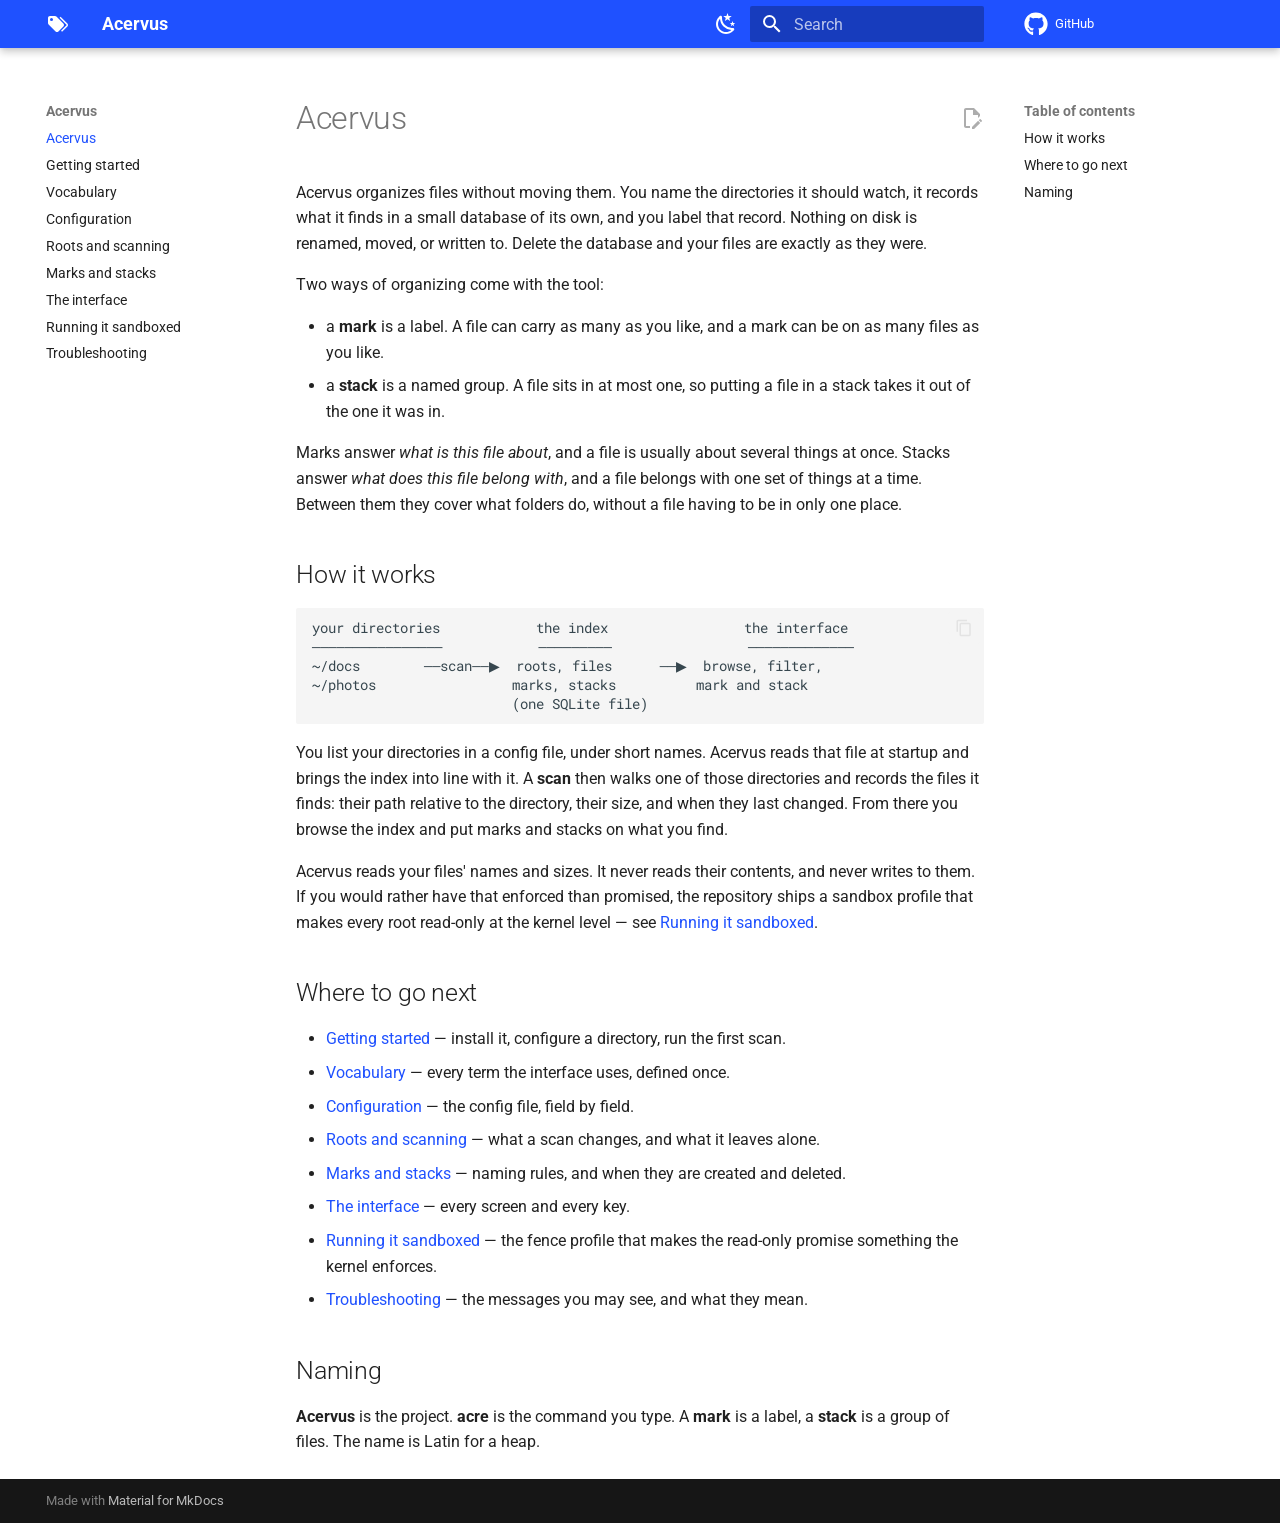
<file: index.html>
<!doctype html>
<html lang="en" class="no-js">
  <head>
    
      <meta charset="utf-8">
      <meta name="viewport" content="width=device-width,initial-scale=1">
      
        <meta name="description" content="User's manual for Acervus, a filesystem tagging tool">
      
      
      
        <link rel="canonical" href="https://acervus.fancysnake.dev/">
      
      
      
        <link rel="next" href="getting-started/">
      
      
        
      
      
      <link rel="icon" href="assets/images/favicon.png">
      <meta name="generator" content="mkdocs-1.6.1, mkdocs-material-9.8.1">
    
    
      
        <title>Acervus</title>
      
    
    
      <link rel="stylesheet" href="assets/stylesheets/main.57a0d79d.min.css">
      
        
        <link rel="stylesheet" href="assets/stylesheets/palette.fb2fffe2.min.css">
      
      


    
    
      
    
    
      
        
        
        <link rel="preconnect" href="https://fonts.gstatic.com" crossorigin>
        <link rel="stylesheet" href="https://fonts.googleapis.com/css?family=Roboto:300,300i,400,400i,700,700i%7CRoboto+Mono:400,400i,700,700i&display=fallback">
        <style>:root{--md-text-font:"Roboto";--md-code-font:"Roboto Mono"}</style>
      
    
    
      <link rel="stylesheet" href="stylesheets/extra.css">
    
    <script>__md_scope=new URL(".",location),__md_hash=e=>[...e].reduce(((e,_)=>(e<<5)-e+_.charCodeAt(0)),0),__md_get=(e,_=localStorage,t=__md_scope)=>JSON.parse(_.getItem(t.pathname+"."+e)),__md_set=(e,_,t=localStorage,a=__md_scope)=>{try{t.setItem(a.pathname+"."+e,JSON.stringify(_))}catch(e){}}</script>
    
      

    
    
  </head>
  
  
    
    
      
    
    
    
    
    <body dir="ltr" data-md-color-scheme="default" data-md-color-primary="custom" data-md-color-accent="custom">
  
    
    <input class="md-toggle" data-md-toggle="drawer" type="checkbox" id="__drawer" autocomplete="off">
    <input class="md-toggle" data-md-toggle="search" type="checkbox" id="__search" autocomplete="off">
    <label class="md-overlay" for="__drawer"></label>
    <div data-md-component="skip">
      
        
        <a href="#acervus" class="md-skip">
          Skip to content
        </a>
      
    </div>
    <div data-md-component="announce">
      
    </div>
    
    
      

  

<header class="md-header md-header--shadow" data-md-component="header">
  <nav class="md-header__inner md-grid" aria-label="Header">
    <a href="." title="Acervus" class="md-header__button md-logo" aria-label="Acervus" data-md-component="logo">
      
  
  <svg xmlns="http://www.w3.org/2000/svg" viewBox="0 0 24 24"><path d="M5.5 9A1.5 1.5 0 0 0 7 7.5 1.5 1.5 0 0 0 5.5 6 1.5 1.5 0 0 0 4 7.5 1.5 1.5 0 0 0 5.5 9m11.91 2.58c.36.36.59.86.59 1.42 0 .55-.22 1.05-.59 1.41l-5 5a1.996 1.996 0 0 1-2.83 0l-6.99-6.99C2.22 12.05 2 11.55 2 11V6c0-1.11.89-2 2-2h5c.55 0 1.05.22 1.41.58zm-3.87-5.87 1-1 6.87 6.87c.37.36.59.87.59 1.42s-.22 1.05-.58 1.41l-5.38 5.38-1-1L20.75 13z"/></svg>

    </a>
    <label class="md-header__button md-icon" for="__drawer">
      
      <svg xmlns="http://www.w3.org/2000/svg" viewBox="0 0 24 24"><path d="M3 6h18v2H3zm0 5h18v2H3zm0 5h18v2H3z"/></svg>
    </label>
    <div class="md-header__title" data-md-component="header-title">
      <div class="md-header__ellipsis">
        <div class="md-header__topic">
          <span class="md-ellipsis">
            Acervus
          </span>
        </div>
        <div class="md-header__topic" data-md-component="header-topic">
          <span class="md-ellipsis">
            
              Acervus
            
          </span>
        </div>
      </div>
    </div>
    
      
        <form class="md-header__option" data-md-component="palette">
  
    
    
    
    <input class="md-option" data-md-color-media="(prefers-color-scheme: light)" data-md-color-scheme="default" data-md-color-primary="custom" data-md-color-accent="custom"  aria-label="Switch to dark mode"  type="radio" name="__palette" id="__palette_0">
    
      <label class="md-header__button md-icon" title="Switch to dark mode" for="__palette_1" hidden>
        <svg xmlns="http://www.w3.org/2000/svg" viewBox="0 0 24 24"><path d="m17.75 4.09-2.53 1.94.91 3.06-2.63-1.81-2.63 1.81.91-3.06-2.53-1.94L12.44 4l1.06-3 1.06 3zm3.5 6.91-1.64 1.25.59 1.98-1.7-1.17-1.7 1.17.59-1.98L15.75 11l2.06-.05L18.5 9l.69 1.95zm-2.28 4.95c.83-.08 1.72 1.1 1.19 1.85-.32.45-.66.87-1.08 1.27C15.17 23 8.84 23 4.94 19.07c-3.91-3.9-3.91-10.24 0-14.14.4-.4.82-.76 1.27-1.08.75-.53 1.93.36 1.85 1.19-.27 2.86.69 5.83 2.89 8.02a9.96 9.96 0 0 0 8.02 2.89m-1.64 2.02a12.08 12.08 0 0 1-7.8-3.47c-2.17-2.19-3.33-5-3.49-7.82-2.81 3.14-2.7 7.96.31 10.98 3.02 3.01 7.84 3.12 10.98.31"/></svg>
      </label>
    
  
    
    
    
    <input class="md-option" data-md-color-media="(prefers-color-scheme: dark)" data-md-color-scheme="slate" data-md-color-primary="custom" data-md-color-accent="custom"  aria-label="Switch to light mode"  type="radio" name="__palette" id="__palette_1">
    
      <label class="md-header__button md-icon" title="Switch to light mode" for="__palette_0" hidden>
        <svg xmlns="http://www.w3.org/2000/svg" viewBox="0 0 24 24"><path d="M12 7a5 5 0 0 1 5 5 5 5 0 0 1-5 5 5 5 0 0 1-5-5 5 5 0 0 1 5-5m0 2a3 3 0 0 0-3 3 3 3 0 0 0 3 3 3 3 0 0 0 3-3 3 3 0 0 0-3-3m0-7 2.39 3.42C13.65 5.15 12.84 5 12 5s-1.65.15-2.39.42zM3.34 7l4.16-.35A7.2 7.2 0 0 0 5.94 8.5c-.44.74-.69 1.5-.83 2.29zm.02 10 1.76-3.77a7.131 7.131 0 0 0 2.38 4.14zM20.65 7l-1.77 3.79a7.02 7.02 0 0 0-2.38-4.15zm-.01 10-4.14.36c.59-.51 1.12-1.14 1.54-1.86.42-.73.69-1.5.83-2.29zM12 22l-2.41-3.44c.74.27 1.55.44 2.41.44.82 0 1.63-.17 2.37-.44z"/></svg>
      </label>
    
  
</form>
      
    
    
      <script>var palette=__md_get("__palette");if(palette&&palette.color){if("(prefers-color-scheme)"===palette.color.media){var media=matchMedia("(prefers-color-scheme: light)"),input=document.querySelector(media.matches?"[data-md-color-media='(prefers-color-scheme: light)']":"[data-md-color-media='(prefers-color-scheme: dark)']");palette.color.media=input.getAttribute("data-md-color-media"),palette.color.scheme=input.getAttribute("data-md-color-scheme"),palette.color.primary=input.getAttribute("data-md-color-primary"),palette.color.accent=input.getAttribute("data-md-color-accent")}for(var[key,value]of Object.entries(palette.color))document.body.setAttribute("data-md-color-"+key,value)}</script>
    
    
    
      
      
        <label class="md-header__button md-icon" for="__search">
          
          <svg xmlns="http://www.w3.org/2000/svg" viewBox="0 0 24 24"><path d="M9.5 3A6.5 6.5 0 0 1 16 9.5c0 1.61-.59 3.09-1.56 4.23l.27.27h.79l5 5-1.5 1.5-5-5v-.79l-.27-.27A6.52 6.52 0 0 1 9.5 16 6.5 6.5 0 0 1 3 9.5 6.5 6.5 0 0 1 9.5 3m0 2C7 5 5 7 5 9.5S7 14 9.5 14 14 12 14 9.5 12 5 9.5 5"/></svg>
        </label>
        <div class="md-search" data-md-component="search" role="dialog">
  <label class="md-search__overlay" for="__search"></label>
  <div class="md-search__inner" role="search">
    <form class="md-search__form" name="search">
      <input type="text" class="md-search__input" name="query" aria-label="Search" placeholder="Search" autocapitalize="off" autocorrect="off" autocomplete="off" spellcheck="false" data-md-component="search-query" required>
      <label class="md-search__icon md-icon" for="__search">
        
        <svg xmlns="http://www.w3.org/2000/svg" viewBox="0 0 24 24"><path d="M9.5 3A6.5 6.5 0 0 1 16 9.5c0 1.61-.59 3.09-1.56 4.23l.27.27h.79l5 5-1.5 1.5-5-5v-.79l-.27-.27A6.52 6.52 0 0 1 9.5 16 6.5 6.5 0 0 1 3 9.5 6.5 6.5 0 0 1 9.5 3m0 2C7 5 5 7 5 9.5S7 14 9.5 14 14 12 14 9.5 12 5 9.5 5"/></svg>
        
        <svg xmlns="http://www.w3.org/2000/svg" viewBox="0 0 24 24"><path d="M20 11v2H8l5.5 5.5-1.42 1.42L4.16 12l7.92-7.92L13.5 5.5 8 11z"/></svg>
      </label>
      <nav class="md-search__options" aria-label="Search">
        
        <button type="reset" class="md-search__icon md-icon" title="Clear" aria-label="Clear" tabindex="-1">
          
          <svg xmlns="http://www.w3.org/2000/svg" viewBox="0 0 24 24"><path d="M19 6.41 17.59 5 12 10.59 6.41 5 5 6.41 10.59 12 5 17.59 6.41 19 12 13.41 17.59 19 19 17.59 13.41 12z"/></svg>
        </button>
      </nav>
      
        <div class="md-search__suggest" data-md-component="search-suggest"></div>
      
    </form>
    <div class="md-search__output">
      <div class="md-search__scrollwrap" tabindex="0" data-md-scrollfix>
        <div class="md-search-result" data-md-component="search-result">
          <div class="md-search-result__meta">
            Initializing search
          </div>
          <ol class="md-search-result__list" role="presentation"></ol>
        </div>
      </div>
    </div>
  </div>
</div>
      
    
    
      <div class="md-header__source">
        <a href="https://github.com/fancysnake/acervus" title="Go to repository" class="md-source" data-md-component="source">
  <div class="md-source__icon md-icon">
    
    <svg xmlns="http://www.w3.org/2000/svg" viewBox="0 0 512 512"><!--! Font Awesome Free 7.1.0 by @fontawesome - https://fontawesome.com License - https://fontawesome.com/license/free (Icons: CC BY 4.0, Fonts: SIL OFL 1.1, Code: MIT License) Copyright 2025 Fonticons, Inc.--><path d="M173.9 397.4c0 2-2.3 3.6-5.2 3.6-3.3.3-5.6-1.3-5.6-3.6 0-2 2.3-3.6 5.2-3.6 3-.3 5.6 1.3 5.6 3.6m-31.1-4.5c-.7 2 1.3 4.3 4.3 4.9 2.6 1 5.6 0 6.2-2s-1.3-4.3-4.3-5.2c-2.6-.7-5.5.3-6.2 2.3m44.2-1.7c-2.9.7-4.9 2.6-4.6 4.9.3 2 2.9 3.3 5.9 2.6 2.9-.7 4.9-2.6 4.6-4.6-.3-1.9-3-3.2-5.9-2.9M252.8 8C114.1 8 8 113.3 8 252c0 110.9 69.8 205.8 169.5 239.2 12.8 2.3 17.3-5.6 17.3-12.1 0-6.2-.3-40.4-.3-61.4 0 0-70 15-84.7-29.8 0 0-11.4-29.1-27.8-36.6 0 0-22.9-15.7 1.6-15.4 0 0 24.9 2 38.6 25.8 21.9 38.6 58.6 27.5 72.9 20.9 2.3-16 8.8-27.1 16-33.7-55.9-6.2-112.3-14.3-112.3-110.5 0-27.5 7.6-41.3 23.6-58.9-2.6-6.5-11.1-33.3 2.6-67.9 20.9-6.5 69 27 69 27 20-5.6 41.5-8.5 62.8-8.5s42.8 2.9 62.8 8.5c0 0 48.1-33.6 69-27 13.7 34.7 5.2 61.4 2.6 67.9 16 17.7 25.8 31.5 25.8 58.9 0 96.5-58.9 104.2-114.8 110.5 9.2 7.9 17 22.9 17 46.4 0 33.7-.3 75.4-.3 83.6 0 6.5 4.6 14.4 17.3 12.1C436.2 457.8 504 362.9 504 252 504 113.3 391.5 8 252.8 8M105.2 352.9c-1.3 1-1 3.3.7 5.2 1.6 1.6 3.9 2.3 5.2 1 1.3-1 1-3.3-.7-5.2-1.6-1.6-3.9-2.3-5.2-1m-10.8-8.1c-.7 1.3.3 2.9 2.3 3.9 1.6 1 3.6.7 4.3-.7.7-1.3-.3-2.9-2.3-3.9-2-.6-3.6-.3-4.3.7m32.4 35.6c-1.6 1.3-1 4.3 1.3 6.2 2.3 2.3 5.2 2.6 6.5 1 1.3-1.3.7-4.3-1.3-6.2-2.2-2.3-5.2-2.6-6.5-1m-11.4-14.7c-1.6 1-1.6 3.6 0 5.9s4.3 3.3 5.6 2.3c1.6-1.3 1.6-3.9 0-6.2-1.4-2.3-4-3.3-5.6-2"/></svg>
  </div>
  <div class="md-source__repository">
    GitHub
  </div>
</a>
      </div>
    
  </nav>
  
</header>
    
    <div class="md-container" data-md-component="container">
      
      
        
          
        
      
      <main class="md-main" data-md-component="main">
        <div class="md-main__inner md-grid">
          
            
              
              <div class="md-sidebar md-sidebar--primary" data-md-component="sidebar" data-md-type="navigation" >
                <div class="md-sidebar__scrollwrap">
                  <div class="md-sidebar__inner">
                    



<nav class="md-nav md-nav--primary" aria-label="Navigation" data-md-level="0">
  <label class="md-nav__title" for="__drawer">
    <a href="." title="Acervus" class="md-nav__button md-logo" aria-label="Acervus" data-md-component="logo">
      
  
  <svg xmlns="http://www.w3.org/2000/svg" viewBox="0 0 24 24"><path d="M5.5 9A1.5 1.5 0 0 0 7 7.5 1.5 1.5 0 0 0 5.5 6 1.5 1.5 0 0 0 4 7.5 1.5 1.5 0 0 0 5.5 9m11.91 2.58c.36.36.59.86.59 1.42 0 .55-.22 1.05-.59 1.41l-5 5a1.996 1.996 0 0 1-2.83 0l-6.99-6.99C2.22 12.05 2 11.55 2 11V6c0-1.11.89-2 2-2h5c.55 0 1.05.22 1.41.58zm-3.87-5.87 1-1 6.87 6.87c.37.36.59.87.59 1.42s-.22 1.05-.58 1.41l-5.38 5.38-1-1L20.75 13z"/></svg>

    </a>
    Acervus
  </label>
  
    <div class="md-nav__source">
      <a href="https://github.com/fancysnake/acervus" title="Go to repository" class="md-source" data-md-component="source">
  <div class="md-source__icon md-icon">
    
    <svg xmlns="http://www.w3.org/2000/svg" viewBox="0 0 512 512"><!--! Font Awesome Free 7.1.0 by @fontawesome - https://fontawesome.com License - https://fontawesome.com/license/free (Icons: CC BY 4.0, Fonts: SIL OFL 1.1, Code: MIT License) Copyright 2025 Fonticons, Inc.--><path d="M173.9 397.4c0 2-2.3 3.6-5.2 3.6-3.3.3-5.6-1.3-5.6-3.6 0-2 2.3-3.6 5.2-3.6 3-.3 5.6 1.3 5.6 3.6m-31.1-4.5c-.7 2 1.3 4.3 4.3 4.9 2.6 1 5.6 0 6.2-2s-1.3-4.3-4.3-5.2c-2.6-.7-5.5.3-6.2 2.3m44.2-1.7c-2.9.7-4.9 2.6-4.6 4.9.3 2 2.9 3.3 5.9 2.6 2.9-.7 4.9-2.6 4.6-4.6-.3-1.9-3-3.2-5.9-2.9M252.8 8C114.1 8 8 113.3 8 252c0 110.9 69.8 205.8 169.5 239.2 12.8 2.3 17.3-5.6 17.3-12.1 0-6.2-.3-40.4-.3-61.4 0 0-70 15-84.7-29.8 0 0-11.4-29.1-27.8-36.6 0 0-22.9-15.7 1.6-15.4 0 0 24.9 2 38.6 25.8 21.9 38.6 58.6 27.5 72.9 20.9 2.3-16 8.8-27.1 16-33.7-55.9-6.2-112.3-14.3-112.3-110.5 0-27.5 7.6-41.3 23.6-58.9-2.6-6.5-11.1-33.3 2.6-67.9 20.9-6.5 69 27 69 27 20-5.6 41.5-8.5 62.8-8.5s42.8 2.9 62.8 8.5c0 0 48.1-33.6 69-27 13.7 34.7 5.2 61.4 2.6 67.9 16 17.7 25.8 31.5 25.8 58.9 0 96.5-58.9 104.2-114.8 110.5 9.2 7.9 17 22.9 17 46.4 0 33.7-.3 75.4-.3 83.6 0 6.5 4.6 14.4 17.3 12.1C436.2 457.8 504 362.9 504 252 504 113.3 391.5 8 252.8 8M105.2 352.9c-1.3 1-1 3.3.7 5.2 1.6 1.6 3.9 2.3 5.2 1 1.3-1 1-3.3-.7-5.2-1.6-1.6-3.9-2.3-5.2-1m-10.8-8.1c-.7 1.3.3 2.9 2.3 3.9 1.6 1 3.6.7 4.3-.7.7-1.3-.3-2.9-2.3-3.9-2-.6-3.6-.3-4.3.7m32.4 35.6c-1.6 1.3-1 4.3 1.3 6.2 2.3 2.3 5.2 2.6 6.5 1 1.3-1.3.7-4.3-1.3-6.2-2.2-2.3-5.2-2.6-6.5-1m-11.4-14.7c-1.6 1-1.6 3.6 0 5.9s4.3 3.3 5.6 2.3c1.6-1.3 1.6-3.9 0-6.2-1.4-2.3-4-3.3-5.6-2"/></svg>
  </div>
  <div class="md-source__repository">
    GitHub
  </div>
</a>
    </div>
  
  <ul class="md-nav__list" data-md-scrollfix>
    
      
      
  
  
    
  
  
  
    <li class="md-nav__item md-nav__item--active">
      
      <input class="md-nav__toggle md-toggle" type="checkbox" id="__toc">
      
      
        
      
      
        <label class="md-nav__link md-nav__link--active" for="__toc">
          
  
  
  <span class="md-ellipsis">
    
  
    Acervus
  

    
  </span>
  
  

          <span class="md-nav__icon md-icon"></span>
        </label>
      
      <a href="." class="md-nav__link md-nav__link--active">
        
  
  
  <span class="md-ellipsis">
    
  
    Acervus
  

    
  </span>
  
  

      </a>
      
        

<nav class="md-nav md-nav--secondary" aria-label="Table of contents">
  
  
  
    
  
  
    <label class="md-nav__title" for="__toc">
      <span class="md-nav__icon md-icon"></span>
      Table of contents
    </label>
    <ul class="md-nav__list" data-md-component="toc" data-md-scrollfix>
      
        <li class="md-nav__item">
  <a href="#how-it-works" class="md-nav__link">
    <span class="md-ellipsis">
      
        How it works
      
    </span>
  </a>
  
</li>
      
        <li class="md-nav__item">
  <a href="#where-to-go-next" class="md-nav__link">
    <span class="md-ellipsis">
      
        Where to go next
      
    </span>
  </a>
  
</li>
      
        <li class="md-nav__item">
  <a href="#naming" class="md-nav__link">
    <span class="md-ellipsis">
      
        Naming
      
    </span>
  </a>
  
</li>
      
    </ul>
  
</nav>
      
    </li>
  

    
      
      
  
  
  
  
    <li class="md-nav__item">
      <a href="getting-started/" class="md-nav__link">
        
  
  
  <span class="md-ellipsis">
    
  
    Getting started
  

    
  </span>
  
  

      </a>
    </li>
  

    
      
      
  
  
  
  
    <li class="md-nav__item">
      <a href="vocabulary/" class="md-nav__link">
        
  
  
  <span class="md-ellipsis">
    
  
    Vocabulary
  

    
  </span>
  
  

      </a>
    </li>
  

    
      
      
  
  
  
  
    <li class="md-nav__item">
      <a href="configuration/" class="md-nav__link">
        
  
  
  <span class="md-ellipsis">
    
  
    Configuration
  

    
  </span>
  
  

      </a>
    </li>
  

    
      
      
  
  
  
  
    <li class="md-nav__item">
      <a href="roots-and-scanning/" class="md-nav__link">
        
  
  
  <span class="md-ellipsis">
    
  
    Roots and scanning
  

    
  </span>
  
  

      </a>
    </li>
  

    
      
      
  
  
  
  
    <li class="md-nav__item">
      <a href="marks-and-stacks/" class="md-nav__link">
        
  
  
  <span class="md-ellipsis">
    
  
    Marks and stacks
  

    
  </span>
  
  

      </a>
    </li>
  

    
      
      
  
  
  
  
    <li class="md-nav__item">
      <a href="interface/" class="md-nav__link">
        
  
  
  <span class="md-ellipsis">
    
  
    The interface
  

    
  </span>
  
  

      </a>
    </li>
  

    
      
      
  
  
  
  
    <li class="md-nav__item">
      <a href="sandboxing/" class="md-nav__link">
        
  
  
  <span class="md-ellipsis">
    
  
    Running it sandboxed
  

    
  </span>
  
  

      </a>
    </li>
  

    
      
      
  
  
  
  
    <li class="md-nav__item">
      <a href="troubleshooting/" class="md-nav__link">
        
  
  
  <span class="md-ellipsis">
    
  
    Troubleshooting
  

    
  </span>
  
  

      </a>
    </li>
  

    
  </ul>
</nav>
                  </div>
                </div>
              </div>
            
            
              
              <div class="md-sidebar md-sidebar--secondary" data-md-component="sidebar" data-md-type="toc" >
                <div class="md-sidebar__scrollwrap">
                  <div class="md-sidebar__inner">
                    

<nav class="md-nav md-nav--secondary" aria-label="Table of contents">
  
  
  
    
  
  
    <label class="md-nav__title" for="__toc">
      <span class="md-nav__icon md-icon"></span>
      Table of contents
    </label>
    <ul class="md-nav__list" data-md-component="toc" data-md-scrollfix>
      
        <li class="md-nav__item">
  <a href="#how-it-works" class="md-nav__link">
    <span class="md-ellipsis">
      
        How it works
      
    </span>
  </a>
  
</li>
      
        <li class="md-nav__item">
  <a href="#where-to-go-next" class="md-nav__link">
    <span class="md-ellipsis">
      
        Where to go next
      
    </span>
  </a>
  
</li>
      
        <li class="md-nav__item">
  <a href="#naming" class="md-nav__link">
    <span class="md-ellipsis">
      
        Naming
      
    </span>
  </a>
  
</li>
      
    </ul>
  
</nav>
                  </div>
                </div>
              </div>
            
          
          
            <div class="md-content" data-md-component="content">
              
              <article class="md-content__inner md-typeset">
                
                  


  
    <a href="https://github.com/fancysnake/acervus/edit/main/docs/index.md" title="Edit this page" class="md-content__button md-icon" rel="edit">
      
      <svg xmlns="http://www.w3.org/2000/svg" viewBox="0 0 24 24"><path d="M10 20H6V4h7v5h5v3.1l2-2V8l-6-6H6c-1.1 0-2 .9-2 2v16c0 1.1.9 2 2 2h4zm10.2-7c.1 0 .3.1.4.2l1.3 1.3c.2.2.2.6 0 .8l-1 1-2.1-2.1 1-1c.1-.1.2-.2.4-.2m0 3.9L14.1 23H12v-2.1l6.1-6.1z"/></svg>
    </a>
  
  


<h1 id="acervus">Acervus<a class="headerlink" href="#acervus" title="Permanent link">&para;</a></h1>
<p>Acervus organizes files without moving them. You name the directories it should
watch, it records what it finds in a small database of its own, and you label
that record. Nothing on disk is renamed, moved, or written to. Delete the
database and your files are exactly as they were.</p>
<p>Two ways of organizing come with the tool:</p>
<ul>
<li>a <strong>mark</strong> is a label. A file can carry as many as you like, and a mark can be
  on as many files as you like.</li>
<li>a <strong>stack</strong> is a named group. A file sits in at most one, so putting a file in
  a stack takes it out of the one it was in.</li>
</ul>
<p>Marks answer <em>what is this file about</em>, and a file is usually about several
things at once. Stacks answer <em>what does this file belong with</em>, and a file
belongs with one set of things at a time. Between them they cover what folders
do, without a file having to be in only one place.</p>
<h2 id="how-it-works">How it works<a class="headerlink" href="#how-it-works" title="Permanent link">&para;</a></h2>
<div class="highlight"><pre><span></span><code>your directories            the index                 the interface
────────────────            ─────────                 ─────────────
~/docs        ──scan──▶  roots, files      ──▶  browse, filter,
~/photos                 marks, stacks          mark and stack
                         (one SQLite file)
</code></pre></div>
<p>You list your directories in a config file, under short names. Acervus reads
that file at startup and brings the index into line with it. A <strong>scan</strong> then
walks one of those directories and records the files it finds: their path
relative to the directory, their size, and when they last changed. From there
you browse the index and put marks and stacks on what you find.</p>
<p>Acervus reads your files' names and sizes. It never reads their contents, and
never writes to them. If you would rather have that enforced than promised, the
repository ships a sandbox profile that makes every root read-only at the kernel
level — see <a href="sandboxing/">Running it sandboxed</a>.</p>
<h2 id="where-to-go-next">Where to go next<a class="headerlink" href="#where-to-go-next" title="Permanent link">&para;</a></h2>
<ul>
<li><a href="getting-started/">Getting started</a> — install it, configure a directory,
  run the first scan.</li>
<li><a href="vocabulary/">Vocabulary</a> — every term the interface uses, defined once.</li>
<li><a href="configuration/">Configuration</a> — the config file, field by field.</li>
<li><a href="roots-and-scanning/">Roots and scanning</a> — what a scan changes, and what it
  leaves alone.</li>
<li><a href="marks-and-stacks/">Marks and stacks</a> — naming rules, and when they are
  created and deleted.</li>
<li><a href="interface/">The interface</a> — every screen and every key.</li>
<li><a href="sandboxing/">Running it sandboxed</a> — the fence profile that makes the
  read-only promise something the kernel enforces.</li>
<li><a href="troubleshooting/">Troubleshooting</a> — the messages you may see, and what
  they mean.</li>
</ul>
<h2 id="naming">Naming<a class="headerlink" href="#naming" title="Permanent link">&para;</a></h2>
<p><strong>Acervus</strong> is the project. <strong>acre</strong> is the command you type. A <strong>mark</strong> is a
label, a <strong>stack</strong> is a group of files. The name is Latin for a heap.</p>












                
              </article>
            </div>
          
          
<script>var target=document.getElementById(location.hash.slice(1));target&&target.name&&(target.checked=target.name.startsWith("__tabbed_"))</script>
        </div>
        
          <button type="button" class="md-top md-icon" data-md-component="top" hidden>
  
  <svg xmlns="http://www.w3.org/2000/svg" viewBox="0 0 24 24"><path d="M13 20h-2V8l-5.5 5.5-1.42-1.42L12 4.16l7.92 7.92-1.42 1.42L13 8z"/></svg>
  Back to top
</button>
        
      </main>
      
        <footer class="md-footer">
  
  <div class="md-footer-meta md-typeset">
    <div class="md-footer-meta__inner md-grid">
      <div class="md-copyright">
  
  
    Made with
    <a href="https://squidfunk.github.io/mkdocs-material/" target="_blank" rel="noopener">
      Material for MkDocs
    </a>
  
</div>
      
    </div>
  </div>
</footer>
      
    </div>
    <div class="md-dialog" data-md-component="dialog">
      <div class="md-dialog__inner md-typeset"></div>
    </div>
    
    
    
      
      
      <script id="__config" type="application/json">{"annotate": null, "base": ".", "features": ["navigation.instant", "navigation.top", "navigation.tracking", "content.action.edit", "content.code.copy", "search.suggest", "search.highlight", "toc.follow"], "search": "assets/javascripts/workers/search.a7633da7.min.js", "tags": null, "translations": {"clipboard.copied": "Copied to clipboard", "clipboard.copy": "Copy to clipboard", "search.result.more.one": "1 more on this page", "search.result.more.other": "# more on this page", "search.result.none": "No matching documents", "search.result.one": "1 matching document", "search.result.other": "# matching documents", "search.result.placeholder": "Type to start searching", "search.result.term.missing": "Missing", "select.version": "Select version"}, "version": null}</script>
    
    
      <script src="assets/javascripts/bundle.a5f9d56c.min.js"></script>
      
    
  </body>
</html>
</file>
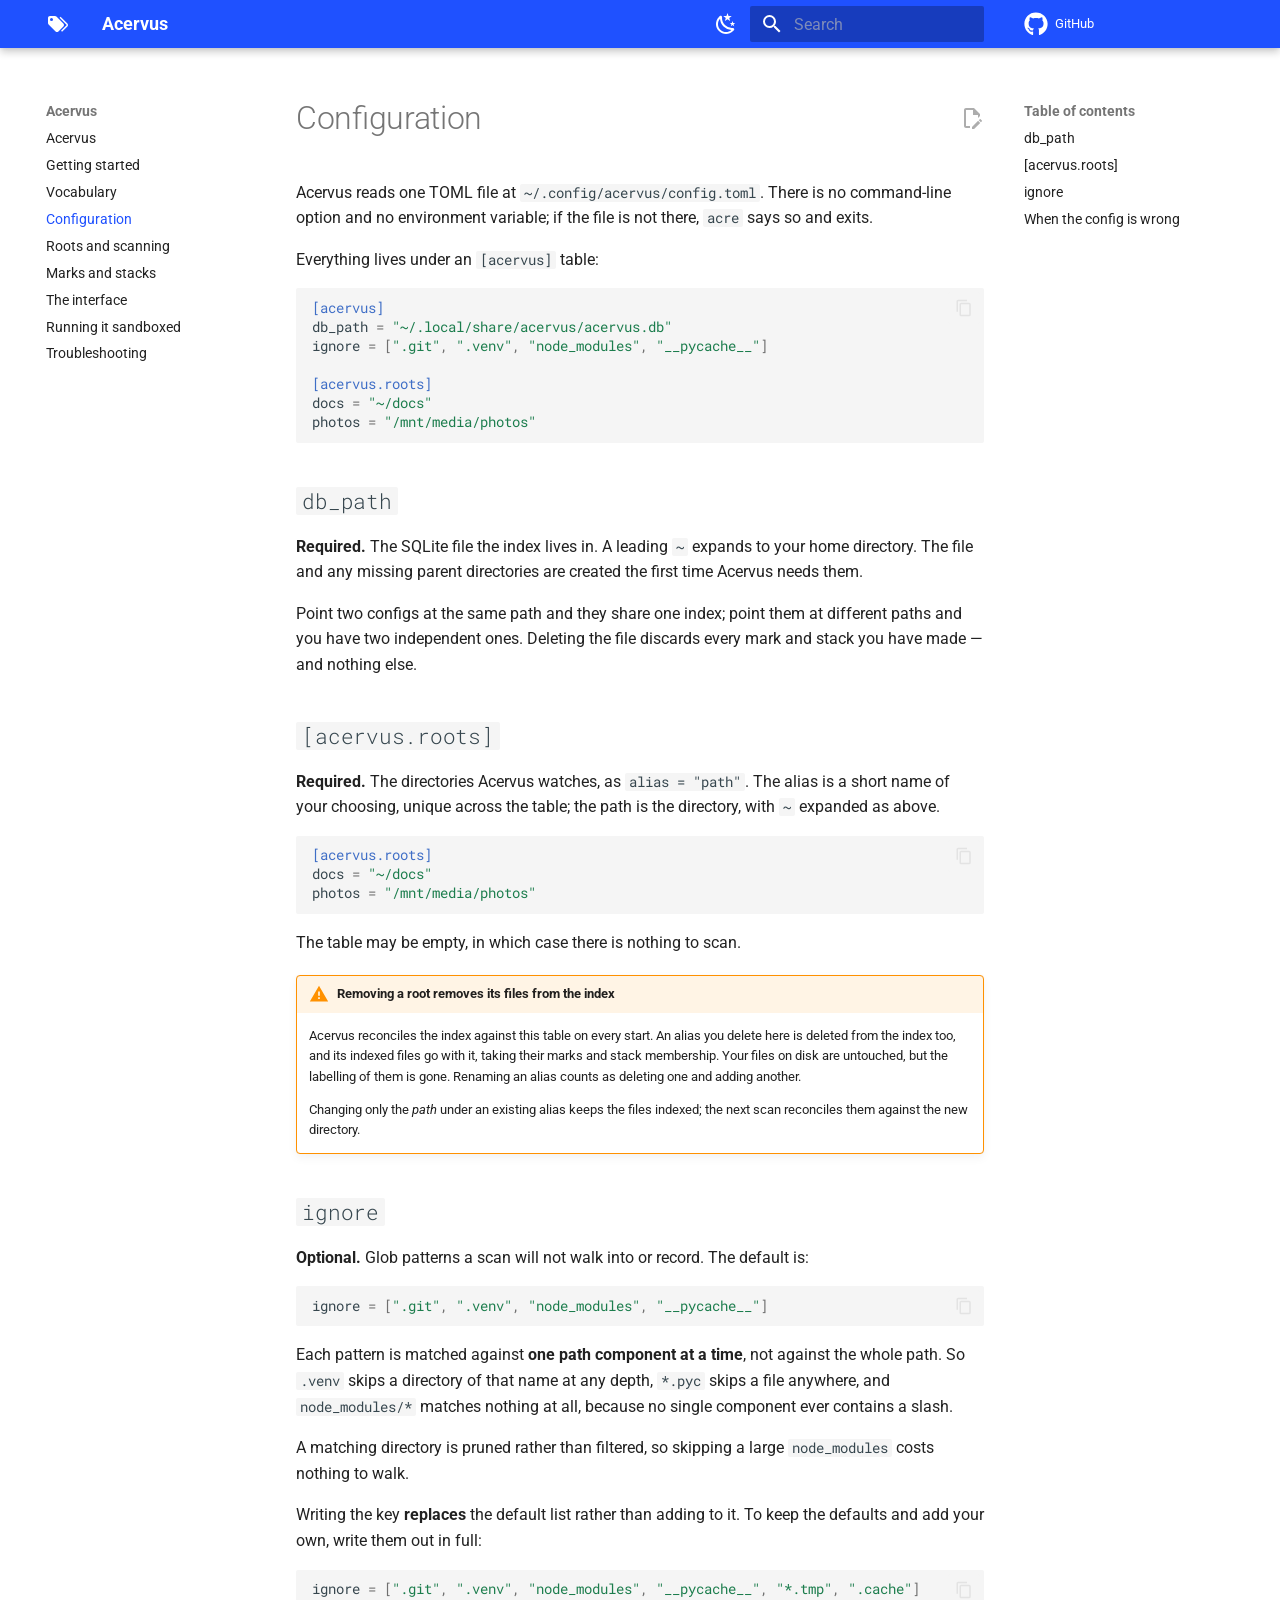
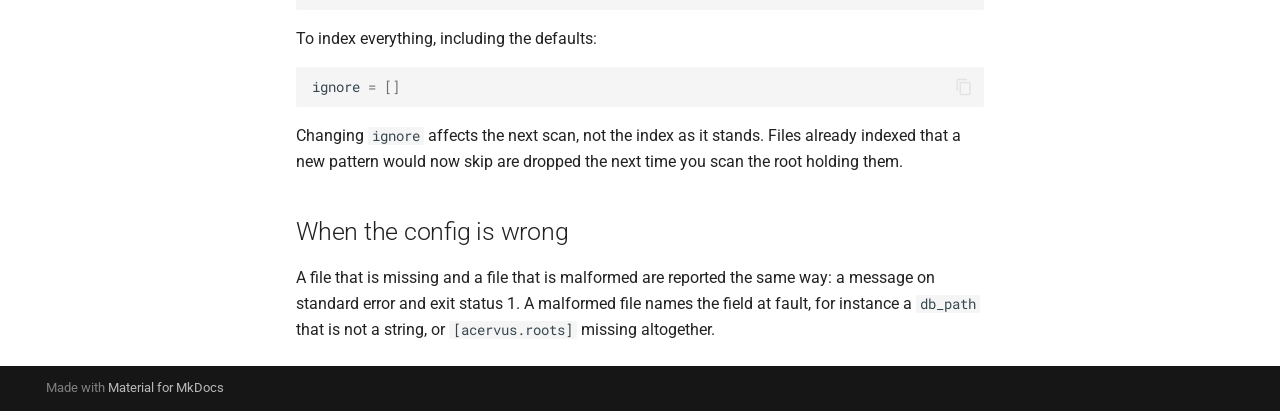
<file: configuration/index.html>
<!doctype html>
<html lang="en" class="no-js">
  <head>
    
      <meta charset="utf-8">
      <meta name="viewport" content="width=device-width,initial-scale=1">
      
        <meta name="description" content="User's manual for Acervus, a filesystem tagging tool">
      
      
      
        <link rel="canonical" href="https://acervus.fancysnake.dev/configuration/">
      
      
        <link rel="prev" href="../vocabulary/">
      
      
        <link rel="next" href="../roots-and-scanning/">
      
      
        
      
      
      <link rel="icon" href="../assets/images/favicon.png">
      <meta name="generator" content="mkdocs-1.6.1, mkdocs-material-9.8.1">
    
    
      
        <title>Configuration - Acervus</title>
      
    
    
      <link rel="stylesheet" href="../assets/stylesheets/main.57a0d79d.min.css">
      
        
        <link rel="stylesheet" href="../assets/stylesheets/palette.fb2fffe2.min.css">
      
      


    
    
      
    
    
      
        
        
        <link rel="preconnect" href="https://fonts.gstatic.com" crossorigin>
        <link rel="stylesheet" href="https://fonts.googleapis.com/css?family=Roboto:300,300i,400,400i,700,700i%7CRoboto+Mono:400,400i,700,700i&display=fallback">
        <style>:root{--md-text-font:"Roboto";--md-code-font:"Roboto Mono"}</style>
      
    
    
      <link rel="stylesheet" href="../stylesheets/extra.css">
    
    <script>__md_scope=new URL("..",location),__md_hash=e=>[...e].reduce(((e,_)=>(e<<5)-e+_.charCodeAt(0)),0),__md_get=(e,_=localStorage,t=__md_scope)=>JSON.parse(_.getItem(t.pathname+"."+e)),__md_set=(e,_,t=localStorage,a=__md_scope)=>{try{t.setItem(a.pathname+"."+e,JSON.stringify(_))}catch(e){}}</script>
    
      

    
    
  </head>
  
  
    
    
      
    
    
    
    
    <body dir="ltr" data-md-color-scheme="default" data-md-color-primary="custom" data-md-color-accent="custom">
  
    
    <input class="md-toggle" data-md-toggle="drawer" type="checkbox" id="__drawer" autocomplete="off">
    <input class="md-toggle" data-md-toggle="search" type="checkbox" id="__search" autocomplete="off">
    <label class="md-overlay" for="__drawer"></label>
    <div data-md-component="skip">
      
        
        <a href="#configuration" class="md-skip">
          Skip to content
        </a>
      
    </div>
    <div data-md-component="announce">
      
    </div>
    
    
      

  

<header class="md-header md-header--shadow" data-md-component="header">
  <nav class="md-header__inner md-grid" aria-label="Header">
    <a href=".." title="Acervus" class="md-header__button md-logo" aria-label="Acervus" data-md-component="logo">
      
  
  <svg xmlns="http://www.w3.org/2000/svg" viewBox="0 0 24 24"><path d="M5.5 9A1.5 1.5 0 0 0 7 7.5 1.5 1.5 0 0 0 5.5 6 1.5 1.5 0 0 0 4 7.5 1.5 1.5 0 0 0 5.5 9m11.91 2.58c.36.36.59.86.59 1.42 0 .55-.22 1.05-.59 1.41l-5 5a1.996 1.996 0 0 1-2.83 0l-6.99-6.99C2.22 12.05 2 11.55 2 11V6c0-1.11.89-2 2-2h5c.55 0 1.05.22 1.41.58zm-3.87-5.87 1-1 6.87 6.87c.37.36.59.87.59 1.42s-.22 1.05-.58 1.41l-5.38 5.38-1-1L20.75 13z"/></svg>

    </a>
    <label class="md-header__button md-icon" for="__drawer">
      
      <svg xmlns="http://www.w3.org/2000/svg" viewBox="0 0 24 24"><path d="M3 6h18v2H3zm0 5h18v2H3zm0 5h18v2H3z"/></svg>
    </label>
    <div class="md-header__title" data-md-component="header-title">
      <div class="md-header__ellipsis">
        <div class="md-header__topic">
          <span class="md-ellipsis">
            Acervus
          </span>
        </div>
        <div class="md-header__topic" data-md-component="header-topic">
          <span class="md-ellipsis">
            
              Configuration
            
          </span>
        </div>
      </div>
    </div>
    
      
        <form class="md-header__option" data-md-component="palette">
  
    
    
    
    <input class="md-option" data-md-color-media="(prefers-color-scheme: light)" data-md-color-scheme="default" data-md-color-primary="custom" data-md-color-accent="custom"  aria-label="Switch to dark mode"  type="radio" name="__palette" id="__palette_0">
    
      <label class="md-header__button md-icon" title="Switch to dark mode" for="__palette_1" hidden>
        <svg xmlns="http://www.w3.org/2000/svg" viewBox="0 0 24 24"><path d="m17.75 4.09-2.53 1.94.91 3.06-2.63-1.81-2.63 1.81.91-3.06-2.53-1.94L12.44 4l1.06-3 1.06 3zm3.5 6.91-1.64 1.25.59 1.98-1.7-1.17-1.7 1.17.59-1.98L15.75 11l2.06-.05L18.5 9l.69 1.95zm-2.28 4.95c.83-.08 1.72 1.1 1.19 1.85-.32.45-.66.87-1.08 1.27C15.17 23 8.84 23 4.94 19.07c-3.91-3.9-3.91-10.24 0-14.14.4-.4.82-.76 1.27-1.08.75-.53 1.93.36 1.85 1.19-.27 2.86.69 5.83 2.89 8.02a9.96 9.96 0 0 0 8.02 2.89m-1.64 2.02a12.08 12.08 0 0 1-7.8-3.47c-2.17-2.19-3.33-5-3.49-7.82-2.81 3.14-2.7 7.96.31 10.98 3.02 3.01 7.84 3.12 10.98.31"/></svg>
      </label>
    
  
    
    
    
    <input class="md-option" data-md-color-media="(prefers-color-scheme: dark)" data-md-color-scheme="slate" data-md-color-primary="custom" data-md-color-accent="custom"  aria-label="Switch to light mode"  type="radio" name="__palette" id="__palette_1">
    
      <label class="md-header__button md-icon" title="Switch to light mode" for="__palette_0" hidden>
        <svg xmlns="http://www.w3.org/2000/svg" viewBox="0 0 24 24"><path d="M12 7a5 5 0 0 1 5 5 5 5 0 0 1-5 5 5 5 0 0 1-5-5 5 5 0 0 1 5-5m0 2a3 3 0 0 0-3 3 3 3 0 0 0 3 3 3 3 0 0 0 3-3 3 3 0 0 0-3-3m0-7 2.39 3.42C13.65 5.15 12.84 5 12 5s-1.65.15-2.39.42zM3.34 7l4.16-.35A7.2 7.2 0 0 0 5.94 8.5c-.44.74-.69 1.5-.83 2.29zm.02 10 1.76-3.77a7.131 7.131 0 0 0 2.38 4.14zM20.65 7l-1.77 3.79a7.02 7.02 0 0 0-2.38-4.15zm-.01 10-4.14.36c.59-.51 1.12-1.14 1.54-1.86.42-.73.69-1.5.83-2.29zM12 22l-2.41-3.44c.74.27 1.55.44 2.41.44.82 0 1.63-.17 2.37-.44z"/></svg>
      </label>
    
  
</form>
      
    
    
      <script>var palette=__md_get("__palette");if(palette&&palette.color){if("(prefers-color-scheme)"===palette.color.media){var media=matchMedia("(prefers-color-scheme: light)"),input=document.querySelector(media.matches?"[data-md-color-media='(prefers-color-scheme: light)']":"[data-md-color-media='(prefers-color-scheme: dark)']");palette.color.media=input.getAttribute("data-md-color-media"),palette.color.scheme=input.getAttribute("data-md-color-scheme"),palette.color.primary=input.getAttribute("data-md-color-primary"),palette.color.accent=input.getAttribute("data-md-color-accent")}for(var[key,value]of Object.entries(palette.color))document.body.setAttribute("data-md-color-"+key,value)}</script>
    
    
    
      
      
        <label class="md-header__button md-icon" for="__search">
          
          <svg xmlns="http://www.w3.org/2000/svg" viewBox="0 0 24 24"><path d="M9.5 3A6.5 6.5 0 0 1 16 9.5c0 1.61-.59 3.09-1.56 4.23l.27.27h.79l5 5-1.5 1.5-5-5v-.79l-.27-.27A6.52 6.52 0 0 1 9.5 16 6.5 6.5 0 0 1 3 9.5 6.5 6.5 0 0 1 9.5 3m0 2C7 5 5 7 5 9.5S7 14 9.5 14 14 12 14 9.5 12 5 9.5 5"/></svg>
        </label>
        <div class="md-search" data-md-component="search" role="dialog">
  <label class="md-search__overlay" for="__search"></label>
  <div class="md-search__inner" role="search">
    <form class="md-search__form" name="search">
      <input type="text" class="md-search__input" name="query" aria-label="Search" placeholder="Search" autocapitalize="off" autocorrect="off" autocomplete="off" spellcheck="false" data-md-component="search-query" required>
      <label class="md-search__icon md-icon" for="__search">
        
        <svg xmlns="http://www.w3.org/2000/svg" viewBox="0 0 24 24"><path d="M9.5 3A6.5 6.5 0 0 1 16 9.5c0 1.61-.59 3.09-1.56 4.23l.27.27h.79l5 5-1.5 1.5-5-5v-.79l-.27-.27A6.52 6.52 0 0 1 9.5 16 6.5 6.5 0 0 1 3 9.5 6.5 6.5 0 0 1 9.5 3m0 2C7 5 5 7 5 9.5S7 14 9.5 14 14 12 14 9.5 12 5 9.5 5"/></svg>
        
        <svg xmlns="http://www.w3.org/2000/svg" viewBox="0 0 24 24"><path d="M20 11v2H8l5.5 5.5-1.42 1.42L4.16 12l7.92-7.92L13.5 5.5 8 11z"/></svg>
      </label>
      <nav class="md-search__options" aria-label="Search">
        
        <button type="reset" class="md-search__icon md-icon" title="Clear" aria-label="Clear" tabindex="-1">
          
          <svg xmlns="http://www.w3.org/2000/svg" viewBox="0 0 24 24"><path d="M19 6.41 17.59 5 12 10.59 6.41 5 5 6.41 10.59 12 5 17.59 6.41 19 12 13.41 17.59 19 19 17.59 13.41 12z"/></svg>
        </button>
      </nav>
      
        <div class="md-search__suggest" data-md-component="search-suggest"></div>
      
    </form>
    <div class="md-search__output">
      <div class="md-search__scrollwrap" tabindex="0" data-md-scrollfix>
        <div class="md-search-result" data-md-component="search-result">
          <div class="md-search-result__meta">
            Initializing search
          </div>
          <ol class="md-search-result__list" role="presentation"></ol>
        </div>
      </div>
    </div>
  </div>
</div>
      
    
    
      <div class="md-header__source">
        <a href="https://github.com/fancysnake/acervus" title="Go to repository" class="md-source" data-md-component="source">
  <div class="md-source__icon md-icon">
    
    <svg xmlns="http://www.w3.org/2000/svg" viewBox="0 0 512 512"><!--! Font Awesome Free 7.1.0 by @fontawesome - https://fontawesome.com License - https://fontawesome.com/license/free (Icons: CC BY 4.0, Fonts: SIL OFL 1.1, Code: MIT License) Copyright 2025 Fonticons, Inc.--><path d="M173.9 397.4c0 2-2.3 3.6-5.2 3.6-3.3.3-5.6-1.3-5.6-3.6 0-2 2.3-3.6 5.2-3.6 3-.3 5.6 1.3 5.6 3.6m-31.1-4.5c-.7 2 1.3 4.3 4.3 4.9 2.6 1 5.6 0 6.2-2s-1.3-4.3-4.3-5.2c-2.6-.7-5.5.3-6.2 2.3m44.2-1.7c-2.9.7-4.9 2.6-4.6 4.9.3 2 2.9 3.3 5.9 2.6 2.9-.7 4.9-2.6 4.6-4.6-.3-1.9-3-3.2-5.9-2.9M252.8 8C114.1 8 8 113.3 8 252c0 110.9 69.8 205.8 169.5 239.2 12.8 2.3 17.3-5.6 17.3-12.1 0-6.2-.3-40.4-.3-61.4 0 0-70 15-84.7-29.8 0 0-11.4-29.1-27.8-36.6 0 0-22.9-15.7 1.6-15.4 0 0 24.9 2 38.6 25.8 21.9 38.6 58.6 27.5 72.9 20.9 2.3-16 8.8-27.1 16-33.7-55.9-6.2-112.3-14.3-112.3-110.5 0-27.5 7.6-41.3 23.6-58.9-2.6-6.5-11.1-33.3 2.6-67.9 20.9-6.5 69 27 69 27 20-5.6 41.5-8.5 62.8-8.5s42.8 2.9 62.8 8.5c0 0 48.1-33.6 69-27 13.7 34.7 5.2 61.4 2.6 67.9 16 17.7 25.8 31.5 25.8 58.9 0 96.5-58.9 104.2-114.8 110.5 9.2 7.9 17 22.9 17 46.4 0 33.7-.3 75.4-.3 83.6 0 6.5 4.6 14.4 17.3 12.1C436.2 457.8 504 362.9 504 252 504 113.3 391.5 8 252.8 8M105.2 352.9c-1.3 1-1 3.3.7 5.2 1.6 1.6 3.9 2.3 5.2 1 1.3-1 1-3.3-.7-5.2-1.6-1.6-3.9-2.3-5.2-1m-10.8-8.1c-.7 1.3.3 2.9 2.3 3.9 1.6 1 3.6.7 4.3-.7.7-1.3-.3-2.9-2.3-3.9-2-.6-3.6-.3-4.3.7m32.4 35.6c-1.6 1.3-1 4.3 1.3 6.2 2.3 2.3 5.2 2.6 6.5 1 1.3-1.3.7-4.3-1.3-6.2-2.2-2.3-5.2-2.6-6.5-1m-11.4-14.7c-1.6 1-1.6 3.6 0 5.9s4.3 3.3 5.6 2.3c1.6-1.3 1.6-3.9 0-6.2-1.4-2.3-4-3.3-5.6-2"/></svg>
  </div>
  <div class="md-source__repository">
    GitHub
  </div>
</a>
      </div>
    
  </nav>
  
</header>
    
    <div class="md-container" data-md-component="container">
      
      
        
          
        
      
      <main class="md-main" data-md-component="main">
        <div class="md-main__inner md-grid">
          
            
              
              <div class="md-sidebar md-sidebar--primary" data-md-component="sidebar" data-md-type="navigation" >
                <div class="md-sidebar__scrollwrap">
                  <div class="md-sidebar__inner">
                    



<nav class="md-nav md-nav--primary" aria-label="Navigation" data-md-level="0">
  <label class="md-nav__title" for="__drawer">
    <a href=".." title="Acervus" class="md-nav__button md-logo" aria-label="Acervus" data-md-component="logo">
      
  
  <svg xmlns="http://www.w3.org/2000/svg" viewBox="0 0 24 24"><path d="M5.5 9A1.5 1.5 0 0 0 7 7.5 1.5 1.5 0 0 0 5.5 6 1.5 1.5 0 0 0 4 7.5 1.5 1.5 0 0 0 5.5 9m11.91 2.58c.36.36.59.86.59 1.42 0 .55-.22 1.05-.59 1.41l-5 5a1.996 1.996 0 0 1-2.83 0l-6.99-6.99C2.22 12.05 2 11.55 2 11V6c0-1.11.89-2 2-2h5c.55 0 1.05.22 1.41.58zm-3.87-5.87 1-1 6.87 6.87c.37.36.59.87.59 1.42s-.22 1.05-.58 1.41l-5.38 5.38-1-1L20.75 13z"/></svg>

    </a>
    Acervus
  </label>
  
    <div class="md-nav__source">
      <a href="https://github.com/fancysnake/acervus" title="Go to repository" class="md-source" data-md-component="source">
  <div class="md-source__icon md-icon">
    
    <svg xmlns="http://www.w3.org/2000/svg" viewBox="0 0 512 512"><!--! Font Awesome Free 7.1.0 by @fontawesome - https://fontawesome.com License - https://fontawesome.com/license/free (Icons: CC BY 4.0, Fonts: SIL OFL 1.1, Code: MIT License) Copyright 2025 Fonticons, Inc.--><path d="M173.9 397.4c0 2-2.3 3.6-5.2 3.6-3.3.3-5.6-1.3-5.6-3.6 0-2 2.3-3.6 5.2-3.6 3-.3 5.6 1.3 5.6 3.6m-31.1-4.5c-.7 2 1.3 4.3 4.3 4.9 2.6 1 5.6 0 6.2-2s-1.3-4.3-4.3-5.2c-2.6-.7-5.5.3-6.2 2.3m44.2-1.7c-2.9.7-4.9 2.6-4.6 4.9.3 2 2.9 3.3 5.9 2.6 2.9-.7 4.9-2.6 4.6-4.6-.3-1.9-3-3.2-5.9-2.9M252.8 8C114.1 8 8 113.3 8 252c0 110.9 69.8 205.8 169.5 239.2 12.8 2.3 17.3-5.6 17.3-12.1 0-6.2-.3-40.4-.3-61.4 0 0-70 15-84.7-29.8 0 0-11.4-29.1-27.8-36.6 0 0-22.9-15.7 1.6-15.4 0 0 24.9 2 38.6 25.8 21.9 38.6 58.6 27.5 72.9 20.9 2.3-16 8.8-27.1 16-33.7-55.9-6.2-112.3-14.3-112.3-110.5 0-27.5 7.6-41.3 23.6-58.9-2.6-6.5-11.1-33.3 2.6-67.9 20.9-6.5 69 27 69 27 20-5.6 41.5-8.5 62.8-8.5s42.8 2.9 62.8 8.5c0 0 48.1-33.6 69-27 13.7 34.7 5.2 61.4 2.6 67.9 16 17.7 25.8 31.5 25.8 58.9 0 96.5-58.9 104.2-114.8 110.5 9.2 7.9 17 22.9 17 46.4 0 33.7-.3 75.4-.3 83.6 0 6.5 4.6 14.4 17.3 12.1C436.2 457.8 504 362.9 504 252 504 113.3 391.5 8 252.8 8M105.2 352.9c-1.3 1-1 3.3.7 5.2 1.6 1.6 3.9 2.3 5.2 1 1.3-1 1-3.3-.7-5.2-1.6-1.6-3.9-2.3-5.2-1m-10.8-8.1c-.7 1.3.3 2.9 2.3 3.9 1.6 1 3.6.7 4.3-.7.7-1.3-.3-2.9-2.3-3.9-2-.6-3.6-.3-4.3.7m32.4 35.6c-1.6 1.3-1 4.3 1.3 6.2 2.3 2.3 5.2 2.6 6.5 1 1.3-1.3.7-4.3-1.3-6.2-2.2-2.3-5.2-2.6-6.5-1m-11.4-14.7c-1.6 1-1.6 3.6 0 5.9s4.3 3.3 5.6 2.3c1.6-1.3 1.6-3.9 0-6.2-1.4-2.3-4-3.3-5.6-2"/></svg>
  </div>
  <div class="md-source__repository">
    GitHub
  </div>
</a>
    </div>
  
  <ul class="md-nav__list" data-md-scrollfix>
    
      
      
  
  
  
  
    <li class="md-nav__item">
      <a href=".." class="md-nav__link">
        
  
  
  <span class="md-ellipsis">
    
  
    Acervus
  

    
  </span>
  
  

      </a>
    </li>
  

    
      
      
  
  
  
  
    <li class="md-nav__item">
      <a href="../getting-started/" class="md-nav__link">
        
  
  
  <span class="md-ellipsis">
    
  
    Getting started
  

    
  </span>
  
  

      </a>
    </li>
  

    
      
      
  
  
  
  
    <li class="md-nav__item">
      <a href="../vocabulary/" class="md-nav__link">
        
  
  
  <span class="md-ellipsis">
    
  
    Vocabulary
  

    
  </span>
  
  

      </a>
    </li>
  

    
      
      
  
  
    
  
  
  
    <li class="md-nav__item md-nav__item--active">
      
      <input class="md-nav__toggle md-toggle" type="checkbox" id="__toc">
      
      
        
      
      
        <label class="md-nav__link md-nav__link--active" for="__toc">
          
  
  
  <span class="md-ellipsis">
    
  
    Configuration
  

    
  </span>
  
  

          <span class="md-nav__icon md-icon"></span>
        </label>
      
      <a href="./" class="md-nav__link md-nav__link--active">
        
  
  
  <span class="md-ellipsis">
    
  
    Configuration
  

    
  </span>
  
  

      </a>
      
        

<nav class="md-nav md-nav--secondary" aria-label="Table of contents">
  
  
  
    
  
  
    <label class="md-nav__title" for="__toc">
      <span class="md-nav__icon md-icon"></span>
      Table of contents
    </label>
    <ul class="md-nav__list" data-md-component="toc" data-md-scrollfix>
      
        <li class="md-nav__item">
  <a href="#db_path" class="md-nav__link">
    <span class="md-ellipsis">
      
        db_path
      
    </span>
  </a>
  
</li>
      
        <li class="md-nav__item">
  <a href="#acervusroots" class="md-nav__link">
    <span class="md-ellipsis">
      
        [acervus.roots]
      
    </span>
  </a>
  
</li>
      
        <li class="md-nav__item">
  <a href="#ignore" class="md-nav__link">
    <span class="md-ellipsis">
      
        ignore
      
    </span>
  </a>
  
</li>
      
        <li class="md-nav__item">
  <a href="#when-the-config-is-wrong" class="md-nav__link">
    <span class="md-ellipsis">
      
        When the config is wrong
      
    </span>
  </a>
  
</li>
      
    </ul>
  
</nav>
      
    </li>
  

    
      
      
  
  
  
  
    <li class="md-nav__item">
      <a href="../roots-and-scanning/" class="md-nav__link">
        
  
  
  <span class="md-ellipsis">
    
  
    Roots and scanning
  

    
  </span>
  
  

      </a>
    </li>
  

    
      
      
  
  
  
  
    <li class="md-nav__item">
      <a href="../marks-and-stacks/" class="md-nav__link">
        
  
  
  <span class="md-ellipsis">
    
  
    Marks and stacks
  

    
  </span>
  
  

      </a>
    </li>
  

    
      
      
  
  
  
  
    <li class="md-nav__item">
      <a href="../interface/" class="md-nav__link">
        
  
  
  <span class="md-ellipsis">
    
  
    The interface
  

    
  </span>
  
  

      </a>
    </li>
  

    
      
      
  
  
  
  
    <li class="md-nav__item">
      <a href="../sandboxing/" class="md-nav__link">
        
  
  
  <span class="md-ellipsis">
    
  
    Running it sandboxed
  

    
  </span>
  
  

      </a>
    </li>
  

    
      
      
  
  
  
  
    <li class="md-nav__item">
      <a href="../troubleshooting/" class="md-nav__link">
        
  
  
  <span class="md-ellipsis">
    
  
    Troubleshooting
  

    
  </span>
  
  

      </a>
    </li>
  

    
  </ul>
</nav>
                  </div>
                </div>
              </div>
            
            
              
              <div class="md-sidebar md-sidebar--secondary" data-md-component="sidebar" data-md-type="toc" >
                <div class="md-sidebar__scrollwrap">
                  <div class="md-sidebar__inner">
                    

<nav class="md-nav md-nav--secondary" aria-label="Table of contents">
  
  
  
    
  
  
    <label class="md-nav__title" for="__toc">
      <span class="md-nav__icon md-icon"></span>
      Table of contents
    </label>
    <ul class="md-nav__list" data-md-component="toc" data-md-scrollfix>
      
        <li class="md-nav__item">
  <a href="#db_path" class="md-nav__link">
    <span class="md-ellipsis">
      
        db_path
      
    </span>
  </a>
  
</li>
      
        <li class="md-nav__item">
  <a href="#acervusroots" class="md-nav__link">
    <span class="md-ellipsis">
      
        [acervus.roots]
      
    </span>
  </a>
  
</li>
      
        <li class="md-nav__item">
  <a href="#ignore" class="md-nav__link">
    <span class="md-ellipsis">
      
        ignore
      
    </span>
  </a>
  
</li>
      
        <li class="md-nav__item">
  <a href="#when-the-config-is-wrong" class="md-nav__link">
    <span class="md-ellipsis">
      
        When the config is wrong
      
    </span>
  </a>
  
</li>
      
    </ul>
  
</nav>
                  </div>
                </div>
              </div>
            
          
          
            <div class="md-content" data-md-component="content">
              
              <article class="md-content__inner md-typeset">
                
                  


  
    <a href="https://github.com/fancysnake/acervus/edit/main/docs/configuration.md" title="Edit this page" class="md-content__button md-icon" rel="edit">
      
      <svg xmlns="http://www.w3.org/2000/svg" viewBox="0 0 24 24"><path d="M10 20H6V4h7v5h5v3.1l2-2V8l-6-6H6c-1.1 0-2 .9-2 2v16c0 1.1.9 2 2 2h4zm10.2-7c.1 0 .3.1.4.2l1.3 1.3c.2.2.2.6 0 .8l-1 1-2.1-2.1 1-1c.1-.1.2-.2.4-.2m0 3.9L14.1 23H12v-2.1l6.1-6.1z"/></svg>
    </a>
  
  


<h1 id="configuration">Configuration<a class="headerlink" href="#configuration" title="Permanent link">&para;</a></h1>
<p>Acervus reads one TOML file at <code>~/.config/acervus/config.toml</code>. There is no
command-line option and no environment variable; if the file is not there,
<code>acre</code> says so and exits.</p>
<p>Everything lives under an <code>[acervus]</code> table:</p>
<div class="highlight"><pre><span></span><code><span class="k">[acervus]</span>
<span class="n">db_path</span><span class="w"> </span><span class="o">=</span><span class="w"> </span><span class="s2">"~/.local/share/acervus/acervus.db"</span>
<span class="n">ignore</span><span class="w"> </span><span class="o">=</span><span class="w"> </span><span class="p">[</span><span class="s2">".git"</span><span class="p">,</span><span class="w"> </span><span class="s2">".venv"</span><span class="p">,</span><span class="w"> </span><span class="s2">"node_modules"</span><span class="p">,</span><span class="w"> </span><span class="s2">"__pycache__"</span><span class="p">]</span>

<span class="k">[acervus.roots]</span>
<span class="n">docs</span><span class="w"> </span><span class="o">=</span><span class="w"> </span><span class="s2">"~/docs"</span>
<span class="n">photos</span><span class="w"> </span><span class="o">=</span><span class="w"> </span><span class="s2">"/mnt/media/photos"</span>
</code></pre></div>
<h2 id="db_path"><code>db_path</code><a class="headerlink" href="#db_path" title="Permanent link">&para;</a></h2>
<p><strong>Required.</strong> The SQLite file the index lives in. A leading <code>~</code> expands to your
home directory. The file and any missing parent directories are created the
first time Acervus needs them.</p>
<p>Point two configs at the same path and they share one index; point them at
different paths and you have two independent ones. Deleting the file discards
every mark and stack you have made — and nothing else.</p>
<h2 id="acervusroots"><code>[acervus.roots]</code><a class="headerlink" href="#acervusroots" title="Permanent link">&para;</a></h2>
<p><strong>Required.</strong> The directories Acervus watches, as <code>alias = "path"</code>. The alias is
a short name of your choosing, unique across the table; the path is the
directory, with <code>~</code> expanded as above.</p>
<div class="highlight"><pre><span></span><code><span class="k">[acervus.roots]</span>
<span class="n">docs</span><span class="w"> </span><span class="o">=</span><span class="w"> </span><span class="s2">"~/docs"</span>
<span class="n">photos</span><span class="w"> </span><span class="o">=</span><span class="w"> </span><span class="s2">"/mnt/media/photos"</span>
</code></pre></div>
<p>The table may be empty, in which case there is nothing to scan.</p>
<div class="admonition warning">
<p class="admonition-title">Removing a root removes its files from the index</p>
<p>Acervus reconciles the index against this table on every start. An alias you
delete here is deleted from the index too, and its indexed files go with it,
taking their marks and stack membership. Your files on disk are untouched,
but the labelling of them is gone. Renaming an alias counts as deleting one
and adding another.</p>
<p>Changing only the <em>path</em> under an existing alias keeps the files indexed;
the next scan reconciles them against the new directory.</p>
</div>
<h2 id="ignore"><code>ignore</code><a class="headerlink" href="#ignore" title="Permanent link">&para;</a></h2>
<p><strong>Optional.</strong> Glob patterns a scan will not walk into or record. The default is:</p>
<div class="highlight"><pre><span></span><code><span class="n">ignore</span><span class="w"> </span><span class="o">=</span><span class="w"> </span><span class="p">[</span><span class="s2">".git"</span><span class="p">,</span><span class="w"> </span><span class="s2">".venv"</span><span class="p">,</span><span class="w"> </span><span class="s2">"node_modules"</span><span class="p">,</span><span class="w"> </span><span class="s2">"__pycache__"</span><span class="p">]</span>
</code></pre></div>
<p>Each pattern is matched against <strong>one path component at a time</strong>, not against
the whole path. So <code>.venv</code> skips a directory of that name at any depth, <code>*.pyc</code>
skips a file anywhere, and <code>node_modules/*</code> matches nothing at all, because no
single component ever contains a slash.</p>
<p>A matching directory is pruned rather than filtered, so skipping a large
<code>node_modules</code> costs nothing to walk.</p>
<p>Writing the key <strong>replaces</strong> the default list rather than adding to it. To keep
the defaults and add your own, write them out in full:</p>
<div class="highlight"><pre><span></span><code><span class="n">ignore</span><span class="w"> </span><span class="o">=</span><span class="w"> </span><span class="p">[</span><span class="s2">".git"</span><span class="p">,</span><span class="w"> </span><span class="s2">".venv"</span><span class="p">,</span><span class="w"> </span><span class="s2">"node_modules"</span><span class="p">,</span><span class="w"> </span><span class="s2">"__pycache__"</span><span class="p">,</span><span class="w"> </span><span class="s2">"*.tmp"</span><span class="p">,</span><span class="w"> </span><span class="s2">".cache"</span><span class="p">]</span>
</code></pre></div>
<p>To index everything, including the defaults:</p>
<div class="highlight"><pre><span></span><code><span class="n">ignore</span><span class="w"> </span><span class="o">=</span><span class="w"> </span><span class="p">[]</span>
</code></pre></div>
<p>Changing <code>ignore</code> affects the next scan, not the index as it stands. Files
already indexed that a new pattern would now skip are dropped the next time you
scan the root holding them.</p>
<h2 id="when-the-config-is-wrong">When the config is wrong<a class="headerlink" href="#when-the-config-is-wrong" title="Permanent link">&para;</a></h2>
<p>A file that is missing and a file that is malformed are reported the same way:
a message on standard error and exit status 1. A malformed file names the field
at fault, for instance a <code>db_path</code> that is not a string, or <code>[acervus.roots]</code>
missing altogether.</p>












                
              </article>
            </div>
          
          
<script>var target=document.getElementById(location.hash.slice(1));target&&target.name&&(target.checked=target.name.startsWith("__tabbed_"))</script>
        </div>
        
          <button type="button" class="md-top md-icon" data-md-component="top" hidden>
  
  <svg xmlns="http://www.w3.org/2000/svg" viewBox="0 0 24 24"><path d="M13 20h-2V8l-5.5 5.5-1.42-1.42L12 4.16l7.92 7.92-1.42 1.42L13 8z"/></svg>
  Back to top
</button>
        
      </main>
      
        <footer class="md-footer">
  
  <div class="md-footer-meta md-typeset">
    <div class="md-footer-meta__inner md-grid">
      <div class="md-copyright">
  
  
    Made with
    <a href="https://squidfunk.github.io/mkdocs-material/" target="_blank" rel="noopener">
      Material for MkDocs
    </a>
  
</div>
      
    </div>
  </div>
</footer>
      
    </div>
    <div class="md-dialog" data-md-component="dialog">
      <div class="md-dialog__inner md-typeset"></div>
    </div>
    
    
    
      
      
      <script id="__config" type="application/json">{"annotate": null, "base": "..", "features": ["navigation.instant", "navigation.top", "navigation.tracking", "content.action.edit", "content.code.copy", "search.suggest", "search.highlight", "toc.follow"], "search": "../assets/javascripts/workers/search.a7633da7.min.js", "tags": null, "translations": {"clipboard.copied": "Copied to clipboard", "clipboard.copy": "Copy to clipboard", "search.result.more.one": "1 more on this page", "search.result.more.other": "# more on this page", "search.result.none": "No matching documents", "search.result.one": "1 matching document", "search.result.other": "# matching documents", "search.result.placeholder": "Type to start searching", "search.result.term.missing": "Missing", "select.version": "Select version"}, "version": null}</script>
    
    
      <script src="../assets/javascripts/bundle.a5f9d56c.min.js"></script>
      
    
  </body>
</html>
</file>
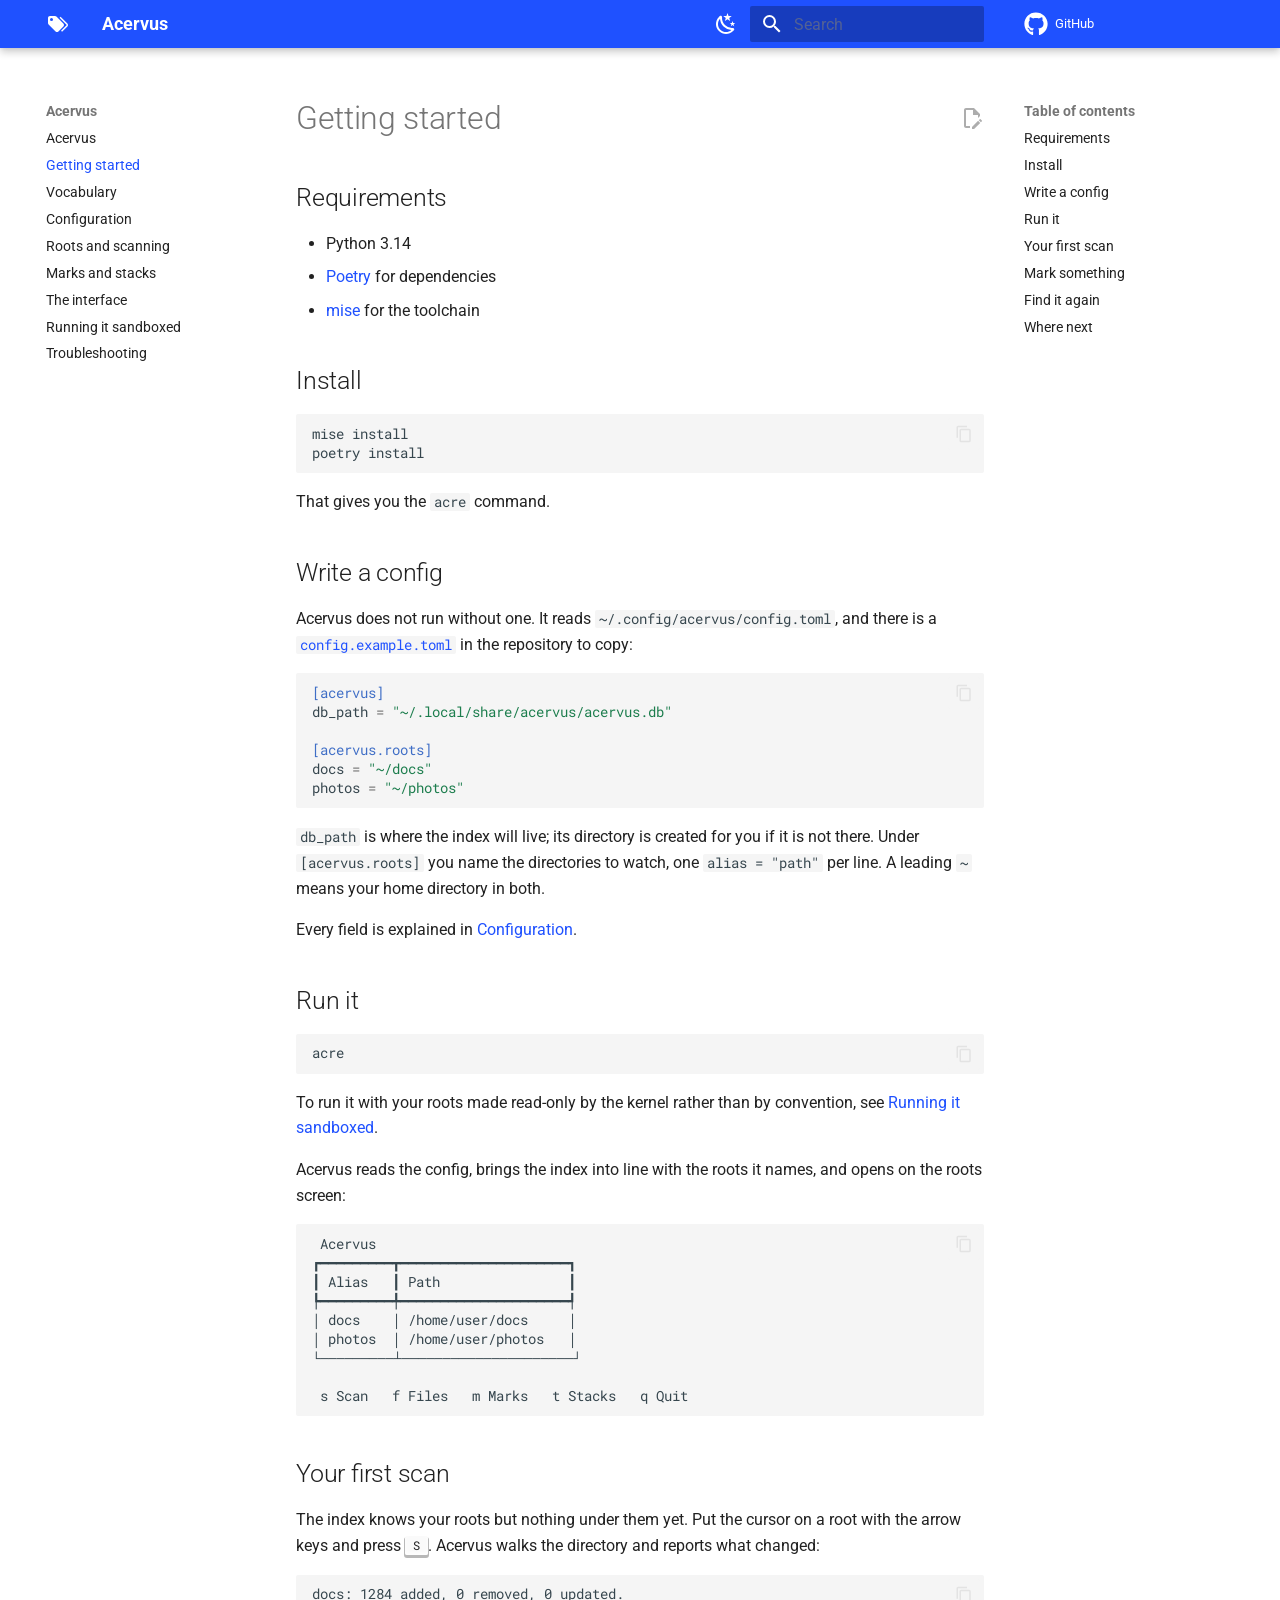
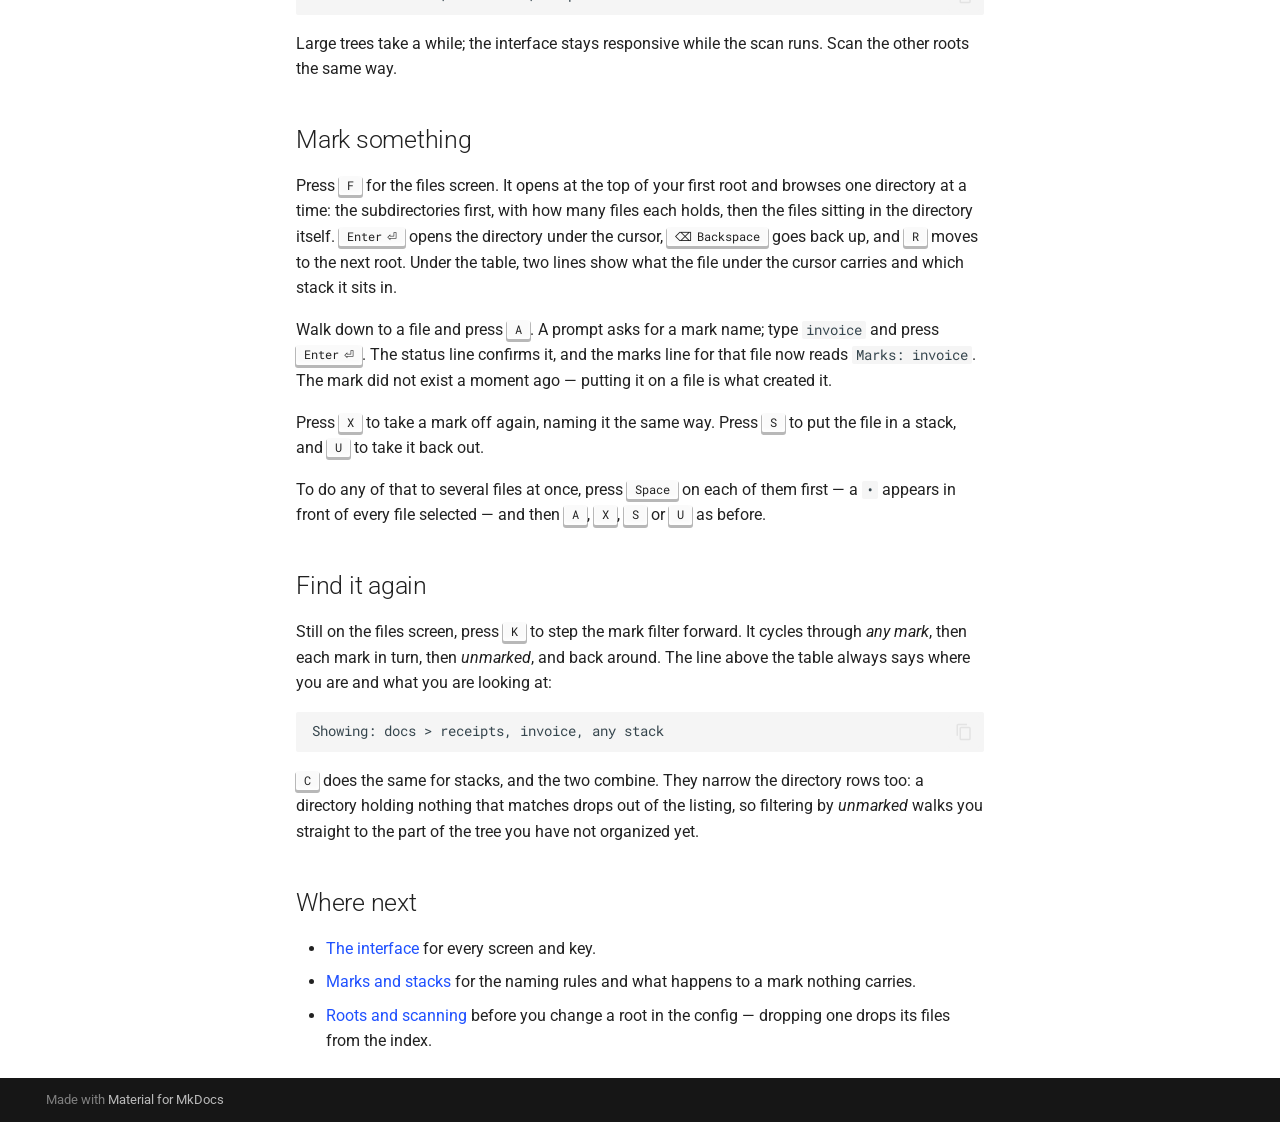
<file: getting-started/index.html>
<!doctype html>
<html lang="en" class="no-js">
  <head>
    
      <meta charset="utf-8">
      <meta name="viewport" content="width=device-width,initial-scale=1">
      
        <meta name="description" content="User's manual for Acervus, a filesystem tagging tool">
      
      
      
        <link rel="canonical" href="https://acervus.fancysnake.dev/getting-started/">
      
      
        <link rel="prev" href="..">
      
      
        <link rel="next" href="../vocabulary/">
      
      
        
      
      
      <link rel="icon" href="../assets/images/favicon.png">
      <meta name="generator" content="mkdocs-1.6.1, mkdocs-material-9.8.1">
    
    
      
        <title>Getting started - Acervus</title>
      
    
    
      <link rel="stylesheet" href="../assets/stylesheets/main.57a0d79d.min.css">
      
        
        <link rel="stylesheet" href="../assets/stylesheets/palette.fb2fffe2.min.css">
      
      


    
    
      
    
    
      
        
        
        <link rel="preconnect" href="https://fonts.gstatic.com" crossorigin>
        <link rel="stylesheet" href="https://fonts.googleapis.com/css?family=Roboto:300,300i,400,400i,700,700i%7CRoboto+Mono:400,400i,700,700i&display=fallback">
        <style>:root{--md-text-font:"Roboto";--md-code-font:"Roboto Mono"}</style>
      
    
    
      <link rel="stylesheet" href="../stylesheets/extra.css">
    
    <script>__md_scope=new URL("..",location),__md_hash=e=>[...e].reduce(((e,_)=>(e<<5)-e+_.charCodeAt(0)),0),__md_get=(e,_=localStorage,t=__md_scope)=>JSON.parse(_.getItem(t.pathname+"."+e)),__md_set=(e,_,t=localStorage,a=__md_scope)=>{try{t.setItem(a.pathname+"."+e,JSON.stringify(_))}catch(e){}}</script>
    
      

    
    
  </head>
  
  
    
    
      
    
    
    
    
    <body dir="ltr" data-md-color-scheme="default" data-md-color-primary="custom" data-md-color-accent="custom">
  
    
    <input class="md-toggle" data-md-toggle="drawer" type="checkbox" id="__drawer" autocomplete="off">
    <input class="md-toggle" data-md-toggle="search" type="checkbox" id="__search" autocomplete="off">
    <label class="md-overlay" for="__drawer"></label>
    <div data-md-component="skip">
      
        
        <a href="#getting-started" class="md-skip">
          Skip to content
        </a>
      
    </div>
    <div data-md-component="announce">
      
    </div>
    
    
      

  

<header class="md-header md-header--shadow" data-md-component="header">
  <nav class="md-header__inner md-grid" aria-label="Header">
    <a href=".." title="Acervus" class="md-header__button md-logo" aria-label="Acervus" data-md-component="logo">
      
  
  <svg xmlns="http://www.w3.org/2000/svg" viewBox="0 0 24 24"><path d="M5.5 9A1.5 1.5 0 0 0 7 7.5 1.5 1.5 0 0 0 5.5 6 1.5 1.5 0 0 0 4 7.5 1.5 1.5 0 0 0 5.5 9m11.91 2.58c.36.36.59.86.59 1.42 0 .55-.22 1.05-.59 1.41l-5 5a1.996 1.996 0 0 1-2.83 0l-6.99-6.99C2.22 12.05 2 11.55 2 11V6c0-1.11.89-2 2-2h5c.55 0 1.05.22 1.41.58zm-3.87-5.87 1-1 6.87 6.87c.37.36.59.87.59 1.42s-.22 1.05-.58 1.41l-5.38 5.38-1-1L20.75 13z"/></svg>

    </a>
    <label class="md-header__button md-icon" for="__drawer">
      
      <svg xmlns="http://www.w3.org/2000/svg" viewBox="0 0 24 24"><path d="M3 6h18v2H3zm0 5h18v2H3zm0 5h18v2H3z"/></svg>
    </label>
    <div class="md-header__title" data-md-component="header-title">
      <div class="md-header__ellipsis">
        <div class="md-header__topic">
          <span class="md-ellipsis">
            Acervus
          </span>
        </div>
        <div class="md-header__topic" data-md-component="header-topic">
          <span class="md-ellipsis">
            
              Getting started
            
          </span>
        </div>
      </div>
    </div>
    
      
        <form class="md-header__option" data-md-component="palette">
  
    
    
    
    <input class="md-option" data-md-color-media="(prefers-color-scheme: light)" data-md-color-scheme="default" data-md-color-primary="custom" data-md-color-accent="custom"  aria-label="Switch to dark mode"  type="radio" name="__palette" id="__palette_0">
    
      <label class="md-header__button md-icon" title="Switch to dark mode" for="__palette_1" hidden>
        <svg xmlns="http://www.w3.org/2000/svg" viewBox="0 0 24 24"><path d="m17.75 4.09-2.53 1.94.91 3.06-2.63-1.81-2.63 1.81.91-3.06-2.53-1.94L12.44 4l1.06-3 1.06 3zm3.5 6.91-1.64 1.25.59 1.98-1.7-1.17-1.7 1.17.59-1.98L15.75 11l2.06-.05L18.5 9l.69 1.95zm-2.28 4.95c.83-.08 1.72 1.1 1.19 1.85-.32.45-.66.87-1.08 1.27C15.17 23 8.84 23 4.94 19.07c-3.91-3.9-3.91-10.24 0-14.14.4-.4.82-.76 1.27-1.08.75-.53 1.93.36 1.85 1.19-.27 2.86.69 5.83 2.89 8.02a9.96 9.96 0 0 0 8.02 2.89m-1.64 2.02a12.08 12.08 0 0 1-7.8-3.47c-2.17-2.19-3.33-5-3.49-7.82-2.81 3.14-2.7 7.96.31 10.98 3.02 3.01 7.84 3.12 10.98.31"/></svg>
      </label>
    
  
    
    
    
    <input class="md-option" data-md-color-media="(prefers-color-scheme: dark)" data-md-color-scheme="slate" data-md-color-primary="custom" data-md-color-accent="custom"  aria-label="Switch to light mode"  type="radio" name="__palette" id="__palette_1">
    
      <label class="md-header__button md-icon" title="Switch to light mode" for="__palette_0" hidden>
        <svg xmlns="http://www.w3.org/2000/svg" viewBox="0 0 24 24"><path d="M12 7a5 5 0 0 1 5 5 5 5 0 0 1-5 5 5 5 0 0 1-5-5 5 5 0 0 1 5-5m0 2a3 3 0 0 0-3 3 3 3 0 0 0 3 3 3 3 0 0 0 3-3 3 3 0 0 0-3-3m0-7 2.39 3.42C13.65 5.15 12.84 5 12 5s-1.65.15-2.39.42zM3.34 7l4.16-.35A7.2 7.2 0 0 0 5.94 8.5c-.44.74-.69 1.5-.83 2.29zm.02 10 1.76-3.77a7.131 7.131 0 0 0 2.38 4.14zM20.65 7l-1.77 3.79a7.02 7.02 0 0 0-2.38-4.15zm-.01 10-4.14.36c.59-.51 1.12-1.14 1.54-1.86.42-.73.69-1.5.83-2.29zM12 22l-2.41-3.44c.74.27 1.55.44 2.41.44.82 0 1.63-.17 2.37-.44z"/></svg>
      </label>
    
  
</form>
      
    
    
      <script>var palette=__md_get("__palette");if(palette&&palette.color){if("(prefers-color-scheme)"===palette.color.media){var media=matchMedia("(prefers-color-scheme: light)"),input=document.querySelector(media.matches?"[data-md-color-media='(prefers-color-scheme: light)']":"[data-md-color-media='(prefers-color-scheme: dark)']");palette.color.media=input.getAttribute("data-md-color-media"),palette.color.scheme=input.getAttribute("data-md-color-scheme"),palette.color.primary=input.getAttribute("data-md-color-primary"),palette.color.accent=input.getAttribute("data-md-color-accent")}for(var[key,value]of Object.entries(palette.color))document.body.setAttribute("data-md-color-"+key,value)}</script>
    
    
    
      
      
        <label class="md-header__button md-icon" for="__search">
          
          <svg xmlns="http://www.w3.org/2000/svg" viewBox="0 0 24 24"><path d="M9.5 3A6.5 6.5 0 0 1 16 9.5c0 1.61-.59 3.09-1.56 4.23l.27.27h.79l5 5-1.5 1.5-5-5v-.79l-.27-.27A6.52 6.52 0 0 1 9.5 16 6.5 6.5 0 0 1 3 9.5 6.5 6.5 0 0 1 9.5 3m0 2C7 5 5 7 5 9.5S7 14 9.5 14 14 12 14 9.5 12 5 9.5 5"/></svg>
        </label>
        <div class="md-search" data-md-component="search" role="dialog">
  <label class="md-search__overlay" for="__search"></label>
  <div class="md-search__inner" role="search">
    <form class="md-search__form" name="search">
      <input type="text" class="md-search__input" name="query" aria-label="Search" placeholder="Search" autocapitalize="off" autocorrect="off" autocomplete="off" spellcheck="false" data-md-component="search-query" required>
      <label class="md-search__icon md-icon" for="__search">
        
        <svg xmlns="http://www.w3.org/2000/svg" viewBox="0 0 24 24"><path d="M9.5 3A6.5 6.5 0 0 1 16 9.5c0 1.61-.59 3.09-1.56 4.23l.27.27h.79l5 5-1.5 1.5-5-5v-.79l-.27-.27A6.52 6.52 0 0 1 9.5 16 6.5 6.5 0 0 1 3 9.5 6.5 6.5 0 0 1 9.5 3m0 2C7 5 5 7 5 9.5S7 14 9.5 14 14 12 14 9.5 12 5 9.5 5"/></svg>
        
        <svg xmlns="http://www.w3.org/2000/svg" viewBox="0 0 24 24"><path d="M20 11v2H8l5.5 5.5-1.42 1.42L4.16 12l7.92-7.92L13.5 5.5 8 11z"/></svg>
      </label>
      <nav class="md-search__options" aria-label="Search">
        
        <button type="reset" class="md-search__icon md-icon" title="Clear" aria-label="Clear" tabindex="-1">
          
          <svg xmlns="http://www.w3.org/2000/svg" viewBox="0 0 24 24"><path d="M19 6.41 17.59 5 12 10.59 6.41 5 5 6.41 10.59 12 5 17.59 6.41 19 12 13.41 17.59 19 19 17.59 13.41 12z"/></svg>
        </button>
      </nav>
      
        <div class="md-search__suggest" data-md-component="search-suggest"></div>
      
    </form>
    <div class="md-search__output">
      <div class="md-search__scrollwrap" tabindex="0" data-md-scrollfix>
        <div class="md-search-result" data-md-component="search-result">
          <div class="md-search-result__meta">
            Initializing search
          </div>
          <ol class="md-search-result__list" role="presentation"></ol>
        </div>
      </div>
    </div>
  </div>
</div>
      
    
    
      <div class="md-header__source">
        <a href="https://github.com/fancysnake/acervus" title="Go to repository" class="md-source" data-md-component="source">
  <div class="md-source__icon md-icon">
    
    <svg xmlns="http://www.w3.org/2000/svg" viewBox="0 0 512 512"><!--! Font Awesome Free 7.1.0 by @fontawesome - https://fontawesome.com License - https://fontawesome.com/license/free (Icons: CC BY 4.0, Fonts: SIL OFL 1.1, Code: MIT License) Copyright 2025 Fonticons, Inc.--><path d="M173.9 397.4c0 2-2.3 3.6-5.2 3.6-3.3.3-5.6-1.3-5.6-3.6 0-2 2.3-3.6 5.2-3.6 3-.3 5.6 1.3 5.6 3.6m-31.1-4.5c-.7 2 1.3 4.3 4.3 4.9 2.6 1 5.6 0 6.2-2s-1.3-4.3-4.3-5.2c-2.6-.7-5.5.3-6.2 2.3m44.2-1.7c-2.9.7-4.9 2.6-4.6 4.9.3 2 2.9 3.3 5.9 2.6 2.9-.7 4.9-2.6 4.6-4.6-.3-1.9-3-3.2-5.9-2.9M252.8 8C114.1 8 8 113.3 8 252c0 110.9 69.8 205.8 169.5 239.2 12.8 2.3 17.3-5.6 17.3-12.1 0-6.2-.3-40.4-.3-61.4 0 0-70 15-84.7-29.8 0 0-11.4-29.1-27.8-36.6 0 0-22.9-15.7 1.6-15.4 0 0 24.9 2 38.6 25.8 21.9 38.6 58.6 27.5 72.9 20.9 2.3-16 8.8-27.1 16-33.7-55.9-6.2-112.3-14.3-112.3-110.5 0-27.5 7.6-41.3 23.6-58.9-2.6-6.5-11.1-33.3 2.6-67.9 20.9-6.5 69 27 69 27 20-5.6 41.5-8.5 62.8-8.5s42.8 2.9 62.8 8.5c0 0 48.1-33.6 69-27 13.7 34.7 5.2 61.4 2.6 67.9 16 17.7 25.8 31.5 25.8 58.9 0 96.5-58.9 104.2-114.8 110.5 9.2 7.9 17 22.9 17 46.4 0 33.7-.3 75.4-.3 83.6 0 6.5 4.6 14.4 17.3 12.1C436.2 457.8 504 362.9 504 252 504 113.3 391.5 8 252.8 8M105.2 352.9c-1.3 1-1 3.3.7 5.2 1.6 1.6 3.9 2.3 5.2 1 1.3-1 1-3.3-.7-5.2-1.6-1.6-3.9-2.3-5.2-1m-10.8-8.1c-.7 1.3.3 2.9 2.3 3.9 1.6 1 3.6.7 4.3-.7.7-1.3-.3-2.9-2.3-3.9-2-.6-3.6-.3-4.3.7m32.4 35.6c-1.6 1.3-1 4.3 1.3 6.2 2.3 2.3 5.2 2.6 6.5 1 1.3-1.3.7-4.3-1.3-6.2-2.2-2.3-5.2-2.6-6.5-1m-11.4-14.7c-1.6 1-1.6 3.6 0 5.9s4.3 3.3 5.6 2.3c1.6-1.3 1.6-3.9 0-6.2-1.4-2.3-4-3.3-5.6-2"/></svg>
  </div>
  <div class="md-source__repository">
    GitHub
  </div>
</a>
      </div>
    
  </nav>
  
</header>
    
    <div class="md-container" data-md-component="container">
      
      
        
          
        
      
      <main class="md-main" data-md-component="main">
        <div class="md-main__inner md-grid">
          
            
              
              <div class="md-sidebar md-sidebar--primary" data-md-component="sidebar" data-md-type="navigation" >
                <div class="md-sidebar__scrollwrap">
                  <div class="md-sidebar__inner">
                    



<nav class="md-nav md-nav--primary" aria-label="Navigation" data-md-level="0">
  <label class="md-nav__title" for="__drawer">
    <a href=".." title="Acervus" class="md-nav__button md-logo" aria-label="Acervus" data-md-component="logo">
      
  
  <svg xmlns="http://www.w3.org/2000/svg" viewBox="0 0 24 24"><path d="M5.5 9A1.5 1.5 0 0 0 7 7.5 1.5 1.5 0 0 0 5.5 6 1.5 1.5 0 0 0 4 7.5 1.5 1.5 0 0 0 5.5 9m11.91 2.58c.36.36.59.86.59 1.42 0 .55-.22 1.05-.59 1.41l-5 5a1.996 1.996 0 0 1-2.83 0l-6.99-6.99C2.22 12.05 2 11.55 2 11V6c0-1.11.89-2 2-2h5c.55 0 1.05.22 1.41.58zm-3.87-5.87 1-1 6.87 6.87c.37.36.59.87.59 1.42s-.22 1.05-.58 1.41l-5.38 5.38-1-1L20.75 13z"/></svg>

    </a>
    Acervus
  </label>
  
    <div class="md-nav__source">
      <a href="https://github.com/fancysnake/acervus" title="Go to repository" class="md-source" data-md-component="source">
  <div class="md-source__icon md-icon">
    
    <svg xmlns="http://www.w3.org/2000/svg" viewBox="0 0 512 512"><!--! Font Awesome Free 7.1.0 by @fontawesome - https://fontawesome.com License - https://fontawesome.com/license/free (Icons: CC BY 4.0, Fonts: SIL OFL 1.1, Code: MIT License) Copyright 2025 Fonticons, Inc.--><path d="M173.9 397.4c0 2-2.3 3.6-5.2 3.6-3.3.3-5.6-1.3-5.6-3.6 0-2 2.3-3.6 5.2-3.6 3-.3 5.6 1.3 5.6 3.6m-31.1-4.5c-.7 2 1.3 4.3 4.3 4.9 2.6 1 5.6 0 6.2-2s-1.3-4.3-4.3-5.2c-2.6-.7-5.5.3-6.2 2.3m44.2-1.7c-2.9.7-4.9 2.6-4.6 4.9.3 2 2.9 3.3 5.9 2.6 2.9-.7 4.9-2.6 4.6-4.6-.3-1.9-3-3.2-5.9-2.9M252.8 8C114.1 8 8 113.3 8 252c0 110.9 69.8 205.8 169.5 239.2 12.8 2.3 17.3-5.6 17.3-12.1 0-6.2-.3-40.4-.3-61.4 0 0-70 15-84.7-29.8 0 0-11.4-29.1-27.8-36.6 0 0-22.9-15.7 1.6-15.4 0 0 24.9 2 38.6 25.8 21.9 38.6 58.6 27.5 72.9 20.9 2.3-16 8.8-27.1 16-33.7-55.9-6.2-112.3-14.3-112.3-110.5 0-27.5 7.6-41.3 23.6-58.9-2.6-6.5-11.1-33.3 2.6-67.9 20.9-6.5 69 27 69 27 20-5.6 41.5-8.5 62.8-8.5s42.8 2.9 62.8 8.5c0 0 48.1-33.6 69-27 13.7 34.7 5.2 61.4 2.6 67.9 16 17.7 25.8 31.5 25.8 58.9 0 96.5-58.9 104.2-114.8 110.5 9.2 7.9 17 22.9 17 46.4 0 33.7-.3 75.4-.3 83.6 0 6.5 4.6 14.4 17.3 12.1C436.2 457.8 504 362.9 504 252 504 113.3 391.5 8 252.8 8M105.2 352.9c-1.3 1-1 3.3.7 5.2 1.6 1.6 3.9 2.3 5.2 1 1.3-1 1-3.3-.7-5.2-1.6-1.6-3.9-2.3-5.2-1m-10.8-8.1c-.7 1.3.3 2.9 2.3 3.9 1.6 1 3.6.7 4.3-.7.7-1.3-.3-2.9-2.3-3.9-2-.6-3.6-.3-4.3.7m32.4 35.6c-1.6 1.3-1 4.3 1.3 6.2 2.3 2.3 5.2 2.6 6.5 1 1.3-1.3.7-4.3-1.3-6.2-2.2-2.3-5.2-2.6-6.5-1m-11.4-14.7c-1.6 1-1.6 3.6 0 5.9s4.3 3.3 5.6 2.3c1.6-1.3 1.6-3.9 0-6.2-1.4-2.3-4-3.3-5.6-2"/></svg>
  </div>
  <div class="md-source__repository">
    GitHub
  </div>
</a>
    </div>
  
  <ul class="md-nav__list" data-md-scrollfix>
    
      
      
  
  
  
  
    <li class="md-nav__item">
      <a href=".." class="md-nav__link">
        
  
  
  <span class="md-ellipsis">
    
  
    Acervus
  

    
  </span>
  
  

      </a>
    </li>
  

    
      
      
  
  
    
  
  
  
    <li class="md-nav__item md-nav__item--active">
      
      <input class="md-nav__toggle md-toggle" type="checkbox" id="__toc">
      
      
        
      
      
        <label class="md-nav__link md-nav__link--active" for="__toc">
          
  
  
  <span class="md-ellipsis">
    
  
    Getting started
  

    
  </span>
  
  

          <span class="md-nav__icon md-icon"></span>
        </label>
      
      <a href="./" class="md-nav__link md-nav__link--active">
        
  
  
  <span class="md-ellipsis">
    
  
    Getting started
  

    
  </span>
  
  

      </a>
      
        

<nav class="md-nav md-nav--secondary" aria-label="Table of contents">
  
  
  
    
  
  
    <label class="md-nav__title" for="__toc">
      <span class="md-nav__icon md-icon"></span>
      Table of contents
    </label>
    <ul class="md-nav__list" data-md-component="toc" data-md-scrollfix>
      
        <li class="md-nav__item">
  <a href="#requirements" class="md-nav__link">
    <span class="md-ellipsis">
      
        Requirements
      
    </span>
  </a>
  
</li>
      
        <li class="md-nav__item">
  <a href="#install" class="md-nav__link">
    <span class="md-ellipsis">
      
        Install
      
    </span>
  </a>
  
</li>
      
        <li class="md-nav__item">
  <a href="#write-a-config" class="md-nav__link">
    <span class="md-ellipsis">
      
        Write a config
      
    </span>
  </a>
  
</li>
      
        <li class="md-nav__item">
  <a href="#run-it" class="md-nav__link">
    <span class="md-ellipsis">
      
        Run it
      
    </span>
  </a>
  
</li>
      
        <li class="md-nav__item">
  <a href="#your-first-scan" class="md-nav__link">
    <span class="md-ellipsis">
      
        Your first scan
      
    </span>
  </a>
  
</li>
      
        <li class="md-nav__item">
  <a href="#mark-something" class="md-nav__link">
    <span class="md-ellipsis">
      
        Mark something
      
    </span>
  </a>
  
</li>
      
        <li class="md-nav__item">
  <a href="#find-it-again" class="md-nav__link">
    <span class="md-ellipsis">
      
        Find it again
      
    </span>
  </a>
  
</li>
      
        <li class="md-nav__item">
  <a href="#where-next" class="md-nav__link">
    <span class="md-ellipsis">
      
        Where next
      
    </span>
  </a>
  
</li>
      
    </ul>
  
</nav>
      
    </li>
  

    
      
      
  
  
  
  
    <li class="md-nav__item">
      <a href="../vocabulary/" class="md-nav__link">
        
  
  
  <span class="md-ellipsis">
    
  
    Vocabulary
  

    
  </span>
  
  

      </a>
    </li>
  

    
      
      
  
  
  
  
    <li class="md-nav__item">
      <a href="../configuration/" class="md-nav__link">
        
  
  
  <span class="md-ellipsis">
    
  
    Configuration
  

    
  </span>
  
  

      </a>
    </li>
  

    
      
      
  
  
  
  
    <li class="md-nav__item">
      <a href="../roots-and-scanning/" class="md-nav__link">
        
  
  
  <span class="md-ellipsis">
    
  
    Roots and scanning
  

    
  </span>
  
  

      </a>
    </li>
  

    
      
      
  
  
  
  
    <li class="md-nav__item">
      <a href="../marks-and-stacks/" class="md-nav__link">
        
  
  
  <span class="md-ellipsis">
    
  
    Marks and stacks
  

    
  </span>
  
  

      </a>
    </li>
  

    
      
      
  
  
  
  
    <li class="md-nav__item">
      <a href="../interface/" class="md-nav__link">
        
  
  
  <span class="md-ellipsis">
    
  
    The interface
  

    
  </span>
  
  

      </a>
    </li>
  

    
      
      
  
  
  
  
    <li class="md-nav__item">
      <a href="../sandboxing/" class="md-nav__link">
        
  
  
  <span class="md-ellipsis">
    
  
    Running it sandboxed
  

    
  </span>
  
  

      </a>
    </li>
  

    
      
      
  
  
  
  
    <li class="md-nav__item">
      <a href="../troubleshooting/" class="md-nav__link">
        
  
  
  <span class="md-ellipsis">
    
  
    Troubleshooting
  

    
  </span>
  
  

      </a>
    </li>
  

    
  </ul>
</nav>
                  </div>
                </div>
              </div>
            
            
              
              <div class="md-sidebar md-sidebar--secondary" data-md-component="sidebar" data-md-type="toc" >
                <div class="md-sidebar__scrollwrap">
                  <div class="md-sidebar__inner">
                    

<nav class="md-nav md-nav--secondary" aria-label="Table of contents">
  
  
  
    
  
  
    <label class="md-nav__title" for="__toc">
      <span class="md-nav__icon md-icon"></span>
      Table of contents
    </label>
    <ul class="md-nav__list" data-md-component="toc" data-md-scrollfix>
      
        <li class="md-nav__item">
  <a href="#requirements" class="md-nav__link">
    <span class="md-ellipsis">
      
        Requirements
      
    </span>
  </a>
  
</li>
      
        <li class="md-nav__item">
  <a href="#install" class="md-nav__link">
    <span class="md-ellipsis">
      
        Install
      
    </span>
  </a>
  
</li>
      
        <li class="md-nav__item">
  <a href="#write-a-config" class="md-nav__link">
    <span class="md-ellipsis">
      
        Write a config
      
    </span>
  </a>
  
</li>
      
        <li class="md-nav__item">
  <a href="#run-it" class="md-nav__link">
    <span class="md-ellipsis">
      
        Run it
      
    </span>
  </a>
  
</li>
      
        <li class="md-nav__item">
  <a href="#your-first-scan" class="md-nav__link">
    <span class="md-ellipsis">
      
        Your first scan
      
    </span>
  </a>
  
</li>
      
        <li class="md-nav__item">
  <a href="#mark-something" class="md-nav__link">
    <span class="md-ellipsis">
      
        Mark something
      
    </span>
  </a>
  
</li>
      
        <li class="md-nav__item">
  <a href="#find-it-again" class="md-nav__link">
    <span class="md-ellipsis">
      
        Find it again
      
    </span>
  </a>
  
</li>
      
        <li class="md-nav__item">
  <a href="#where-next" class="md-nav__link">
    <span class="md-ellipsis">
      
        Where next
      
    </span>
  </a>
  
</li>
      
    </ul>
  
</nav>
                  </div>
                </div>
              </div>
            
          
          
            <div class="md-content" data-md-component="content">
              
              <article class="md-content__inner md-typeset">
                
                  


  
    <a href="https://github.com/fancysnake/acervus/edit/main/docs/getting-started.md" title="Edit this page" class="md-content__button md-icon" rel="edit">
      
      <svg xmlns="http://www.w3.org/2000/svg" viewBox="0 0 24 24"><path d="M10 20H6V4h7v5h5v3.1l2-2V8l-6-6H6c-1.1 0-2 .9-2 2v16c0 1.1.9 2 2 2h4zm10.2-7c.1 0 .3.1.4.2l1.3 1.3c.2.2.2.6 0 .8l-1 1-2.1-2.1 1-1c.1-.1.2-.2.4-.2m0 3.9L14.1 23H12v-2.1l6.1-6.1z"/></svg>
    </a>
  
  


<h1 id="getting-started">Getting started<a class="headerlink" href="#getting-started" title="Permanent link">&para;</a></h1>
<h2 id="requirements">Requirements<a class="headerlink" href="#requirements" title="Permanent link">&para;</a></h2>
<ul>
<li>Python 3.14</li>
<li><a href="https://python-poetry.org/">Poetry</a> for dependencies</li>
<li><a href="https://mise.jdx.dev/">mise</a> for the toolchain</li>
</ul>
<h2 id="install">Install<a class="headerlink" href="#install" title="Permanent link">&para;</a></h2>
<div class="highlight"><pre><span></span><code>mise<span class="w"> </span>install
poetry<span class="w"> </span>install
</code></pre></div>
<p>That gives you the <code>acre</code> command.</p>
<h2 id="write-a-config">Write a config<a class="headerlink" href="#write-a-config" title="Permanent link">&para;</a></h2>
<p>Acervus does not run without one. It reads
<code>~/.config/acervus/config.toml</code>, and there is a
<a href="https://github.com/fancysnake/acervus/blob/main/config.example.toml"><code>config.example.toml</code></a>
in the repository to copy:</p>
<div class="highlight"><pre><span></span><code><span class="k">[acervus]</span>
<span class="n">db_path</span><span class="w"> </span><span class="o">=</span><span class="w"> </span><span class="s2">"~/.local/share/acervus/acervus.db"</span>

<span class="k">[acervus.roots]</span>
<span class="n">docs</span><span class="w"> </span><span class="o">=</span><span class="w"> </span><span class="s2">"~/docs"</span>
<span class="n">photos</span><span class="w"> </span><span class="o">=</span><span class="w"> </span><span class="s2">"~/photos"</span>
</code></pre></div>
<p><code>db_path</code> is where the index will live; its directory is created for you if it
is not there. Under <code>[acervus.roots]</code> you name the directories to watch, one
<code>alias = "path"</code> per line. A leading <code>~</code> means your home directory in both.</p>
<p>Every field is explained in <a href="../configuration/">Configuration</a>.</p>
<h2 id="run-it">Run it<a class="headerlink" href="#run-it" title="Permanent link">&para;</a></h2>
<div class="highlight"><pre><span></span><code>acre
</code></pre></div>
<p>To run it with your roots made read-only by the kernel rather than by
convention, see <a href="../sandboxing/">Running it sandboxed</a>.</p>
<p>Acervus reads the config, brings the index into line with the roots it names,
and opens on the roots screen:</p>
<div class="highlight"><pre><span></span><code> Acervus
┏━━━━━━━━━┳━━━━━━━━━━━━━━━━━━━━━┓
┃ Alias   ┃ Path                ┃
┡━━━━━━━━━╇━━━━━━━━━━━━━━━━━━━━━┩
│ docs    │ /home/user/docs     │
│ photos  │ /home/user/photos   │
└─────────┴─────────────────────┘

 s Scan   f Files   m Marks   t Stacks   q Quit
</code></pre></div>
<h2 id="your-first-scan">Your first scan<a class="headerlink" href="#your-first-scan" title="Permanent link">&para;</a></h2>
<p>The index knows your roots but nothing under them yet. Put the cursor on a root
with the arrow keys and press <span class="keys"><kbd class="key-s">S</kbd></span>. Acervus walks the directory and reports
what changed:</p>
<div class="highlight"><pre><span></span><code>docs: 1284 added, 0 removed, 0 updated.
</code></pre></div>
<p>Large trees take a while; the interface stays responsive while the scan runs.
Scan the other roots the same way.</p>
<h2 id="mark-something">Mark something<a class="headerlink" href="#mark-something" title="Permanent link">&para;</a></h2>
<p>Press <span class="keys"><kbd class="key-f">F</kbd></span> for the files screen. It opens at the top of your first root and
browses one directory at a time: the subdirectories first, with how many files
each holds, then the files sitting in the directory itself. <span class="keys"><kbd class="key-enter">Enter</kbd></span> opens the
directory under the cursor, <span class="keys"><kbd class="key-backspace">Backspace</kbd></span> goes back up, and <span class="keys"><kbd class="key-r">R</kbd></span> moves to the
next root. Under the table, two lines show what the file under the cursor
carries and which stack it sits in.</p>
<p>Walk down to a file and press <span class="keys"><kbd class="key-a">A</kbd></span>. A prompt asks for a mark name; type
<code>invoice</code>
and press <span class="keys"><kbd class="key-enter">Enter</kbd></span>. The status line confirms it, and the marks line for that
file now reads <code>Marks: invoice</code>. The mark did not exist a moment ago — putting
it on a file is what created it.</p>
<p>Press <span class="keys"><kbd class="key-x">X</kbd></span> to take a mark off again, naming it the same way. Press <span class="keys"><kbd class="key-s">S</kbd></span> to
put the file in a stack, and <span class="keys"><kbd class="key-u">U</kbd></span> to take it back out.</p>
<p>To do any of that to several files at once, press <span class="keys"><kbd class="key-space">Space</kbd></span> on each of them
first — a <code>•</code> appears in front of every file selected — and then <span class="keys"><kbd class="key-a">A</kbd></span>, <span class="keys"><kbd class="key-x">X</kbd></span>,
<span class="keys"><kbd class="key-s">S</kbd></span> or <span class="keys"><kbd class="key-u">U</kbd></span> as before.</p>
<h2 id="find-it-again">Find it again<a class="headerlink" href="#find-it-again" title="Permanent link">&para;</a></h2>
<p>Still on the files screen, press <span class="keys"><kbd class="key-k">K</kbd></span> to step the mark filter forward. It
cycles through <em>any mark</em>, then each mark in turn, then <em>unmarked</em>, and back
around. The line above the table always says where you are and what you are
looking at:</p>
<div class="highlight"><pre><span></span><code>Showing: docs &gt; receipts, invoice, any stack
</code></pre></div>
<p><span class="keys"><kbd class="key-c">C</kbd></span> does the same for stacks, and the two combine. They narrow the directory
rows too: a directory holding nothing that matches drops out of the listing, so
filtering by <em>unmarked</em> walks you straight to the part of the tree you have not
organized yet.</p>
<h2 id="where-next">Where next<a class="headerlink" href="#where-next" title="Permanent link">&para;</a></h2>
<ul>
<li><a href="../interface/">The interface</a> for every screen and key.</li>
<li><a href="../marks-and-stacks/">Marks and stacks</a> for the naming rules and what happens
  to a mark nothing carries.</li>
<li><a href="../roots-and-scanning/">Roots and scanning</a> before you change a root in the
  config — dropping one drops its files from the index.</li>
</ul>












                
              </article>
            </div>
          
          
<script>var target=document.getElementById(location.hash.slice(1));target&&target.name&&(target.checked=target.name.startsWith("__tabbed_"))</script>
        </div>
        
          <button type="button" class="md-top md-icon" data-md-component="top" hidden>
  
  <svg xmlns="http://www.w3.org/2000/svg" viewBox="0 0 24 24"><path d="M13 20h-2V8l-5.5 5.5-1.42-1.42L12 4.16l7.92 7.92-1.42 1.42L13 8z"/></svg>
  Back to top
</button>
        
      </main>
      
        <footer class="md-footer">
  
  <div class="md-footer-meta md-typeset">
    <div class="md-footer-meta__inner md-grid">
      <div class="md-copyright">
  
  
    Made with
    <a href="https://squidfunk.github.io/mkdocs-material/" target="_blank" rel="noopener">
      Material for MkDocs
    </a>
  
</div>
      
    </div>
  </div>
</footer>
      
    </div>
    <div class="md-dialog" data-md-component="dialog">
      <div class="md-dialog__inner md-typeset"></div>
    </div>
    
    
    
      
      
      <script id="__config" type="application/json">{"annotate": null, "base": "..", "features": ["navigation.instant", "navigation.top", "navigation.tracking", "content.action.edit", "content.code.copy", "search.suggest", "search.highlight", "toc.follow"], "search": "../assets/javascripts/workers/search.a7633da7.min.js", "tags": null, "translations": {"clipboard.copied": "Copied to clipboard", "clipboard.copy": "Copy to clipboard", "search.result.more.one": "1 more on this page", "search.result.more.other": "# more on this page", "search.result.none": "No matching documents", "search.result.one": "1 matching document", "search.result.other": "# matching documents", "search.result.placeholder": "Type to start searching", "search.result.term.missing": "Missing", "select.version": "Select version"}, "version": null}</script>
    
    
      <script src="../assets/javascripts/bundle.a5f9d56c.min.js"></script>
      
    
  </body>
</html>
</file>
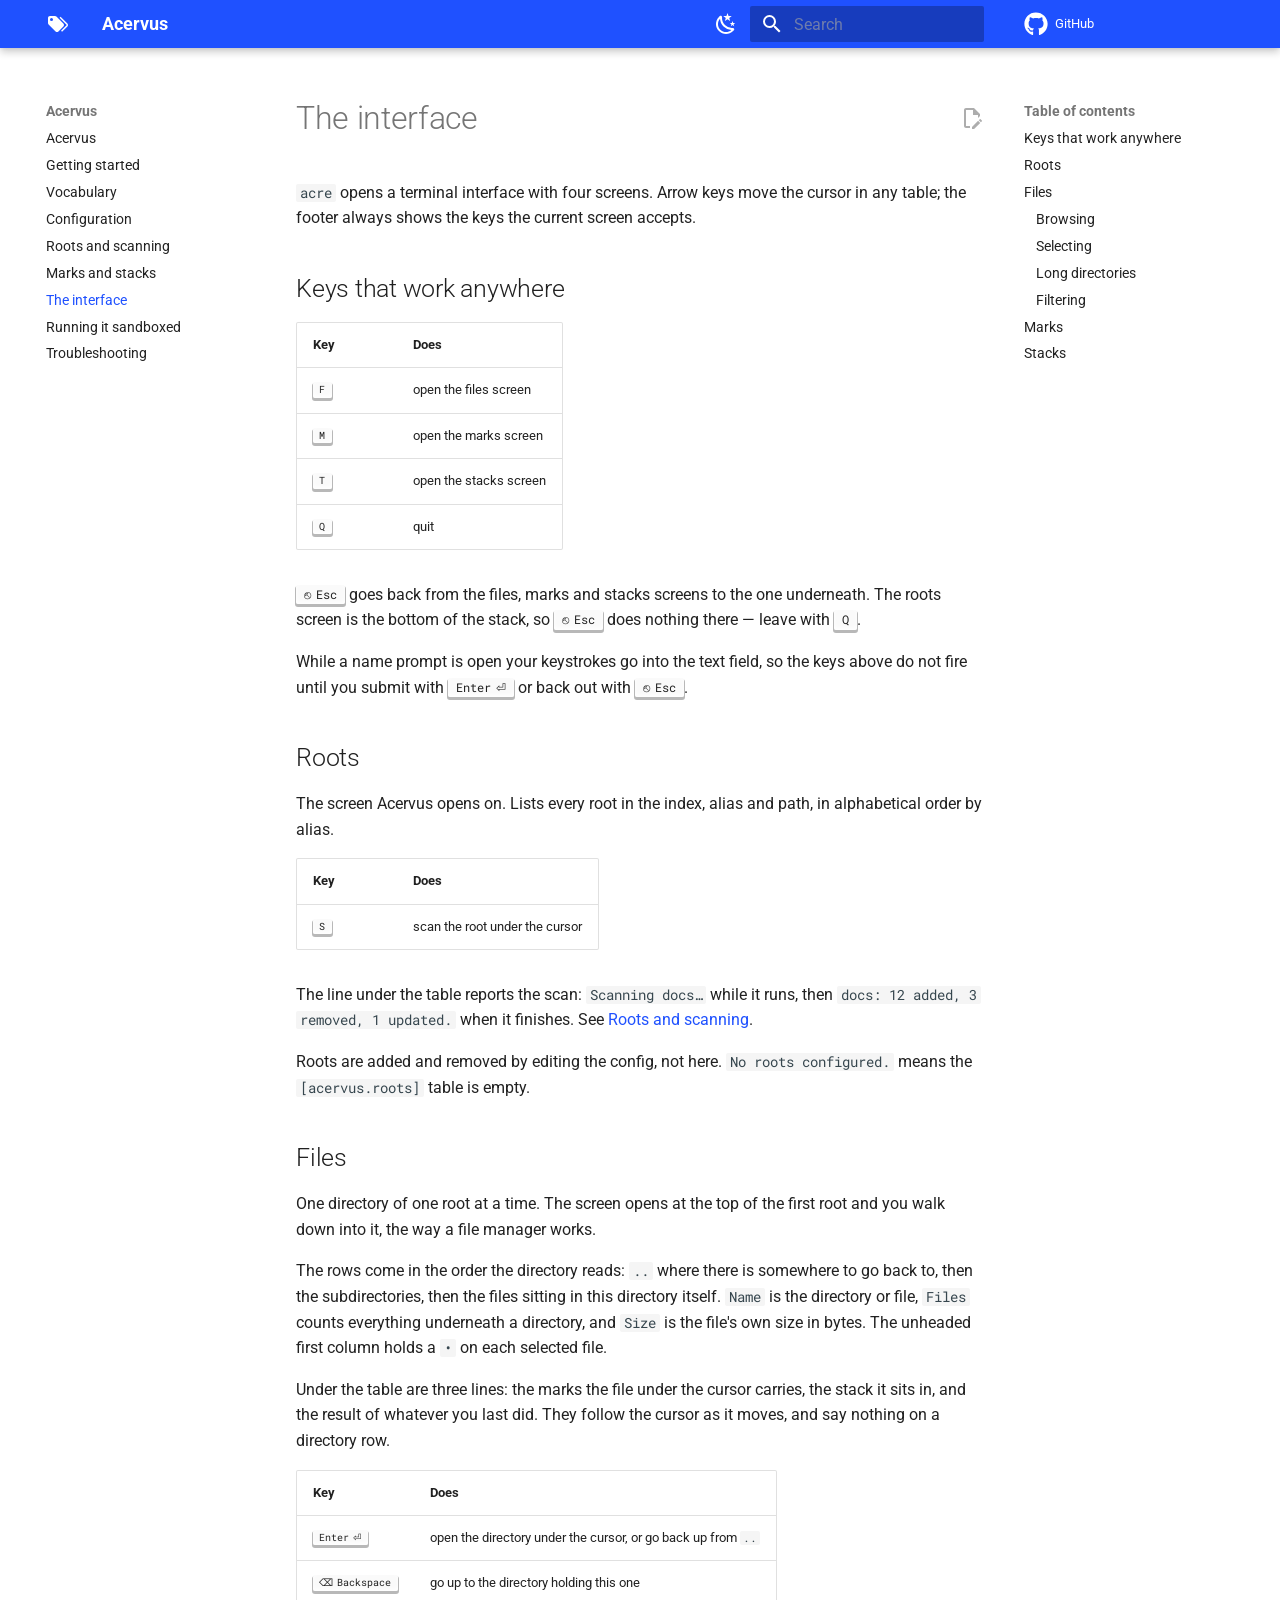
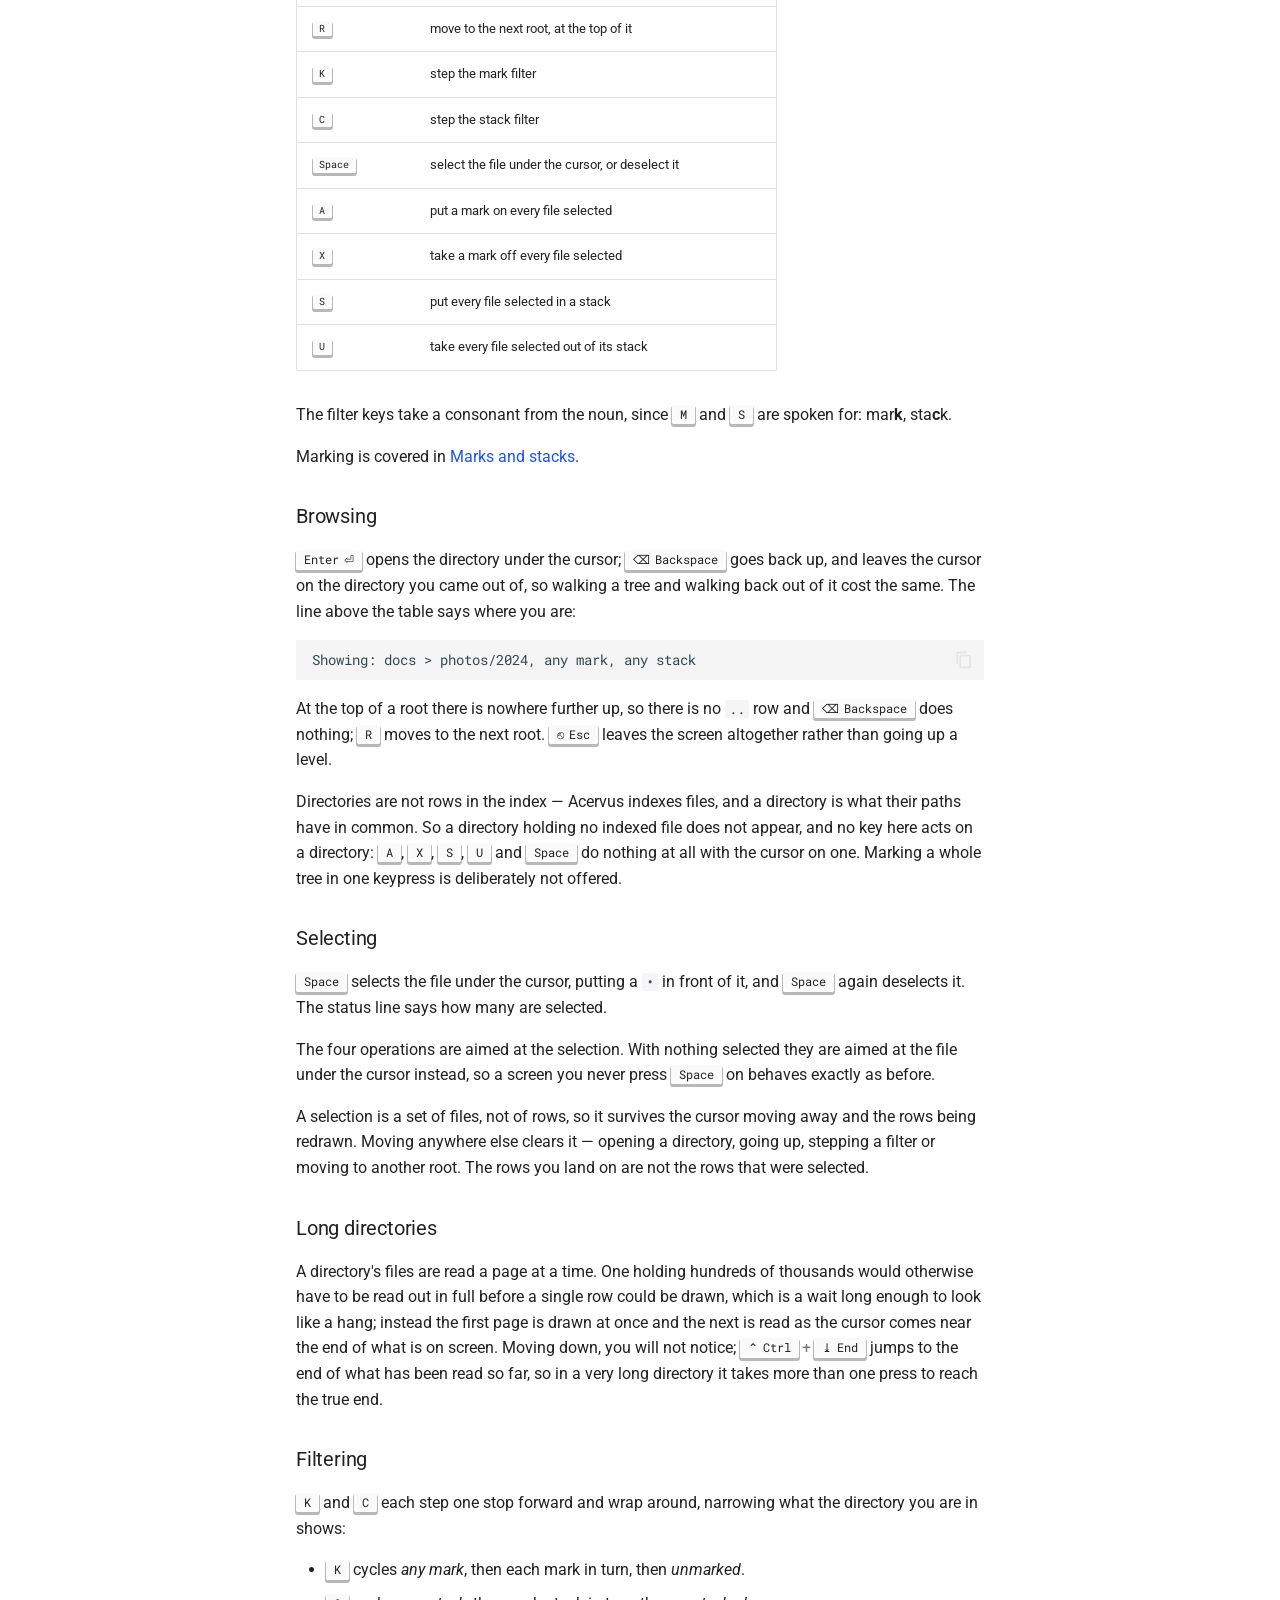
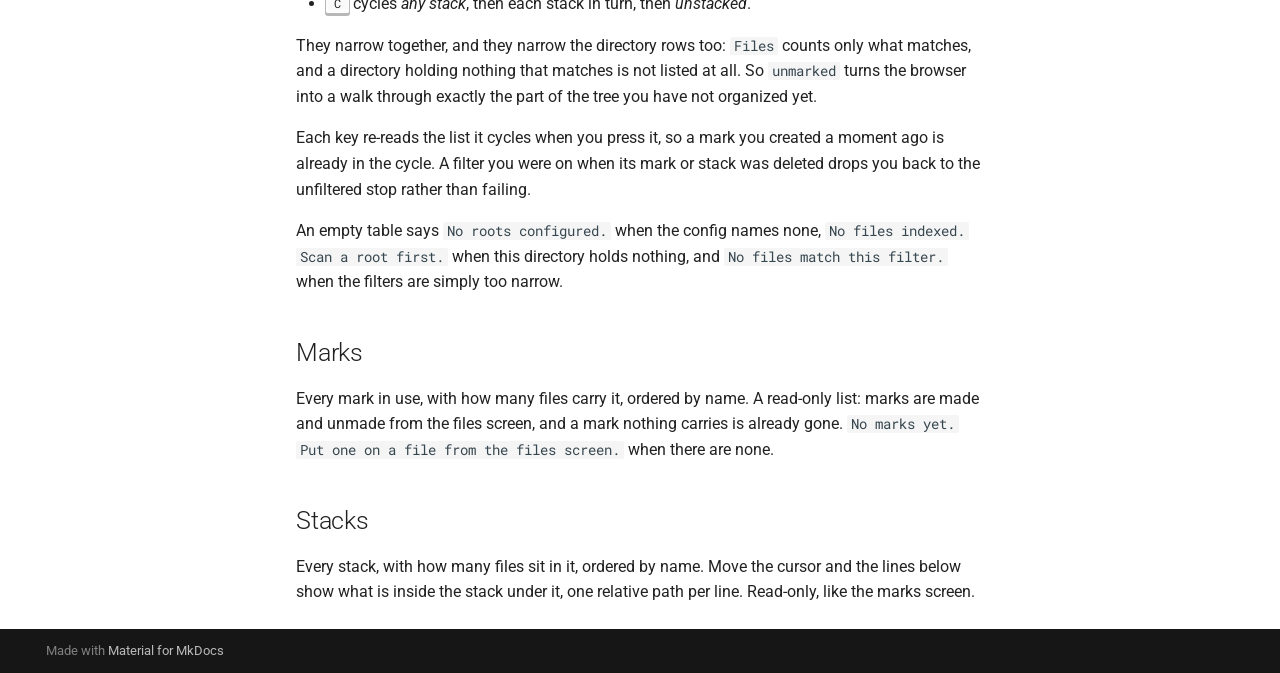
<file: interface/index.html>
<!doctype html>
<html lang="en" class="no-js">
  <head>
    
      <meta charset="utf-8">
      <meta name="viewport" content="width=device-width,initial-scale=1">
      
        <meta name="description" content="User's manual for Acervus, a filesystem tagging tool">
      
      
      
        <link rel="canonical" href="https://acervus.fancysnake.dev/interface/">
      
      
        <link rel="prev" href="../marks-and-stacks/">
      
      
        <link rel="next" href="../sandboxing/">
      
      
        
      
      
      <link rel="icon" href="../assets/images/favicon.png">
      <meta name="generator" content="mkdocs-1.6.1, mkdocs-material-9.8.1">
    
    
      
        <title>The interface - Acervus</title>
      
    
    
      <link rel="stylesheet" href="../assets/stylesheets/main.57a0d79d.min.css">
      
        
        <link rel="stylesheet" href="../assets/stylesheets/palette.fb2fffe2.min.css">
      
      


    
    
      
    
    
      
        
        
        <link rel="preconnect" href="https://fonts.gstatic.com" crossorigin>
        <link rel="stylesheet" href="https://fonts.googleapis.com/css?family=Roboto:300,300i,400,400i,700,700i%7CRoboto+Mono:400,400i,700,700i&display=fallback">
        <style>:root{--md-text-font:"Roboto";--md-code-font:"Roboto Mono"}</style>
      
    
    
      <link rel="stylesheet" href="../stylesheets/extra.css">
    
    <script>__md_scope=new URL("..",location),__md_hash=e=>[...e].reduce(((e,_)=>(e<<5)-e+_.charCodeAt(0)),0),__md_get=(e,_=localStorage,t=__md_scope)=>JSON.parse(_.getItem(t.pathname+"."+e)),__md_set=(e,_,t=localStorage,a=__md_scope)=>{try{t.setItem(a.pathname+"."+e,JSON.stringify(_))}catch(e){}}</script>
    
      

    
    
  </head>
  
  
    
    
      
    
    
    
    
    <body dir="ltr" data-md-color-scheme="default" data-md-color-primary="custom" data-md-color-accent="custom">
  
    
    <input class="md-toggle" data-md-toggle="drawer" type="checkbox" id="__drawer" autocomplete="off">
    <input class="md-toggle" data-md-toggle="search" type="checkbox" id="__search" autocomplete="off">
    <label class="md-overlay" for="__drawer"></label>
    <div data-md-component="skip">
      
        
        <a href="#the-interface" class="md-skip">
          Skip to content
        </a>
      
    </div>
    <div data-md-component="announce">
      
    </div>
    
    
      

  

<header class="md-header md-header--shadow" data-md-component="header">
  <nav class="md-header__inner md-grid" aria-label="Header">
    <a href=".." title="Acervus" class="md-header__button md-logo" aria-label="Acervus" data-md-component="logo">
      
  
  <svg xmlns="http://www.w3.org/2000/svg" viewBox="0 0 24 24"><path d="M5.5 9A1.5 1.5 0 0 0 7 7.5 1.5 1.5 0 0 0 5.5 6 1.5 1.5 0 0 0 4 7.5 1.5 1.5 0 0 0 5.5 9m11.91 2.58c.36.36.59.86.59 1.42 0 .55-.22 1.05-.59 1.41l-5 5a1.996 1.996 0 0 1-2.83 0l-6.99-6.99C2.22 12.05 2 11.55 2 11V6c0-1.11.89-2 2-2h5c.55 0 1.05.22 1.41.58zm-3.87-5.87 1-1 6.87 6.87c.37.36.59.87.59 1.42s-.22 1.05-.58 1.41l-5.38 5.38-1-1L20.75 13z"/></svg>

    </a>
    <label class="md-header__button md-icon" for="__drawer">
      
      <svg xmlns="http://www.w3.org/2000/svg" viewBox="0 0 24 24"><path d="M3 6h18v2H3zm0 5h18v2H3zm0 5h18v2H3z"/></svg>
    </label>
    <div class="md-header__title" data-md-component="header-title">
      <div class="md-header__ellipsis">
        <div class="md-header__topic">
          <span class="md-ellipsis">
            Acervus
          </span>
        </div>
        <div class="md-header__topic" data-md-component="header-topic">
          <span class="md-ellipsis">
            
              The interface
            
          </span>
        </div>
      </div>
    </div>
    
      
        <form class="md-header__option" data-md-component="palette">
  
    
    
    
    <input class="md-option" data-md-color-media="(prefers-color-scheme: light)" data-md-color-scheme="default" data-md-color-primary="custom" data-md-color-accent="custom"  aria-label="Switch to dark mode"  type="radio" name="__palette" id="__palette_0">
    
      <label class="md-header__button md-icon" title="Switch to dark mode" for="__palette_1" hidden>
        <svg xmlns="http://www.w3.org/2000/svg" viewBox="0 0 24 24"><path d="m17.75 4.09-2.53 1.94.91 3.06-2.63-1.81-2.63 1.81.91-3.06-2.53-1.94L12.44 4l1.06-3 1.06 3zm3.5 6.91-1.64 1.25.59 1.98-1.7-1.17-1.7 1.17.59-1.98L15.75 11l2.06-.05L18.5 9l.69 1.95zm-2.28 4.95c.83-.08 1.72 1.1 1.19 1.85-.32.45-.66.87-1.08 1.27C15.17 23 8.84 23 4.94 19.07c-3.91-3.9-3.91-10.24 0-14.14.4-.4.82-.76 1.27-1.08.75-.53 1.93.36 1.85 1.19-.27 2.86.69 5.83 2.89 8.02a9.96 9.96 0 0 0 8.02 2.89m-1.64 2.02a12.08 12.08 0 0 1-7.8-3.47c-2.17-2.19-3.33-5-3.49-7.82-2.81 3.14-2.7 7.96.31 10.98 3.02 3.01 7.84 3.12 10.98.31"/></svg>
      </label>
    
  
    
    
    
    <input class="md-option" data-md-color-media="(prefers-color-scheme: dark)" data-md-color-scheme="slate" data-md-color-primary="custom" data-md-color-accent="custom"  aria-label="Switch to light mode"  type="radio" name="__palette" id="__palette_1">
    
      <label class="md-header__button md-icon" title="Switch to light mode" for="__palette_0" hidden>
        <svg xmlns="http://www.w3.org/2000/svg" viewBox="0 0 24 24"><path d="M12 7a5 5 0 0 1 5 5 5 5 0 0 1-5 5 5 5 0 0 1-5-5 5 5 0 0 1 5-5m0 2a3 3 0 0 0-3 3 3 3 0 0 0 3 3 3 3 0 0 0 3-3 3 3 0 0 0-3-3m0-7 2.39 3.42C13.65 5.15 12.84 5 12 5s-1.65.15-2.39.42zM3.34 7l4.16-.35A7.2 7.2 0 0 0 5.94 8.5c-.44.74-.69 1.5-.83 2.29zm.02 10 1.76-3.77a7.131 7.131 0 0 0 2.38 4.14zM20.65 7l-1.77 3.79a7.02 7.02 0 0 0-2.38-4.15zm-.01 10-4.14.36c.59-.51 1.12-1.14 1.54-1.86.42-.73.69-1.5.83-2.29zM12 22l-2.41-3.44c.74.27 1.55.44 2.41.44.82 0 1.63-.17 2.37-.44z"/></svg>
      </label>
    
  
</form>
      
    
    
      <script>var palette=__md_get("__palette");if(palette&&palette.color){if("(prefers-color-scheme)"===palette.color.media){var media=matchMedia("(prefers-color-scheme: light)"),input=document.querySelector(media.matches?"[data-md-color-media='(prefers-color-scheme: light)']":"[data-md-color-media='(prefers-color-scheme: dark)']");palette.color.media=input.getAttribute("data-md-color-media"),palette.color.scheme=input.getAttribute("data-md-color-scheme"),palette.color.primary=input.getAttribute("data-md-color-primary"),palette.color.accent=input.getAttribute("data-md-color-accent")}for(var[key,value]of Object.entries(palette.color))document.body.setAttribute("data-md-color-"+key,value)}</script>
    
    
    
      
      
        <label class="md-header__button md-icon" for="__search">
          
          <svg xmlns="http://www.w3.org/2000/svg" viewBox="0 0 24 24"><path d="M9.5 3A6.5 6.5 0 0 1 16 9.5c0 1.61-.59 3.09-1.56 4.23l.27.27h.79l5 5-1.5 1.5-5-5v-.79l-.27-.27A6.52 6.52 0 0 1 9.5 16 6.5 6.5 0 0 1 3 9.5 6.5 6.5 0 0 1 9.5 3m0 2C7 5 5 7 5 9.5S7 14 9.5 14 14 12 14 9.5 12 5 9.5 5"/></svg>
        </label>
        <div class="md-search" data-md-component="search" role="dialog">
  <label class="md-search__overlay" for="__search"></label>
  <div class="md-search__inner" role="search">
    <form class="md-search__form" name="search">
      <input type="text" class="md-search__input" name="query" aria-label="Search" placeholder="Search" autocapitalize="off" autocorrect="off" autocomplete="off" spellcheck="false" data-md-component="search-query" required>
      <label class="md-search__icon md-icon" for="__search">
        
        <svg xmlns="http://www.w3.org/2000/svg" viewBox="0 0 24 24"><path d="M9.5 3A6.5 6.5 0 0 1 16 9.5c0 1.61-.59 3.09-1.56 4.23l.27.27h.79l5 5-1.5 1.5-5-5v-.79l-.27-.27A6.52 6.52 0 0 1 9.5 16 6.5 6.5 0 0 1 3 9.5 6.5 6.5 0 0 1 9.5 3m0 2C7 5 5 7 5 9.5S7 14 9.5 14 14 12 14 9.5 12 5 9.5 5"/></svg>
        
        <svg xmlns="http://www.w3.org/2000/svg" viewBox="0 0 24 24"><path d="M20 11v2H8l5.5 5.5-1.42 1.42L4.16 12l7.92-7.92L13.5 5.5 8 11z"/></svg>
      </label>
      <nav class="md-search__options" aria-label="Search">
        
        <button type="reset" class="md-search__icon md-icon" title="Clear" aria-label="Clear" tabindex="-1">
          
          <svg xmlns="http://www.w3.org/2000/svg" viewBox="0 0 24 24"><path d="M19 6.41 17.59 5 12 10.59 6.41 5 5 6.41 10.59 12 5 17.59 6.41 19 12 13.41 17.59 19 19 17.59 13.41 12z"/></svg>
        </button>
      </nav>
      
        <div class="md-search__suggest" data-md-component="search-suggest"></div>
      
    </form>
    <div class="md-search__output">
      <div class="md-search__scrollwrap" tabindex="0" data-md-scrollfix>
        <div class="md-search-result" data-md-component="search-result">
          <div class="md-search-result__meta">
            Initializing search
          </div>
          <ol class="md-search-result__list" role="presentation"></ol>
        </div>
      </div>
    </div>
  </div>
</div>
      
    
    
      <div class="md-header__source">
        <a href="https://github.com/fancysnake/acervus" title="Go to repository" class="md-source" data-md-component="source">
  <div class="md-source__icon md-icon">
    
    <svg xmlns="http://www.w3.org/2000/svg" viewBox="0 0 512 512"><!--! Font Awesome Free 7.1.0 by @fontawesome - https://fontawesome.com License - https://fontawesome.com/license/free (Icons: CC BY 4.0, Fonts: SIL OFL 1.1, Code: MIT License) Copyright 2025 Fonticons, Inc.--><path d="M173.9 397.4c0 2-2.3 3.6-5.2 3.6-3.3.3-5.6-1.3-5.6-3.6 0-2 2.3-3.6 5.2-3.6 3-.3 5.6 1.3 5.6 3.6m-31.1-4.5c-.7 2 1.3 4.3 4.3 4.9 2.6 1 5.6 0 6.2-2s-1.3-4.3-4.3-5.2c-2.6-.7-5.5.3-6.2 2.3m44.2-1.7c-2.9.7-4.9 2.6-4.6 4.9.3 2 2.9 3.3 5.9 2.6 2.9-.7 4.9-2.6 4.6-4.6-.3-1.9-3-3.2-5.9-2.9M252.8 8C114.1 8 8 113.3 8 252c0 110.9 69.8 205.8 169.5 239.2 12.8 2.3 17.3-5.6 17.3-12.1 0-6.2-.3-40.4-.3-61.4 0 0-70 15-84.7-29.8 0 0-11.4-29.1-27.8-36.6 0 0-22.9-15.7 1.6-15.4 0 0 24.9 2 38.6 25.8 21.9 38.6 58.6 27.5 72.9 20.9 2.3-16 8.8-27.1 16-33.7-55.9-6.2-112.3-14.3-112.3-110.5 0-27.5 7.6-41.3 23.6-58.9-2.6-6.5-11.1-33.3 2.6-67.9 20.9-6.5 69 27 69 27 20-5.6 41.5-8.5 62.8-8.5s42.8 2.9 62.8 8.5c0 0 48.1-33.6 69-27 13.7 34.7 5.2 61.4 2.6 67.9 16 17.7 25.8 31.5 25.8 58.9 0 96.5-58.9 104.2-114.8 110.5 9.2 7.9 17 22.9 17 46.4 0 33.7-.3 75.4-.3 83.6 0 6.5 4.6 14.4 17.3 12.1C436.2 457.8 504 362.9 504 252 504 113.3 391.5 8 252.8 8M105.2 352.9c-1.3 1-1 3.3.7 5.2 1.6 1.6 3.9 2.3 5.2 1 1.3-1 1-3.3-.7-5.2-1.6-1.6-3.9-2.3-5.2-1m-10.8-8.1c-.7 1.3.3 2.9 2.3 3.9 1.6 1 3.6.7 4.3-.7.7-1.3-.3-2.9-2.3-3.9-2-.6-3.6-.3-4.3.7m32.4 35.6c-1.6 1.3-1 4.3 1.3 6.2 2.3 2.3 5.2 2.6 6.5 1 1.3-1.3.7-4.3-1.3-6.2-2.2-2.3-5.2-2.6-6.5-1m-11.4-14.7c-1.6 1-1.6 3.6 0 5.9s4.3 3.3 5.6 2.3c1.6-1.3 1.6-3.9 0-6.2-1.4-2.3-4-3.3-5.6-2"/></svg>
  </div>
  <div class="md-source__repository">
    GitHub
  </div>
</a>
      </div>
    
  </nav>
  
</header>
    
    <div class="md-container" data-md-component="container">
      
      
        
          
        
      
      <main class="md-main" data-md-component="main">
        <div class="md-main__inner md-grid">
          
            
              
              <div class="md-sidebar md-sidebar--primary" data-md-component="sidebar" data-md-type="navigation" >
                <div class="md-sidebar__scrollwrap">
                  <div class="md-sidebar__inner">
                    



<nav class="md-nav md-nav--primary" aria-label="Navigation" data-md-level="0">
  <label class="md-nav__title" for="__drawer">
    <a href=".." title="Acervus" class="md-nav__button md-logo" aria-label="Acervus" data-md-component="logo">
      
  
  <svg xmlns="http://www.w3.org/2000/svg" viewBox="0 0 24 24"><path d="M5.5 9A1.5 1.5 0 0 0 7 7.5 1.5 1.5 0 0 0 5.5 6 1.5 1.5 0 0 0 4 7.5 1.5 1.5 0 0 0 5.5 9m11.91 2.58c.36.36.59.86.59 1.42 0 .55-.22 1.05-.59 1.41l-5 5a1.996 1.996 0 0 1-2.83 0l-6.99-6.99C2.22 12.05 2 11.55 2 11V6c0-1.11.89-2 2-2h5c.55 0 1.05.22 1.41.58zm-3.87-5.87 1-1 6.87 6.87c.37.36.59.87.59 1.42s-.22 1.05-.58 1.41l-5.38 5.38-1-1L20.75 13z"/></svg>

    </a>
    Acervus
  </label>
  
    <div class="md-nav__source">
      <a href="https://github.com/fancysnake/acervus" title="Go to repository" class="md-source" data-md-component="source">
  <div class="md-source__icon md-icon">
    
    <svg xmlns="http://www.w3.org/2000/svg" viewBox="0 0 512 512"><!--! Font Awesome Free 7.1.0 by @fontawesome - https://fontawesome.com License - https://fontawesome.com/license/free (Icons: CC BY 4.0, Fonts: SIL OFL 1.1, Code: MIT License) Copyright 2025 Fonticons, Inc.--><path d="M173.9 397.4c0 2-2.3 3.6-5.2 3.6-3.3.3-5.6-1.3-5.6-3.6 0-2 2.3-3.6 5.2-3.6 3-.3 5.6 1.3 5.6 3.6m-31.1-4.5c-.7 2 1.3 4.3 4.3 4.9 2.6 1 5.6 0 6.2-2s-1.3-4.3-4.3-5.2c-2.6-.7-5.5.3-6.2 2.3m44.2-1.7c-2.9.7-4.9 2.6-4.6 4.9.3 2 2.9 3.3 5.9 2.6 2.9-.7 4.9-2.6 4.6-4.6-.3-1.9-3-3.2-5.9-2.9M252.8 8C114.1 8 8 113.3 8 252c0 110.9 69.8 205.8 169.5 239.2 12.8 2.3 17.3-5.6 17.3-12.1 0-6.2-.3-40.4-.3-61.4 0 0-70 15-84.7-29.8 0 0-11.4-29.1-27.8-36.6 0 0-22.9-15.7 1.6-15.4 0 0 24.9 2 38.6 25.8 21.9 38.6 58.6 27.5 72.9 20.9 2.3-16 8.8-27.1 16-33.7-55.9-6.2-112.3-14.3-112.3-110.5 0-27.5 7.6-41.3 23.6-58.9-2.6-6.5-11.1-33.3 2.6-67.9 20.9-6.5 69 27 69 27 20-5.6 41.5-8.5 62.8-8.5s42.8 2.9 62.8 8.5c0 0 48.1-33.6 69-27 13.7 34.7 5.2 61.4 2.6 67.9 16 17.7 25.8 31.5 25.8 58.9 0 96.5-58.9 104.2-114.8 110.5 9.2 7.9 17 22.9 17 46.4 0 33.7-.3 75.4-.3 83.6 0 6.5 4.6 14.4 17.3 12.1C436.2 457.8 504 362.9 504 252 504 113.3 391.5 8 252.8 8M105.2 352.9c-1.3 1-1 3.3.7 5.2 1.6 1.6 3.9 2.3 5.2 1 1.3-1 1-3.3-.7-5.2-1.6-1.6-3.9-2.3-5.2-1m-10.8-8.1c-.7 1.3.3 2.9 2.3 3.9 1.6 1 3.6.7 4.3-.7.7-1.3-.3-2.9-2.3-3.9-2-.6-3.6-.3-4.3.7m32.4 35.6c-1.6 1.3-1 4.3 1.3 6.2 2.3 2.3 5.2 2.6 6.5 1 1.3-1.3.7-4.3-1.3-6.2-2.2-2.3-5.2-2.6-6.5-1m-11.4-14.7c-1.6 1-1.6 3.6 0 5.9s4.3 3.3 5.6 2.3c1.6-1.3 1.6-3.9 0-6.2-1.4-2.3-4-3.3-5.6-2"/></svg>
  </div>
  <div class="md-source__repository">
    GitHub
  </div>
</a>
    </div>
  
  <ul class="md-nav__list" data-md-scrollfix>
    
      
      
  
  
  
  
    <li class="md-nav__item">
      <a href=".." class="md-nav__link">
        
  
  
  <span class="md-ellipsis">
    
  
    Acervus
  

    
  </span>
  
  

      </a>
    </li>
  

    
      
      
  
  
  
  
    <li class="md-nav__item">
      <a href="../getting-started/" class="md-nav__link">
        
  
  
  <span class="md-ellipsis">
    
  
    Getting started
  

    
  </span>
  
  

      </a>
    </li>
  

    
      
      
  
  
  
  
    <li class="md-nav__item">
      <a href="../vocabulary/" class="md-nav__link">
        
  
  
  <span class="md-ellipsis">
    
  
    Vocabulary
  

    
  </span>
  
  

      </a>
    </li>
  

    
      
      
  
  
  
  
    <li class="md-nav__item">
      <a href="../configuration/" class="md-nav__link">
        
  
  
  <span class="md-ellipsis">
    
  
    Configuration
  

    
  </span>
  
  

      </a>
    </li>
  

    
      
      
  
  
  
  
    <li class="md-nav__item">
      <a href="../roots-and-scanning/" class="md-nav__link">
        
  
  
  <span class="md-ellipsis">
    
  
    Roots and scanning
  

    
  </span>
  
  

      </a>
    </li>
  

    
      
      
  
  
  
  
    <li class="md-nav__item">
      <a href="../marks-and-stacks/" class="md-nav__link">
        
  
  
  <span class="md-ellipsis">
    
  
    Marks and stacks
  

    
  </span>
  
  

      </a>
    </li>
  

    
      
      
  
  
    
  
  
  
    <li class="md-nav__item md-nav__item--active">
      
      <input class="md-nav__toggle md-toggle" type="checkbox" id="__toc">
      
      
        
      
      
        <label class="md-nav__link md-nav__link--active" for="__toc">
          
  
  
  <span class="md-ellipsis">
    
  
    The interface
  

    
  </span>
  
  

          <span class="md-nav__icon md-icon"></span>
        </label>
      
      <a href="./" class="md-nav__link md-nav__link--active">
        
  
  
  <span class="md-ellipsis">
    
  
    The interface
  

    
  </span>
  
  

      </a>
      
        

<nav class="md-nav md-nav--secondary" aria-label="Table of contents">
  
  
  
    
  
  
    <label class="md-nav__title" for="__toc">
      <span class="md-nav__icon md-icon"></span>
      Table of contents
    </label>
    <ul class="md-nav__list" data-md-component="toc" data-md-scrollfix>
      
        <li class="md-nav__item">
  <a href="#keys-that-work-anywhere" class="md-nav__link">
    <span class="md-ellipsis">
      
        Keys that work anywhere
      
    </span>
  </a>
  
</li>
      
        <li class="md-nav__item">
  <a href="#roots" class="md-nav__link">
    <span class="md-ellipsis">
      
        Roots
      
    </span>
  </a>
  
</li>
      
        <li class="md-nav__item">
  <a href="#files" class="md-nav__link">
    <span class="md-ellipsis">
      
        Files
      
    </span>
  </a>
  
    <nav class="md-nav" aria-label="Files">
      <ul class="md-nav__list">
        
          <li class="md-nav__item">
  <a href="#browsing" class="md-nav__link">
    <span class="md-ellipsis">
      
        Browsing
      
    </span>
  </a>
  
</li>
        
          <li class="md-nav__item">
  <a href="#selecting" class="md-nav__link">
    <span class="md-ellipsis">
      
        Selecting
      
    </span>
  </a>
  
</li>
        
          <li class="md-nav__item">
  <a href="#long-directories" class="md-nav__link">
    <span class="md-ellipsis">
      
        Long directories
      
    </span>
  </a>
  
</li>
        
          <li class="md-nav__item">
  <a href="#filtering" class="md-nav__link">
    <span class="md-ellipsis">
      
        Filtering
      
    </span>
  </a>
  
</li>
        
      </ul>
    </nav>
  
</li>
      
        <li class="md-nav__item">
  <a href="#marks" class="md-nav__link">
    <span class="md-ellipsis">
      
        Marks
      
    </span>
  </a>
  
</li>
      
        <li class="md-nav__item">
  <a href="#stacks" class="md-nav__link">
    <span class="md-ellipsis">
      
        Stacks
      
    </span>
  </a>
  
</li>
      
    </ul>
  
</nav>
      
    </li>
  

    
      
      
  
  
  
  
    <li class="md-nav__item">
      <a href="../sandboxing/" class="md-nav__link">
        
  
  
  <span class="md-ellipsis">
    
  
    Running it sandboxed
  

    
  </span>
  
  

      </a>
    </li>
  

    
      
      
  
  
  
  
    <li class="md-nav__item">
      <a href="../troubleshooting/" class="md-nav__link">
        
  
  
  <span class="md-ellipsis">
    
  
    Troubleshooting
  

    
  </span>
  
  

      </a>
    </li>
  

    
  </ul>
</nav>
                  </div>
                </div>
              </div>
            
            
              
              <div class="md-sidebar md-sidebar--secondary" data-md-component="sidebar" data-md-type="toc" >
                <div class="md-sidebar__scrollwrap">
                  <div class="md-sidebar__inner">
                    

<nav class="md-nav md-nav--secondary" aria-label="Table of contents">
  
  
  
    
  
  
    <label class="md-nav__title" for="__toc">
      <span class="md-nav__icon md-icon"></span>
      Table of contents
    </label>
    <ul class="md-nav__list" data-md-component="toc" data-md-scrollfix>
      
        <li class="md-nav__item">
  <a href="#keys-that-work-anywhere" class="md-nav__link">
    <span class="md-ellipsis">
      
        Keys that work anywhere
      
    </span>
  </a>
  
</li>
      
        <li class="md-nav__item">
  <a href="#roots" class="md-nav__link">
    <span class="md-ellipsis">
      
        Roots
      
    </span>
  </a>
  
</li>
      
        <li class="md-nav__item">
  <a href="#files" class="md-nav__link">
    <span class="md-ellipsis">
      
        Files
      
    </span>
  </a>
  
    <nav class="md-nav" aria-label="Files">
      <ul class="md-nav__list">
        
          <li class="md-nav__item">
  <a href="#browsing" class="md-nav__link">
    <span class="md-ellipsis">
      
        Browsing
      
    </span>
  </a>
  
</li>
        
          <li class="md-nav__item">
  <a href="#selecting" class="md-nav__link">
    <span class="md-ellipsis">
      
        Selecting
      
    </span>
  </a>
  
</li>
        
          <li class="md-nav__item">
  <a href="#long-directories" class="md-nav__link">
    <span class="md-ellipsis">
      
        Long directories
      
    </span>
  </a>
  
</li>
        
          <li class="md-nav__item">
  <a href="#filtering" class="md-nav__link">
    <span class="md-ellipsis">
      
        Filtering
      
    </span>
  </a>
  
</li>
        
      </ul>
    </nav>
  
</li>
      
        <li class="md-nav__item">
  <a href="#marks" class="md-nav__link">
    <span class="md-ellipsis">
      
        Marks
      
    </span>
  </a>
  
</li>
      
        <li class="md-nav__item">
  <a href="#stacks" class="md-nav__link">
    <span class="md-ellipsis">
      
        Stacks
      
    </span>
  </a>
  
</li>
      
    </ul>
  
</nav>
                  </div>
                </div>
              </div>
            
          
          
            <div class="md-content" data-md-component="content">
              
              <article class="md-content__inner md-typeset">
                
                  


  
    <a href="https://github.com/fancysnake/acervus/edit/main/docs/interface.md" title="Edit this page" class="md-content__button md-icon" rel="edit">
      
      <svg xmlns="http://www.w3.org/2000/svg" viewBox="0 0 24 24"><path d="M10 20H6V4h7v5h5v3.1l2-2V8l-6-6H6c-1.1 0-2 .9-2 2v16c0 1.1.9 2 2 2h4zm10.2-7c.1 0 .3.1.4.2l1.3 1.3c.2.2.2.6 0 .8l-1 1-2.1-2.1 1-1c.1-.1.2-.2.4-.2m0 3.9L14.1 23H12v-2.1l6.1-6.1z"/></svg>
    </a>
  
  


<h1 id="the-interface">The interface<a class="headerlink" href="#the-interface" title="Permanent link">&para;</a></h1>
<p><code>acre</code> opens a terminal interface with four screens. Arrow keys move the cursor
in any table; the footer always shows the keys the current screen accepts.</p>
<h2 id="keys-that-work-anywhere">Keys that work anywhere<a class="headerlink" href="#keys-that-work-anywhere" title="Permanent link">&para;</a></h2>
<table>
<thead>
<tr>
<th>Key</th>
<th>Does</th>
</tr>
</thead>
<tbody>
<tr>
<td><span class="keys"><kbd class="key-f">F</kbd></span></td>
<td>open the files screen</td>
</tr>
<tr>
<td><span class="keys"><kbd class="key-m">M</kbd></span></td>
<td>open the marks screen</td>
</tr>
<tr>
<td><span class="keys"><kbd class="key-t">T</kbd></span></td>
<td>open the stacks screen</td>
</tr>
<tr>
<td><span class="keys"><kbd class="key-q">Q</kbd></span></td>
<td>quit</td>
</tr>
</tbody>
</table>
<p><span class="keys"><kbd class="key-escape">Esc</kbd></span> goes back from the files, marks and stacks screens to the one
underneath. The roots screen is the bottom of the stack, so <span class="keys"><kbd class="key-escape">Esc</kbd></span> does
nothing there — leave with <span class="keys"><kbd class="key-q">Q</kbd></span>.</p>
<p>While a name prompt is open your keystrokes go into the text field, so the keys
above do not fire until you submit with <span class="keys"><kbd class="key-enter">Enter</kbd></span> or back out with <span class="keys"><kbd class="key-escape">Esc</kbd></span>.</p>
<h2 id="roots">Roots<a class="headerlink" href="#roots" title="Permanent link">&para;</a></h2>
<p>The screen Acervus opens on. Lists every root in the index, alias and path, in
alphabetical order by alias.</p>
<table>
<thead>
<tr>
<th>Key</th>
<th>Does</th>
</tr>
</thead>
<tbody>
<tr>
<td><span class="keys"><kbd class="key-s">S</kbd></span></td>
<td>scan the root under the cursor</td>
</tr>
</tbody>
</table>
<p>The line under the table reports the scan: <code>Scanning docs…</code> while it runs, then
<code>docs: 12 added, 3 removed, 1 updated.</code> when it finishes. See
<a href="../roots-and-scanning/">Roots and scanning</a>.</p>
<p>Roots are added and removed by editing the config, not here. <code>No roots
configured.</code> means the <code>[acervus.roots]</code> table is empty.</p>
<h2 id="files">Files<a class="headerlink" href="#files" title="Permanent link">&para;</a></h2>
<p>One directory of one root at a time. The screen opens at the top of the first
root and you walk down into it, the way a file manager works.</p>
<p>The rows come in the order the directory reads: <code>..</code> where there is somewhere
to go back to, then the subdirectories, then the files sitting in this
directory itself. <code>Name</code> is the directory or file, <code>Files</code> counts everything
underneath a directory, and <code>Size</code> is the file's own size in bytes. The
unheaded first column holds a <code>•</code> on each selected file.</p>
<p>Under the table are three lines: the marks the file under the cursor carries,
the stack it sits in, and the result of whatever you last did. They follow the
cursor as it moves, and say nothing on a directory row.</p>
<table>
<thead>
<tr>
<th>Key</th>
<th>Does</th>
</tr>
</thead>
<tbody>
<tr>
<td><span class="keys"><kbd class="key-enter">Enter</kbd></span></td>
<td>open the directory under the cursor, or go back up from <code>..</code></td>
</tr>
<tr>
<td><span class="keys"><kbd class="key-backspace">Backspace</kbd></span></td>
<td>go up to the directory holding this one</td>
</tr>
<tr>
<td><span class="keys"><kbd class="key-r">R</kbd></span></td>
<td>move to the next root, at the top of it</td>
</tr>
<tr>
<td><span class="keys"><kbd class="key-k">K</kbd></span></td>
<td>step the mark filter</td>
</tr>
<tr>
<td><span class="keys"><kbd class="key-c">C</kbd></span></td>
<td>step the stack filter</td>
</tr>
<tr>
<td><span class="keys"><kbd class="key-space">Space</kbd></span></td>
<td>select the file under the cursor, or deselect it</td>
</tr>
<tr>
<td><span class="keys"><kbd class="key-a">A</kbd></span></td>
<td>put a mark on every file selected</td>
</tr>
<tr>
<td><span class="keys"><kbd class="key-x">X</kbd></span></td>
<td>take a mark off every file selected</td>
</tr>
<tr>
<td><span class="keys"><kbd class="key-s">S</kbd></span></td>
<td>put every file selected in a stack</td>
</tr>
<tr>
<td><span class="keys"><kbd class="key-u">U</kbd></span></td>
<td>take every file selected out of its stack</td>
</tr>
</tbody>
</table>
<p>The filter keys take a consonant from the noun, since <span class="keys"><kbd class="key-m">M</kbd></span> and <span class="keys"><kbd class="key-s">S</kbd></span> are
spoken for: mar<strong>k</strong>, sta<strong>c</strong>k.</p>
<p>Marking is covered in <a href="../marks-and-stacks/">Marks and stacks</a>.</p>
<h3 id="browsing">Browsing<a class="headerlink" href="#browsing" title="Permanent link">&para;</a></h3>
<p><span class="keys"><kbd class="key-enter">Enter</kbd></span> opens the directory under the cursor; <span class="keys"><kbd class="key-backspace">Backspace</kbd></span> goes back up, and
leaves the cursor on the directory you came out of, so walking a tree and
walking back out of it cost the same. The line above the table says where you
are:</p>
<div class="highlight"><pre><span></span><code>Showing: docs &gt; photos/2024, any mark, any stack
</code></pre></div>
<p>At the top of a root there is nowhere further up, so there is no <code>..</code> row and
<span class="keys"><kbd class="key-backspace">Backspace</kbd></span> does nothing; <span class="keys"><kbd class="key-r">R</kbd></span> moves to the next root. <span class="keys"><kbd class="key-escape">Esc</kbd></span> leaves the
screen altogether rather than going up a level.</p>
<p>Directories are not rows in the index — Acervus indexes files, and a directory
is what their paths have in common. So a directory holding no indexed file does
not appear, and no key here acts on a directory: <span class="keys"><kbd class="key-a">A</kbd></span>, <span class="keys"><kbd class="key-x">X</kbd></span>, <span class="keys"><kbd class="key-s">S</kbd></span>, <span class="keys"><kbd class="key-u">U</kbd></span> and
<span class="keys"><kbd class="key-space">Space</kbd></span> do nothing at all with the cursor on one. Marking a whole tree in one
keypress is deliberately not offered.</p>
<h3 id="selecting">Selecting<a class="headerlink" href="#selecting" title="Permanent link">&para;</a></h3>
<p><span class="keys"><kbd class="key-space">Space</kbd></span> selects the file under the cursor, putting a <code>•</code> in front of it, and
<span class="keys"><kbd class="key-space">Space</kbd></span> again deselects it. The status line says how many are selected.</p>
<p>The four operations are aimed at the selection. With nothing selected they are
aimed at the file under the cursor instead, so a screen you never press
<span class="keys"><kbd class="key-space">Space</kbd></span> on behaves exactly as before.</p>
<p>A selection is a set of files, not of rows, so it survives the cursor moving
away and the rows being redrawn. Moving anywhere else clears it — opening a
directory, going up, stepping a filter or moving to another root. The rows you
land on are not the rows that were selected.</p>
<h3 id="long-directories">Long directories<a class="headerlink" href="#long-directories" title="Permanent link">&para;</a></h3>
<p>A directory's files are read a page at a time. One holding hundreds of
thousands would otherwise have to be read out in full before a single row could
be drawn, which is a wait long enough to look like a hang; instead the first
page is drawn at once and the next is read as the cursor comes near the end of
what is on screen. Moving down, you will not notice; <span class="keys"><kbd class="key-control">Ctrl</kbd><span>+</span><kbd class="key-end">End</kbd></span> jumps to the
end of what has been read so far, so in a very long directory it takes more
than one press to reach the true end.</p>
<h3 id="filtering">Filtering<a class="headerlink" href="#filtering" title="Permanent link">&para;</a></h3>
<p><span class="keys"><kbd class="key-k">K</kbd></span> and <span class="keys"><kbd class="key-c">C</kbd></span> each step one stop forward and wrap around, narrowing what the
directory you are in shows:</p>
<ul>
<li><span class="keys"><kbd class="key-k">K</kbd></span> cycles <em>any mark</em>, then each mark in turn, then <em>unmarked</em>.</li>
<li><span class="keys"><kbd class="key-c">C</kbd></span> cycles <em>any stack</em>, then each stack in turn, then <em>unstacked</em>.</li>
</ul>
<p>They narrow together, and they narrow the directory rows too: <code>Files</code> counts
only what matches, and a directory holding nothing that matches is not listed
at all. So <code>unmarked</code> turns the browser into a walk through exactly the part of
the tree you have not organized yet.</p>
<p>Each key re-reads the list it cycles when you press it, so a mark you created a
moment ago is already in the cycle. A filter you were on when its mark or stack
was deleted drops you back to the unfiltered stop rather than failing.</p>
<p>An empty table says <code>No roots configured.</code> when the config names none, <code>No
files indexed. Scan a root first.</code> when this directory holds nothing, and <code>No
files match this filter.</code> when the filters are simply too narrow.</p>
<h2 id="marks">Marks<a class="headerlink" href="#marks" title="Permanent link">&para;</a></h2>
<p>Every mark in use, with how many files carry it, ordered by name. A read-only
list: marks are made and unmade from the files screen, and a mark nothing
carries is already gone. <code>No marks yet. Put one on a file from the files
screen.</code> when there are none.</p>
<h2 id="stacks">Stacks<a class="headerlink" href="#stacks" title="Permanent link">&para;</a></h2>
<p>Every stack, with how many files sit in it, ordered by name. Move the cursor and
the lines below show what is inside the stack under it, one relative path per
line. Read-only, like the marks screen.</p>












                
              </article>
            </div>
          
          
<script>var target=document.getElementById(location.hash.slice(1));target&&target.name&&(target.checked=target.name.startsWith("__tabbed_"))</script>
        </div>
        
          <button type="button" class="md-top md-icon" data-md-component="top" hidden>
  
  <svg xmlns="http://www.w3.org/2000/svg" viewBox="0 0 24 24"><path d="M13 20h-2V8l-5.5 5.5-1.42-1.42L12 4.16l7.92 7.92-1.42 1.42L13 8z"/></svg>
  Back to top
</button>
        
      </main>
      
        <footer class="md-footer">
  
  <div class="md-footer-meta md-typeset">
    <div class="md-footer-meta__inner md-grid">
      <div class="md-copyright">
  
  
    Made with
    <a href="https://squidfunk.github.io/mkdocs-material/" target="_blank" rel="noopener">
      Material for MkDocs
    </a>
  
</div>
      
    </div>
  </div>
</footer>
      
    </div>
    <div class="md-dialog" data-md-component="dialog">
      <div class="md-dialog__inner md-typeset"></div>
    </div>
    
    
    
      
      
      <script id="__config" type="application/json">{"annotate": null, "base": "..", "features": ["navigation.instant", "navigation.top", "navigation.tracking", "content.action.edit", "content.code.copy", "search.suggest", "search.highlight", "toc.follow"], "search": "../assets/javascripts/workers/search.a7633da7.min.js", "tags": null, "translations": {"clipboard.copied": "Copied to clipboard", "clipboard.copy": "Copy to clipboard", "search.result.more.one": "1 more on this page", "search.result.more.other": "# more on this page", "search.result.none": "No matching documents", "search.result.one": "1 matching document", "search.result.other": "# matching documents", "search.result.placeholder": "Type to start searching", "search.result.term.missing": "Missing", "select.version": "Select version"}, "version": null}</script>
    
    
      <script src="../assets/javascripts/bundle.a5f9d56c.min.js"></script>
      
    
  </body>
</html>
</file>
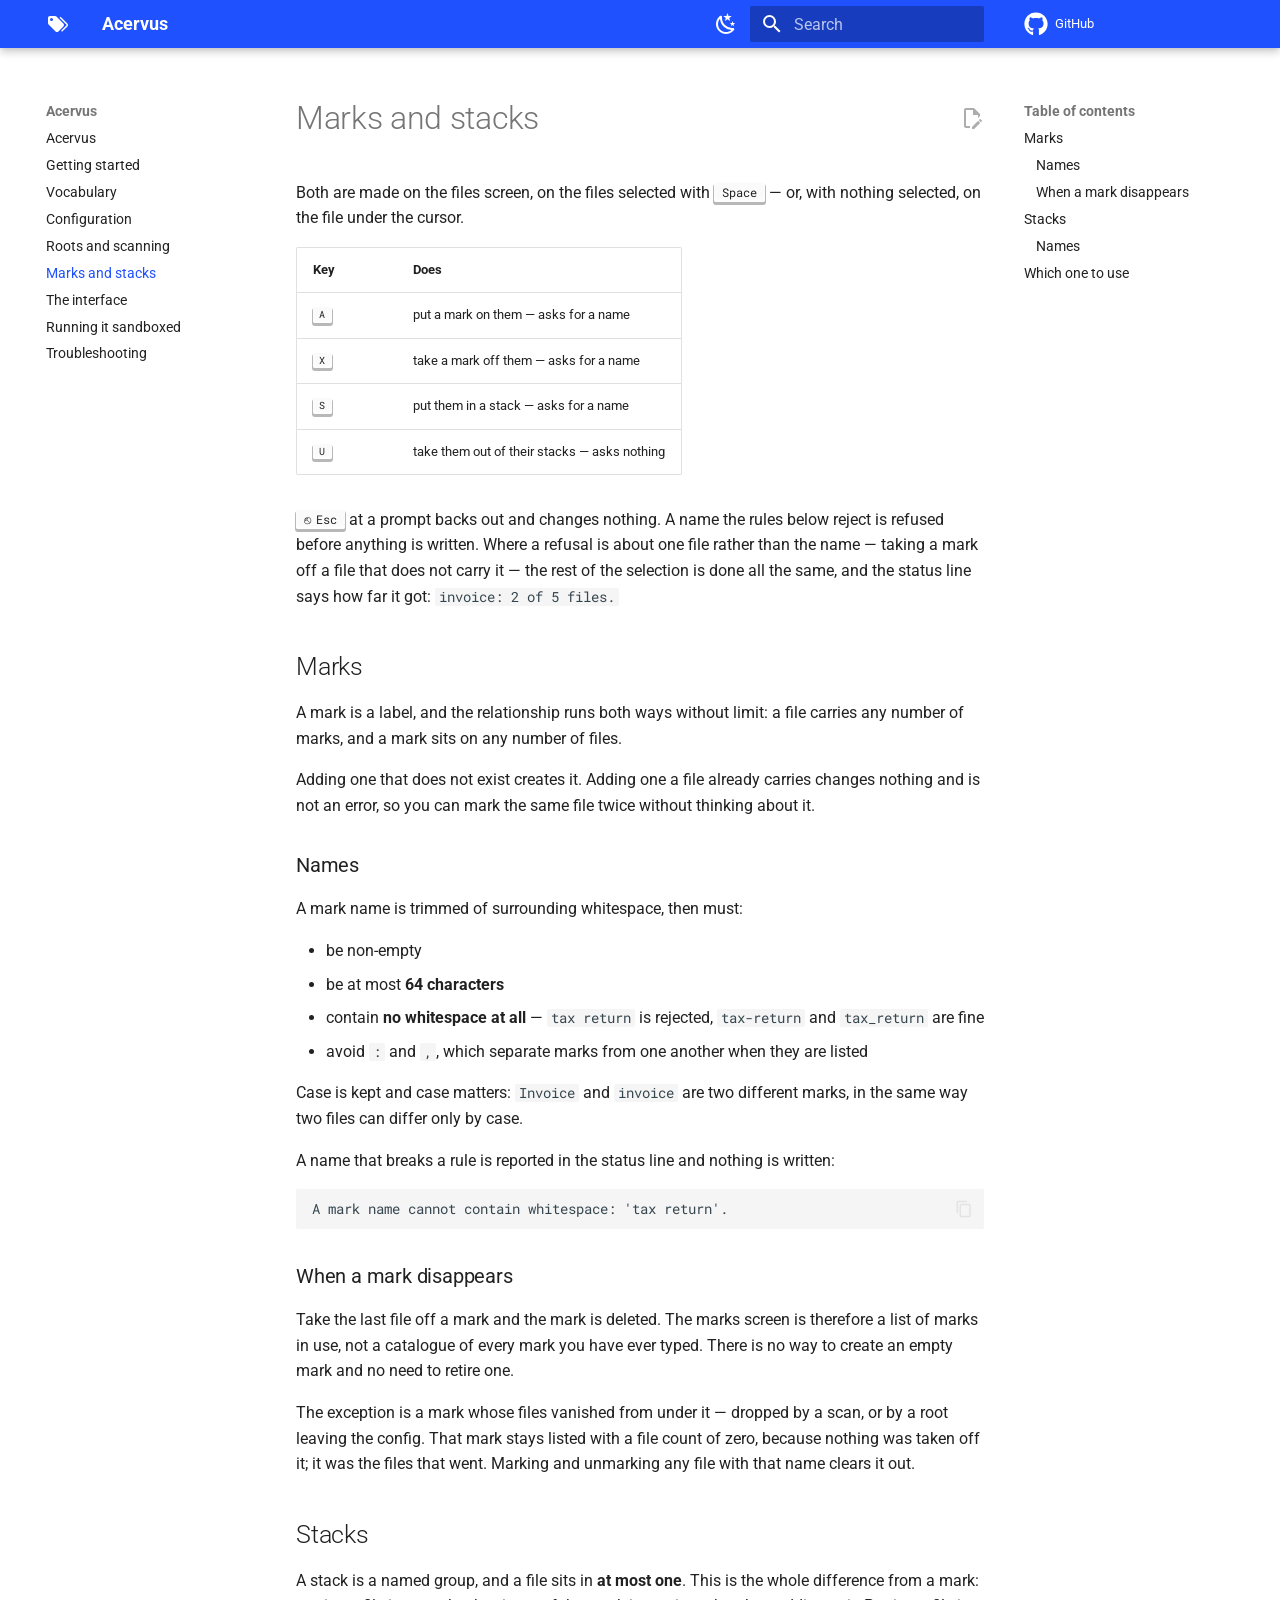
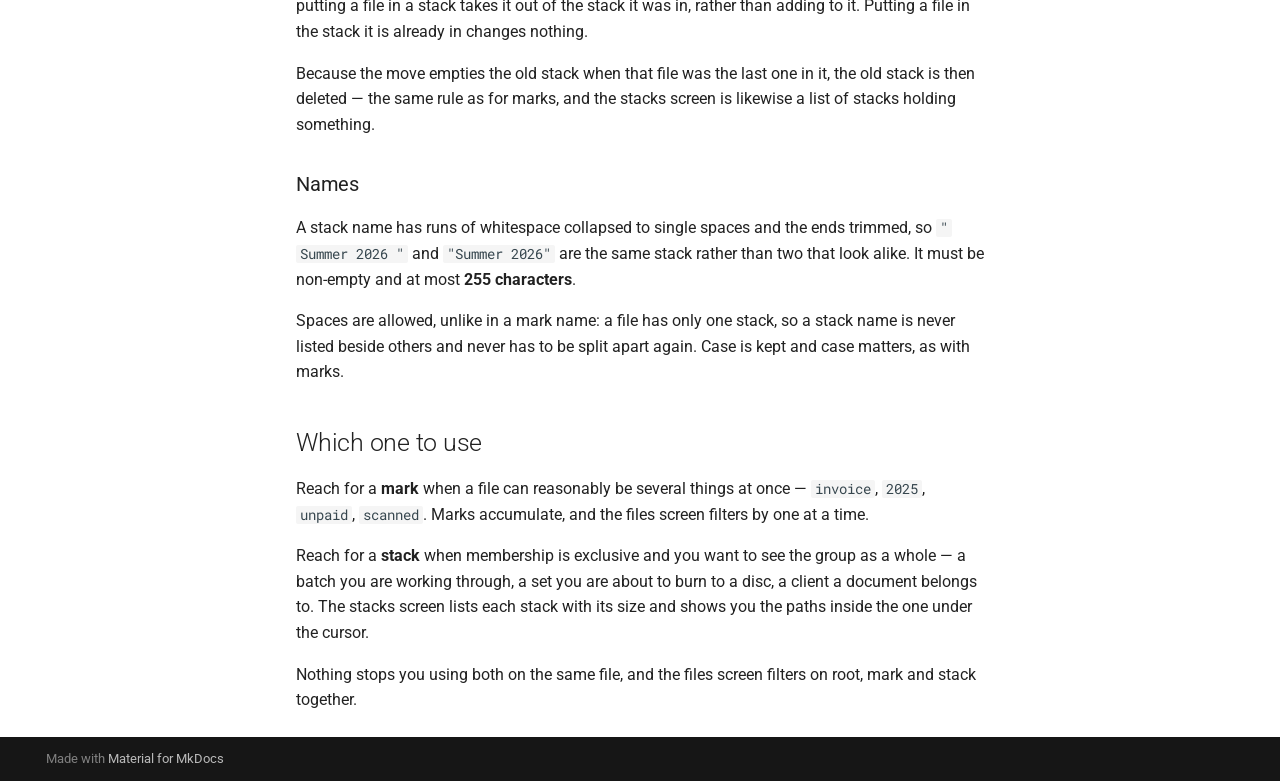
<file: marks-and-stacks/index.html>
<!doctype html>
<html lang="en" class="no-js">
  <head>
    
      <meta charset="utf-8">
      <meta name="viewport" content="width=device-width,initial-scale=1">
      
        <meta name="description" content="User's manual for Acervus, a filesystem tagging tool">
      
      
      
        <link rel="canonical" href="https://acervus.fancysnake.dev/marks-and-stacks/">
      
      
        <link rel="prev" href="../roots-and-scanning/">
      
      
        <link rel="next" href="../interface/">
      
      
        
      
      
      <link rel="icon" href="../assets/images/favicon.png">
      <meta name="generator" content="mkdocs-1.6.1, mkdocs-material-9.8.1">
    
    
      
        <title>Marks and stacks - Acervus</title>
      
    
    
      <link rel="stylesheet" href="../assets/stylesheets/main.57a0d79d.min.css">
      
        
        <link rel="stylesheet" href="../assets/stylesheets/palette.fb2fffe2.min.css">
      
      


    
    
      
    
    
      
        
        
        <link rel="preconnect" href="https://fonts.gstatic.com" crossorigin>
        <link rel="stylesheet" href="https://fonts.googleapis.com/css?family=Roboto:300,300i,400,400i,700,700i%7CRoboto+Mono:400,400i,700,700i&display=fallback">
        <style>:root{--md-text-font:"Roboto";--md-code-font:"Roboto Mono"}</style>
      
    
    
      <link rel="stylesheet" href="../stylesheets/extra.css">
    
    <script>__md_scope=new URL("..",location),__md_hash=e=>[...e].reduce(((e,_)=>(e<<5)-e+_.charCodeAt(0)),0),__md_get=(e,_=localStorage,t=__md_scope)=>JSON.parse(_.getItem(t.pathname+"."+e)),__md_set=(e,_,t=localStorage,a=__md_scope)=>{try{t.setItem(a.pathname+"."+e,JSON.stringify(_))}catch(e){}}</script>
    
      

    
    
  </head>
  
  
    
    
      
    
    
    
    
    <body dir="ltr" data-md-color-scheme="default" data-md-color-primary="custom" data-md-color-accent="custom">
  
    
    <input class="md-toggle" data-md-toggle="drawer" type="checkbox" id="__drawer" autocomplete="off">
    <input class="md-toggle" data-md-toggle="search" type="checkbox" id="__search" autocomplete="off">
    <label class="md-overlay" for="__drawer"></label>
    <div data-md-component="skip">
      
        
        <a href="#marks-and-stacks" class="md-skip">
          Skip to content
        </a>
      
    </div>
    <div data-md-component="announce">
      
    </div>
    
    
      

  

<header class="md-header md-header--shadow" data-md-component="header">
  <nav class="md-header__inner md-grid" aria-label="Header">
    <a href=".." title="Acervus" class="md-header__button md-logo" aria-label="Acervus" data-md-component="logo">
      
  
  <svg xmlns="http://www.w3.org/2000/svg" viewBox="0 0 24 24"><path d="M5.5 9A1.5 1.5 0 0 0 7 7.5 1.5 1.5 0 0 0 5.5 6 1.5 1.5 0 0 0 4 7.5 1.5 1.5 0 0 0 5.5 9m11.91 2.58c.36.36.59.86.59 1.42 0 .55-.22 1.05-.59 1.41l-5 5a1.996 1.996 0 0 1-2.83 0l-6.99-6.99C2.22 12.05 2 11.55 2 11V6c0-1.11.89-2 2-2h5c.55 0 1.05.22 1.41.58zm-3.87-5.87 1-1 6.87 6.87c.37.36.59.87.59 1.42s-.22 1.05-.58 1.41l-5.38 5.38-1-1L20.75 13z"/></svg>

    </a>
    <label class="md-header__button md-icon" for="__drawer">
      
      <svg xmlns="http://www.w3.org/2000/svg" viewBox="0 0 24 24"><path d="M3 6h18v2H3zm0 5h18v2H3zm0 5h18v2H3z"/></svg>
    </label>
    <div class="md-header__title" data-md-component="header-title">
      <div class="md-header__ellipsis">
        <div class="md-header__topic">
          <span class="md-ellipsis">
            Acervus
          </span>
        </div>
        <div class="md-header__topic" data-md-component="header-topic">
          <span class="md-ellipsis">
            
              Marks and stacks
            
          </span>
        </div>
      </div>
    </div>
    
      
        <form class="md-header__option" data-md-component="palette">
  
    
    
    
    <input class="md-option" data-md-color-media="(prefers-color-scheme: light)" data-md-color-scheme="default" data-md-color-primary="custom" data-md-color-accent="custom"  aria-label="Switch to dark mode"  type="radio" name="__palette" id="__palette_0">
    
      <label class="md-header__button md-icon" title="Switch to dark mode" for="__palette_1" hidden>
        <svg xmlns="http://www.w3.org/2000/svg" viewBox="0 0 24 24"><path d="m17.75 4.09-2.53 1.94.91 3.06-2.63-1.81-2.63 1.81.91-3.06-2.53-1.94L12.44 4l1.06-3 1.06 3zm3.5 6.91-1.64 1.25.59 1.98-1.7-1.17-1.7 1.17.59-1.98L15.75 11l2.06-.05L18.5 9l.69 1.95zm-2.28 4.95c.83-.08 1.72 1.1 1.19 1.85-.32.45-.66.87-1.08 1.27C15.17 23 8.84 23 4.94 19.07c-3.91-3.9-3.91-10.24 0-14.14.4-.4.82-.76 1.27-1.08.75-.53 1.93.36 1.85 1.19-.27 2.86.69 5.83 2.89 8.02a9.96 9.96 0 0 0 8.02 2.89m-1.64 2.02a12.08 12.08 0 0 1-7.8-3.47c-2.17-2.19-3.33-5-3.49-7.82-2.81 3.14-2.7 7.96.31 10.98 3.02 3.01 7.84 3.12 10.98.31"/></svg>
      </label>
    
  
    
    
    
    <input class="md-option" data-md-color-media="(prefers-color-scheme: dark)" data-md-color-scheme="slate" data-md-color-primary="custom" data-md-color-accent="custom"  aria-label="Switch to light mode"  type="radio" name="__palette" id="__palette_1">
    
      <label class="md-header__button md-icon" title="Switch to light mode" for="__palette_0" hidden>
        <svg xmlns="http://www.w3.org/2000/svg" viewBox="0 0 24 24"><path d="M12 7a5 5 0 0 1 5 5 5 5 0 0 1-5 5 5 5 0 0 1-5-5 5 5 0 0 1 5-5m0 2a3 3 0 0 0-3 3 3 3 0 0 0 3 3 3 3 0 0 0 3-3 3 3 0 0 0-3-3m0-7 2.39 3.42C13.65 5.15 12.84 5 12 5s-1.65.15-2.39.42zM3.34 7l4.16-.35A7.2 7.2 0 0 0 5.94 8.5c-.44.74-.69 1.5-.83 2.29zm.02 10 1.76-3.77a7.131 7.131 0 0 0 2.38 4.14zM20.65 7l-1.77 3.79a7.02 7.02 0 0 0-2.38-4.15zm-.01 10-4.14.36c.59-.51 1.12-1.14 1.54-1.86.42-.73.69-1.5.83-2.29zM12 22l-2.41-3.44c.74.27 1.55.44 2.41.44.82 0 1.63-.17 2.37-.44z"/></svg>
      </label>
    
  
</form>
      
    
    
      <script>var palette=__md_get("__palette");if(palette&&palette.color){if("(prefers-color-scheme)"===palette.color.media){var media=matchMedia("(prefers-color-scheme: light)"),input=document.querySelector(media.matches?"[data-md-color-media='(prefers-color-scheme: light)']":"[data-md-color-media='(prefers-color-scheme: dark)']");palette.color.media=input.getAttribute("data-md-color-media"),palette.color.scheme=input.getAttribute("data-md-color-scheme"),palette.color.primary=input.getAttribute("data-md-color-primary"),palette.color.accent=input.getAttribute("data-md-color-accent")}for(var[key,value]of Object.entries(palette.color))document.body.setAttribute("data-md-color-"+key,value)}</script>
    
    
    
      
      
        <label class="md-header__button md-icon" for="__search">
          
          <svg xmlns="http://www.w3.org/2000/svg" viewBox="0 0 24 24"><path d="M9.5 3A6.5 6.5 0 0 1 16 9.5c0 1.61-.59 3.09-1.56 4.23l.27.27h.79l5 5-1.5 1.5-5-5v-.79l-.27-.27A6.52 6.52 0 0 1 9.5 16 6.5 6.5 0 0 1 3 9.5 6.5 6.5 0 0 1 9.5 3m0 2C7 5 5 7 5 9.5S7 14 9.5 14 14 12 14 9.5 12 5 9.5 5"/></svg>
        </label>
        <div class="md-search" data-md-component="search" role="dialog">
  <label class="md-search__overlay" for="__search"></label>
  <div class="md-search__inner" role="search">
    <form class="md-search__form" name="search">
      <input type="text" class="md-search__input" name="query" aria-label="Search" placeholder="Search" autocapitalize="off" autocorrect="off" autocomplete="off" spellcheck="false" data-md-component="search-query" required>
      <label class="md-search__icon md-icon" for="__search">
        
        <svg xmlns="http://www.w3.org/2000/svg" viewBox="0 0 24 24"><path d="M9.5 3A6.5 6.5 0 0 1 16 9.5c0 1.61-.59 3.09-1.56 4.23l.27.27h.79l5 5-1.5 1.5-5-5v-.79l-.27-.27A6.52 6.52 0 0 1 9.5 16 6.5 6.5 0 0 1 3 9.5 6.5 6.5 0 0 1 9.5 3m0 2C7 5 5 7 5 9.5S7 14 9.5 14 14 12 14 9.5 12 5 9.5 5"/></svg>
        
        <svg xmlns="http://www.w3.org/2000/svg" viewBox="0 0 24 24"><path d="M20 11v2H8l5.5 5.5-1.42 1.42L4.16 12l7.92-7.92L13.5 5.5 8 11z"/></svg>
      </label>
      <nav class="md-search__options" aria-label="Search">
        
        <button type="reset" class="md-search__icon md-icon" title="Clear" aria-label="Clear" tabindex="-1">
          
          <svg xmlns="http://www.w3.org/2000/svg" viewBox="0 0 24 24"><path d="M19 6.41 17.59 5 12 10.59 6.41 5 5 6.41 10.59 12 5 17.59 6.41 19 12 13.41 17.59 19 19 17.59 13.41 12z"/></svg>
        </button>
      </nav>
      
        <div class="md-search__suggest" data-md-component="search-suggest"></div>
      
    </form>
    <div class="md-search__output">
      <div class="md-search__scrollwrap" tabindex="0" data-md-scrollfix>
        <div class="md-search-result" data-md-component="search-result">
          <div class="md-search-result__meta">
            Initializing search
          </div>
          <ol class="md-search-result__list" role="presentation"></ol>
        </div>
      </div>
    </div>
  </div>
</div>
      
    
    
      <div class="md-header__source">
        <a href="https://github.com/fancysnake/acervus" title="Go to repository" class="md-source" data-md-component="source">
  <div class="md-source__icon md-icon">
    
    <svg xmlns="http://www.w3.org/2000/svg" viewBox="0 0 512 512"><!--! Font Awesome Free 7.1.0 by @fontawesome - https://fontawesome.com License - https://fontawesome.com/license/free (Icons: CC BY 4.0, Fonts: SIL OFL 1.1, Code: MIT License) Copyright 2025 Fonticons, Inc.--><path d="M173.9 397.4c0 2-2.3 3.6-5.2 3.6-3.3.3-5.6-1.3-5.6-3.6 0-2 2.3-3.6 5.2-3.6 3-.3 5.6 1.3 5.6 3.6m-31.1-4.5c-.7 2 1.3 4.3 4.3 4.9 2.6 1 5.6 0 6.2-2s-1.3-4.3-4.3-5.2c-2.6-.7-5.5.3-6.2 2.3m44.2-1.7c-2.9.7-4.9 2.6-4.6 4.9.3 2 2.9 3.3 5.9 2.6 2.9-.7 4.9-2.6 4.6-4.6-.3-1.9-3-3.2-5.9-2.9M252.8 8C114.1 8 8 113.3 8 252c0 110.9 69.8 205.8 169.5 239.2 12.8 2.3 17.3-5.6 17.3-12.1 0-6.2-.3-40.4-.3-61.4 0 0-70 15-84.7-29.8 0 0-11.4-29.1-27.8-36.6 0 0-22.9-15.7 1.6-15.4 0 0 24.9 2 38.6 25.8 21.9 38.6 58.6 27.5 72.9 20.9 2.3-16 8.8-27.1 16-33.7-55.9-6.2-112.3-14.3-112.3-110.5 0-27.5 7.6-41.3 23.6-58.9-2.6-6.5-11.1-33.3 2.6-67.9 20.9-6.5 69 27 69 27 20-5.6 41.5-8.5 62.8-8.5s42.8 2.9 62.8 8.5c0 0 48.1-33.6 69-27 13.7 34.7 5.2 61.4 2.6 67.9 16 17.7 25.8 31.5 25.8 58.9 0 96.5-58.9 104.2-114.8 110.5 9.2 7.9 17 22.9 17 46.4 0 33.7-.3 75.4-.3 83.6 0 6.5 4.6 14.4 17.3 12.1C436.2 457.8 504 362.9 504 252 504 113.3 391.5 8 252.8 8M105.2 352.9c-1.3 1-1 3.3.7 5.2 1.6 1.6 3.9 2.3 5.2 1 1.3-1 1-3.3-.7-5.2-1.6-1.6-3.9-2.3-5.2-1m-10.8-8.1c-.7 1.3.3 2.9 2.3 3.9 1.6 1 3.6.7 4.3-.7.7-1.3-.3-2.9-2.3-3.9-2-.6-3.6-.3-4.3.7m32.4 35.6c-1.6 1.3-1 4.3 1.3 6.2 2.3 2.3 5.2 2.6 6.5 1 1.3-1.3.7-4.3-1.3-6.2-2.2-2.3-5.2-2.6-6.5-1m-11.4-14.7c-1.6 1-1.6 3.6 0 5.9s4.3 3.3 5.6 2.3c1.6-1.3 1.6-3.9 0-6.2-1.4-2.3-4-3.3-5.6-2"/></svg>
  </div>
  <div class="md-source__repository">
    GitHub
  </div>
</a>
      </div>
    
  </nav>
  
</header>
    
    <div class="md-container" data-md-component="container">
      
      
        
          
        
      
      <main class="md-main" data-md-component="main">
        <div class="md-main__inner md-grid">
          
            
              
              <div class="md-sidebar md-sidebar--primary" data-md-component="sidebar" data-md-type="navigation" >
                <div class="md-sidebar__scrollwrap">
                  <div class="md-sidebar__inner">
                    



<nav class="md-nav md-nav--primary" aria-label="Navigation" data-md-level="0">
  <label class="md-nav__title" for="__drawer">
    <a href=".." title="Acervus" class="md-nav__button md-logo" aria-label="Acervus" data-md-component="logo">
      
  
  <svg xmlns="http://www.w3.org/2000/svg" viewBox="0 0 24 24"><path d="M5.5 9A1.5 1.5 0 0 0 7 7.5 1.5 1.5 0 0 0 5.5 6 1.5 1.5 0 0 0 4 7.5 1.5 1.5 0 0 0 5.5 9m11.91 2.58c.36.36.59.86.59 1.42 0 .55-.22 1.05-.59 1.41l-5 5a1.996 1.996 0 0 1-2.83 0l-6.99-6.99C2.22 12.05 2 11.55 2 11V6c0-1.11.89-2 2-2h5c.55 0 1.05.22 1.41.58zm-3.87-5.87 1-1 6.87 6.87c.37.36.59.87.59 1.42s-.22 1.05-.58 1.41l-5.38 5.38-1-1L20.75 13z"/></svg>

    </a>
    Acervus
  </label>
  
    <div class="md-nav__source">
      <a href="https://github.com/fancysnake/acervus" title="Go to repository" class="md-source" data-md-component="source">
  <div class="md-source__icon md-icon">
    
    <svg xmlns="http://www.w3.org/2000/svg" viewBox="0 0 512 512"><!--! Font Awesome Free 7.1.0 by @fontawesome - https://fontawesome.com License - https://fontawesome.com/license/free (Icons: CC BY 4.0, Fonts: SIL OFL 1.1, Code: MIT License) Copyright 2025 Fonticons, Inc.--><path d="M173.9 397.4c0 2-2.3 3.6-5.2 3.6-3.3.3-5.6-1.3-5.6-3.6 0-2 2.3-3.6 5.2-3.6 3-.3 5.6 1.3 5.6 3.6m-31.1-4.5c-.7 2 1.3 4.3 4.3 4.9 2.6 1 5.6 0 6.2-2s-1.3-4.3-4.3-5.2c-2.6-.7-5.5.3-6.2 2.3m44.2-1.7c-2.9.7-4.9 2.6-4.6 4.9.3 2 2.9 3.3 5.9 2.6 2.9-.7 4.9-2.6 4.6-4.6-.3-1.9-3-3.2-5.9-2.9M252.8 8C114.1 8 8 113.3 8 252c0 110.9 69.8 205.8 169.5 239.2 12.8 2.3 17.3-5.6 17.3-12.1 0-6.2-.3-40.4-.3-61.4 0 0-70 15-84.7-29.8 0 0-11.4-29.1-27.8-36.6 0 0-22.9-15.7 1.6-15.4 0 0 24.9 2 38.6 25.8 21.9 38.6 58.6 27.5 72.9 20.9 2.3-16 8.8-27.1 16-33.7-55.9-6.2-112.3-14.3-112.3-110.5 0-27.5 7.6-41.3 23.6-58.9-2.6-6.5-11.1-33.3 2.6-67.9 20.9-6.5 69 27 69 27 20-5.6 41.5-8.5 62.8-8.5s42.8 2.9 62.8 8.5c0 0 48.1-33.6 69-27 13.7 34.7 5.2 61.4 2.6 67.9 16 17.7 25.8 31.5 25.8 58.9 0 96.5-58.9 104.2-114.8 110.5 9.2 7.9 17 22.9 17 46.4 0 33.7-.3 75.4-.3 83.6 0 6.5 4.6 14.4 17.3 12.1C436.2 457.8 504 362.9 504 252 504 113.3 391.5 8 252.8 8M105.2 352.9c-1.3 1-1 3.3.7 5.2 1.6 1.6 3.9 2.3 5.2 1 1.3-1 1-3.3-.7-5.2-1.6-1.6-3.9-2.3-5.2-1m-10.8-8.1c-.7 1.3.3 2.9 2.3 3.9 1.6 1 3.6.7 4.3-.7.7-1.3-.3-2.9-2.3-3.9-2-.6-3.6-.3-4.3.7m32.4 35.6c-1.6 1.3-1 4.3 1.3 6.2 2.3 2.3 5.2 2.6 6.5 1 1.3-1.3.7-4.3-1.3-6.2-2.2-2.3-5.2-2.6-6.5-1m-11.4-14.7c-1.6 1-1.6 3.6 0 5.9s4.3 3.3 5.6 2.3c1.6-1.3 1.6-3.9 0-6.2-1.4-2.3-4-3.3-5.6-2"/></svg>
  </div>
  <div class="md-source__repository">
    GitHub
  </div>
</a>
    </div>
  
  <ul class="md-nav__list" data-md-scrollfix>
    
      
      
  
  
  
  
    <li class="md-nav__item">
      <a href=".." class="md-nav__link">
        
  
  
  <span class="md-ellipsis">
    
  
    Acervus
  

    
  </span>
  
  

      </a>
    </li>
  

    
      
      
  
  
  
  
    <li class="md-nav__item">
      <a href="../getting-started/" class="md-nav__link">
        
  
  
  <span class="md-ellipsis">
    
  
    Getting started
  

    
  </span>
  
  

      </a>
    </li>
  

    
      
      
  
  
  
  
    <li class="md-nav__item">
      <a href="../vocabulary/" class="md-nav__link">
        
  
  
  <span class="md-ellipsis">
    
  
    Vocabulary
  

    
  </span>
  
  

      </a>
    </li>
  

    
      
      
  
  
  
  
    <li class="md-nav__item">
      <a href="../configuration/" class="md-nav__link">
        
  
  
  <span class="md-ellipsis">
    
  
    Configuration
  

    
  </span>
  
  

      </a>
    </li>
  

    
      
      
  
  
  
  
    <li class="md-nav__item">
      <a href="../roots-and-scanning/" class="md-nav__link">
        
  
  
  <span class="md-ellipsis">
    
  
    Roots and scanning
  

    
  </span>
  
  

      </a>
    </li>
  

    
      
      
  
  
    
  
  
  
    <li class="md-nav__item md-nav__item--active">
      
      <input class="md-nav__toggle md-toggle" type="checkbox" id="__toc">
      
      
        
      
      
        <label class="md-nav__link md-nav__link--active" for="__toc">
          
  
  
  <span class="md-ellipsis">
    
  
    Marks and stacks
  

    
  </span>
  
  

          <span class="md-nav__icon md-icon"></span>
        </label>
      
      <a href="./" class="md-nav__link md-nav__link--active">
        
  
  
  <span class="md-ellipsis">
    
  
    Marks and stacks
  

    
  </span>
  
  

      </a>
      
        

<nav class="md-nav md-nav--secondary" aria-label="Table of contents">
  
  
  
    
  
  
    <label class="md-nav__title" for="__toc">
      <span class="md-nav__icon md-icon"></span>
      Table of contents
    </label>
    <ul class="md-nav__list" data-md-component="toc" data-md-scrollfix>
      
        <li class="md-nav__item">
  <a href="#marks" class="md-nav__link">
    <span class="md-ellipsis">
      
        Marks
      
    </span>
  </a>
  
    <nav class="md-nav" aria-label="Marks">
      <ul class="md-nav__list">
        
          <li class="md-nav__item">
  <a href="#names" class="md-nav__link">
    <span class="md-ellipsis">
      
        Names
      
    </span>
  </a>
  
</li>
        
          <li class="md-nav__item">
  <a href="#when-a-mark-disappears" class="md-nav__link">
    <span class="md-ellipsis">
      
        When a mark disappears
      
    </span>
  </a>
  
</li>
        
      </ul>
    </nav>
  
</li>
      
        <li class="md-nav__item">
  <a href="#stacks" class="md-nav__link">
    <span class="md-ellipsis">
      
        Stacks
      
    </span>
  </a>
  
    <nav class="md-nav" aria-label="Stacks">
      <ul class="md-nav__list">
        
          <li class="md-nav__item">
  <a href="#names_1" class="md-nav__link">
    <span class="md-ellipsis">
      
        Names
      
    </span>
  </a>
  
</li>
        
      </ul>
    </nav>
  
</li>
      
        <li class="md-nav__item">
  <a href="#which-one-to-use" class="md-nav__link">
    <span class="md-ellipsis">
      
        Which one to use
      
    </span>
  </a>
  
</li>
      
    </ul>
  
</nav>
      
    </li>
  

    
      
      
  
  
  
  
    <li class="md-nav__item">
      <a href="../interface/" class="md-nav__link">
        
  
  
  <span class="md-ellipsis">
    
  
    The interface
  

    
  </span>
  
  

      </a>
    </li>
  

    
      
      
  
  
  
  
    <li class="md-nav__item">
      <a href="../sandboxing/" class="md-nav__link">
        
  
  
  <span class="md-ellipsis">
    
  
    Running it sandboxed
  

    
  </span>
  
  

      </a>
    </li>
  

    
      
      
  
  
  
  
    <li class="md-nav__item">
      <a href="../troubleshooting/" class="md-nav__link">
        
  
  
  <span class="md-ellipsis">
    
  
    Troubleshooting
  

    
  </span>
  
  

      </a>
    </li>
  

    
  </ul>
</nav>
                  </div>
                </div>
              </div>
            
            
              
              <div class="md-sidebar md-sidebar--secondary" data-md-component="sidebar" data-md-type="toc" >
                <div class="md-sidebar__scrollwrap">
                  <div class="md-sidebar__inner">
                    

<nav class="md-nav md-nav--secondary" aria-label="Table of contents">
  
  
  
    
  
  
    <label class="md-nav__title" for="__toc">
      <span class="md-nav__icon md-icon"></span>
      Table of contents
    </label>
    <ul class="md-nav__list" data-md-component="toc" data-md-scrollfix>
      
        <li class="md-nav__item">
  <a href="#marks" class="md-nav__link">
    <span class="md-ellipsis">
      
        Marks
      
    </span>
  </a>
  
    <nav class="md-nav" aria-label="Marks">
      <ul class="md-nav__list">
        
          <li class="md-nav__item">
  <a href="#names" class="md-nav__link">
    <span class="md-ellipsis">
      
        Names
      
    </span>
  </a>
  
</li>
        
          <li class="md-nav__item">
  <a href="#when-a-mark-disappears" class="md-nav__link">
    <span class="md-ellipsis">
      
        When a mark disappears
      
    </span>
  </a>
  
</li>
        
      </ul>
    </nav>
  
</li>
      
        <li class="md-nav__item">
  <a href="#stacks" class="md-nav__link">
    <span class="md-ellipsis">
      
        Stacks
      
    </span>
  </a>
  
    <nav class="md-nav" aria-label="Stacks">
      <ul class="md-nav__list">
        
          <li class="md-nav__item">
  <a href="#names_1" class="md-nav__link">
    <span class="md-ellipsis">
      
        Names
      
    </span>
  </a>
  
</li>
        
      </ul>
    </nav>
  
</li>
      
        <li class="md-nav__item">
  <a href="#which-one-to-use" class="md-nav__link">
    <span class="md-ellipsis">
      
        Which one to use
      
    </span>
  </a>
  
</li>
      
    </ul>
  
</nav>
                  </div>
                </div>
              </div>
            
          
          
            <div class="md-content" data-md-component="content">
              
              <article class="md-content__inner md-typeset">
                
                  


  
    <a href="https://github.com/fancysnake/acervus/edit/main/docs/marks-and-stacks.md" title="Edit this page" class="md-content__button md-icon" rel="edit">
      
      <svg xmlns="http://www.w3.org/2000/svg" viewBox="0 0 24 24"><path d="M10 20H6V4h7v5h5v3.1l2-2V8l-6-6H6c-1.1 0-2 .9-2 2v16c0 1.1.9 2 2 2h4zm10.2-7c.1 0 .3.1.4.2l1.3 1.3c.2.2.2.6 0 .8l-1 1-2.1-2.1 1-1c.1-.1.2-.2.4-.2m0 3.9L14.1 23H12v-2.1l6.1-6.1z"/></svg>
    </a>
  
  


<h1 id="marks-and-stacks">Marks and stacks<a class="headerlink" href="#marks-and-stacks" title="Permanent link">&para;</a></h1>
<p>Both are made on the files screen, on the files selected with <span class="keys"><kbd class="key-space">Space</kbd></span> — or,
with nothing selected, on the file under the cursor.</p>
<table>
<thead>
<tr>
<th>Key</th>
<th>Does</th>
</tr>
</thead>
<tbody>
<tr>
<td><span class="keys"><kbd class="key-a">A</kbd></span></td>
<td>put a mark on them — asks for a name</td>
</tr>
<tr>
<td><span class="keys"><kbd class="key-x">X</kbd></span></td>
<td>take a mark off them — asks for a name</td>
</tr>
<tr>
<td><span class="keys"><kbd class="key-s">S</kbd></span></td>
<td>put them in a stack — asks for a name</td>
</tr>
<tr>
<td><span class="keys"><kbd class="key-u">U</kbd></span></td>
<td>take them out of their stacks — asks nothing</td>
</tr>
</tbody>
</table>
<p><span class="keys"><kbd class="key-escape">Esc</kbd></span> at a prompt backs out and changes nothing. A name the rules below
reject is refused before anything is written. Where a refusal is about one file
rather than the name — taking a mark off a file that does not carry it — the
rest of the selection is done all the same, and the status line says how far it
got: <code>invoice: 2 of 5 files.</code></p>
<h2 id="marks">Marks<a class="headerlink" href="#marks" title="Permanent link">&para;</a></h2>
<p>A mark is a label, and the relationship runs both ways without limit: a file
carries any number of marks, and a mark sits on any number of files.</p>
<p>Adding one that does not exist creates it. Adding one a file already carries
changes nothing and is not an error, so you can mark the same file twice without
thinking about it.</p>
<h3 id="names">Names<a class="headerlink" href="#names" title="Permanent link">&para;</a></h3>
<p>A mark name is trimmed of surrounding whitespace, then must:</p>
<ul>
<li>be non-empty</li>
<li>be at most <strong>64 characters</strong></li>
<li>contain <strong>no whitespace at all</strong> — <code>tax return</code> is rejected, <code>tax-return</code> and
  <code>tax_return</code> are fine</li>
<li>avoid <code>:</code> and <code>,</code>, which separate marks from one another when they are listed</li>
</ul>
<p>Case is kept and case matters: <code>Invoice</code> and <code>invoice</code> are two different marks,
in the same way two files can differ only by case.</p>
<p>A name that breaks a rule is reported in the status line and nothing is written:</p>
<div class="highlight"><pre><span></span><code>A mark name cannot contain whitespace: 'tax return'.
</code></pre></div>
<h3 id="when-a-mark-disappears">When a mark disappears<a class="headerlink" href="#when-a-mark-disappears" title="Permanent link">&para;</a></h3>
<p>Take the last file off a mark and the mark is deleted. The marks screen is
therefore a list of marks in use, not a catalogue of every mark you have ever
typed. There is no way to create an empty mark and no need to retire one.</p>
<p>The exception is a mark whose files vanished from under it — dropped by a scan,
or by a root leaving the config. That mark stays listed with a file count of
zero, because nothing was taken off it; it was the files that went. Marking and
unmarking any file with that name clears it out.</p>
<h2 id="stacks">Stacks<a class="headerlink" href="#stacks" title="Permanent link">&para;</a></h2>
<p>A stack is a named group, and a file sits in <strong>at most one</strong>. This is the whole
difference from a mark: putting a file in a stack takes it out of the stack it
was in, rather than adding to it. Putting a file in the stack it is already in
changes nothing.</p>
<p>Because the move empties the old stack when that file was the last one in it,
the old stack is then deleted — the same rule as for marks, and the stacks
screen is likewise a list of stacks holding something.</p>
<h3 id="names_1">Names<a class="headerlink" href="#names_1" title="Permanent link">&para;</a></h3>
<p>A stack name has runs of whitespace collapsed to single spaces and the ends
trimmed, so <code>" Summer   2026 "</code> and <code>"Summer 2026"</code> are the same stack rather
than two that look alike. It must be non-empty and at most <strong>255 characters</strong>.</p>
<p>Spaces are allowed, unlike in a mark name: a file has only one stack, so a stack
name is never listed beside others and never has to be split apart again. Case
is kept and case matters, as with marks.</p>
<h2 id="which-one-to-use">Which one to use<a class="headerlink" href="#which-one-to-use" title="Permanent link">&para;</a></h2>
<p>Reach for a <strong>mark</strong> when a file can reasonably be several things at once —
<code>invoice</code>, <code>2025</code>, <code>unpaid</code>, <code>scanned</code>. Marks accumulate, and the files screen
filters by one at a time.</p>
<p>Reach for a <strong>stack</strong> when membership is exclusive and you want to see the group
as a whole — a batch you are working through, a set you are about to burn to a
disc, a client a document belongs to. The stacks screen lists each stack with
its size and shows you the paths inside the one under the cursor.</p>
<p>Nothing stops you using both on the same file, and the files screen filters on
root, mark and stack together.</p>












                
              </article>
            </div>
          
          
<script>var target=document.getElementById(location.hash.slice(1));target&&target.name&&(target.checked=target.name.startsWith("__tabbed_"))</script>
        </div>
        
          <button type="button" class="md-top md-icon" data-md-component="top" hidden>
  
  <svg xmlns="http://www.w3.org/2000/svg" viewBox="0 0 24 24"><path d="M13 20h-2V8l-5.5 5.5-1.42-1.42L12 4.16l7.92 7.92-1.42 1.42L13 8z"/></svg>
  Back to top
</button>
        
      </main>
      
        <footer class="md-footer">
  
  <div class="md-footer-meta md-typeset">
    <div class="md-footer-meta__inner md-grid">
      <div class="md-copyright">
  
  
    Made with
    <a href="https://squidfunk.github.io/mkdocs-material/" target="_blank" rel="noopener">
      Material for MkDocs
    </a>
  
</div>
      
    </div>
  </div>
</footer>
      
    </div>
    <div class="md-dialog" data-md-component="dialog">
      <div class="md-dialog__inner md-typeset"></div>
    </div>
    
    
    
      
      
      <script id="__config" type="application/json">{"annotate": null, "base": "..", "features": ["navigation.instant", "navigation.top", "navigation.tracking", "content.action.edit", "content.code.copy", "search.suggest", "search.highlight", "toc.follow"], "search": "../assets/javascripts/workers/search.a7633da7.min.js", "tags": null, "translations": {"clipboard.copied": "Copied to clipboard", "clipboard.copy": "Copy to clipboard", "search.result.more.one": "1 more on this page", "search.result.more.other": "# more on this page", "search.result.none": "No matching documents", "search.result.one": "1 matching document", "search.result.other": "# matching documents", "search.result.placeholder": "Type to start searching", "search.result.term.missing": "Missing", "select.version": "Select version"}, "version": null}</script>
    
    
      <script src="../assets/javascripts/bundle.a5f9d56c.min.js"></script>
      
    
  </body>
</html>
</file>
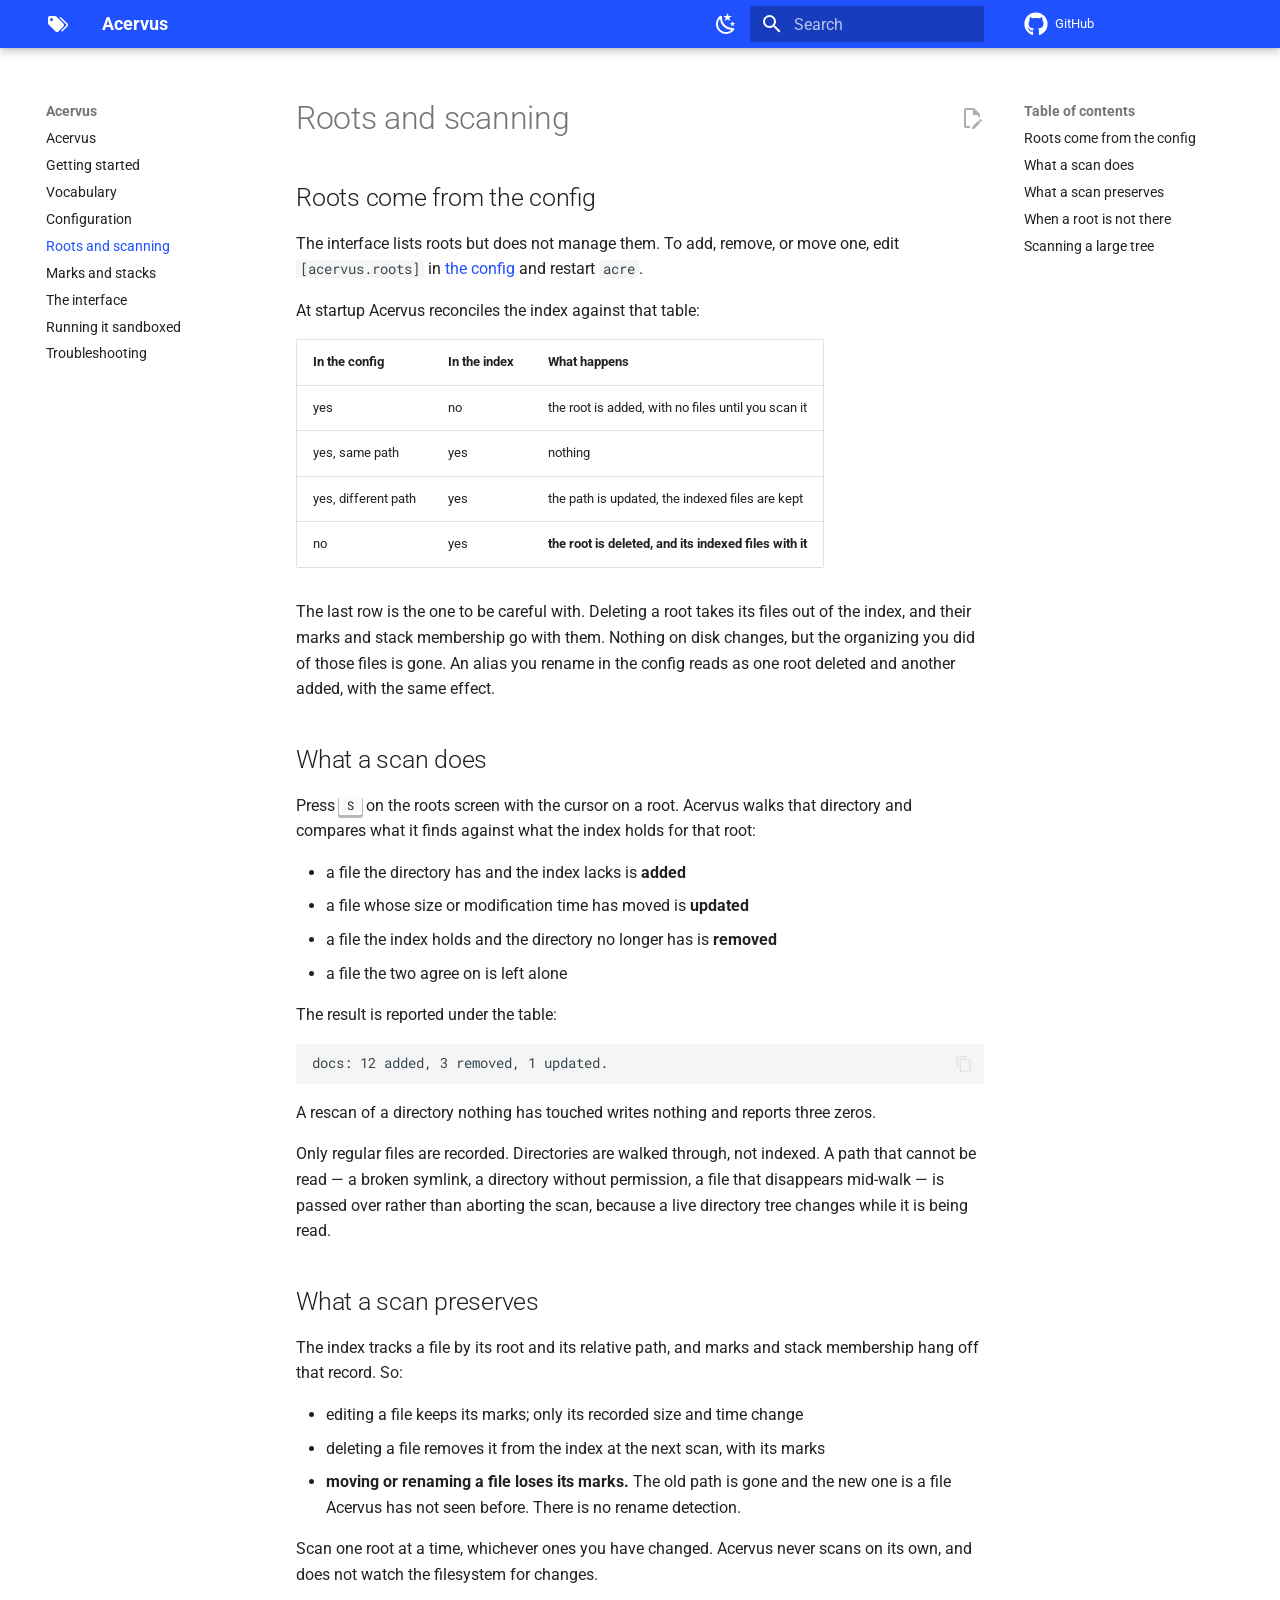
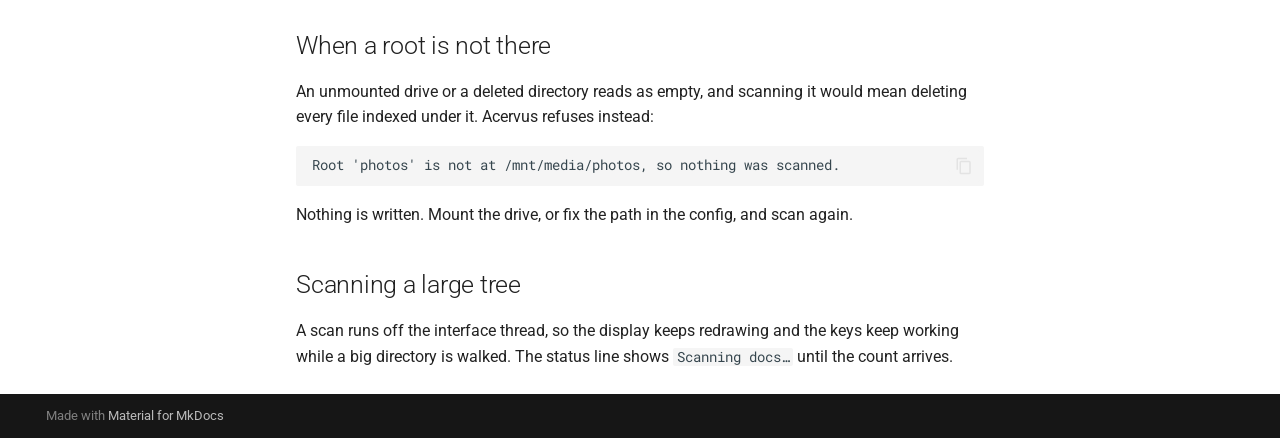
<file: roots-and-scanning/index.html>
<!doctype html>
<html lang="en" class="no-js">
  <head>
    
      <meta charset="utf-8">
      <meta name="viewport" content="width=device-width,initial-scale=1">
      
        <meta name="description" content="User's manual for Acervus, a filesystem tagging tool">
      
      
      
        <link rel="canonical" href="https://acervus.fancysnake.dev/roots-and-scanning/">
      
      
        <link rel="prev" href="../configuration/">
      
      
        <link rel="next" href="../marks-and-stacks/">
      
      
        
      
      
      <link rel="icon" href="../assets/images/favicon.png">
      <meta name="generator" content="mkdocs-1.6.1, mkdocs-material-9.8.1">
    
    
      
        <title>Roots and scanning - Acervus</title>
      
    
    
      <link rel="stylesheet" href="../assets/stylesheets/main.57a0d79d.min.css">
      
        
        <link rel="stylesheet" href="../assets/stylesheets/palette.fb2fffe2.min.css">
      
      


    
    
      
    
    
      
        
        
        <link rel="preconnect" href="https://fonts.gstatic.com" crossorigin>
        <link rel="stylesheet" href="https://fonts.googleapis.com/css?family=Roboto:300,300i,400,400i,700,700i%7CRoboto+Mono:400,400i,700,700i&display=fallback">
        <style>:root{--md-text-font:"Roboto";--md-code-font:"Roboto Mono"}</style>
      
    
    
      <link rel="stylesheet" href="../stylesheets/extra.css">
    
    <script>__md_scope=new URL("..",location),__md_hash=e=>[...e].reduce(((e,_)=>(e<<5)-e+_.charCodeAt(0)),0),__md_get=(e,_=localStorage,t=__md_scope)=>JSON.parse(_.getItem(t.pathname+"."+e)),__md_set=(e,_,t=localStorage,a=__md_scope)=>{try{t.setItem(a.pathname+"."+e,JSON.stringify(_))}catch(e){}}</script>
    
      

    
    
  </head>
  
  
    
    
      
    
    
    
    
    <body dir="ltr" data-md-color-scheme="default" data-md-color-primary="custom" data-md-color-accent="custom">
  
    
    <input class="md-toggle" data-md-toggle="drawer" type="checkbox" id="__drawer" autocomplete="off">
    <input class="md-toggle" data-md-toggle="search" type="checkbox" id="__search" autocomplete="off">
    <label class="md-overlay" for="__drawer"></label>
    <div data-md-component="skip">
      
        
        <a href="#roots-and-scanning" class="md-skip">
          Skip to content
        </a>
      
    </div>
    <div data-md-component="announce">
      
    </div>
    
    
      

  

<header class="md-header md-header--shadow" data-md-component="header">
  <nav class="md-header__inner md-grid" aria-label="Header">
    <a href=".." title="Acervus" class="md-header__button md-logo" aria-label="Acervus" data-md-component="logo">
      
  
  <svg xmlns="http://www.w3.org/2000/svg" viewBox="0 0 24 24"><path d="M5.5 9A1.5 1.5 0 0 0 7 7.5 1.5 1.5 0 0 0 5.5 6 1.5 1.5 0 0 0 4 7.5 1.5 1.5 0 0 0 5.5 9m11.91 2.58c.36.36.59.86.59 1.42 0 .55-.22 1.05-.59 1.41l-5 5a1.996 1.996 0 0 1-2.83 0l-6.99-6.99C2.22 12.05 2 11.55 2 11V6c0-1.11.89-2 2-2h5c.55 0 1.05.22 1.41.58zm-3.87-5.87 1-1 6.87 6.87c.37.36.59.87.59 1.42s-.22 1.05-.58 1.41l-5.38 5.38-1-1L20.75 13z"/></svg>

    </a>
    <label class="md-header__button md-icon" for="__drawer">
      
      <svg xmlns="http://www.w3.org/2000/svg" viewBox="0 0 24 24"><path d="M3 6h18v2H3zm0 5h18v2H3zm0 5h18v2H3z"/></svg>
    </label>
    <div class="md-header__title" data-md-component="header-title">
      <div class="md-header__ellipsis">
        <div class="md-header__topic">
          <span class="md-ellipsis">
            Acervus
          </span>
        </div>
        <div class="md-header__topic" data-md-component="header-topic">
          <span class="md-ellipsis">
            
              Roots and scanning
            
          </span>
        </div>
      </div>
    </div>
    
      
        <form class="md-header__option" data-md-component="palette">
  
    
    
    
    <input class="md-option" data-md-color-media="(prefers-color-scheme: light)" data-md-color-scheme="default" data-md-color-primary="custom" data-md-color-accent="custom"  aria-label="Switch to dark mode"  type="radio" name="__palette" id="__palette_0">
    
      <label class="md-header__button md-icon" title="Switch to dark mode" for="__palette_1" hidden>
        <svg xmlns="http://www.w3.org/2000/svg" viewBox="0 0 24 24"><path d="m17.75 4.09-2.53 1.94.91 3.06-2.63-1.81-2.63 1.81.91-3.06-2.53-1.94L12.44 4l1.06-3 1.06 3zm3.5 6.91-1.64 1.25.59 1.98-1.7-1.17-1.7 1.17.59-1.98L15.75 11l2.06-.05L18.5 9l.69 1.95zm-2.28 4.95c.83-.08 1.72 1.1 1.19 1.85-.32.45-.66.87-1.08 1.27C15.17 23 8.84 23 4.94 19.07c-3.91-3.9-3.91-10.24 0-14.14.4-.4.82-.76 1.27-1.08.75-.53 1.93.36 1.85 1.19-.27 2.86.69 5.83 2.89 8.02a9.96 9.96 0 0 0 8.02 2.89m-1.64 2.02a12.08 12.08 0 0 1-7.8-3.47c-2.17-2.19-3.33-5-3.49-7.82-2.81 3.14-2.7 7.96.31 10.98 3.02 3.01 7.84 3.12 10.98.31"/></svg>
      </label>
    
  
    
    
    
    <input class="md-option" data-md-color-media="(prefers-color-scheme: dark)" data-md-color-scheme="slate" data-md-color-primary="custom" data-md-color-accent="custom"  aria-label="Switch to light mode"  type="radio" name="__palette" id="__palette_1">
    
      <label class="md-header__button md-icon" title="Switch to light mode" for="__palette_0" hidden>
        <svg xmlns="http://www.w3.org/2000/svg" viewBox="0 0 24 24"><path d="M12 7a5 5 0 0 1 5 5 5 5 0 0 1-5 5 5 5 0 0 1-5-5 5 5 0 0 1 5-5m0 2a3 3 0 0 0-3 3 3 3 0 0 0 3 3 3 3 0 0 0 3-3 3 3 0 0 0-3-3m0-7 2.39 3.42C13.65 5.15 12.84 5 12 5s-1.65.15-2.39.42zM3.34 7l4.16-.35A7.2 7.2 0 0 0 5.94 8.5c-.44.74-.69 1.5-.83 2.29zm.02 10 1.76-3.77a7.131 7.131 0 0 0 2.38 4.14zM20.65 7l-1.77 3.79a7.02 7.02 0 0 0-2.38-4.15zm-.01 10-4.14.36c.59-.51 1.12-1.14 1.54-1.86.42-.73.69-1.5.83-2.29zM12 22l-2.41-3.44c.74.27 1.55.44 2.41.44.82 0 1.63-.17 2.37-.44z"/></svg>
      </label>
    
  
</form>
      
    
    
      <script>var palette=__md_get("__palette");if(palette&&palette.color){if("(prefers-color-scheme)"===palette.color.media){var media=matchMedia("(prefers-color-scheme: light)"),input=document.querySelector(media.matches?"[data-md-color-media='(prefers-color-scheme: light)']":"[data-md-color-media='(prefers-color-scheme: dark)']");palette.color.media=input.getAttribute("data-md-color-media"),palette.color.scheme=input.getAttribute("data-md-color-scheme"),palette.color.primary=input.getAttribute("data-md-color-primary"),palette.color.accent=input.getAttribute("data-md-color-accent")}for(var[key,value]of Object.entries(palette.color))document.body.setAttribute("data-md-color-"+key,value)}</script>
    
    
    
      
      
        <label class="md-header__button md-icon" for="__search">
          
          <svg xmlns="http://www.w3.org/2000/svg" viewBox="0 0 24 24"><path d="M9.5 3A6.5 6.5 0 0 1 16 9.5c0 1.61-.59 3.09-1.56 4.23l.27.27h.79l5 5-1.5 1.5-5-5v-.79l-.27-.27A6.52 6.52 0 0 1 9.5 16 6.5 6.5 0 0 1 3 9.5 6.5 6.5 0 0 1 9.5 3m0 2C7 5 5 7 5 9.5S7 14 9.5 14 14 12 14 9.5 12 5 9.5 5"/></svg>
        </label>
        <div class="md-search" data-md-component="search" role="dialog">
  <label class="md-search__overlay" for="__search"></label>
  <div class="md-search__inner" role="search">
    <form class="md-search__form" name="search">
      <input type="text" class="md-search__input" name="query" aria-label="Search" placeholder="Search" autocapitalize="off" autocorrect="off" autocomplete="off" spellcheck="false" data-md-component="search-query" required>
      <label class="md-search__icon md-icon" for="__search">
        
        <svg xmlns="http://www.w3.org/2000/svg" viewBox="0 0 24 24"><path d="M9.5 3A6.5 6.5 0 0 1 16 9.5c0 1.61-.59 3.09-1.56 4.23l.27.27h.79l5 5-1.5 1.5-5-5v-.79l-.27-.27A6.52 6.52 0 0 1 9.5 16 6.5 6.5 0 0 1 3 9.5 6.5 6.5 0 0 1 9.5 3m0 2C7 5 5 7 5 9.5S7 14 9.5 14 14 12 14 9.5 12 5 9.5 5"/></svg>
        
        <svg xmlns="http://www.w3.org/2000/svg" viewBox="0 0 24 24"><path d="M20 11v2H8l5.5 5.5-1.42 1.42L4.16 12l7.92-7.92L13.5 5.5 8 11z"/></svg>
      </label>
      <nav class="md-search__options" aria-label="Search">
        
        <button type="reset" class="md-search__icon md-icon" title="Clear" aria-label="Clear" tabindex="-1">
          
          <svg xmlns="http://www.w3.org/2000/svg" viewBox="0 0 24 24"><path d="M19 6.41 17.59 5 12 10.59 6.41 5 5 6.41 10.59 12 5 17.59 6.41 19 12 13.41 17.59 19 19 17.59 13.41 12z"/></svg>
        </button>
      </nav>
      
        <div class="md-search__suggest" data-md-component="search-suggest"></div>
      
    </form>
    <div class="md-search__output">
      <div class="md-search__scrollwrap" tabindex="0" data-md-scrollfix>
        <div class="md-search-result" data-md-component="search-result">
          <div class="md-search-result__meta">
            Initializing search
          </div>
          <ol class="md-search-result__list" role="presentation"></ol>
        </div>
      </div>
    </div>
  </div>
</div>
      
    
    
      <div class="md-header__source">
        <a href="https://github.com/fancysnake/acervus" title="Go to repository" class="md-source" data-md-component="source">
  <div class="md-source__icon md-icon">
    
    <svg xmlns="http://www.w3.org/2000/svg" viewBox="0 0 512 512"><!--! Font Awesome Free 7.1.0 by @fontawesome - https://fontawesome.com License - https://fontawesome.com/license/free (Icons: CC BY 4.0, Fonts: SIL OFL 1.1, Code: MIT License) Copyright 2025 Fonticons, Inc.--><path d="M173.9 397.4c0 2-2.3 3.6-5.2 3.6-3.3.3-5.6-1.3-5.6-3.6 0-2 2.3-3.6 5.2-3.6 3-.3 5.6 1.3 5.6 3.6m-31.1-4.5c-.7 2 1.3 4.3 4.3 4.9 2.6 1 5.6 0 6.2-2s-1.3-4.3-4.3-5.2c-2.6-.7-5.5.3-6.2 2.3m44.2-1.7c-2.9.7-4.9 2.6-4.6 4.9.3 2 2.9 3.3 5.9 2.6 2.9-.7 4.9-2.6 4.6-4.6-.3-1.9-3-3.2-5.9-2.9M252.8 8C114.1 8 8 113.3 8 252c0 110.9 69.8 205.8 169.5 239.2 12.8 2.3 17.3-5.6 17.3-12.1 0-6.2-.3-40.4-.3-61.4 0 0-70 15-84.7-29.8 0 0-11.4-29.1-27.8-36.6 0 0-22.9-15.7 1.6-15.4 0 0 24.9 2 38.6 25.8 21.9 38.6 58.6 27.5 72.9 20.9 2.3-16 8.8-27.1 16-33.7-55.9-6.2-112.3-14.3-112.3-110.5 0-27.5 7.6-41.3 23.6-58.9-2.6-6.5-11.1-33.3 2.6-67.9 20.9-6.5 69 27 69 27 20-5.6 41.5-8.5 62.8-8.5s42.8 2.9 62.8 8.5c0 0 48.1-33.6 69-27 13.7 34.7 5.2 61.4 2.6 67.9 16 17.7 25.8 31.5 25.8 58.9 0 96.5-58.9 104.2-114.8 110.5 9.2 7.9 17 22.9 17 46.4 0 33.7-.3 75.4-.3 83.6 0 6.5 4.6 14.4 17.3 12.1C436.2 457.8 504 362.9 504 252 504 113.3 391.5 8 252.8 8M105.2 352.9c-1.3 1-1 3.3.7 5.2 1.6 1.6 3.9 2.3 5.2 1 1.3-1 1-3.3-.7-5.2-1.6-1.6-3.9-2.3-5.2-1m-10.8-8.1c-.7 1.3.3 2.9 2.3 3.9 1.6 1 3.6.7 4.3-.7.7-1.3-.3-2.9-2.3-3.9-2-.6-3.6-.3-4.3.7m32.4 35.6c-1.6 1.3-1 4.3 1.3 6.2 2.3 2.3 5.2 2.6 6.5 1 1.3-1.3.7-4.3-1.3-6.2-2.2-2.3-5.2-2.6-6.5-1m-11.4-14.7c-1.6 1-1.6 3.6 0 5.9s4.3 3.3 5.6 2.3c1.6-1.3 1.6-3.9 0-6.2-1.4-2.3-4-3.3-5.6-2"/></svg>
  </div>
  <div class="md-source__repository">
    GitHub
  </div>
</a>
      </div>
    
  </nav>
  
</header>
    
    <div class="md-container" data-md-component="container">
      
      
        
          
        
      
      <main class="md-main" data-md-component="main">
        <div class="md-main__inner md-grid">
          
            
              
              <div class="md-sidebar md-sidebar--primary" data-md-component="sidebar" data-md-type="navigation" >
                <div class="md-sidebar__scrollwrap">
                  <div class="md-sidebar__inner">
                    



<nav class="md-nav md-nav--primary" aria-label="Navigation" data-md-level="0">
  <label class="md-nav__title" for="__drawer">
    <a href=".." title="Acervus" class="md-nav__button md-logo" aria-label="Acervus" data-md-component="logo">
      
  
  <svg xmlns="http://www.w3.org/2000/svg" viewBox="0 0 24 24"><path d="M5.5 9A1.5 1.5 0 0 0 7 7.5 1.5 1.5 0 0 0 5.5 6 1.5 1.5 0 0 0 4 7.5 1.5 1.5 0 0 0 5.5 9m11.91 2.58c.36.36.59.86.59 1.42 0 .55-.22 1.05-.59 1.41l-5 5a1.996 1.996 0 0 1-2.83 0l-6.99-6.99C2.22 12.05 2 11.55 2 11V6c0-1.11.89-2 2-2h5c.55 0 1.05.22 1.41.58zm-3.87-5.87 1-1 6.87 6.87c.37.36.59.87.59 1.42s-.22 1.05-.58 1.41l-5.38 5.38-1-1L20.75 13z"/></svg>

    </a>
    Acervus
  </label>
  
    <div class="md-nav__source">
      <a href="https://github.com/fancysnake/acervus" title="Go to repository" class="md-source" data-md-component="source">
  <div class="md-source__icon md-icon">
    
    <svg xmlns="http://www.w3.org/2000/svg" viewBox="0 0 512 512"><!--! Font Awesome Free 7.1.0 by @fontawesome - https://fontawesome.com License - https://fontawesome.com/license/free (Icons: CC BY 4.0, Fonts: SIL OFL 1.1, Code: MIT License) Copyright 2025 Fonticons, Inc.--><path d="M173.9 397.4c0 2-2.3 3.6-5.2 3.6-3.3.3-5.6-1.3-5.6-3.6 0-2 2.3-3.6 5.2-3.6 3-.3 5.6 1.3 5.6 3.6m-31.1-4.5c-.7 2 1.3 4.3 4.3 4.9 2.6 1 5.6 0 6.2-2s-1.3-4.3-4.3-5.2c-2.6-.7-5.5.3-6.2 2.3m44.2-1.7c-2.9.7-4.9 2.6-4.6 4.9.3 2 2.9 3.3 5.9 2.6 2.9-.7 4.9-2.6 4.6-4.6-.3-1.9-3-3.2-5.9-2.9M252.8 8C114.1 8 8 113.3 8 252c0 110.9 69.8 205.8 169.5 239.2 12.8 2.3 17.3-5.6 17.3-12.1 0-6.2-.3-40.4-.3-61.4 0 0-70 15-84.7-29.8 0 0-11.4-29.1-27.8-36.6 0 0-22.9-15.7 1.6-15.4 0 0 24.9 2 38.6 25.8 21.9 38.6 58.6 27.5 72.9 20.9 2.3-16 8.8-27.1 16-33.7-55.9-6.2-112.3-14.3-112.3-110.5 0-27.5 7.6-41.3 23.6-58.9-2.6-6.5-11.1-33.3 2.6-67.9 20.9-6.5 69 27 69 27 20-5.6 41.5-8.5 62.8-8.5s42.8 2.9 62.8 8.5c0 0 48.1-33.6 69-27 13.7 34.7 5.2 61.4 2.6 67.9 16 17.7 25.8 31.5 25.8 58.9 0 96.5-58.9 104.2-114.8 110.5 9.2 7.9 17 22.9 17 46.4 0 33.7-.3 75.4-.3 83.6 0 6.5 4.6 14.4 17.3 12.1C436.2 457.8 504 362.9 504 252 504 113.3 391.5 8 252.8 8M105.2 352.9c-1.3 1-1 3.3.7 5.2 1.6 1.6 3.9 2.3 5.2 1 1.3-1 1-3.3-.7-5.2-1.6-1.6-3.9-2.3-5.2-1m-10.8-8.1c-.7 1.3.3 2.9 2.3 3.9 1.6 1 3.6.7 4.3-.7.7-1.3-.3-2.9-2.3-3.9-2-.6-3.6-.3-4.3.7m32.4 35.6c-1.6 1.3-1 4.3 1.3 6.2 2.3 2.3 5.2 2.6 6.5 1 1.3-1.3.7-4.3-1.3-6.2-2.2-2.3-5.2-2.6-6.5-1m-11.4-14.7c-1.6 1-1.6 3.6 0 5.9s4.3 3.3 5.6 2.3c1.6-1.3 1.6-3.9 0-6.2-1.4-2.3-4-3.3-5.6-2"/></svg>
  </div>
  <div class="md-source__repository">
    GitHub
  </div>
</a>
    </div>
  
  <ul class="md-nav__list" data-md-scrollfix>
    
      
      
  
  
  
  
    <li class="md-nav__item">
      <a href=".." class="md-nav__link">
        
  
  
  <span class="md-ellipsis">
    
  
    Acervus
  

    
  </span>
  
  

      </a>
    </li>
  

    
      
      
  
  
  
  
    <li class="md-nav__item">
      <a href="../getting-started/" class="md-nav__link">
        
  
  
  <span class="md-ellipsis">
    
  
    Getting started
  

    
  </span>
  
  

      </a>
    </li>
  

    
      
      
  
  
  
  
    <li class="md-nav__item">
      <a href="../vocabulary/" class="md-nav__link">
        
  
  
  <span class="md-ellipsis">
    
  
    Vocabulary
  

    
  </span>
  
  

      </a>
    </li>
  

    
      
      
  
  
  
  
    <li class="md-nav__item">
      <a href="../configuration/" class="md-nav__link">
        
  
  
  <span class="md-ellipsis">
    
  
    Configuration
  

    
  </span>
  
  

      </a>
    </li>
  

    
      
      
  
  
    
  
  
  
    <li class="md-nav__item md-nav__item--active">
      
      <input class="md-nav__toggle md-toggle" type="checkbox" id="__toc">
      
      
        
      
      
        <label class="md-nav__link md-nav__link--active" for="__toc">
          
  
  
  <span class="md-ellipsis">
    
  
    Roots and scanning
  

    
  </span>
  
  

          <span class="md-nav__icon md-icon"></span>
        </label>
      
      <a href="./" class="md-nav__link md-nav__link--active">
        
  
  
  <span class="md-ellipsis">
    
  
    Roots and scanning
  

    
  </span>
  
  

      </a>
      
        

<nav class="md-nav md-nav--secondary" aria-label="Table of contents">
  
  
  
    
  
  
    <label class="md-nav__title" for="__toc">
      <span class="md-nav__icon md-icon"></span>
      Table of contents
    </label>
    <ul class="md-nav__list" data-md-component="toc" data-md-scrollfix>
      
        <li class="md-nav__item">
  <a href="#roots-come-from-the-config" class="md-nav__link">
    <span class="md-ellipsis">
      
        Roots come from the config
      
    </span>
  </a>
  
</li>
      
        <li class="md-nav__item">
  <a href="#what-a-scan-does" class="md-nav__link">
    <span class="md-ellipsis">
      
        What a scan does
      
    </span>
  </a>
  
</li>
      
        <li class="md-nav__item">
  <a href="#what-a-scan-preserves" class="md-nav__link">
    <span class="md-ellipsis">
      
        What a scan preserves
      
    </span>
  </a>
  
</li>
      
        <li class="md-nav__item">
  <a href="#when-a-root-is-not-there" class="md-nav__link">
    <span class="md-ellipsis">
      
        When a root is not there
      
    </span>
  </a>
  
</li>
      
        <li class="md-nav__item">
  <a href="#scanning-a-large-tree" class="md-nav__link">
    <span class="md-ellipsis">
      
        Scanning a large tree
      
    </span>
  </a>
  
</li>
      
    </ul>
  
</nav>
      
    </li>
  

    
      
      
  
  
  
  
    <li class="md-nav__item">
      <a href="../marks-and-stacks/" class="md-nav__link">
        
  
  
  <span class="md-ellipsis">
    
  
    Marks and stacks
  

    
  </span>
  
  

      </a>
    </li>
  

    
      
      
  
  
  
  
    <li class="md-nav__item">
      <a href="../interface/" class="md-nav__link">
        
  
  
  <span class="md-ellipsis">
    
  
    The interface
  

    
  </span>
  
  

      </a>
    </li>
  

    
      
      
  
  
  
  
    <li class="md-nav__item">
      <a href="../sandboxing/" class="md-nav__link">
        
  
  
  <span class="md-ellipsis">
    
  
    Running it sandboxed
  

    
  </span>
  
  

      </a>
    </li>
  

    
      
      
  
  
  
  
    <li class="md-nav__item">
      <a href="../troubleshooting/" class="md-nav__link">
        
  
  
  <span class="md-ellipsis">
    
  
    Troubleshooting
  

    
  </span>
  
  

      </a>
    </li>
  

    
  </ul>
</nav>
                  </div>
                </div>
              </div>
            
            
              
              <div class="md-sidebar md-sidebar--secondary" data-md-component="sidebar" data-md-type="toc" >
                <div class="md-sidebar__scrollwrap">
                  <div class="md-sidebar__inner">
                    

<nav class="md-nav md-nav--secondary" aria-label="Table of contents">
  
  
  
    
  
  
    <label class="md-nav__title" for="__toc">
      <span class="md-nav__icon md-icon"></span>
      Table of contents
    </label>
    <ul class="md-nav__list" data-md-component="toc" data-md-scrollfix>
      
        <li class="md-nav__item">
  <a href="#roots-come-from-the-config" class="md-nav__link">
    <span class="md-ellipsis">
      
        Roots come from the config
      
    </span>
  </a>
  
</li>
      
        <li class="md-nav__item">
  <a href="#what-a-scan-does" class="md-nav__link">
    <span class="md-ellipsis">
      
        What a scan does
      
    </span>
  </a>
  
</li>
      
        <li class="md-nav__item">
  <a href="#what-a-scan-preserves" class="md-nav__link">
    <span class="md-ellipsis">
      
        What a scan preserves
      
    </span>
  </a>
  
</li>
      
        <li class="md-nav__item">
  <a href="#when-a-root-is-not-there" class="md-nav__link">
    <span class="md-ellipsis">
      
        When a root is not there
      
    </span>
  </a>
  
</li>
      
        <li class="md-nav__item">
  <a href="#scanning-a-large-tree" class="md-nav__link">
    <span class="md-ellipsis">
      
        Scanning a large tree
      
    </span>
  </a>
  
</li>
      
    </ul>
  
</nav>
                  </div>
                </div>
              </div>
            
          
          
            <div class="md-content" data-md-component="content">
              
              <article class="md-content__inner md-typeset">
                
                  


  
    <a href="https://github.com/fancysnake/acervus/edit/main/docs/roots-and-scanning.md" title="Edit this page" class="md-content__button md-icon" rel="edit">
      
      <svg xmlns="http://www.w3.org/2000/svg" viewBox="0 0 24 24"><path d="M10 20H6V4h7v5h5v3.1l2-2V8l-6-6H6c-1.1 0-2 .9-2 2v16c0 1.1.9 2 2 2h4zm10.2-7c.1 0 .3.1.4.2l1.3 1.3c.2.2.2.6 0 .8l-1 1-2.1-2.1 1-1c.1-.1.2-.2.4-.2m0 3.9L14.1 23H12v-2.1l6.1-6.1z"/></svg>
    </a>
  
  


<h1 id="roots-and-scanning">Roots and scanning<a class="headerlink" href="#roots-and-scanning" title="Permanent link">&para;</a></h1>
<h2 id="roots-come-from-the-config">Roots come from the config<a class="headerlink" href="#roots-come-from-the-config" title="Permanent link">&para;</a></h2>
<p>The interface lists roots but does not manage them. To add, remove, or move one,
edit <code>[acervus.roots]</code> in <a href="../configuration/#acervusroots">the config</a> and restart
<code>acre</code>.</p>
<p>At startup Acervus reconciles the index against that table:</p>
<table>
<thead>
<tr>
<th>In the config</th>
<th>In the index</th>
<th>What happens</th>
</tr>
</thead>
<tbody>
<tr>
<td>yes</td>
<td>no</td>
<td>the root is added, with no files until you scan it</td>
</tr>
<tr>
<td>yes, same path</td>
<td>yes</td>
<td>nothing</td>
</tr>
<tr>
<td>yes, different path</td>
<td>yes</td>
<td>the path is updated, the indexed files are kept</td>
</tr>
<tr>
<td>no</td>
<td>yes</td>
<td><strong>the root is deleted, and its indexed files with it</strong></td>
</tr>
</tbody>
</table>
<p>The last row is the one to be careful with. Deleting a root takes its files out
of the index, and their marks and stack membership go with them. Nothing on disk
changes, but the organizing you did of those files is gone. An alias you rename
in the config reads as one root deleted and another added, with the same effect.</p>
<h2 id="what-a-scan-does">What a scan does<a class="headerlink" href="#what-a-scan-does" title="Permanent link">&para;</a></h2>
<p>Press <span class="keys"><kbd class="key-s">S</kbd></span> on the roots screen with the cursor on a root. Acervus walks that
directory and compares what it finds against what the index holds for that
root:</p>
<ul>
<li>a file the directory has and the index lacks is <strong>added</strong></li>
<li>a file whose size or modification time has moved is <strong>updated</strong></li>
<li>a file the index holds and the directory no longer has is <strong>removed</strong></li>
<li>a file the two agree on is left alone</li>
</ul>
<p>The result is reported under the table:</p>
<div class="highlight"><pre><span></span><code>docs: 12 added, 3 removed, 1 updated.
</code></pre></div>
<p>A rescan of a directory nothing has touched writes nothing and reports three
zeros.</p>
<p>Only regular files are recorded. Directories are walked through, not indexed.
A path that cannot be read — a broken symlink, a directory without permission,
a file that disappears mid-walk — is passed over rather than aborting the scan,
because a live directory tree changes while it is being read.</p>
<h2 id="what-a-scan-preserves">What a scan preserves<a class="headerlink" href="#what-a-scan-preserves" title="Permanent link">&para;</a></h2>
<p>The index tracks a file by its root and its relative path, and marks and stack
membership hang off that record. So:</p>
<ul>
<li>editing a file keeps its marks; only its recorded size and time change</li>
<li>deleting a file removes it from the index at the next scan, with its marks</li>
<li><strong>moving or renaming a file loses its marks.</strong> The old path is gone and the
  new one is a file Acervus has not seen before. There is no rename detection.</li>
</ul>
<p>Scan one root at a time, whichever ones you have changed. Acervus never scans on
its own, and does not watch the filesystem for changes.</p>
<h2 id="when-a-root-is-not-there">When a root is not there<a class="headerlink" href="#when-a-root-is-not-there" title="Permanent link">&para;</a></h2>
<p>An unmounted drive or a deleted directory reads as empty, and scanning it would
mean deleting every file indexed under it. Acervus refuses instead:</p>
<div class="highlight"><pre><span></span><code>Root 'photos' is not at /mnt/media/photos, so nothing was scanned.
</code></pre></div>
<p>Nothing is written. Mount the drive, or fix the path in the config, and scan
again.</p>
<h2 id="scanning-a-large-tree">Scanning a large tree<a class="headerlink" href="#scanning-a-large-tree" title="Permanent link">&para;</a></h2>
<p>A scan runs off the interface thread, so the display keeps redrawing and the
keys keep working while a big directory is walked. The status line shows
<code>Scanning docs…</code> until the count arrives.</p>












                
              </article>
            </div>
          
          
<script>var target=document.getElementById(location.hash.slice(1));target&&target.name&&(target.checked=target.name.startsWith("__tabbed_"))</script>
        </div>
        
          <button type="button" class="md-top md-icon" data-md-component="top" hidden>
  
  <svg xmlns="http://www.w3.org/2000/svg" viewBox="0 0 24 24"><path d="M13 20h-2V8l-5.5 5.5-1.42-1.42L12 4.16l7.92 7.92-1.42 1.42L13 8z"/></svg>
  Back to top
</button>
        
      </main>
      
        <footer class="md-footer">
  
  <div class="md-footer-meta md-typeset">
    <div class="md-footer-meta__inner md-grid">
      <div class="md-copyright">
  
  
    Made with
    <a href="https://squidfunk.github.io/mkdocs-material/" target="_blank" rel="noopener">
      Material for MkDocs
    </a>
  
</div>
      
    </div>
  </div>
</footer>
      
    </div>
    <div class="md-dialog" data-md-component="dialog">
      <div class="md-dialog__inner md-typeset"></div>
    </div>
    
    
    
      
      
      <script id="__config" type="application/json">{"annotate": null, "base": "..", "features": ["navigation.instant", "navigation.top", "navigation.tracking", "content.action.edit", "content.code.copy", "search.suggest", "search.highlight", "toc.follow"], "search": "../assets/javascripts/workers/search.a7633da7.min.js", "tags": null, "translations": {"clipboard.copied": "Copied to clipboard", "clipboard.copy": "Copy to clipboard", "search.result.more.one": "1 more on this page", "search.result.more.other": "# more on this page", "search.result.none": "No matching documents", "search.result.one": "1 matching document", "search.result.other": "# matching documents", "search.result.placeholder": "Type to start searching", "search.result.term.missing": "Missing", "select.version": "Select version"}, "version": null}</script>
    
    
      <script src="../assets/javascripts/bundle.a5f9d56c.min.js"></script>
      
    
  </body>
</html>
</file>
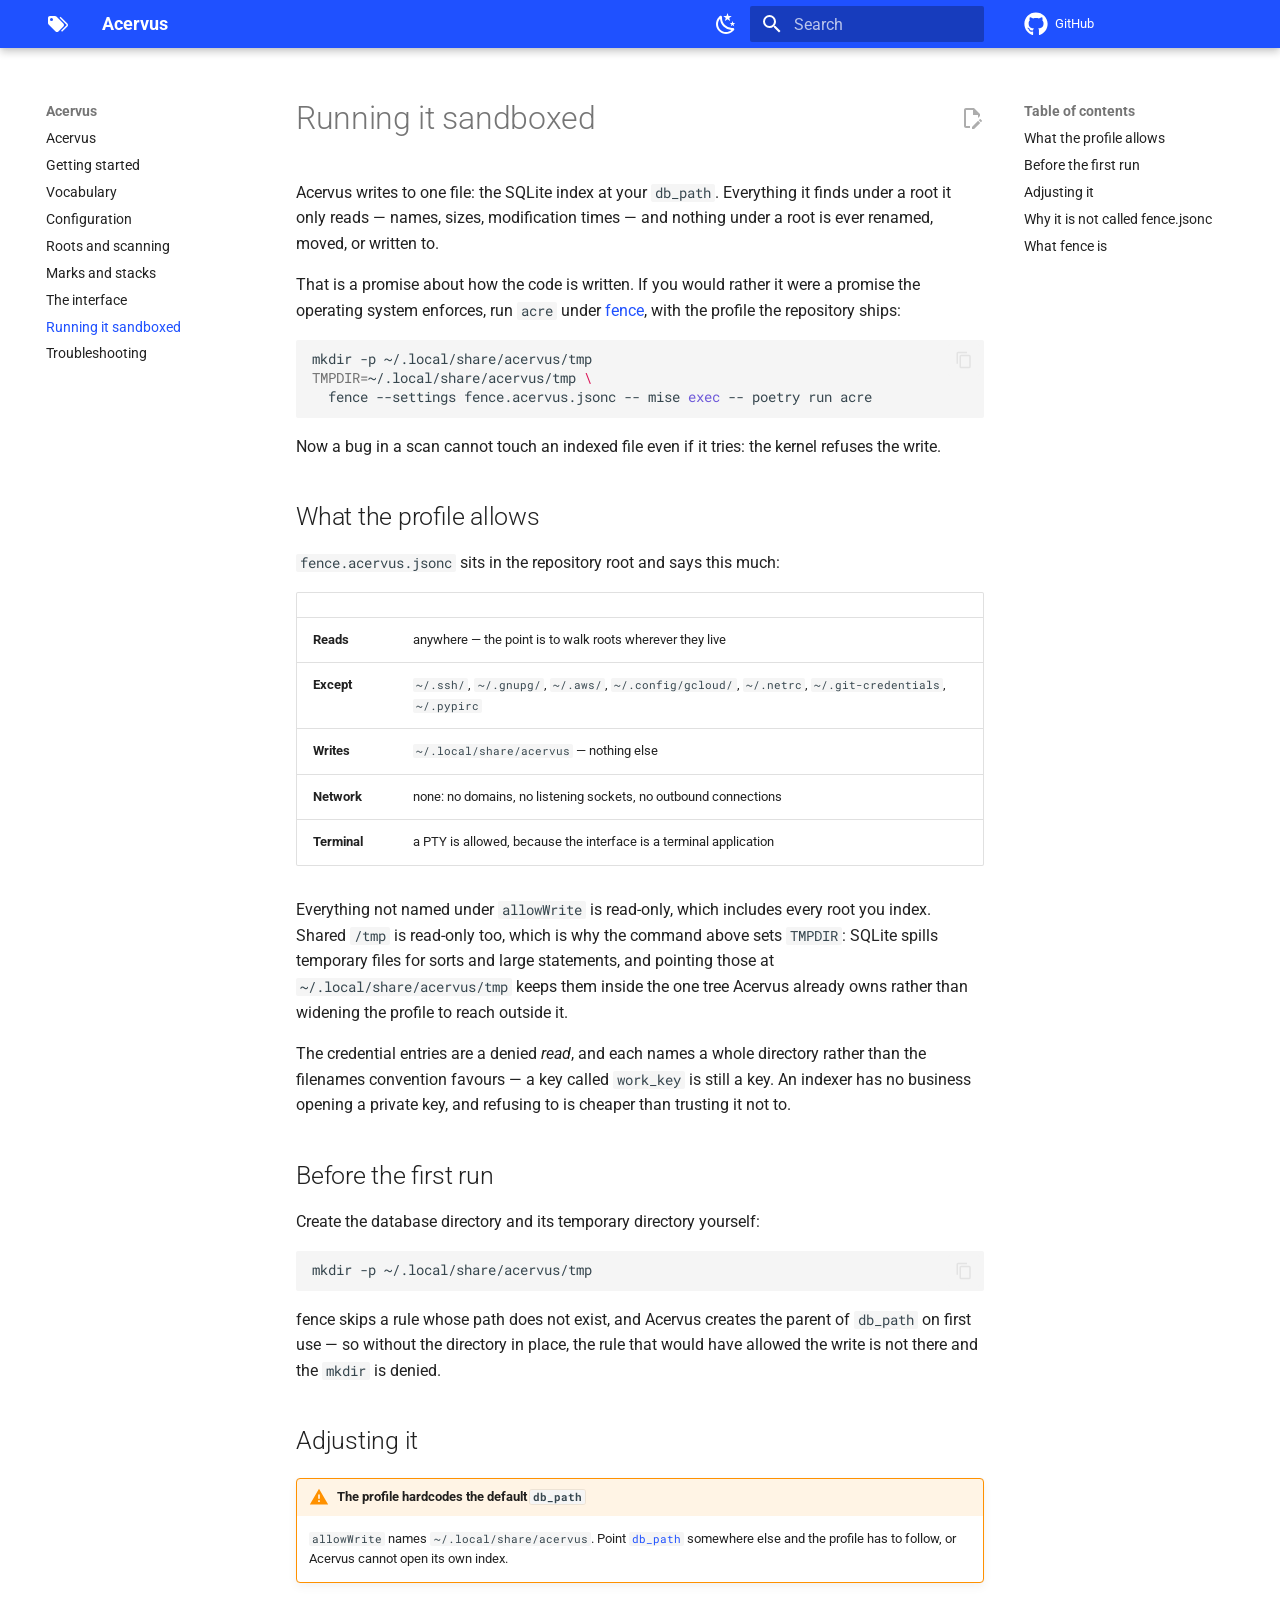
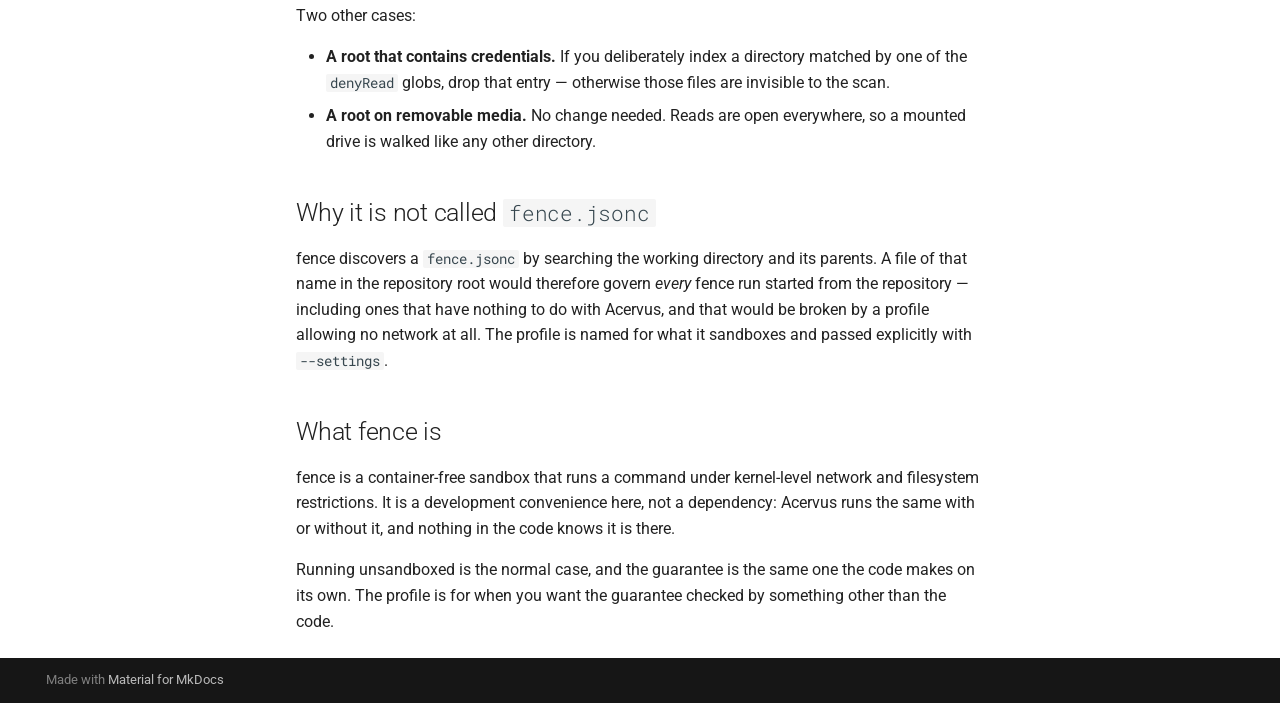
<file: sandboxing/index.html>
<!doctype html>
<html lang="en" class="no-js">
  <head>
    
      <meta charset="utf-8">
      <meta name="viewport" content="width=device-width,initial-scale=1">
      
        <meta name="description" content="User's manual for Acervus, a filesystem tagging tool">
      
      
      
        <link rel="canonical" href="https://acervus.fancysnake.dev/sandboxing/">
      
      
        <link rel="prev" href="../interface/">
      
      
        <link rel="next" href="../troubleshooting/">
      
      
        
      
      
      <link rel="icon" href="../assets/images/favicon.png">
      <meta name="generator" content="mkdocs-1.6.1, mkdocs-material-9.8.1">
    
    
      
        <title>Running it sandboxed - Acervus</title>
      
    
    
      <link rel="stylesheet" href="../assets/stylesheets/main.57a0d79d.min.css">
      
        
        <link rel="stylesheet" href="../assets/stylesheets/palette.fb2fffe2.min.css">
      
      


    
    
      
    
    
      
        
        
        <link rel="preconnect" href="https://fonts.gstatic.com" crossorigin>
        <link rel="stylesheet" href="https://fonts.googleapis.com/css?family=Roboto:300,300i,400,400i,700,700i%7CRoboto+Mono:400,400i,700,700i&display=fallback">
        <style>:root{--md-text-font:"Roboto";--md-code-font:"Roboto Mono"}</style>
      
    
    
      <link rel="stylesheet" href="../stylesheets/extra.css">
    
    <script>__md_scope=new URL("..",location),__md_hash=e=>[...e].reduce(((e,_)=>(e<<5)-e+_.charCodeAt(0)),0),__md_get=(e,_=localStorage,t=__md_scope)=>JSON.parse(_.getItem(t.pathname+"."+e)),__md_set=(e,_,t=localStorage,a=__md_scope)=>{try{t.setItem(a.pathname+"."+e,JSON.stringify(_))}catch(e){}}</script>
    
      

    
    
  </head>
  
  
    
    
      
    
    
    
    
    <body dir="ltr" data-md-color-scheme="default" data-md-color-primary="custom" data-md-color-accent="custom">
  
    
    <input class="md-toggle" data-md-toggle="drawer" type="checkbox" id="__drawer" autocomplete="off">
    <input class="md-toggle" data-md-toggle="search" type="checkbox" id="__search" autocomplete="off">
    <label class="md-overlay" for="__drawer"></label>
    <div data-md-component="skip">
      
        
        <a href="#running-it-sandboxed" class="md-skip">
          Skip to content
        </a>
      
    </div>
    <div data-md-component="announce">
      
    </div>
    
    
      

  

<header class="md-header md-header--shadow" data-md-component="header">
  <nav class="md-header__inner md-grid" aria-label="Header">
    <a href=".." title="Acervus" class="md-header__button md-logo" aria-label="Acervus" data-md-component="logo">
      
  
  <svg xmlns="http://www.w3.org/2000/svg" viewBox="0 0 24 24"><path d="M5.5 9A1.5 1.5 0 0 0 7 7.5 1.5 1.5 0 0 0 5.5 6 1.5 1.5 0 0 0 4 7.5 1.5 1.5 0 0 0 5.5 9m11.91 2.58c.36.36.59.86.59 1.42 0 .55-.22 1.05-.59 1.41l-5 5a1.996 1.996 0 0 1-2.83 0l-6.99-6.99C2.22 12.05 2 11.55 2 11V6c0-1.11.89-2 2-2h5c.55 0 1.05.22 1.41.58zm-3.87-5.87 1-1 6.87 6.87c.37.36.59.87.59 1.42s-.22 1.05-.58 1.41l-5.38 5.38-1-1L20.75 13z"/></svg>

    </a>
    <label class="md-header__button md-icon" for="__drawer">
      
      <svg xmlns="http://www.w3.org/2000/svg" viewBox="0 0 24 24"><path d="M3 6h18v2H3zm0 5h18v2H3zm0 5h18v2H3z"/></svg>
    </label>
    <div class="md-header__title" data-md-component="header-title">
      <div class="md-header__ellipsis">
        <div class="md-header__topic">
          <span class="md-ellipsis">
            Acervus
          </span>
        </div>
        <div class="md-header__topic" data-md-component="header-topic">
          <span class="md-ellipsis">
            
              Running it sandboxed
            
          </span>
        </div>
      </div>
    </div>
    
      
        <form class="md-header__option" data-md-component="palette">
  
    
    
    
    <input class="md-option" data-md-color-media="(prefers-color-scheme: light)" data-md-color-scheme="default" data-md-color-primary="custom" data-md-color-accent="custom"  aria-label="Switch to dark mode"  type="radio" name="__palette" id="__palette_0">
    
      <label class="md-header__button md-icon" title="Switch to dark mode" for="__palette_1" hidden>
        <svg xmlns="http://www.w3.org/2000/svg" viewBox="0 0 24 24"><path d="m17.75 4.09-2.53 1.94.91 3.06-2.63-1.81-2.63 1.81.91-3.06-2.53-1.94L12.44 4l1.06-3 1.06 3zm3.5 6.91-1.64 1.25.59 1.98-1.7-1.17-1.7 1.17.59-1.98L15.75 11l2.06-.05L18.5 9l.69 1.95zm-2.28 4.95c.83-.08 1.72 1.1 1.19 1.85-.32.45-.66.87-1.08 1.27C15.17 23 8.84 23 4.94 19.07c-3.91-3.9-3.91-10.24 0-14.14.4-.4.82-.76 1.27-1.08.75-.53 1.93.36 1.85 1.19-.27 2.86.69 5.83 2.89 8.02a9.96 9.96 0 0 0 8.02 2.89m-1.64 2.02a12.08 12.08 0 0 1-7.8-3.47c-2.17-2.19-3.33-5-3.49-7.82-2.81 3.14-2.7 7.96.31 10.98 3.02 3.01 7.84 3.12 10.98.31"/></svg>
      </label>
    
  
    
    
    
    <input class="md-option" data-md-color-media="(prefers-color-scheme: dark)" data-md-color-scheme="slate" data-md-color-primary="custom" data-md-color-accent="custom"  aria-label="Switch to light mode"  type="radio" name="__palette" id="__palette_1">
    
      <label class="md-header__button md-icon" title="Switch to light mode" for="__palette_0" hidden>
        <svg xmlns="http://www.w3.org/2000/svg" viewBox="0 0 24 24"><path d="M12 7a5 5 0 0 1 5 5 5 5 0 0 1-5 5 5 5 0 0 1-5-5 5 5 0 0 1 5-5m0 2a3 3 0 0 0-3 3 3 3 0 0 0 3 3 3 3 0 0 0 3-3 3 3 0 0 0-3-3m0-7 2.39 3.42C13.65 5.15 12.84 5 12 5s-1.65.15-2.39.42zM3.34 7l4.16-.35A7.2 7.2 0 0 0 5.94 8.5c-.44.74-.69 1.5-.83 2.29zm.02 10 1.76-3.77a7.131 7.131 0 0 0 2.38 4.14zM20.65 7l-1.77 3.79a7.02 7.02 0 0 0-2.38-4.15zm-.01 10-4.14.36c.59-.51 1.12-1.14 1.54-1.86.42-.73.69-1.5.83-2.29zM12 22l-2.41-3.44c.74.27 1.55.44 2.41.44.82 0 1.63-.17 2.37-.44z"/></svg>
      </label>
    
  
</form>
      
    
    
      <script>var palette=__md_get("__palette");if(palette&&palette.color){if("(prefers-color-scheme)"===palette.color.media){var media=matchMedia("(prefers-color-scheme: light)"),input=document.querySelector(media.matches?"[data-md-color-media='(prefers-color-scheme: light)']":"[data-md-color-media='(prefers-color-scheme: dark)']");palette.color.media=input.getAttribute("data-md-color-media"),palette.color.scheme=input.getAttribute("data-md-color-scheme"),palette.color.primary=input.getAttribute("data-md-color-primary"),palette.color.accent=input.getAttribute("data-md-color-accent")}for(var[key,value]of Object.entries(palette.color))document.body.setAttribute("data-md-color-"+key,value)}</script>
    
    
    
      
      
        <label class="md-header__button md-icon" for="__search">
          
          <svg xmlns="http://www.w3.org/2000/svg" viewBox="0 0 24 24"><path d="M9.5 3A6.5 6.5 0 0 1 16 9.5c0 1.61-.59 3.09-1.56 4.23l.27.27h.79l5 5-1.5 1.5-5-5v-.79l-.27-.27A6.52 6.52 0 0 1 9.5 16 6.5 6.5 0 0 1 3 9.5 6.5 6.5 0 0 1 9.5 3m0 2C7 5 5 7 5 9.5S7 14 9.5 14 14 12 14 9.5 12 5 9.5 5"/></svg>
        </label>
        <div class="md-search" data-md-component="search" role="dialog">
  <label class="md-search__overlay" for="__search"></label>
  <div class="md-search__inner" role="search">
    <form class="md-search__form" name="search">
      <input type="text" class="md-search__input" name="query" aria-label="Search" placeholder="Search" autocapitalize="off" autocorrect="off" autocomplete="off" spellcheck="false" data-md-component="search-query" required>
      <label class="md-search__icon md-icon" for="__search">
        
        <svg xmlns="http://www.w3.org/2000/svg" viewBox="0 0 24 24"><path d="M9.5 3A6.5 6.5 0 0 1 16 9.5c0 1.61-.59 3.09-1.56 4.23l.27.27h.79l5 5-1.5 1.5-5-5v-.79l-.27-.27A6.52 6.52 0 0 1 9.5 16 6.5 6.5 0 0 1 3 9.5 6.5 6.5 0 0 1 9.5 3m0 2C7 5 5 7 5 9.5S7 14 9.5 14 14 12 14 9.5 12 5 9.5 5"/></svg>
        
        <svg xmlns="http://www.w3.org/2000/svg" viewBox="0 0 24 24"><path d="M20 11v2H8l5.5 5.5-1.42 1.42L4.16 12l7.92-7.92L13.5 5.5 8 11z"/></svg>
      </label>
      <nav class="md-search__options" aria-label="Search">
        
        <button type="reset" class="md-search__icon md-icon" title="Clear" aria-label="Clear" tabindex="-1">
          
          <svg xmlns="http://www.w3.org/2000/svg" viewBox="0 0 24 24"><path d="M19 6.41 17.59 5 12 10.59 6.41 5 5 6.41 10.59 12 5 17.59 6.41 19 12 13.41 17.59 19 19 17.59 13.41 12z"/></svg>
        </button>
      </nav>
      
        <div class="md-search__suggest" data-md-component="search-suggest"></div>
      
    </form>
    <div class="md-search__output">
      <div class="md-search__scrollwrap" tabindex="0" data-md-scrollfix>
        <div class="md-search-result" data-md-component="search-result">
          <div class="md-search-result__meta">
            Initializing search
          </div>
          <ol class="md-search-result__list" role="presentation"></ol>
        </div>
      </div>
    </div>
  </div>
</div>
      
    
    
      <div class="md-header__source">
        <a href="https://github.com/fancysnake/acervus" title="Go to repository" class="md-source" data-md-component="source">
  <div class="md-source__icon md-icon">
    
    <svg xmlns="http://www.w3.org/2000/svg" viewBox="0 0 512 512"><!--! Font Awesome Free 7.1.0 by @fontawesome - https://fontawesome.com License - https://fontawesome.com/license/free (Icons: CC BY 4.0, Fonts: SIL OFL 1.1, Code: MIT License) Copyright 2025 Fonticons, Inc.--><path d="M173.9 397.4c0 2-2.3 3.6-5.2 3.6-3.3.3-5.6-1.3-5.6-3.6 0-2 2.3-3.6 5.2-3.6 3-.3 5.6 1.3 5.6 3.6m-31.1-4.5c-.7 2 1.3 4.3 4.3 4.9 2.6 1 5.6 0 6.2-2s-1.3-4.3-4.3-5.2c-2.6-.7-5.5.3-6.2 2.3m44.2-1.7c-2.9.7-4.9 2.6-4.6 4.9.3 2 2.9 3.3 5.9 2.6 2.9-.7 4.9-2.6 4.6-4.6-.3-1.9-3-3.2-5.9-2.9M252.8 8C114.1 8 8 113.3 8 252c0 110.9 69.8 205.8 169.5 239.2 12.8 2.3 17.3-5.6 17.3-12.1 0-6.2-.3-40.4-.3-61.4 0 0-70 15-84.7-29.8 0 0-11.4-29.1-27.8-36.6 0 0-22.9-15.7 1.6-15.4 0 0 24.9 2 38.6 25.8 21.9 38.6 58.6 27.5 72.9 20.9 2.3-16 8.8-27.1 16-33.7-55.9-6.2-112.3-14.3-112.3-110.5 0-27.5 7.6-41.3 23.6-58.9-2.6-6.5-11.1-33.3 2.6-67.9 20.9-6.5 69 27 69 27 20-5.6 41.5-8.5 62.8-8.5s42.8 2.9 62.8 8.5c0 0 48.1-33.6 69-27 13.7 34.7 5.2 61.4 2.6 67.9 16 17.7 25.8 31.5 25.8 58.9 0 96.5-58.9 104.2-114.8 110.5 9.2 7.9 17 22.9 17 46.4 0 33.7-.3 75.4-.3 83.6 0 6.5 4.6 14.4 17.3 12.1C436.2 457.8 504 362.9 504 252 504 113.3 391.5 8 252.8 8M105.2 352.9c-1.3 1-1 3.3.7 5.2 1.6 1.6 3.9 2.3 5.2 1 1.3-1 1-3.3-.7-5.2-1.6-1.6-3.9-2.3-5.2-1m-10.8-8.1c-.7 1.3.3 2.9 2.3 3.9 1.6 1 3.6.7 4.3-.7.7-1.3-.3-2.9-2.3-3.9-2-.6-3.6-.3-4.3.7m32.4 35.6c-1.6 1.3-1 4.3 1.3 6.2 2.3 2.3 5.2 2.6 6.5 1 1.3-1.3.7-4.3-1.3-6.2-2.2-2.3-5.2-2.6-6.5-1m-11.4-14.7c-1.6 1-1.6 3.6 0 5.9s4.3 3.3 5.6 2.3c1.6-1.3 1.6-3.9 0-6.2-1.4-2.3-4-3.3-5.6-2"/></svg>
  </div>
  <div class="md-source__repository">
    GitHub
  </div>
</a>
      </div>
    
  </nav>
  
</header>
    
    <div class="md-container" data-md-component="container">
      
      
        
          
        
      
      <main class="md-main" data-md-component="main">
        <div class="md-main__inner md-grid">
          
            
              
              <div class="md-sidebar md-sidebar--primary" data-md-component="sidebar" data-md-type="navigation" >
                <div class="md-sidebar__scrollwrap">
                  <div class="md-sidebar__inner">
                    



<nav class="md-nav md-nav--primary" aria-label="Navigation" data-md-level="0">
  <label class="md-nav__title" for="__drawer">
    <a href=".." title="Acervus" class="md-nav__button md-logo" aria-label="Acervus" data-md-component="logo">
      
  
  <svg xmlns="http://www.w3.org/2000/svg" viewBox="0 0 24 24"><path d="M5.5 9A1.5 1.5 0 0 0 7 7.5 1.5 1.5 0 0 0 5.5 6 1.5 1.5 0 0 0 4 7.5 1.5 1.5 0 0 0 5.5 9m11.91 2.58c.36.36.59.86.59 1.42 0 .55-.22 1.05-.59 1.41l-5 5a1.996 1.996 0 0 1-2.83 0l-6.99-6.99C2.22 12.05 2 11.55 2 11V6c0-1.11.89-2 2-2h5c.55 0 1.05.22 1.41.58zm-3.87-5.87 1-1 6.87 6.87c.37.36.59.87.59 1.42s-.22 1.05-.58 1.41l-5.38 5.38-1-1L20.75 13z"/></svg>

    </a>
    Acervus
  </label>
  
    <div class="md-nav__source">
      <a href="https://github.com/fancysnake/acervus" title="Go to repository" class="md-source" data-md-component="source">
  <div class="md-source__icon md-icon">
    
    <svg xmlns="http://www.w3.org/2000/svg" viewBox="0 0 512 512"><!--! Font Awesome Free 7.1.0 by @fontawesome - https://fontawesome.com License - https://fontawesome.com/license/free (Icons: CC BY 4.0, Fonts: SIL OFL 1.1, Code: MIT License) Copyright 2025 Fonticons, Inc.--><path d="M173.9 397.4c0 2-2.3 3.6-5.2 3.6-3.3.3-5.6-1.3-5.6-3.6 0-2 2.3-3.6 5.2-3.6 3-.3 5.6 1.3 5.6 3.6m-31.1-4.5c-.7 2 1.3 4.3 4.3 4.9 2.6 1 5.6 0 6.2-2s-1.3-4.3-4.3-5.2c-2.6-.7-5.5.3-6.2 2.3m44.2-1.7c-2.9.7-4.9 2.6-4.6 4.9.3 2 2.9 3.3 5.9 2.6 2.9-.7 4.9-2.6 4.6-4.6-.3-1.9-3-3.2-5.9-2.9M252.8 8C114.1 8 8 113.3 8 252c0 110.9 69.8 205.8 169.5 239.2 12.8 2.3 17.3-5.6 17.3-12.1 0-6.2-.3-40.4-.3-61.4 0 0-70 15-84.7-29.8 0 0-11.4-29.1-27.8-36.6 0 0-22.9-15.7 1.6-15.4 0 0 24.9 2 38.6 25.8 21.9 38.6 58.6 27.5 72.9 20.9 2.3-16 8.8-27.1 16-33.7-55.9-6.2-112.3-14.3-112.3-110.5 0-27.5 7.6-41.3 23.6-58.9-2.6-6.5-11.1-33.3 2.6-67.9 20.9-6.5 69 27 69 27 20-5.6 41.5-8.5 62.8-8.5s42.8 2.9 62.8 8.5c0 0 48.1-33.6 69-27 13.7 34.7 5.2 61.4 2.6 67.9 16 17.7 25.8 31.5 25.8 58.9 0 96.5-58.9 104.2-114.8 110.5 9.2 7.9 17 22.9 17 46.4 0 33.7-.3 75.4-.3 83.6 0 6.5 4.6 14.4 17.3 12.1C436.2 457.8 504 362.9 504 252 504 113.3 391.5 8 252.8 8M105.2 352.9c-1.3 1-1 3.3.7 5.2 1.6 1.6 3.9 2.3 5.2 1 1.3-1 1-3.3-.7-5.2-1.6-1.6-3.9-2.3-5.2-1m-10.8-8.1c-.7 1.3.3 2.9 2.3 3.9 1.6 1 3.6.7 4.3-.7.7-1.3-.3-2.9-2.3-3.9-2-.6-3.6-.3-4.3.7m32.4 35.6c-1.6 1.3-1 4.3 1.3 6.2 2.3 2.3 5.2 2.6 6.5 1 1.3-1.3.7-4.3-1.3-6.2-2.2-2.3-5.2-2.6-6.5-1m-11.4-14.7c-1.6 1-1.6 3.6 0 5.9s4.3 3.3 5.6 2.3c1.6-1.3 1.6-3.9 0-6.2-1.4-2.3-4-3.3-5.6-2"/></svg>
  </div>
  <div class="md-source__repository">
    GitHub
  </div>
</a>
    </div>
  
  <ul class="md-nav__list" data-md-scrollfix>
    
      
      
  
  
  
  
    <li class="md-nav__item">
      <a href=".." class="md-nav__link">
        
  
  
  <span class="md-ellipsis">
    
  
    Acervus
  

    
  </span>
  
  

      </a>
    </li>
  

    
      
      
  
  
  
  
    <li class="md-nav__item">
      <a href="../getting-started/" class="md-nav__link">
        
  
  
  <span class="md-ellipsis">
    
  
    Getting started
  

    
  </span>
  
  

      </a>
    </li>
  

    
      
      
  
  
  
  
    <li class="md-nav__item">
      <a href="../vocabulary/" class="md-nav__link">
        
  
  
  <span class="md-ellipsis">
    
  
    Vocabulary
  

    
  </span>
  
  

      </a>
    </li>
  

    
      
      
  
  
  
  
    <li class="md-nav__item">
      <a href="../configuration/" class="md-nav__link">
        
  
  
  <span class="md-ellipsis">
    
  
    Configuration
  

    
  </span>
  
  

      </a>
    </li>
  

    
      
      
  
  
  
  
    <li class="md-nav__item">
      <a href="../roots-and-scanning/" class="md-nav__link">
        
  
  
  <span class="md-ellipsis">
    
  
    Roots and scanning
  

    
  </span>
  
  

      </a>
    </li>
  

    
      
      
  
  
  
  
    <li class="md-nav__item">
      <a href="../marks-and-stacks/" class="md-nav__link">
        
  
  
  <span class="md-ellipsis">
    
  
    Marks and stacks
  

    
  </span>
  
  

      </a>
    </li>
  

    
      
      
  
  
  
  
    <li class="md-nav__item">
      <a href="../interface/" class="md-nav__link">
        
  
  
  <span class="md-ellipsis">
    
  
    The interface
  

    
  </span>
  
  

      </a>
    </li>
  

    
      
      
  
  
    
  
  
  
    <li class="md-nav__item md-nav__item--active">
      
      <input class="md-nav__toggle md-toggle" type="checkbox" id="__toc">
      
      
        
      
      
        <label class="md-nav__link md-nav__link--active" for="__toc">
          
  
  
  <span class="md-ellipsis">
    
  
    Running it sandboxed
  

    
  </span>
  
  

          <span class="md-nav__icon md-icon"></span>
        </label>
      
      <a href="./" class="md-nav__link md-nav__link--active">
        
  
  
  <span class="md-ellipsis">
    
  
    Running it sandboxed
  

    
  </span>
  
  

      </a>
      
        

<nav class="md-nav md-nav--secondary" aria-label="Table of contents">
  
  
  
    
  
  
    <label class="md-nav__title" for="__toc">
      <span class="md-nav__icon md-icon"></span>
      Table of contents
    </label>
    <ul class="md-nav__list" data-md-component="toc" data-md-scrollfix>
      
        <li class="md-nav__item">
  <a href="#what-the-profile-allows" class="md-nav__link">
    <span class="md-ellipsis">
      
        What the profile allows
      
    </span>
  </a>
  
</li>
      
        <li class="md-nav__item">
  <a href="#before-the-first-run" class="md-nav__link">
    <span class="md-ellipsis">
      
        Before the first run
      
    </span>
  </a>
  
</li>
      
        <li class="md-nav__item">
  <a href="#adjusting-it" class="md-nav__link">
    <span class="md-ellipsis">
      
        Adjusting it
      
    </span>
  </a>
  
</li>
      
        <li class="md-nav__item">
  <a href="#why-it-is-not-called-fencejsonc" class="md-nav__link">
    <span class="md-ellipsis">
      
        Why it is not called fence.jsonc
      
    </span>
  </a>
  
</li>
      
        <li class="md-nav__item">
  <a href="#what-fence-is" class="md-nav__link">
    <span class="md-ellipsis">
      
        What fence is
      
    </span>
  </a>
  
</li>
      
    </ul>
  
</nav>
      
    </li>
  

    
      
      
  
  
  
  
    <li class="md-nav__item">
      <a href="../troubleshooting/" class="md-nav__link">
        
  
  
  <span class="md-ellipsis">
    
  
    Troubleshooting
  

    
  </span>
  
  

      </a>
    </li>
  

    
  </ul>
</nav>
                  </div>
                </div>
              </div>
            
            
              
              <div class="md-sidebar md-sidebar--secondary" data-md-component="sidebar" data-md-type="toc" >
                <div class="md-sidebar__scrollwrap">
                  <div class="md-sidebar__inner">
                    

<nav class="md-nav md-nav--secondary" aria-label="Table of contents">
  
  
  
    
  
  
    <label class="md-nav__title" for="__toc">
      <span class="md-nav__icon md-icon"></span>
      Table of contents
    </label>
    <ul class="md-nav__list" data-md-component="toc" data-md-scrollfix>
      
        <li class="md-nav__item">
  <a href="#what-the-profile-allows" class="md-nav__link">
    <span class="md-ellipsis">
      
        What the profile allows
      
    </span>
  </a>
  
</li>
      
        <li class="md-nav__item">
  <a href="#before-the-first-run" class="md-nav__link">
    <span class="md-ellipsis">
      
        Before the first run
      
    </span>
  </a>
  
</li>
      
        <li class="md-nav__item">
  <a href="#adjusting-it" class="md-nav__link">
    <span class="md-ellipsis">
      
        Adjusting it
      
    </span>
  </a>
  
</li>
      
        <li class="md-nav__item">
  <a href="#why-it-is-not-called-fencejsonc" class="md-nav__link">
    <span class="md-ellipsis">
      
        Why it is not called fence.jsonc
      
    </span>
  </a>
  
</li>
      
        <li class="md-nav__item">
  <a href="#what-fence-is" class="md-nav__link">
    <span class="md-ellipsis">
      
        What fence is
      
    </span>
  </a>
  
</li>
      
    </ul>
  
</nav>
                  </div>
                </div>
              </div>
            
          
          
            <div class="md-content" data-md-component="content">
              
              <article class="md-content__inner md-typeset">
                
                  


  
    <a href="https://github.com/fancysnake/acervus/edit/main/docs/sandboxing.md" title="Edit this page" class="md-content__button md-icon" rel="edit">
      
      <svg xmlns="http://www.w3.org/2000/svg" viewBox="0 0 24 24"><path d="M10 20H6V4h7v5h5v3.1l2-2V8l-6-6H6c-1.1 0-2 .9-2 2v16c0 1.1.9 2 2 2h4zm10.2-7c.1 0 .3.1.4.2l1.3 1.3c.2.2.2.6 0 .8l-1 1-2.1-2.1 1-1c.1-.1.2-.2.4-.2m0 3.9L14.1 23H12v-2.1l6.1-6.1z"/></svg>
    </a>
  
  


<h1 id="running-it-sandboxed">Running it sandboxed<a class="headerlink" href="#running-it-sandboxed" title="Permanent link">&para;</a></h1>
<p>Acervus writes to one file: the SQLite index at your <code>db_path</code>. Everything it
finds under a root it only reads — names, sizes, modification times — and
nothing under a root is ever renamed, moved, or written to.</p>
<p>That is a promise about how the code is written. If you would rather it were a
promise the operating system enforces, run <code>acre</code> under
<a href="#what-fence-is">fence</a>, with the profile the repository ships:</p>
<div class="highlight"><pre><span></span><code>mkdir<span class="w"> </span>-p<span class="w"> </span>~/.local/share/acervus/tmp
<span class="nv">TMPDIR</span><span class="o">=</span>~/.local/share/acervus/tmp<span class="w"> </span><span class="se">\</span>
<span class="w">  </span>fence<span class="w"> </span>--settings<span class="w"> </span>fence.acervus.jsonc<span class="w"> </span>--<span class="w"> </span>mise<span class="w"> </span><span class="nb">exec</span><span class="w"> </span>--<span class="w"> </span>poetry<span class="w"> </span>run<span class="w"> </span>acre
</code></pre></div>
<p>Now a bug in a scan cannot touch an indexed file even if it tries: the kernel
refuses the write.</p>
<h2 id="what-the-profile-allows">What the profile allows<a class="headerlink" href="#what-the-profile-allows" title="Permanent link">&para;</a></h2>
<p><code>fence.acervus.jsonc</code> sits in the repository root and says this much:</p>
<table>
<thead>
<tr>
<th></th>
<th></th>
</tr>
</thead>
<tbody>
<tr>
<td><strong>Reads</strong></td>
<td>anywhere — the point is to walk roots wherever they live</td>
</tr>
<tr>
<td><strong>Except</strong></td>
<td><code>~/.ssh/</code>, <code>~/.gnupg/</code>, <code>~/.aws/</code>, <code>~/.config/gcloud/</code>, <code>~/.netrc</code>, <code>~/.git-credentials</code>, <code>~/.pypirc</code></td>
</tr>
<tr>
<td><strong>Writes</strong></td>
<td><code>~/.local/share/acervus</code> — nothing else</td>
</tr>
<tr>
<td><strong>Network</strong></td>
<td>none: no domains, no listening sockets, no outbound connections</td>
</tr>
<tr>
<td><strong>Terminal</strong></td>
<td>a PTY is allowed, because the interface is a terminal application</td>
</tr>
</tbody>
</table>
<p>Everything not named under <code>allowWrite</code> is read-only, which includes every root
you index. Shared <code>/tmp</code> is read-only too, which is why the command above sets
<code>TMPDIR</code>: SQLite spills temporary files for sorts and large statements, and
pointing those at <code>~/.local/share/acervus/tmp</code> keeps them inside the one tree
Acervus already owns rather than widening the profile to reach outside it.</p>
<p>The credential entries are a denied <em>read</em>, and each names a whole directory
rather than the filenames convention favours — a key called <code>work_key</code> is still
a key. An indexer has no business opening a private key, and refusing to is
cheaper than trusting it not to.</p>
<h2 id="before-the-first-run">Before the first run<a class="headerlink" href="#before-the-first-run" title="Permanent link">&para;</a></h2>
<p>Create the database directory and its temporary directory yourself:</p>
<div class="highlight"><pre><span></span><code>mkdir<span class="w"> </span>-p<span class="w"> </span>~/.local/share/acervus/tmp
</code></pre></div>
<p>fence skips a rule whose path does not exist, and Acervus creates the parent of
<code>db_path</code> on first use — so without the directory in place, the rule that would
have allowed the write is not there and the <code>mkdir</code> is denied.</p>
<h2 id="adjusting-it">Adjusting it<a class="headerlink" href="#adjusting-it" title="Permanent link">&para;</a></h2>
<div class="admonition warning">
<p class="admonition-title">The profile hardcodes the default <code>db_path</code></p>
<p><code>allowWrite</code> names <code>~/.local/share/acervus</code>. Point
<a href="../configuration/#db_path"><code>db_path</code></a> somewhere else and the profile has to
follow, or Acervus cannot open its own index.</p>
</div>
<p>Two other cases:</p>
<ul>
<li><strong>A root that contains credentials.</strong> If you deliberately index a directory
  matched by one of the <code>denyRead</code> globs, drop that entry — otherwise those
  files are invisible to the scan.</li>
<li><strong>A root on removable media.</strong> No change needed. Reads are open everywhere,
  so a mounted drive is walked like any other directory.</li>
</ul>
<h2 id="why-it-is-not-called-fencejsonc">Why it is not called <code>fence.jsonc</code><a class="headerlink" href="#why-it-is-not-called-fencejsonc" title="Permanent link">&para;</a></h2>
<p>fence discovers a <code>fence.jsonc</code> by searching the working directory and its
parents. A file of that name in the repository root would therefore govern
<em>every</em> fence run started from the repository — including ones that have
nothing to do with Acervus, and that would be broken by a profile allowing no
network at all. The profile is named for what it sandboxes and passed
explicitly with <code>--settings</code>.</p>
<h2 id="what-fence-is">What fence is<a class="headerlink" href="#what-fence-is" title="Permanent link">&para;</a></h2>
<p>fence is a container-free sandbox that runs a command under kernel-level
network and filesystem restrictions. It is a development convenience here, not
a dependency: Acervus runs the same with or without it, and nothing in the code
knows it is there.</p>
<p>Running unsandboxed is the normal case, and the guarantee is the same one the
code makes on its own. The profile is for when you want the guarantee checked
by something other than the code.</p>












                
              </article>
            </div>
          
          
<script>var target=document.getElementById(location.hash.slice(1));target&&target.name&&(target.checked=target.name.startsWith("__tabbed_"))</script>
        </div>
        
          <button type="button" class="md-top md-icon" data-md-component="top" hidden>
  
  <svg xmlns="http://www.w3.org/2000/svg" viewBox="0 0 24 24"><path d="M13 20h-2V8l-5.5 5.5-1.42-1.42L12 4.16l7.92 7.92-1.42 1.42L13 8z"/></svg>
  Back to top
</button>
        
      </main>
      
        <footer class="md-footer">
  
  <div class="md-footer-meta md-typeset">
    <div class="md-footer-meta__inner md-grid">
      <div class="md-copyright">
  
  
    Made with
    <a href="https://squidfunk.github.io/mkdocs-material/" target="_blank" rel="noopener">
      Material for MkDocs
    </a>
  
</div>
      
    </div>
  </div>
</footer>
      
    </div>
    <div class="md-dialog" data-md-component="dialog">
      <div class="md-dialog__inner md-typeset"></div>
    </div>
    
    
    
      
      
      <script id="__config" type="application/json">{"annotate": null, "base": "..", "features": ["navigation.instant", "navigation.top", "navigation.tracking", "content.action.edit", "content.code.copy", "search.suggest", "search.highlight", "toc.follow"], "search": "../assets/javascripts/workers/search.a7633da7.min.js", "tags": null, "translations": {"clipboard.copied": "Copied to clipboard", "clipboard.copy": "Copy to clipboard", "search.result.more.one": "1 more on this page", "search.result.more.other": "# more on this page", "search.result.none": "No matching documents", "search.result.one": "1 matching document", "search.result.other": "# matching documents", "search.result.placeholder": "Type to start searching", "search.result.term.missing": "Missing", "select.version": "Select version"}, "version": null}</script>
    
    
      <script src="../assets/javascripts/bundle.a5f9d56c.min.js"></script>
      
    
  </body>
</html>
</file>
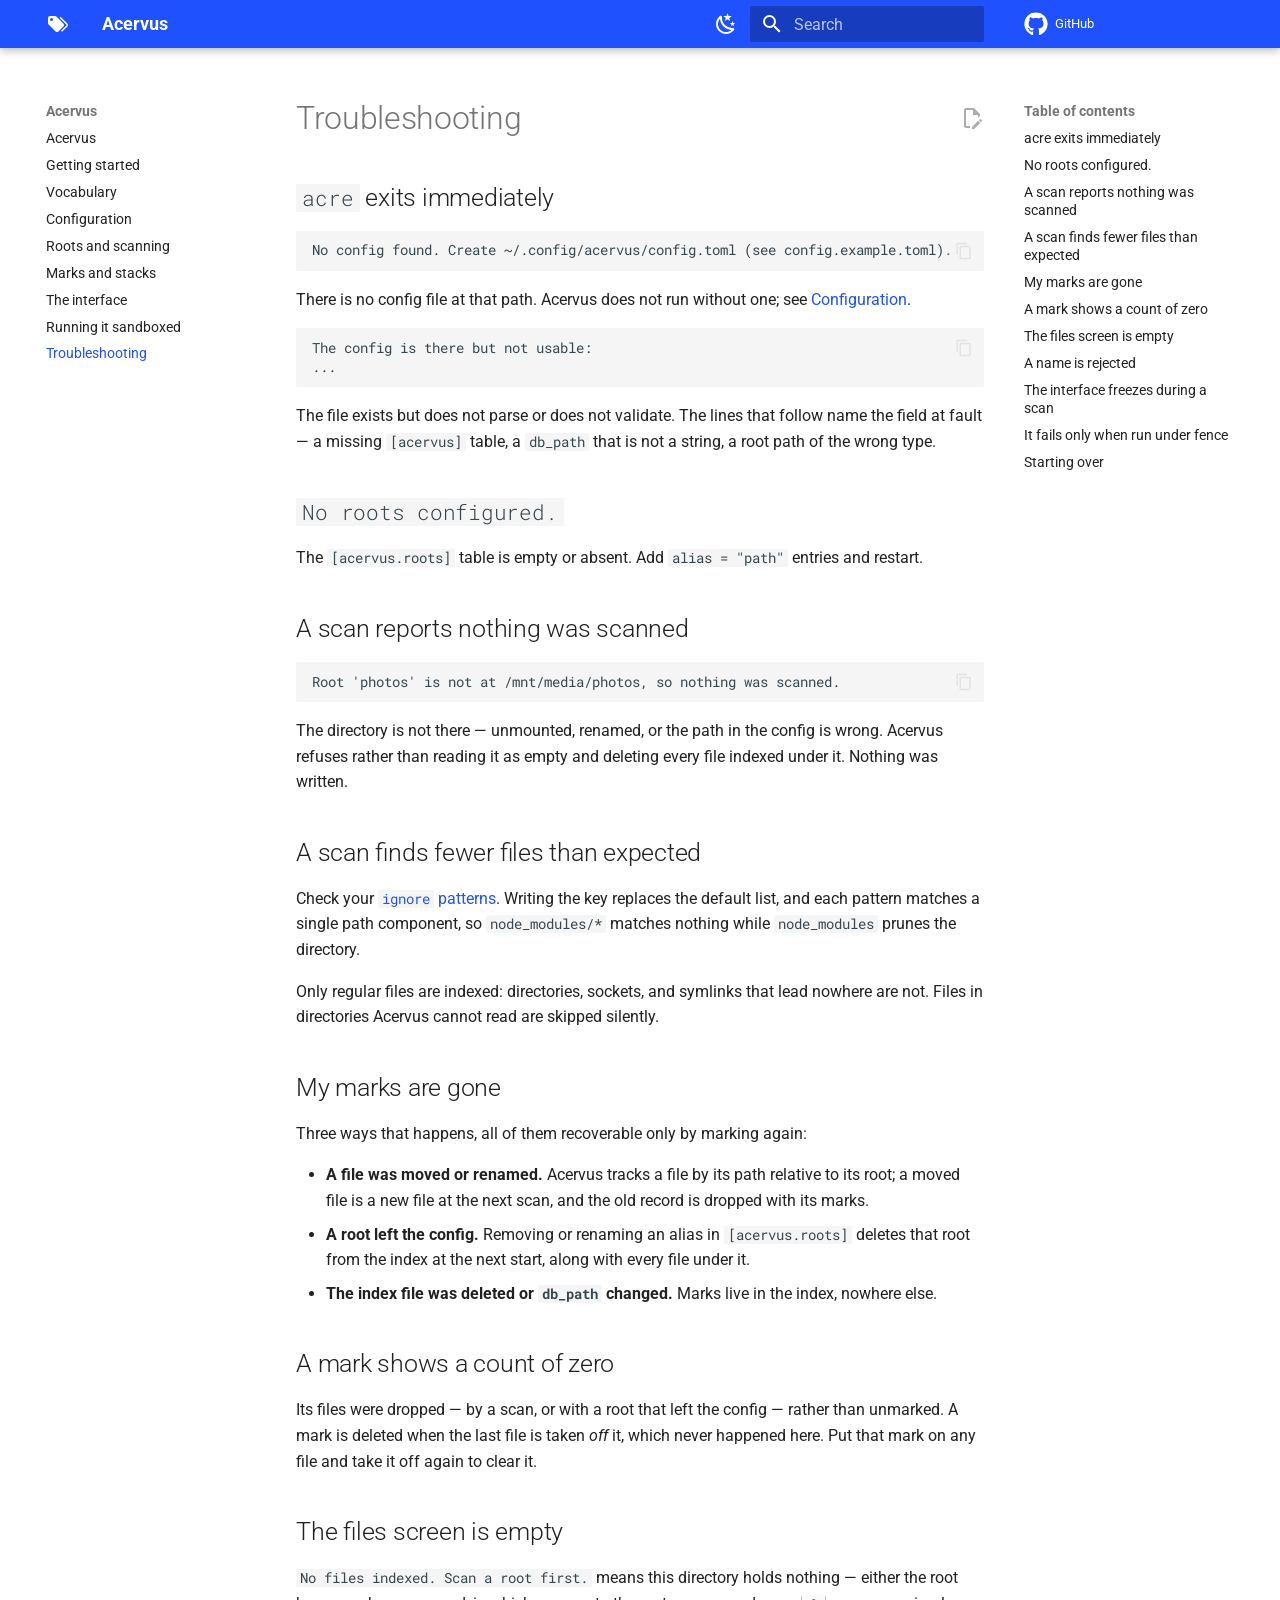
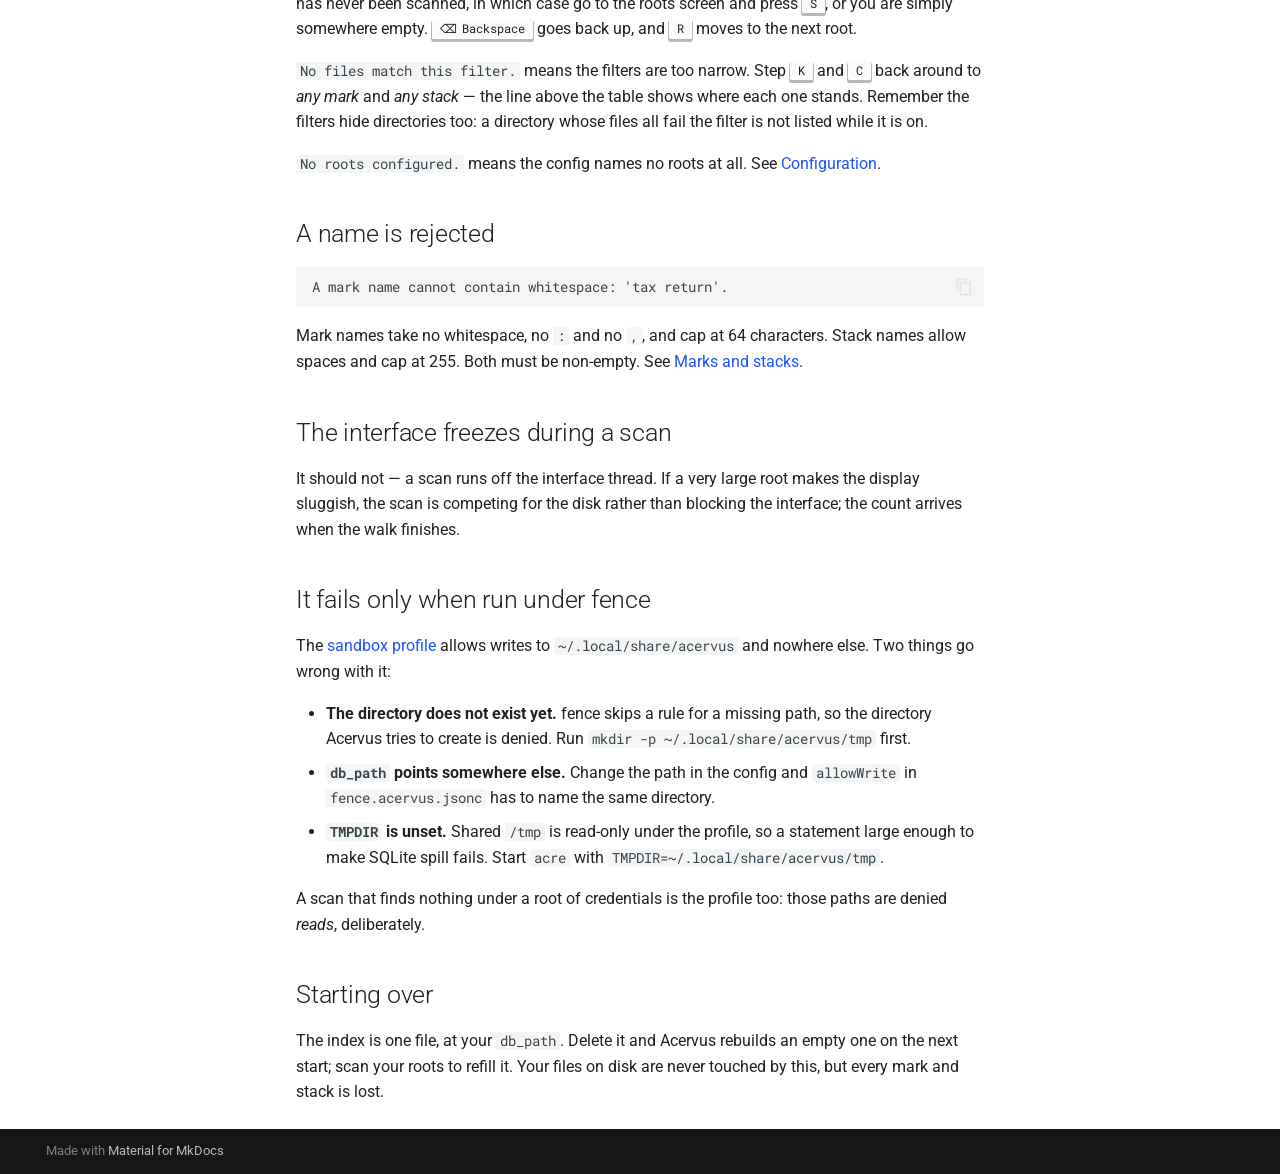
<file: troubleshooting/index.html>
<!doctype html>
<html lang="en" class="no-js">
  <head>
    
      <meta charset="utf-8">
      <meta name="viewport" content="width=device-width,initial-scale=1">
      
        <meta name="description" content="User's manual for Acervus, a filesystem tagging tool">
      
      
      
        <link rel="canonical" href="https://acervus.fancysnake.dev/troubleshooting/">
      
      
        <link rel="prev" href="../sandboxing/">
      
      
      
        
      
      
      <link rel="icon" href="../assets/images/favicon.png">
      <meta name="generator" content="mkdocs-1.6.1, mkdocs-material-9.8.1">
    
    
      
        <title>Troubleshooting - Acervus</title>
      
    
    
      <link rel="stylesheet" href="../assets/stylesheets/main.57a0d79d.min.css">
      
        
        <link rel="stylesheet" href="../assets/stylesheets/palette.fb2fffe2.min.css">
      
      


    
    
      
    
    
      
        
        
        <link rel="preconnect" href="https://fonts.gstatic.com" crossorigin>
        <link rel="stylesheet" href="https://fonts.googleapis.com/css?family=Roboto:300,300i,400,400i,700,700i%7CRoboto+Mono:400,400i,700,700i&display=fallback">
        <style>:root{--md-text-font:"Roboto";--md-code-font:"Roboto Mono"}</style>
      
    
    
      <link rel="stylesheet" href="../stylesheets/extra.css">
    
    <script>__md_scope=new URL("..",location),__md_hash=e=>[...e].reduce(((e,_)=>(e<<5)-e+_.charCodeAt(0)),0),__md_get=(e,_=localStorage,t=__md_scope)=>JSON.parse(_.getItem(t.pathname+"."+e)),__md_set=(e,_,t=localStorage,a=__md_scope)=>{try{t.setItem(a.pathname+"."+e,JSON.stringify(_))}catch(e){}}</script>
    
      

    
    
  </head>
  
  
    
    
      
    
    
    
    
    <body dir="ltr" data-md-color-scheme="default" data-md-color-primary="custom" data-md-color-accent="custom">
  
    
    <input class="md-toggle" data-md-toggle="drawer" type="checkbox" id="__drawer" autocomplete="off">
    <input class="md-toggle" data-md-toggle="search" type="checkbox" id="__search" autocomplete="off">
    <label class="md-overlay" for="__drawer"></label>
    <div data-md-component="skip">
      
        
        <a href="#troubleshooting" class="md-skip">
          Skip to content
        </a>
      
    </div>
    <div data-md-component="announce">
      
    </div>
    
    
      

  

<header class="md-header md-header--shadow" data-md-component="header">
  <nav class="md-header__inner md-grid" aria-label="Header">
    <a href=".." title="Acervus" class="md-header__button md-logo" aria-label="Acervus" data-md-component="logo">
      
  
  <svg xmlns="http://www.w3.org/2000/svg" viewBox="0 0 24 24"><path d="M5.5 9A1.5 1.5 0 0 0 7 7.5 1.5 1.5 0 0 0 5.5 6 1.5 1.5 0 0 0 4 7.5 1.5 1.5 0 0 0 5.5 9m11.91 2.58c.36.36.59.86.59 1.42 0 .55-.22 1.05-.59 1.41l-5 5a1.996 1.996 0 0 1-2.83 0l-6.99-6.99C2.22 12.05 2 11.55 2 11V6c0-1.11.89-2 2-2h5c.55 0 1.05.22 1.41.58zm-3.87-5.87 1-1 6.87 6.87c.37.36.59.87.59 1.42s-.22 1.05-.58 1.41l-5.38 5.38-1-1L20.75 13z"/></svg>

    </a>
    <label class="md-header__button md-icon" for="__drawer">
      
      <svg xmlns="http://www.w3.org/2000/svg" viewBox="0 0 24 24"><path d="M3 6h18v2H3zm0 5h18v2H3zm0 5h18v2H3z"/></svg>
    </label>
    <div class="md-header__title" data-md-component="header-title">
      <div class="md-header__ellipsis">
        <div class="md-header__topic">
          <span class="md-ellipsis">
            Acervus
          </span>
        </div>
        <div class="md-header__topic" data-md-component="header-topic">
          <span class="md-ellipsis">
            
              Troubleshooting
            
          </span>
        </div>
      </div>
    </div>
    
      
        <form class="md-header__option" data-md-component="palette">
  
    
    
    
    <input class="md-option" data-md-color-media="(prefers-color-scheme: light)" data-md-color-scheme="default" data-md-color-primary="custom" data-md-color-accent="custom"  aria-label="Switch to dark mode"  type="radio" name="__palette" id="__palette_0">
    
      <label class="md-header__button md-icon" title="Switch to dark mode" for="__palette_1" hidden>
        <svg xmlns="http://www.w3.org/2000/svg" viewBox="0 0 24 24"><path d="m17.75 4.09-2.53 1.94.91 3.06-2.63-1.81-2.63 1.81.91-3.06-2.53-1.94L12.44 4l1.06-3 1.06 3zm3.5 6.91-1.64 1.25.59 1.98-1.7-1.17-1.7 1.17.59-1.98L15.75 11l2.06-.05L18.5 9l.69 1.95zm-2.28 4.95c.83-.08 1.72 1.1 1.19 1.85-.32.45-.66.87-1.08 1.27C15.17 23 8.84 23 4.94 19.07c-3.91-3.9-3.91-10.24 0-14.14.4-.4.82-.76 1.27-1.08.75-.53 1.93.36 1.85 1.19-.27 2.86.69 5.83 2.89 8.02a9.96 9.96 0 0 0 8.02 2.89m-1.64 2.02a12.08 12.08 0 0 1-7.8-3.47c-2.17-2.19-3.33-5-3.49-7.82-2.81 3.14-2.7 7.96.31 10.98 3.02 3.01 7.84 3.12 10.98.31"/></svg>
      </label>
    
  
    
    
    
    <input class="md-option" data-md-color-media="(prefers-color-scheme: dark)" data-md-color-scheme="slate" data-md-color-primary="custom" data-md-color-accent="custom"  aria-label="Switch to light mode"  type="radio" name="__palette" id="__palette_1">
    
      <label class="md-header__button md-icon" title="Switch to light mode" for="__palette_0" hidden>
        <svg xmlns="http://www.w3.org/2000/svg" viewBox="0 0 24 24"><path d="M12 7a5 5 0 0 1 5 5 5 5 0 0 1-5 5 5 5 0 0 1-5-5 5 5 0 0 1 5-5m0 2a3 3 0 0 0-3 3 3 3 0 0 0 3 3 3 3 0 0 0 3-3 3 3 0 0 0-3-3m0-7 2.39 3.42C13.65 5.15 12.84 5 12 5s-1.65.15-2.39.42zM3.34 7l4.16-.35A7.2 7.2 0 0 0 5.94 8.5c-.44.74-.69 1.5-.83 2.29zm.02 10 1.76-3.77a7.131 7.131 0 0 0 2.38 4.14zM20.65 7l-1.77 3.79a7.02 7.02 0 0 0-2.38-4.15zm-.01 10-4.14.36c.59-.51 1.12-1.14 1.54-1.86.42-.73.69-1.5.83-2.29zM12 22l-2.41-3.44c.74.27 1.55.44 2.41.44.82 0 1.63-.17 2.37-.44z"/></svg>
      </label>
    
  
</form>
      
    
    
      <script>var palette=__md_get("__palette");if(palette&&palette.color){if("(prefers-color-scheme)"===palette.color.media){var media=matchMedia("(prefers-color-scheme: light)"),input=document.querySelector(media.matches?"[data-md-color-media='(prefers-color-scheme: light)']":"[data-md-color-media='(prefers-color-scheme: dark)']");palette.color.media=input.getAttribute("data-md-color-media"),palette.color.scheme=input.getAttribute("data-md-color-scheme"),palette.color.primary=input.getAttribute("data-md-color-primary"),palette.color.accent=input.getAttribute("data-md-color-accent")}for(var[key,value]of Object.entries(palette.color))document.body.setAttribute("data-md-color-"+key,value)}</script>
    
    
    
      
      
        <label class="md-header__button md-icon" for="__search">
          
          <svg xmlns="http://www.w3.org/2000/svg" viewBox="0 0 24 24"><path d="M9.5 3A6.5 6.5 0 0 1 16 9.5c0 1.61-.59 3.09-1.56 4.23l.27.27h.79l5 5-1.5 1.5-5-5v-.79l-.27-.27A6.52 6.52 0 0 1 9.5 16 6.5 6.5 0 0 1 3 9.5 6.5 6.5 0 0 1 9.5 3m0 2C7 5 5 7 5 9.5S7 14 9.5 14 14 12 14 9.5 12 5 9.5 5"/></svg>
        </label>
        <div class="md-search" data-md-component="search" role="dialog">
  <label class="md-search__overlay" for="__search"></label>
  <div class="md-search__inner" role="search">
    <form class="md-search__form" name="search">
      <input type="text" class="md-search__input" name="query" aria-label="Search" placeholder="Search" autocapitalize="off" autocorrect="off" autocomplete="off" spellcheck="false" data-md-component="search-query" required>
      <label class="md-search__icon md-icon" for="__search">
        
        <svg xmlns="http://www.w3.org/2000/svg" viewBox="0 0 24 24"><path d="M9.5 3A6.5 6.5 0 0 1 16 9.5c0 1.61-.59 3.09-1.56 4.23l.27.27h.79l5 5-1.5 1.5-5-5v-.79l-.27-.27A6.52 6.52 0 0 1 9.5 16 6.5 6.5 0 0 1 3 9.5 6.5 6.5 0 0 1 9.5 3m0 2C7 5 5 7 5 9.5S7 14 9.5 14 14 12 14 9.5 12 5 9.5 5"/></svg>
        
        <svg xmlns="http://www.w3.org/2000/svg" viewBox="0 0 24 24"><path d="M20 11v2H8l5.5 5.5-1.42 1.42L4.16 12l7.92-7.92L13.5 5.5 8 11z"/></svg>
      </label>
      <nav class="md-search__options" aria-label="Search">
        
        <button type="reset" class="md-search__icon md-icon" title="Clear" aria-label="Clear" tabindex="-1">
          
          <svg xmlns="http://www.w3.org/2000/svg" viewBox="0 0 24 24"><path d="M19 6.41 17.59 5 12 10.59 6.41 5 5 6.41 10.59 12 5 17.59 6.41 19 12 13.41 17.59 19 19 17.59 13.41 12z"/></svg>
        </button>
      </nav>
      
        <div class="md-search__suggest" data-md-component="search-suggest"></div>
      
    </form>
    <div class="md-search__output">
      <div class="md-search__scrollwrap" tabindex="0" data-md-scrollfix>
        <div class="md-search-result" data-md-component="search-result">
          <div class="md-search-result__meta">
            Initializing search
          </div>
          <ol class="md-search-result__list" role="presentation"></ol>
        </div>
      </div>
    </div>
  </div>
</div>
      
    
    
      <div class="md-header__source">
        <a href="https://github.com/fancysnake/acervus" title="Go to repository" class="md-source" data-md-component="source">
  <div class="md-source__icon md-icon">
    
    <svg xmlns="http://www.w3.org/2000/svg" viewBox="0 0 512 512"><!--! Font Awesome Free 7.1.0 by @fontawesome - https://fontawesome.com License - https://fontawesome.com/license/free (Icons: CC BY 4.0, Fonts: SIL OFL 1.1, Code: MIT License) Copyright 2025 Fonticons, Inc.--><path d="M173.9 397.4c0 2-2.3 3.6-5.2 3.6-3.3.3-5.6-1.3-5.6-3.6 0-2 2.3-3.6 5.2-3.6 3-.3 5.6 1.3 5.6 3.6m-31.1-4.5c-.7 2 1.3 4.3 4.3 4.9 2.6 1 5.6 0 6.2-2s-1.3-4.3-4.3-5.2c-2.6-.7-5.5.3-6.2 2.3m44.2-1.7c-2.9.7-4.9 2.6-4.6 4.9.3 2 2.9 3.3 5.9 2.6 2.9-.7 4.9-2.6 4.6-4.6-.3-1.9-3-3.2-5.9-2.9M252.8 8C114.1 8 8 113.3 8 252c0 110.9 69.8 205.8 169.5 239.2 12.8 2.3 17.3-5.6 17.3-12.1 0-6.2-.3-40.4-.3-61.4 0 0-70 15-84.7-29.8 0 0-11.4-29.1-27.8-36.6 0 0-22.9-15.7 1.6-15.4 0 0 24.9 2 38.6 25.8 21.9 38.6 58.6 27.5 72.9 20.9 2.3-16 8.8-27.1 16-33.7-55.9-6.2-112.3-14.3-112.3-110.5 0-27.5 7.6-41.3 23.6-58.9-2.6-6.5-11.1-33.3 2.6-67.9 20.9-6.5 69 27 69 27 20-5.6 41.5-8.5 62.8-8.5s42.8 2.9 62.8 8.5c0 0 48.1-33.6 69-27 13.7 34.7 5.2 61.4 2.6 67.9 16 17.7 25.8 31.5 25.8 58.9 0 96.5-58.9 104.2-114.8 110.5 9.2 7.9 17 22.9 17 46.4 0 33.7-.3 75.4-.3 83.6 0 6.5 4.6 14.4 17.3 12.1C436.2 457.8 504 362.9 504 252 504 113.3 391.5 8 252.8 8M105.2 352.9c-1.3 1-1 3.3.7 5.2 1.6 1.6 3.9 2.3 5.2 1 1.3-1 1-3.3-.7-5.2-1.6-1.6-3.9-2.3-5.2-1m-10.8-8.1c-.7 1.3.3 2.9 2.3 3.9 1.6 1 3.6.7 4.3-.7.7-1.3-.3-2.9-2.3-3.9-2-.6-3.6-.3-4.3.7m32.4 35.6c-1.6 1.3-1 4.3 1.3 6.2 2.3 2.3 5.2 2.6 6.5 1 1.3-1.3.7-4.3-1.3-6.2-2.2-2.3-5.2-2.6-6.5-1m-11.4-14.7c-1.6 1-1.6 3.6 0 5.9s4.3 3.3 5.6 2.3c1.6-1.3 1.6-3.9 0-6.2-1.4-2.3-4-3.3-5.6-2"/></svg>
  </div>
  <div class="md-source__repository">
    GitHub
  </div>
</a>
      </div>
    
  </nav>
  
</header>
    
    <div class="md-container" data-md-component="container">
      
      
        
          
        
      
      <main class="md-main" data-md-component="main">
        <div class="md-main__inner md-grid">
          
            
              
              <div class="md-sidebar md-sidebar--primary" data-md-component="sidebar" data-md-type="navigation" >
                <div class="md-sidebar__scrollwrap">
                  <div class="md-sidebar__inner">
                    



<nav class="md-nav md-nav--primary" aria-label="Navigation" data-md-level="0">
  <label class="md-nav__title" for="__drawer">
    <a href=".." title="Acervus" class="md-nav__button md-logo" aria-label="Acervus" data-md-component="logo">
      
  
  <svg xmlns="http://www.w3.org/2000/svg" viewBox="0 0 24 24"><path d="M5.5 9A1.5 1.5 0 0 0 7 7.5 1.5 1.5 0 0 0 5.5 6 1.5 1.5 0 0 0 4 7.5 1.5 1.5 0 0 0 5.5 9m11.91 2.58c.36.36.59.86.59 1.42 0 .55-.22 1.05-.59 1.41l-5 5a1.996 1.996 0 0 1-2.83 0l-6.99-6.99C2.22 12.05 2 11.55 2 11V6c0-1.11.89-2 2-2h5c.55 0 1.05.22 1.41.58zm-3.87-5.87 1-1 6.87 6.87c.37.36.59.87.59 1.42s-.22 1.05-.58 1.41l-5.38 5.38-1-1L20.75 13z"/></svg>

    </a>
    Acervus
  </label>
  
    <div class="md-nav__source">
      <a href="https://github.com/fancysnake/acervus" title="Go to repository" class="md-source" data-md-component="source">
  <div class="md-source__icon md-icon">
    
    <svg xmlns="http://www.w3.org/2000/svg" viewBox="0 0 512 512"><!--! Font Awesome Free 7.1.0 by @fontawesome - https://fontawesome.com License - https://fontawesome.com/license/free (Icons: CC BY 4.0, Fonts: SIL OFL 1.1, Code: MIT License) Copyright 2025 Fonticons, Inc.--><path d="M173.9 397.4c0 2-2.3 3.6-5.2 3.6-3.3.3-5.6-1.3-5.6-3.6 0-2 2.3-3.6 5.2-3.6 3-.3 5.6 1.3 5.6 3.6m-31.1-4.5c-.7 2 1.3 4.3 4.3 4.9 2.6 1 5.6 0 6.2-2s-1.3-4.3-4.3-5.2c-2.6-.7-5.5.3-6.2 2.3m44.2-1.7c-2.9.7-4.9 2.6-4.6 4.9.3 2 2.9 3.3 5.9 2.6 2.9-.7 4.9-2.6 4.6-4.6-.3-1.9-3-3.2-5.9-2.9M252.8 8C114.1 8 8 113.3 8 252c0 110.9 69.8 205.8 169.5 239.2 12.8 2.3 17.3-5.6 17.3-12.1 0-6.2-.3-40.4-.3-61.4 0 0-70 15-84.7-29.8 0 0-11.4-29.1-27.8-36.6 0 0-22.9-15.7 1.6-15.4 0 0 24.9 2 38.6 25.8 21.9 38.6 58.6 27.5 72.9 20.9 2.3-16 8.8-27.1 16-33.7-55.9-6.2-112.3-14.3-112.3-110.5 0-27.5 7.6-41.3 23.6-58.9-2.6-6.5-11.1-33.3 2.6-67.9 20.9-6.5 69 27 69 27 20-5.6 41.5-8.5 62.8-8.5s42.8 2.9 62.8 8.5c0 0 48.1-33.6 69-27 13.7 34.7 5.2 61.4 2.6 67.9 16 17.7 25.8 31.5 25.8 58.9 0 96.5-58.9 104.2-114.8 110.5 9.2 7.9 17 22.9 17 46.4 0 33.7-.3 75.4-.3 83.6 0 6.5 4.6 14.4 17.3 12.1C436.2 457.8 504 362.9 504 252 504 113.3 391.5 8 252.8 8M105.2 352.9c-1.3 1-1 3.3.7 5.2 1.6 1.6 3.9 2.3 5.2 1 1.3-1 1-3.3-.7-5.2-1.6-1.6-3.9-2.3-5.2-1m-10.8-8.1c-.7 1.3.3 2.9 2.3 3.9 1.6 1 3.6.7 4.3-.7.7-1.3-.3-2.9-2.3-3.9-2-.6-3.6-.3-4.3.7m32.4 35.6c-1.6 1.3-1 4.3 1.3 6.2 2.3 2.3 5.2 2.6 6.5 1 1.3-1.3.7-4.3-1.3-6.2-2.2-2.3-5.2-2.6-6.5-1m-11.4-14.7c-1.6 1-1.6 3.6 0 5.9s4.3 3.3 5.6 2.3c1.6-1.3 1.6-3.9 0-6.2-1.4-2.3-4-3.3-5.6-2"/></svg>
  </div>
  <div class="md-source__repository">
    GitHub
  </div>
</a>
    </div>
  
  <ul class="md-nav__list" data-md-scrollfix>
    
      
      
  
  
  
  
    <li class="md-nav__item">
      <a href=".." class="md-nav__link">
        
  
  
  <span class="md-ellipsis">
    
  
    Acervus
  

    
  </span>
  
  

      </a>
    </li>
  

    
      
      
  
  
  
  
    <li class="md-nav__item">
      <a href="../getting-started/" class="md-nav__link">
        
  
  
  <span class="md-ellipsis">
    
  
    Getting started
  

    
  </span>
  
  

      </a>
    </li>
  

    
      
      
  
  
  
  
    <li class="md-nav__item">
      <a href="../vocabulary/" class="md-nav__link">
        
  
  
  <span class="md-ellipsis">
    
  
    Vocabulary
  

    
  </span>
  
  

      </a>
    </li>
  

    
      
      
  
  
  
  
    <li class="md-nav__item">
      <a href="../configuration/" class="md-nav__link">
        
  
  
  <span class="md-ellipsis">
    
  
    Configuration
  

    
  </span>
  
  

      </a>
    </li>
  

    
      
      
  
  
  
  
    <li class="md-nav__item">
      <a href="../roots-and-scanning/" class="md-nav__link">
        
  
  
  <span class="md-ellipsis">
    
  
    Roots and scanning
  

    
  </span>
  
  

      </a>
    </li>
  

    
      
      
  
  
  
  
    <li class="md-nav__item">
      <a href="../marks-and-stacks/" class="md-nav__link">
        
  
  
  <span class="md-ellipsis">
    
  
    Marks and stacks
  

    
  </span>
  
  

      </a>
    </li>
  

    
      
      
  
  
  
  
    <li class="md-nav__item">
      <a href="../interface/" class="md-nav__link">
        
  
  
  <span class="md-ellipsis">
    
  
    The interface
  

    
  </span>
  
  

      </a>
    </li>
  

    
      
      
  
  
  
  
    <li class="md-nav__item">
      <a href="../sandboxing/" class="md-nav__link">
        
  
  
  <span class="md-ellipsis">
    
  
    Running it sandboxed
  

    
  </span>
  
  

      </a>
    </li>
  

    
      
      
  
  
    
  
  
  
    <li class="md-nav__item md-nav__item--active">
      
      <input class="md-nav__toggle md-toggle" type="checkbox" id="__toc">
      
      
        
      
      
        <label class="md-nav__link md-nav__link--active" for="__toc">
          
  
  
  <span class="md-ellipsis">
    
  
    Troubleshooting
  

    
  </span>
  
  

          <span class="md-nav__icon md-icon"></span>
        </label>
      
      <a href="./" class="md-nav__link md-nav__link--active">
        
  
  
  <span class="md-ellipsis">
    
  
    Troubleshooting
  

    
  </span>
  
  

      </a>
      
        

<nav class="md-nav md-nav--secondary" aria-label="Table of contents">
  
  
  
    
  
  
    <label class="md-nav__title" for="__toc">
      <span class="md-nav__icon md-icon"></span>
      Table of contents
    </label>
    <ul class="md-nav__list" data-md-component="toc" data-md-scrollfix>
      
        <li class="md-nav__item">
  <a href="#acre-exits-immediately" class="md-nav__link">
    <span class="md-ellipsis">
      
        acre exits immediately
      
    </span>
  </a>
  
</li>
      
        <li class="md-nav__item">
  <a href="#no-roots-configured" class="md-nav__link">
    <span class="md-ellipsis">
      
        No roots configured.
      
    </span>
  </a>
  
</li>
      
        <li class="md-nav__item">
  <a href="#a-scan-reports-nothing-was-scanned" class="md-nav__link">
    <span class="md-ellipsis">
      
        A scan reports nothing was scanned
      
    </span>
  </a>
  
</li>
      
        <li class="md-nav__item">
  <a href="#a-scan-finds-fewer-files-than-expected" class="md-nav__link">
    <span class="md-ellipsis">
      
        A scan finds fewer files than expected
      
    </span>
  </a>
  
</li>
      
        <li class="md-nav__item">
  <a href="#my-marks-are-gone" class="md-nav__link">
    <span class="md-ellipsis">
      
        My marks are gone
      
    </span>
  </a>
  
</li>
      
        <li class="md-nav__item">
  <a href="#a-mark-shows-a-count-of-zero" class="md-nav__link">
    <span class="md-ellipsis">
      
        A mark shows a count of zero
      
    </span>
  </a>
  
</li>
      
        <li class="md-nav__item">
  <a href="#the-files-screen-is-empty" class="md-nav__link">
    <span class="md-ellipsis">
      
        The files screen is empty
      
    </span>
  </a>
  
</li>
      
        <li class="md-nav__item">
  <a href="#a-name-is-rejected" class="md-nav__link">
    <span class="md-ellipsis">
      
        A name is rejected
      
    </span>
  </a>
  
</li>
      
        <li class="md-nav__item">
  <a href="#the-interface-freezes-during-a-scan" class="md-nav__link">
    <span class="md-ellipsis">
      
        The interface freezes during a scan
      
    </span>
  </a>
  
</li>
      
        <li class="md-nav__item">
  <a href="#it-fails-only-when-run-under-fence" class="md-nav__link">
    <span class="md-ellipsis">
      
        It fails only when run under fence
      
    </span>
  </a>
  
</li>
      
        <li class="md-nav__item">
  <a href="#starting-over" class="md-nav__link">
    <span class="md-ellipsis">
      
        Starting over
      
    </span>
  </a>
  
</li>
      
    </ul>
  
</nav>
      
    </li>
  

    
  </ul>
</nav>
                  </div>
                </div>
              </div>
            
            
              
              <div class="md-sidebar md-sidebar--secondary" data-md-component="sidebar" data-md-type="toc" >
                <div class="md-sidebar__scrollwrap">
                  <div class="md-sidebar__inner">
                    

<nav class="md-nav md-nav--secondary" aria-label="Table of contents">
  
  
  
    
  
  
    <label class="md-nav__title" for="__toc">
      <span class="md-nav__icon md-icon"></span>
      Table of contents
    </label>
    <ul class="md-nav__list" data-md-component="toc" data-md-scrollfix>
      
        <li class="md-nav__item">
  <a href="#acre-exits-immediately" class="md-nav__link">
    <span class="md-ellipsis">
      
        acre exits immediately
      
    </span>
  </a>
  
</li>
      
        <li class="md-nav__item">
  <a href="#no-roots-configured" class="md-nav__link">
    <span class="md-ellipsis">
      
        No roots configured.
      
    </span>
  </a>
  
</li>
      
        <li class="md-nav__item">
  <a href="#a-scan-reports-nothing-was-scanned" class="md-nav__link">
    <span class="md-ellipsis">
      
        A scan reports nothing was scanned
      
    </span>
  </a>
  
</li>
      
        <li class="md-nav__item">
  <a href="#a-scan-finds-fewer-files-than-expected" class="md-nav__link">
    <span class="md-ellipsis">
      
        A scan finds fewer files than expected
      
    </span>
  </a>
  
</li>
      
        <li class="md-nav__item">
  <a href="#my-marks-are-gone" class="md-nav__link">
    <span class="md-ellipsis">
      
        My marks are gone
      
    </span>
  </a>
  
</li>
      
        <li class="md-nav__item">
  <a href="#a-mark-shows-a-count-of-zero" class="md-nav__link">
    <span class="md-ellipsis">
      
        A mark shows a count of zero
      
    </span>
  </a>
  
</li>
      
        <li class="md-nav__item">
  <a href="#the-files-screen-is-empty" class="md-nav__link">
    <span class="md-ellipsis">
      
        The files screen is empty
      
    </span>
  </a>
  
</li>
      
        <li class="md-nav__item">
  <a href="#a-name-is-rejected" class="md-nav__link">
    <span class="md-ellipsis">
      
        A name is rejected
      
    </span>
  </a>
  
</li>
      
        <li class="md-nav__item">
  <a href="#the-interface-freezes-during-a-scan" class="md-nav__link">
    <span class="md-ellipsis">
      
        The interface freezes during a scan
      
    </span>
  </a>
  
</li>
      
        <li class="md-nav__item">
  <a href="#it-fails-only-when-run-under-fence" class="md-nav__link">
    <span class="md-ellipsis">
      
        It fails only when run under fence
      
    </span>
  </a>
  
</li>
      
        <li class="md-nav__item">
  <a href="#starting-over" class="md-nav__link">
    <span class="md-ellipsis">
      
        Starting over
      
    </span>
  </a>
  
</li>
      
    </ul>
  
</nav>
                  </div>
                </div>
              </div>
            
          
          
            <div class="md-content" data-md-component="content">
              
              <article class="md-content__inner md-typeset">
                
                  


  
    <a href="https://github.com/fancysnake/acervus/edit/main/docs/troubleshooting.md" title="Edit this page" class="md-content__button md-icon" rel="edit">
      
      <svg xmlns="http://www.w3.org/2000/svg" viewBox="0 0 24 24"><path d="M10 20H6V4h7v5h5v3.1l2-2V8l-6-6H6c-1.1 0-2 .9-2 2v16c0 1.1.9 2 2 2h4zm10.2-7c.1 0 .3.1.4.2l1.3 1.3c.2.2.2.6 0 .8l-1 1-2.1-2.1 1-1c.1-.1.2-.2.4-.2m0 3.9L14.1 23H12v-2.1l6.1-6.1z"/></svg>
    </a>
  
  


<h1 id="troubleshooting">Troubleshooting<a class="headerlink" href="#troubleshooting" title="Permanent link">&para;</a></h1>
<h2 id="acre-exits-immediately"><code>acre</code> exits immediately<a class="headerlink" href="#acre-exits-immediately" title="Permanent link">&para;</a></h2>
<div class="highlight"><pre><span></span><code>No config found. Create ~/.config/acervus/config.toml (see config.example.toml).
</code></pre></div>
<p>There is no config file at that path. Acervus does not run without one; see
<a href="../configuration/">Configuration</a>.</p>
<div class="highlight"><pre><span></span><code>The config is there but not usable:
...
</code></pre></div>
<p>The file exists but does not parse or does not validate. The lines that follow
name the field at fault — a missing <code>[acervus]</code> table, a <code>db_path</code> that is not a
string, a root path of the wrong type.</p>
<h2 id="no-roots-configured"><code>No roots configured.</code><a class="headerlink" href="#no-roots-configured" title="Permanent link">&para;</a></h2>
<p>The <code>[acervus.roots]</code> table is empty or absent. Add <code>alias = "path"</code> entries and
restart.</p>
<h2 id="a-scan-reports-nothing-was-scanned">A scan reports nothing was scanned<a class="headerlink" href="#a-scan-reports-nothing-was-scanned" title="Permanent link">&para;</a></h2>
<div class="highlight"><pre><span></span><code>Root 'photos' is not at /mnt/media/photos, so nothing was scanned.
</code></pre></div>
<p>The directory is not there — unmounted, renamed, or the path in the config is
wrong. Acervus refuses rather than reading it as empty and deleting every file
indexed under it. Nothing was written.</p>
<h2 id="a-scan-finds-fewer-files-than-expected">A scan finds fewer files than expected<a class="headerlink" href="#a-scan-finds-fewer-files-than-expected" title="Permanent link">&para;</a></h2>
<p>Check your <a href="../configuration/#ignore"><code>ignore</code> patterns</a>. Writing the key replaces
the default list, and each pattern matches a single path component, so
<code>node_modules/*</code> matches nothing while <code>node_modules</code> prunes the directory.</p>
<p>Only regular files are indexed: directories, sockets, and symlinks that lead
nowhere are not. Files in directories Acervus cannot read are skipped silently.</p>
<h2 id="my-marks-are-gone">My marks are gone<a class="headerlink" href="#my-marks-are-gone" title="Permanent link">&para;</a></h2>
<p>Three ways that happens, all of them recoverable only by marking again:</p>
<ul>
<li><strong>A file was moved or renamed.</strong> Acervus tracks a file by its path relative to
  its root; a moved file is a new file at the next scan, and the old record is
  dropped with its marks.</li>
<li><strong>A root left the config.</strong> Removing or renaming an alias in
  <code>[acervus.roots]</code> deletes that root from the index at the next start, along
  with every file under it.</li>
<li><strong>The index file was deleted or <code>db_path</code> changed.</strong> Marks live in the index,
  nowhere else.</li>
</ul>
<h2 id="a-mark-shows-a-count-of-zero">A mark shows a count of zero<a class="headerlink" href="#a-mark-shows-a-count-of-zero" title="Permanent link">&para;</a></h2>
<p>Its files were dropped — by a scan, or with a root that left the config — rather
than unmarked. A mark is deleted when the last file is taken <em>off</em> it, which
never happened here. Put that mark on any file and take it off again to clear
it.</p>
<h2 id="the-files-screen-is-empty">The files screen is empty<a class="headerlink" href="#the-files-screen-is-empty" title="Permanent link">&para;</a></h2>
<p><code>No files indexed. Scan a root first.</code> means this directory holds nothing —
either the root has never been scanned, in which case go to the roots screen and
press <span class="keys"><kbd class="key-s">S</kbd></span>, or you are simply somewhere empty. <span class="keys"><kbd class="key-backspace">Backspace</kbd></span> goes back up, and
<span class="keys"><kbd class="key-r">R</kbd></span> moves to the next root.</p>
<p><code>No files match this filter.</code> means the filters are too narrow. Step <span class="keys"><kbd class="key-k">K</kbd></span> and
<span class="keys"><kbd class="key-c">C</kbd></span> back around to <em>any mark</em> and <em>any stack</em> — the line above the table shows
where each one stands. Remember the filters hide directories too: a directory
whose files all fail the filter is not listed while it is on.</p>
<p><code>No roots configured.</code> means the config names no roots at all. See
<a href="../configuration/">Configuration</a>.</p>
<h2 id="a-name-is-rejected">A name is rejected<a class="headerlink" href="#a-name-is-rejected" title="Permanent link">&para;</a></h2>
<div class="highlight"><pre><span></span><code>A mark name cannot contain whitespace: 'tax return'.
</code></pre></div>
<p>Mark names take no whitespace, no <code>:</code> and no <code>,</code>, and cap at 64 characters.
Stack names allow spaces and cap at 255. Both must be non-empty. See
<a href="../marks-and-stacks/#names">Marks and stacks</a>.</p>
<h2 id="the-interface-freezes-during-a-scan">The interface freezes during a scan<a class="headerlink" href="#the-interface-freezes-during-a-scan" title="Permanent link">&para;</a></h2>
<p>It should not — a scan runs off the interface thread. If a very large root makes
the display sluggish, the scan is competing for the disk rather than blocking
the interface; the count arrives when the walk finishes.</p>
<h2 id="it-fails-only-when-run-under-fence">It fails only when run under fence<a class="headerlink" href="#it-fails-only-when-run-under-fence" title="Permanent link">&para;</a></h2>
<p>The <a href="../sandboxing/">sandbox profile</a> allows writes to <code>~/.local/share/acervus</code>
and nowhere else. Two things go wrong with it:</p>
<ul>
<li><strong>The directory does not exist yet.</strong> fence skips a rule for a missing path,
  so the directory Acervus tries to create is denied. Run
  <code>mkdir -p ~/.local/share/acervus/tmp</code> first.</li>
<li><strong><code>db_path</code> points somewhere else.</strong> Change the path in the config and
  <code>allowWrite</code> in <code>fence.acervus.jsonc</code> has to name the same directory.</li>
<li><strong><code>TMPDIR</code> is unset.</strong> Shared <code>/tmp</code> is read-only under the profile, so a
  statement large enough to make SQLite spill fails. Start <code>acre</code> with
  <code>TMPDIR=~/.local/share/acervus/tmp</code>.</li>
</ul>
<p>A scan that finds nothing under a root of credentials is the profile too: those
paths are denied <em>reads</em>, deliberately.</p>
<h2 id="starting-over">Starting over<a class="headerlink" href="#starting-over" title="Permanent link">&para;</a></h2>
<p>The index is one file, at your <code>db_path</code>. Delete it and Acervus rebuilds an
empty one on the next start; scan your roots to refill it. Your files on disk
are never touched by this, but every mark and stack is lost.</p>












                
              </article>
            </div>
          
          
<script>var target=document.getElementById(location.hash.slice(1));target&&target.name&&(target.checked=target.name.startsWith("__tabbed_"))</script>
        </div>
        
          <button type="button" class="md-top md-icon" data-md-component="top" hidden>
  
  <svg xmlns="http://www.w3.org/2000/svg" viewBox="0 0 24 24"><path d="M13 20h-2V8l-5.5 5.5-1.42-1.42L12 4.16l7.92 7.92-1.42 1.42L13 8z"/></svg>
  Back to top
</button>
        
      </main>
      
        <footer class="md-footer">
  
  <div class="md-footer-meta md-typeset">
    <div class="md-footer-meta__inner md-grid">
      <div class="md-copyright">
  
  
    Made with
    <a href="https://squidfunk.github.io/mkdocs-material/" target="_blank" rel="noopener">
      Material for MkDocs
    </a>
  
</div>
      
    </div>
  </div>
</footer>
      
    </div>
    <div class="md-dialog" data-md-component="dialog">
      <div class="md-dialog__inner md-typeset"></div>
    </div>
    
    
    
      
      
      <script id="__config" type="application/json">{"annotate": null, "base": "..", "features": ["navigation.instant", "navigation.top", "navigation.tracking", "content.action.edit", "content.code.copy", "search.suggest", "search.highlight", "toc.follow"], "search": "../assets/javascripts/workers/search.a7633da7.min.js", "tags": null, "translations": {"clipboard.copied": "Copied to clipboard", "clipboard.copy": "Copy to clipboard", "search.result.more.one": "1 more on this page", "search.result.more.other": "# more on this page", "search.result.none": "No matching documents", "search.result.one": "1 matching document", "search.result.other": "# matching documents", "search.result.placeholder": "Type to start searching", "search.result.term.missing": "Missing", "select.version": "Select version"}, "version": null}</script>
    
    
      <script src="../assets/javascripts/bundle.a5f9d56c.min.js"></script>
      
    
  </body>
</html>
</file>
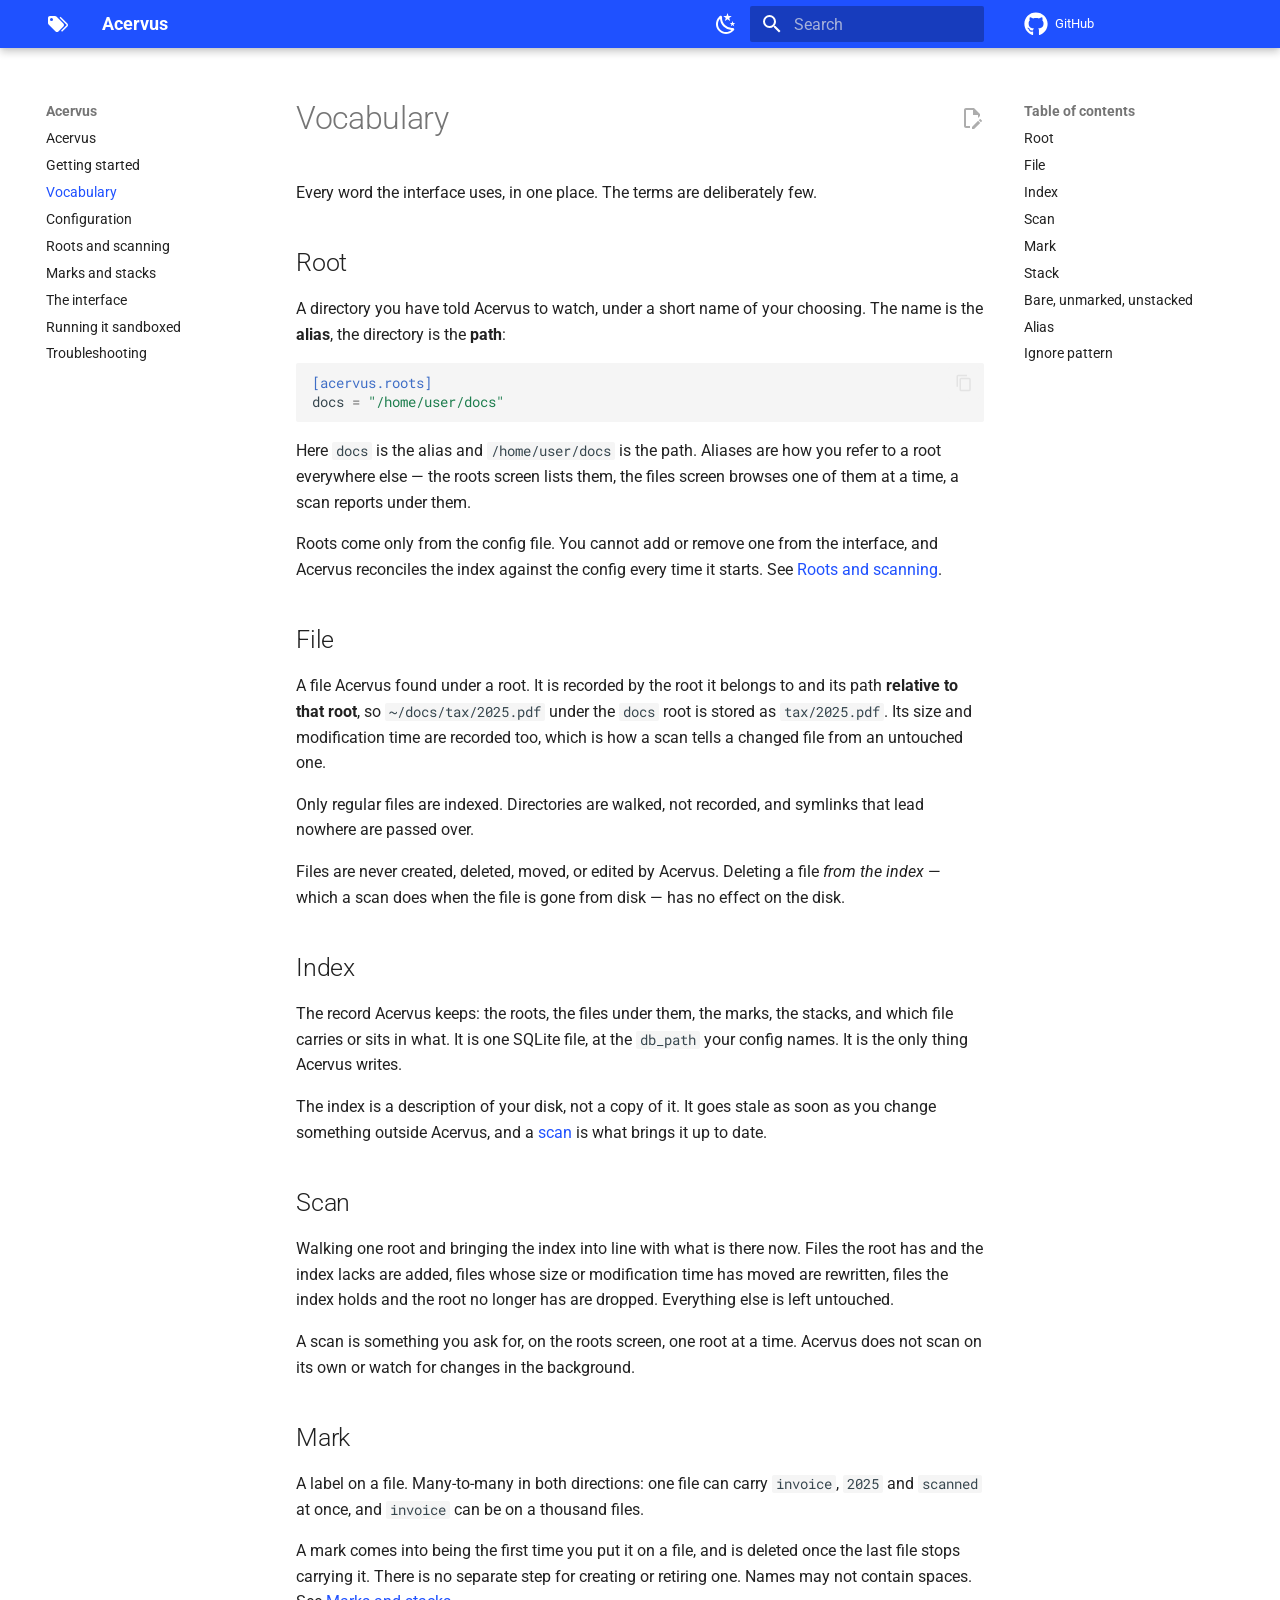
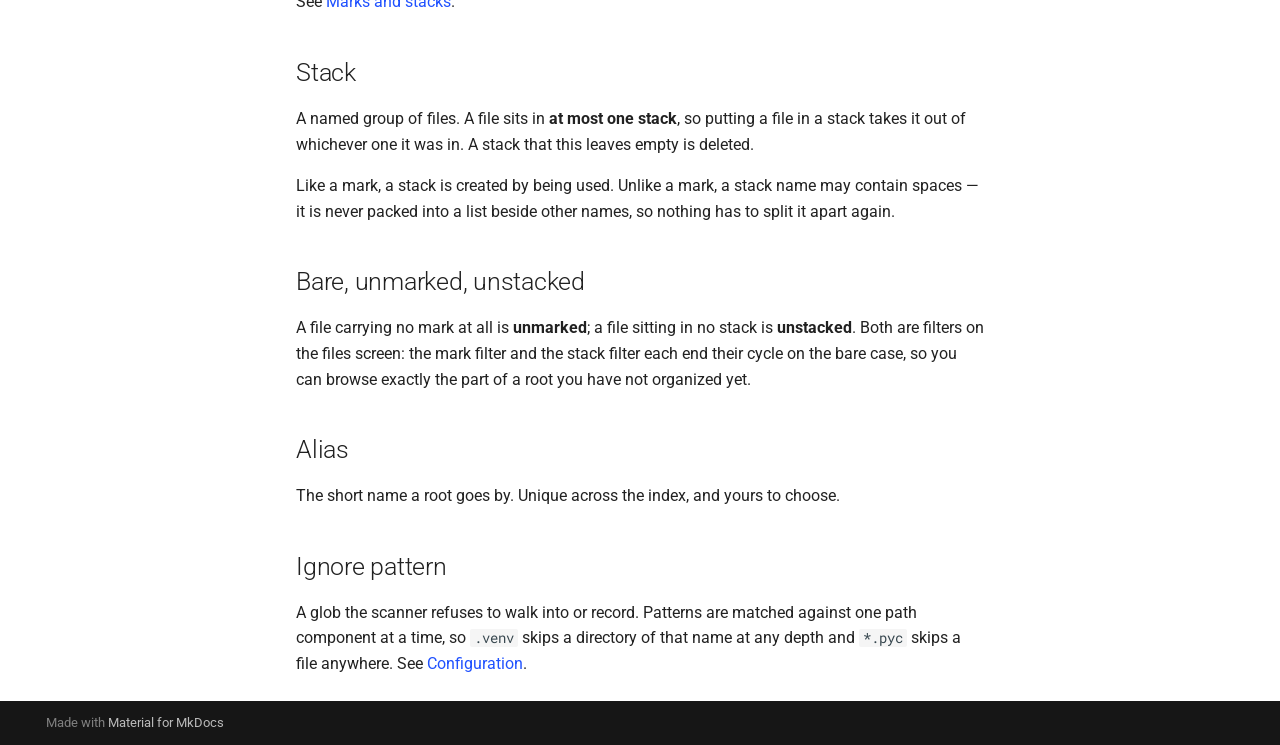
<file: vocabulary/index.html>
<!doctype html>
<html lang="en" class="no-js">
  <head>
    
      <meta charset="utf-8">
      <meta name="viewport" content="width=device-width,initial-scale=1">
      
        <meta name="description" content="User's manual for Acervus, a filesystem tagging tool">
      
      
      
        <link rel="canonical" href="https://acervus.fancysnake.dev/vocabulary/">
      
      
        <link rel="prev" href="../getting-started/">
      
      
        <link rel="next" href="../configuration/">
      
      
        
      
      
      <link rel="icon" href="../assets/images/favicon.png">
      <meta name="generator" content="mkdocs-1.6.1, mkdocs-material-9.8.1">
    
    
      
        <title>Vocabulary - Acervus</title>
      
    
    
      <link rel="stylesheet" href="../assets/stylesheets/main.57a0d79d.min.css">
      
        
        <link rel="stylesheet" href="../assets/stylesheets/palette.fb2fffe2.min.css">
      
      


    
    
      
    
    
      
        
        
        <link rel="preconnect" href="https://fonts.gstatic.com" crossorigin>
        <link rel="stylesheet" href="https://fonts.googleapis.com/css?family=Roboto:300,300i,400,400i,700,700i%7CRoboto+Mono:400,400i,700,700i&display=fallback">
        <style>:root{--md-text-font:"Roboto";--md-code-font:"Roboto Mono"}</style>
      
    
    
      <link rel="stylesheet" href="../stylesheets/extra.css">
    
    <script>__md_scope=new URL("..",location),__md_hash=e=>[...e].reduce(((e,_)=>(e<<5)-e+_.charCodeAt(0)),0),__md_get=(e,_=localStorage,t=__md_scope)=>JSON.parse(_.getItem(t.pathname+"."+e)),__md_set=(e,_,t=localStorage,a=__md_scope)=>{try{t.setItem(a.pathname+"."+e,JSON.stringify(_))}catch(e){}}</script>
    
      

    
    
  </head>
  
  
    
    
      
    
    
    
    
    <body dir="ltr" data-md-color-scheme="default" data-md-color-primary="custom" data-md-color-accent="custom">
  
    
    <input class="md-toggle" data-md-toggle="drawer" type="checkbox" id="__drawer" autocomplete="off">
    <input class="md-toggle" data-md-toggle="search" type="checkbox" id="__search" autocomplete="off">
    <label class="md-overlay" for="__drawer"></label>
    <div data-md-component="skip">
      
        
        <a href="#vocabulary" class="md-skip">
          Skip to content
        </a>
      
    </div>
    <div data-md-component="announce">
      
    </div>
    
    
      

  

<header class="md-header md-header--shadow" data-md-component="header">
  <nav class="md-header__inner md-grid" aria-label="Header">
    <a href=".." title="Acervus" class="md-header__button md-logo" aria-label="Acervus" data-md-component="logo">
      
  
  <svg xmlns="http://www.w3.org/2000/svg" viewBox="0 0 24 24"><path d="M5.5 9A1.5 1.5 0 0 0 7 7.5 1.5 1.5 0 0 0 5.5 6 1.5 1.5 0 0 0 4 7.5 1.5 1.5 0 0 0 5.5 9m11.91 2.58c.36.36.59.86.59 1.42 0 .55-.22 1.05-.59 1.41l-5 5a1.996 1.996 0 0 1-2.83 0l-6.99-6.99C2.22 12.05 2 11.55 2 11V6c0-1.11.89-2 2-2h5c.55 0 1.05.22 1.41.58zm-3.87-5.87 1-1 6.87 6.87c.37.36.59.87.59 1.42s-.22 1.05-.58 1.41l-5.38 5.38-1-1L20.75 13z"/></svg>

    </a>
    <label class="md-header__button md-icon" for="__drawer">
      
      <svg xmlns="http://www.w3.org/2000/svg" viewBox="0 0 24 24"><path d="M3 6h18v2H3zm0 5h18v2H3zm0 5h18v2H3z"/></svg>
    </label>
    <div class="md-header__title" data-md-component="header-title">
      <div class="md-header__ellipsis">
        <div class="md-header__topic">
          <span class="md-ellipsis">
            Acervus
          </span>
        </div>
        <div class="md-header__topic" data-md-component="header-topic">
          <span class="md-ellipsis">
            
              Vocabulary
            
          </span>
        </div>
      </div>
    </div>
    
      
        <form class="md-header__option" data-md-component="palette">
  
    
    
    
    <input class="md-option" data-md-color-media="(prefers-color-scheme: light)" data-md-color-scheme="default" data-md-color-primary="custom" data-md-color-accent="custom"  aria-label="Switch to dark mode"  type="radio" name="__palette" id="__palette_0">
    
      <label class="md-header__button md-icon" title="Switch to dark mode" for="__palette_1" hidden>
        <svg xmlns="http://www.w3.org/2000/svg" viewBox="0 0 24 24"><path d="m17.75 4.09-2.53 1.94.91 3.06-2.63-1.81-2.63 1.81.91-3.06-2.53-1.94L12.44 4l1.06-3 1.06 3zm3.5 6.91-1.64 1.25.59 1.98-1.7-1.17-1.7 1.17.59-1.98L15.75 11l2.06-.05L18.5 9l.69 1.95zm-2.28 4.95c.83-.08 1.72 1.1 1.19 1.85-.32.45-.66.87-1.08 1.27C15.17 23 8.84 23 4.94 19.07c-3.91-3.9-3.91-10.24 0-14.14.4-.4.82-.76 1.27-1.08.75-.53 1.93.36 1.85 1.19-.27 2.86.69 5.83 2.89 8.02a9.96 9.96 0 0 0 8.02 2.89m-1.64 2.02a12.08 12.08 0 0 1-7.8-3.47c-2.17-2.19-3.33-5-3.49-7.82-2.81 3.14-2.7 7.96.31 10.98 3.02 3.01 7.84 3.12 10.98.31"/></svg>
      </label>
    
  
    
    
    
    <input class="md-option" data-md-color-media="(prefers-color-scheme: dark)" data-md-color-scheme="slate" data-md-color-primary="custom" data-md-color-accent="custom"  aria-label="Switch to light mode"  type="radio" name="__palette" id="__palette_1">
    
      <label class="md-header__button md-icon" title="Switch to light mode" for="__palette_0" hidden>
        <svg xmlns="http://www.w3.org/2000/svg" viewBox="0 0 24 24"><path d="M12 7a5 5 0 0 1 5 5 5 5 0 0 1-5 5 5 5 0 0 1-5-5 5 5 0 0 1 5-5m0 2a3 3 0 0 0-3 3 3 3 0 0 0 3 3 3 3 0 0 0 3-3 3 3 0 0 0-3-3m0-7 2.39 3.42C13.65 5.15 12.84 5 12 5s-1.65.15-2.39.42zM3.34 7l4.16-.35A7.2 7.2 0 0 0 5.94 8.5c-.44.74-.69 1.5-.83 2.29zm.02 10 1.76-3.77a7.131 7.131 0 0 0 2.38 4.14zM20.65 7l-1.77 3.79a7.02 7.02 0 0 0-2.38-4.15zm-.01 10-4.14.36c.59-.51 1.12-1.14 1.54-1.86.42-.73.69-1.5.83-2.29zM12 22l-2.41-3.44c.74.27 1.55.44 2.41.44.82 0 1.63-.17 2.37-.44z"/></svg>
      </label>
    
  
</form>
      
    
    
      <script>var palette=__md_get("__palette");if(palette&&palette.color){if("(prefers-color-scheme)"===palette.color.media){var media=matchMedia("(prefers-color-scheme: light)"),input=document.querySelector(media.matches?"[data-md-color-media='(prefers-color-scheme: light)']":"[data-md-color-media='(prefers-color-scheme: dark)']");palette.color.media=input.getAttribute("data-md-color-media"),palette.color.scheme=input.getAttribute("data-md-color-scheme"),palette.color.primary=input.getAttribute("data-md-color-primary"),palette.color.accent=input.getAttribute("data-md-color-accent")}for(var[key,value]of Object.entries(palette.color))document.body.setAttribute("data-md-color-"+key,value)}</script>
    
    
    
      
      
        <label class="md-header__button md-icon" for="__search">
          
          <svg xmlns="http://www.w3.org/2000/svg" viewBox="0 0 24 24"><path d="M9.5 3A6.5 6.5 0 0 1 16 9.5c0 1.61-.59 3.09-1.56 4.23l.27.27h.79l5 5-1.5 1.5-5-5v-.79l-.27-.27A6.52 6.52 0 0 1 9.5 16 6.5 6.5 0 0 1 3 9.5 6.5 6.5 0 0 1 9.5 3m0 2C7 5 5 7 5 9.5S7 14 9.5 14 14 12 14 9.5 12 5 9.5 5"/></svg>
        </label>
        <div class="md-search" data-md-component="search" role="dialog">
  <label class="md-search__overlay" for="__search"></label>
  <div class="md-search__inner" role="search">
    <form class="md-search__form" name="search">
      <input type="text" class="md-search__input" name="query" aria-label="Search" placeholder="Search" autocapitalize="off" autocorrect="off" autocomplete="off" spellcheck="false" data-md-component="search-query" required>
      <label class="md-search__icon md-icon" for="__search">
        
        <svg xmlns="http://www.w3.org/2000/svg" viewBox="0 0 24 24"><path d="M9.5 3A6.5 6.5 0 0 1 16 9.5c0 1.61-.59 3.09-1.56 4.23l.27.27h.79l5 5-1.5 1.5-5-5v-.79l-.27-.27A6.52 6.52 0 0 1 9.5 16 6.5 6.5 0 0 1 3 9.5 6.5 6.5 0 0 1 9.5 3m0 2C7 5 5 7 5 9.5S7 14 9.5 14 14 12 14 9.5 12 5 9.5 5"/></svg>
        
        <svg xmlns="http://www.w3.org/2000/svg" viewBox="0 0 24 24"><path d="M20 11v2H8l5.5 5.5-1.42 1.42L4.16 12l7.92-7.92L13.5 5.5 8 11z"/></svg>
      </label>
      <nav class="md-search__options" aria-label="Search">
        
        <button type="reset" class="md-search__icon md-icon" title="Clear" aria-label="Clear" tabindex="-1">
          
          <svg xmlns="http://www.w3.org/2000/svg" viewBox="0 0 24 24"><path d="M19 6.41 17.59 5 12 10.59 6.41 5 5 6.41 10.59 12 5 17.59 6.41 19 12 13.41 17.59 19 19 17.59 13.41 12z"/></svg>
        </button>
      </nav>
      
        <div class="md-search__suggest" data-md-component="search-suggest"></div>
      
    </form>
    <div class="md-search__output">
      <div class="md-search__scrollwrap" tabindex="0" data-md-scrollfix>
        <div class="md-search-result" data-md-component="search-result">
          <div class="md-search-result__meta">
            Initializing search
          </div>
          <ol class="md-search-result__list" role="presentation"></ol>
        </div>
      </div>
    </div>
  </div>
</div>
      
    
    
      <div class="md-header__source">
        <a href="https://github.com/fancysnake/acervus" title="Go to repository" class="md-source" data-md-component="source">
  <div class="md-source__icon md-icon">
    
    <svg xmlns="http://www.w3.org/2000/svg" viewBox="0 0 512 512"><!--! Font Awesome Free 7.1.0 by @fontawesome - https://fontawesome.com License - https://fontawesome.com/license/free (Icons: CC BY 4.0, Fonts: SIL OFL 1.1, Code: MIT License) Copyright 2025 Fonticons, Inc.--><path d="M173.9 397.4c0 2-2.3 3.6-5.2 3.6-3.3.3-5.6-1.3-5.6-3.6 0-2 2.3-3.6 5.2-3.6 3-.3 5.6 1.3 5.6 3.6m-31.1-4.5c-.7 2 1.3 4.3 4.3 4.9 2.6 1 5.6 0 6.2-2s-1.3-4.3-4.3-5.2c-2.6-.7-5.5.3-6.2 2.3m44.2-1.7c-2.9.7-4.9 2.6-4.6 4.9.3 2 2.9 3.3 5.9 2.6 2.9-.7 4.9-2.6 4.6-4.6-.3-1.9-3-3.2-5.9-2.9M252.8 8C114.1 8 8 113.3 8 252c0 110.9 69.8 205.8 169.5 239.2 12.8 2.3 17.3-5.6 17.3-12.1 0-6.2-.3-40.4-.3-61.4 0 0-70 15-84.7-29.8 0 0-11.4-29.1-27.8-36.6 0 0-22.9-15.7 1.6-15.4 0 0 24.9 2 38.6 25.8 21.9 38.6 58.6 27.5 72.9 20.9 2.3-16 8.8-27.1 16-33.7-55.9-6.2-112.3-14.3-112.3-110.5 0-27.5 7.6-41.3 23.6-58.9-2.6-6.5-11.1-33.3 2.6-67.9 20.9-6.5 69 27 69 27 20-5.6 41.5-8.5 62.8-8.5s42.8 2.9 62.8 8.5c0 0 48.1-33.6 69-27 13.7 34.7 5.2 61.4 2.6 67.9 16 17.7 25.8 31.5 25.8 58.9 0 96.5-58.9 104.2-114.8 110.5 9.2 7.9 17 22.9 17 46.4 0 33.7-.3 75.4-.3 83.6 0 6.5 4.6 14.4 17.3 12.1C436.2 457.8 504 362.9 504 252 504 113.3 391.5 8 252.8 8M105.2 352.9c-1.3 1-1 3.3.7 5.2 1.6 1.6 3.9 2.3 5.2 1 1.3-1 1-3.3-.7-5.2-1.6-1.6-3.9-2.3-5.2-1m-10.8-8.1c-.7 1.3.3 2.9 2.3 3.9 1.6 1 3.6.7 4.3-.7.7-1.3-.3-2.9-2.3-3.9-2-.6-3.6-.3-4.3.7m32.4 35.6c-1.6 1.3-1 4.3 1.3 6.2 2.3 2.3 5.2 2.6 6.5 1 1.3-1.3.7-4.3-1.3-6.2-2.2-2.3-5.2-2.6-6.5-1m-11.4-14.7c-1.6 1-1.6 3.6 0 5.9s4.3 3.3 5.6 2.3c1.6-1.3 1.6-3.9 0-6.2-1.4-2.3-4-3.3-5.6-2"/></svg>
  </div>
  <div class="md-source__repository">
    GitHub
  </div>
</a>
      </div>
    
  </nav>
  
</header>
    
    <div class="md-container" data-md-component="container">
      
      
        
          
        
      
      <main class="md-main" data-md-component="main">
        <div class="md-main__inner md-grid">
          
            
              
              <div class="md-sidebar md-sidebar--primary" data-md-component="sidebar" data-md-type="navigation" >
                <div class="md-sidebar__scrollwrap">
                  <div class="md-sidebar__inner">
                    



<nav class="md-nav md-nav--primary" aria-label="Navigation" data-md-level="0">
  <label class="md-nav__title" for="__drawer">
    <a href=".." title="Acervus" class="md-nav__button md-logo" aria-label="Acervus" data-md-component="logo">
      
  
  <svg xmlns="http://www.w3.org/2000/svg" viewBox="0 0 24 24"><path d="M5.5 9A1.5 1.5 0 0 0 7 7.5 1.5 1.5 0 0 0 5.5 6 1.5 1.5 0 0 0 4 7.5 1.5 1.5 0 0 0 5.5 9m11.91 2.58c.36.36.59.86.59 1.42 0 .55-.22 1.05-.59 1.41l-5 5a1.996 1.996 0 0 1-2.83 0l-6.99-6.99C2.22 12.05 2 11.55 2 11V6c0-1.11.89-2 2-2h5c.55 0 1.05.22 1.41.58zm-3.87-5.87 1-1 6.87 6.87c.37.36.59.87.59 1.42s-.22 1.05-.58 1.41l-5.38 5.38-1-1L20.75 13z"/></svg>

    </a>
    Acervus
  </label>
  
    <div class="md-nav__source">
      <a href="https://github.com/fancysnake/acervus" title="Go to repository" class="md-source" data-md-component="source">
  <div class="md-source__icon md-icon">
    
    <svg xmlns="http://www.w3.org/2000/svg" viewBox="0 0 512 512"><!--! Font Awesome Free 7.1.0 by @fontawesome - https://fontawesome.com License - https://fontawesome.com/license/free (Icons: CC BY 4.0, Fonts: SIL OFL 1.1, Code: MIT License) Copyright 2025 Fonticons, Inc.--><path d="M173.9 397.4c0 2-2.3 3.6-5.2 3.6-3.3.3-5.6-1.3-5.6-3.6 0-2 2.3-3.6 5.2-3.6 3-.3 5.6 1.3 5.6 3.6m-31.1-4.5c-.7 2 1.3 4.3 4.3 4.9 2.6 1 5.6 0 6.2-2s-1.3-4.3-4.3-5.2c-2.6-.7-5.5.3-6.2 2.3m44.2-1.7c-2.9.7-4.9 2.6-4.6 4.9.3 2 2.9 3.3 5.9 2.6 2.9-.7 4.9-2.6 4.6-4.6-.3-1.9-3-3.2-5.9-2.9M252.8 8C114.1 8 8 113.3 8 252c0 110.9 69.8 205.8 169.5 239.2 12.8 2.3 17.3-5.6 17.3-12.1 0-6.2-.3-40.4-.3-61.4 0 0-70 15-84.7-29.8 0 0-11.4-29.1-27.8-36.6 0 0-22.9-15.7 1.6-15.4 0 0 24.9 2 38.6 25.8 21.9 38.6 58.6 27.5 72.9 20.9 2.3-16 8.8-27.1 16-33.7-55.9-6.2-112.3-14.3-112.3-110.5 0-27.5 7.6-41.3 23.6-58.9-2.6-6.5-11.1-33.3 2.6-67.9 20.9-6.5 69 27 69 27 20-5.6 41.5-8.5 62.8-8.5s42.8 2.9 62.8 8.5c0 0 48.1-33.6 69-27 13.7 34.7 5.2 61.4 2.6 67.9 16 17.7 25.8 31.5 25.8 58.9 0 96.5-58.9 104.2-114.8 110.5 9.2 7.9 17 22.9 17 46.4 0 33.7-.3 75.4-.3 83.6 0 6.5 4.6 14.4 17.3 12.1C436.2 457.8 504 362.9 504 252 504 113.3 391.5 8 252.8 8M105.2 352.9c-1.3 1-1 3.3.7 5.2 1.6 1.6 3.9 2.3 5.2 1 1.3-1 1-3.3-.7-5.2-1.6-1.6-3.9-2.3-5.2-1m-10.8-8.1c-.7 1.3.3 2.9 2.3 3.9 1.6 1 3.6.7 4.3-.7.7-1.3-.3-2.9-2.3-3.9-2-.6-3.6-.3-4.3.7m32.4 35.6c-1.6 1.3-1 4.3 1.3 6.2 2.3 2.3 5.2 2.6 6.5 1 1.3-1.3.7-4.3-1.3-6.2-2.2-2.3-5.2-2.6-6.5-1m-11.4-14.7c-1.6 1-1.6 3.6 0 5.9s4.3 3.3 5.6 2.3c1.6-1.3 1.6-3.9 0-6.2-1.4-2.3-4-3.3-5.6-2"/></svg>
  </div>
  <div class="md-source__repository">
    GitHub
  </div>
</a>
    </div>
  
  <ul class="md-nav__list" data-md-scrollfix>
    
      
      
  
  
  
  
    <li class="md-nav__item">
      <a href=".." class="md-nav__link">
        
  
  
  <span class="md-ellipsis">
    
  
    Acervus
  

    
  </span>
  
  

      </a>
    </li>
  

    
      
      
  
  
  
  
    <li class="md-nav__item">
      <a href="../getting-started/" class="md-nav__link">
        
  
  
  <span class="md-ellipsis">
    
  
    Getting started
  

    
  </span>
  
  

      </a>
    </li>
  

    
      
      
  
  
    
  
  
  
    <li class="md-nav__item md-nav__item--active">
      
      <input class="md-nav__toggle md-toggle" type="checkbox" id="__toc">
      
      
        
      
      
        <label class="md-nav__link md-nav__link--active" for="__toc">
          
  
  
  <span class="md-ellipsis">
    
  
    Vocabulary
  

    
  </span>
  
  

          <span class="md-nav__icon md-icon"></span>
        </label>
      
      <a href="./" class="md-nav__link md-nav__link--active">
        
  
  
  <span class="md-ellipsis">
    
  
    Vocabulary
  

    
  </span>
  
  

      </a>
      
        

<nav class="md-nav md-nav--secondary" aria-label="Table of contents">
  
  
  
    
  
  
    <label class="md-nav__title" for="__toc">
      <span class="md-nav__icon md-icon"></span>
      Table of contents
    </label>
    <ul class="md-nav__list" data-md-component="toc" data-md-scrollfix>
      
        <li class="md-nav__item">
  <a href="#root" class="md-nav__link">
    <span class="md-ellipsis">
      
        Root
      
    </span>
  </a>
  
</li>
      
        <li class="md-nav__item">
  <a href="#file" class="md-nav__link">
    <span class="md-ellipsis">
      
        File
      
    </span>
  </a>
  
</li>
      
        <li class="md-nav__item">
  <a href="#index" class="md-nav__link">
    <span class="md-ellipsis">
      
        Index
      
    </span>
  </a>
  
</li>
      
        <li class="md-nav__item">
  <a href="#scan" class="md-nav__link">
    <span class="md-ellipsis">
      
        Scan
      
    </span>
  </a>
  
</li>
      
        <li class="md-nav__item">
  <a href="#mark" class="md-nav__link">
    <span class="md-ellipsis">
      
        Mark
      
    </span>
  </a>
  
</li>
      
        <li class="md-nav__item">
  <a href="#stack" class="md-nav__link">
    <span class="md-ellipsis">
      
        Stack
      
    </span>
  </a>
  
</li>
      
        <li class="md-nav__item">
  <a href="#bare-unmarked-unstacked" class="md-nav__link">
    <span class="md-ellipsis">
      
        Bare, unmarked, unstacked
      
    </span>
  </a>
  
</li>
      
        <li class="md-nav__item">
  <a href="#alias" class="md-nav__link">
    <span class="md-ellipsis">
      
        Alias
      
    </span>
  </a>
  
</li>
      
        <li class="md-nav__item">
  <a href="#ignore-pattern" class="md-nav__link">
    <span class="md-ellipsis">
      
        Ignore pattern
      
    </span>
  </a>
  
</li>
      
    </ul>
  
</nav>
      
    </li>
  

    
      
      
  
  
  
  
    <li class="md-nav__item">
      <a href="../configuration/" class="md-nav__link">
        
  
  
  <span class="md-ellipsis">
    
  
    Configuration
  

    
  </span>
  
  

      </a>
    </li>
  

    
      
      
  
  
  
  
    <li class="md-nav__item">
      <a href="../roots-and-scanning/" class="md-nav__link">
        
  
  
  <span class="md-ellipsis">
    
  
    Roots and scanning
  

    
  </span>
  
  

      </a>
    </li>
  

    
      
      
  
  
  
  
    <li class="md-nav__item">
      <a href="../marks-and-stacks/" class="md-nav__link">
        
  
  
  <span class="md-ellipsis">
    
  
    Marks and stacks
  

    
  </span>
  
  

      </a>
    </li>
  

    
      
      
  
  
  
  
    <li class="md-nav__item">
      <a href="../interface/" class="md-nav__link">
        
  
  
  <span class="md-ellipsis">
    
  
    The interface
  

    
  </span>
  
  

      </a>
    </li>
  

    
      
      
  
  
  
  
    <li class="md-nav__item">
      <a href="../sandboxing/" class="md-nav__link">
        
  
  
  <span class="md-ellipsis">
    
  
    Running it sandboxed
  

    
  </span>
  
  

      </a>
    </li>
  

    
      
      
  
  
  
  
    <li class="md-nav__item">
      <a href="../troubleshooting/" class="md-nav__link">
        
  
  
  <span class="md-ellipsis">
    
  
    Troubleshooting
  

    
  </span>
  
  

      </a>
    </li>
  

    
  </ul>
</nav>
                  </div>
                </div>
              </div>
            
            
              
              <div class="md-sidebar md-sidebar--secondary" data-md-component="sidebar" data-md-type="toc" >
                <div class="md-sidebar__scrollwrap">
                  <div class="md-sidebar__inner">
                    

<nav class="md-nav md-nav--secondary" aria-label="Table of contents">
  
  
  
    
  
  
    <label class="md-nav__title" for="__toc">
      <span class="md-nav__icon md-icon"></span>
      Table of contents
    </label>
    <ul class="md-nav__list" data-md-component="toc" data-md-scrollfix>
      
        <li class="md-nav__item">
  <a href="#root" class="md-nav__link">
    <span class="md-ellipsis">
      
        Root
      
    </span>
  </a>
  
</li>
      
        <li class="md-nav__item">
  <a href="#file" class="md-nav__link">
    <span class="md-ellipsis">
      
        File
      
    </span>
  </a>
  
</li>
      
        <li class="md-nav__item">
  <a href="#index" class="md-nav__link">
    <span class="md-ellipsis">
      
        Index
      
    </span>
  </a>
  
</li>
      
        <li class="md-nav__item">
  <a href="#scan" class="md-nav__link">
    <span class="md-ellipsis">
      
        Scan
      
    </span>
  </a>
  
</li>
      
        <li class="md-nav__item">
  <a href="#mark" class="md-nav__link">
    <span class="md-ellipsis">
      
        Mark
      
    </span>
  </a>
  
</li>
      
        <li class="md-nav__item">
  <a href="#stack" class="md-nav__link">
    <span class="md-ellipsis">
      
        Stack
      
    </span>
  </a>
  
</li>
      
        <li class="md-nav__item">
  <a href="#bare-unmarked-unstacked" class="md-nav__link">
    <span class="md-ellipsis">
      
        Bare, unmarked, unstacked
      
    </span>
  </a>
  
</li>
      
        <li class="md-nav__item">
  <a href="#alias" class="md-nav__link">
    <span class="md-ellipsis">
      
        Alias
      
    </span>
  </a>
  
</li>
      
        <li class="md-nav__item">
  <a href="#ignore-pattern" class="md-nav__link">
    <span class="md-ellipsis">
      
        Ignore pattern
      
    </span>
  </a>
  
</li>
      
    </ul>
  
</nav>
                  </div>
                </div>
              </div>
            
          
          
            <div class="md-content" data-md-component="content">
              
              <article class="md-content__inner md-typeset">
                
                  


  
    <a href="https://github.com/fancysnake/acervus/edit/main/docs/vocabulary.md" title="Edit this page" class="md-content__button md-icon" rel="edit">
      
      <svg xmlns="http://www.w3.org/2000/svg" viewBox="0 0 24 24"><path d="M10 20H6V4h7v5h5v3.1l2-2V8l-6-6H6c-1.1 0-2 .9-2 2v16c0 1.1.9 2 2 2h4zm10.2-7c.1 0 .3.1.4.2l1.3 1.3c.2.2.2.6 0 .8l-1 1-2.1-2.1 1-1c.1-.1.2-.2.4-.2m0 3.9L14.1 23H12v-2.1l6.1-6.1z"/></svg>
    </a>
  
  


<h1 id="vocabulary">Vocabulary<a class="headerlink" href="#vocabulary" title="Permanent link">&para;</a></h1>
<p>Every word the interface uses, in one place. The terms are deliberately few.</p>
<h2 id="root">Root<a class="headerlink" href="#root" title="Permanent link">&para;</a></h2>
<p>A directory you have told Acervus to watch, under a short name of your choosing.
The name is the <strong>alias</strong>, the directory is the <strong>path</strong>:</p>
<div class="highlight"><pre><span></span><code><span class="k">[acervus.roots]</span>
<span class="n">docs</span><span class="w"> </span><span class="o">=</span><span class="w"> </span><span class="s2">"/home/user/docs"</span>
</code></pre></div>
<p>Here <code>docs</code> is the alias and <code>/home/user/docs</code> is the path. Aliases are how you
refer to a root everywhere else — the roots screen lists them, the files screen
browses one of them at a time, a scan reports under them.</p>
<p>Roots come only from the config file. You cannot add or remove one from the
interface, and Acervus reconciles the index against the config every time it
starts. See <a href="../roots-and-scanning/">Roots and scanning</a>.</p>
<h2 id="file">File<a class="headerlink" href="#file" title="Permanent link">&para;</a></h2>
<p>A file Acervus found under a root. It is recorded by the root it belongs to and
its path <strong>relative to that root</strong>, so <code>~/docs/tax/2025.pdf</code> under the <code>docs</code>
root is stored as <code>tax/2025.pdf</code>. Its size and modification time are recorded
too, which is how a scan tells a changed file from an untouched one.</p>
<p>Only regular files are indexed. Directories are walked, not recorded, and
symlinks that lead nowhere are passed over.</p>
<p>Files are never created, deleted, moved, or edited by Acervus. Deleting a file
<em>from the index</em> — which a scan does when the file is gone from disk — has no
effect on the disk.</p>
<h2 id="index">Index<a class="headerlink" href="#index" title="Permanent link">&para;</a></h2>
<p>The record Acervus keeps: the roots, the files under them, the marks, the stacks,
and which file carries or sits in what. It is one SQLite file, at the <code>db_path</code>
your config names. It is the only thing Acervus writes.</p>
<p>The index is a description of your disk, not a copy of it. It goes stale as soon
as you change something outside Acervus, and a <a href="../roots-and-scanning/">scan</a> is
what brings it up to date.</p>
<h2 id="scan">Scan<a class="headerlink" href="#scan" title="Permanent link">&para;</a></h2>
<p>Walking one root and bringing the index into line with what is there now. Files
the root has and the index lacks are added, files whose size or modification
time has moved are rewritten, files the index holds and the root no longer has
are dropped. Everything else is left untouched.</p>
<p>A scan is something you ask for, on the roots screen, one root at a time.
Acervus does not scan on its own or watch for changes in the background.</p>
<h2 id="mark">Mark<a class="headerlink" href="#mark" title="Permanent link">&para;</a></h2>
<p>A label on a file. Many-to-many in both directions: one file can carry <code>invoice</code>,
<code>2025</code> and <code>scanned</code> at once, and <code>invoice</code> can be on a thousand files.</p>
<p>A mark comes into being the first time you put it on a file, and is deleted once
the last file stops carrying it. There is no separate step for creating or
retiring one. Names may not contain spaces. See
<a href="../marks-and-stacks/">Marks and stacks</a>.</p>
<h2 id="stack">Stack<a class="headerlink" href="#stack" title="Permanent link">&para;</a></h2>
<p>A named group of files. A file sits in <strong>at most one stack</strong>, so putting a file
in a stack takes it out of whichever one it was in. A stack that this leaves
empty is deleted.</p>
<p>Like a mark, a stack is created by being used. Unlike a mark, a stack name may
contain spaces — it is never packed into a list beside other names, so nothing
has to split it apart again.</p>
<h2 id="bare-unmarked-unstacked">Bare, unmarked, unstacked<a class="headerlink" href="#bare-unmarked-unstacked" title="Permanent link">&para;</a></h2>
<p>A file carrying no mark at all is <strong>unmarked</strong>; a file sitting in no stack is
<strong>unstacked</strong>. Both are filters on the files screen: the mark filter and the
stack filter each end their cycle on the bare case, so you can browse exactly
the part of a root you have not organized yet.</p>
<h2 id="alias">Alias<a class="headerlink" href="#alias" title="Permanent link">&para;</a></h2>
<p>The short name a root goes by. Unique across the index, and yours to choose.</p>
<h2 id="ignore-pattern">Ignore pattern<a class="headerlink" href="#ignore-pattern" title="Permanent link">&para;</a></h2>
<p>A glob the scanner refuses to walk into or record. Patterns are matched against
one path component at a time, so <code>.venv</code> skips a directory of that name at any
depth and <code>*.pyc</code> skips a file anywhere. See
<a href="../configuration/#ignore">Configuration</a>.</p>












                
              </article>
            </div>
          
          
<script>var target=document.getElementById(location.hash.slice(1));target&&target.name&&(target.checked=target.name.startsWith("__tabbed_"))</script>
        </div>
        
          <button type="button" class="md-top md-icon" data-md-component="top" hidden>
  
  <svg xmlns="http://www.w3.org/2000/svg" viewBox="0 0 24 24"><path d="M13 20h-2V8l-5.5 5.5-1.42-1.42L12 4.16l7.92 7.92-1.42 1.42L13 8z"/></svg>
  Back to top
</button>
        
      </main>
      
        <footer class="md-footer">
  
  <div class="md-footer-meta md-typeset">
    <div class="md-footer-meta__inner md-grid">
      <div class="md-copyright">
  
  
    Made with
    <a href="https://squidfunk.github.io/mkdocs-material/" target="_blank" rel="noopener">
      Material for MkDocs
    </a>
  
</div>
      
    </div>
  </div>
</footer>
      
    </div>
    <div class="md-dialog" data-md-component="dialog">
      <div class="md-dialog__inner md-typeset"></div>
    </div>
    
    
    
      
      
      <script id="__config" type="application/json">{"annotate": null, "base": "..", "features": ["navigation.instant", "navigation.top", "navigation.tracking", "content.action.edit", "content.code.copy", "search.suggest", "search.highlight", "toc.follow"], "search": "../assets/javascripts/workers/search.a7633da7.min.js", "tags": null, "translations": {"clipboard.copied": "Copied to clipboard", "clipboard.copy": "Copy to clipboard", "search.result.more.one": "1 more on this page", "search.result.more.other": "# more on this page", "search.result.none": "No matching documents", "search.result.one": "1 matching document", "search.result.other": "# matching documents", "search.result.placeholder": "Type to start searching", "search.result.term.missing": "Missing", "select.version": "Select version"}, "version": null}</script>
    
    
      <script src="../assets/javascripts/bundle.a5f9d56c.min.js"></script>
      
    
  </body>
</html>
</file>
<file: stylesheets/extra.css>
/* The palette, built around #1F51FF. Material only names its own colours, so
   a custom one is set through the variables the theme reads. */

:root {
  --acervus-blue: #1f51ff;
  --acervus-blue-light: #5c7dff;
  --acervus-blue-dark: #0b2fb8;
  --acervus-blue-pale: #d5deff;
}

[data-md-color-primary="custom"] {
  --md-primary-fg-color: var(--acervus-blue);
  --md-primary-fg-color--light: var(--acervus-blue-light);
  --md-primary-fg-color--dark: var(--acervus-blue-dark);
  --md-primary-bg-color: #ffffff;
  --md-primary-bg-color--light: #ffffffb3;
}

[data-md-color-accent="custom"] {
  --md-accent-fg-color: var(--acervus-blue-dark);
  --md-accent-fg-color--transparent: #1f51ff1a;
  --md-accent-bg-color: #ffffff;
  --md-accent-bg-color--light: #ffffffb3;
}

[data-md-color-scheme="default"] {
  --md-typeset-a-color: var(--acervus-blue);
}

/* On the dark background the base blue is too dense to read as body text, so
   links and headings take the lighter step. */
[data-md-color-scheme="slate"] {
  --md-hue: 230;
  --md-typeset-a-color: var(--acervus-blue-light);
  --md-accent-fg-color: var(--acervus-blue-light);
  --md-accent-fg-color--transparent: #5c7dff1f;
}

[data-md-color-scheme="slate"] [data-md-color-accent="custom"] {
  --md-accent-fg-color: var(--acervus-blue-light);
}
</file>
<file: assets/stylesheets/main.57a0d79d.min.css>
@charset "UTF-8";html{box-sizing:border-box;-webkit-text-size-adjust:none;-moz-text-size-adjust:none;text-size-adjust:none}*,:after,:before{box-sizing:inherit}@media(prefers-reduced-motion){*,:after,:before{transition:none!important}}body{margin:0;-webkit-font-smoothing:antialiased;-moz-osx-font-smoothing:grayscale;--md-text-font-family:var(--md-text-font, _),
    -apple-system, BlinkMacSystemFont, Helvetica, Arial, sans-serif;--md-code-font-family:var(--md-code-font, _),
    SFMono-Regular, Consolas, Menlo, monospace}.md-typeset code:not(.focus-visible),a,button,input,label{-webkit-tap-highlight-color:transparent}a{color:inherit;text-decoration:none}hr{box-sizing:initial;display:block;height:.05rem;padding:0;overflow:visible;border:0}small{font-size:80%}sub,sup{line-height:1em}img{border-style:none}table{border-spacing:0;border-collapse:initial}td,th{font-weight:400;vertical-align:top}button{padding:0;margin:0;font-family:inherit;font-size:inherit;background:#0000;border:0}input{border:0;outline:none}:root{--md-primary-fg-color:#4051b5;--md-primary-fg-color--light:#5d6cc0;--md-primary-fg-color--dark:#303fa1;--md-primary-bg-color:#fff;--md-primary-bg-color--light:#ffffffb3;--md-accent-fg-color:#526cfe;--md-accent-fg-color--transparent:#526cfe1a;--md-accent-bg-color:#fff;--md-accent-bg-color--light:#ffffffb3;--md-typeset-table-sort-icon:url("data:image/svg+xml;charset=utf-8,<svg xmlns='http://www.w3.org/2000/svg' viewBox='0 0 24 24'><path d='m18 21-4-4h3V7h-3l4-4 4 4h-3v10h3M2 19v-2h10v2M2 13v-2h7v2M2 7V5h4v2z'/></svg>");--md-typeset-table-sort-icon--asc:url("data:image/svg+xml;charset=utf-8,<svg xmlns='http://www.w3.org/2000/svg' viewBox='0 0 24 24'><path d='M19 17h3l-4 4-4-4h3V3h2M2 17h10v2H2M6 5v2H2V5m0 6h7v2H2z'/></svg>");--md-typeset-table-sort-icon--desc:url("data:image/svg+xml;charset=utf-8,<svg xmlns='http://www.w3.org/2000/svg' viewBox='0 0 24 24'><path d='M19 7h3l-4-4-4 4h3v14h2M2 17h10v2H2M6 5v2H2V5m0 6h7v2H2z'/></svg>")}[data-md-color-scheme=default]{color-scheme:light}[data-md-color-scheme=default] img[src$="#gh-dark-mode-only"],[data-md-color-scheme=default] img[src$="#only-dark"]{display:none}:root,[data-md-color-scheme=default]{--md-hue:225deg;--md-default-fg-color:#000000de;--md-default-fg-color--light:#0000008a;--md-default-fg-color--lighter:#00000052;--md-default-fg-color--lightest:#00000012;--md-default-bg-color:#fff;--md-default-bg-color--light:#ffffffb3;--md-default-bg-color--lighter:#ffffff4d;--md-default-bg-color--lightest:#ffffff1f;--md-code-fg-color:#36464e;--md-code-bg-color:#f5f5f5;--md-code-bg-color--light:#f5f5f5b3;--md-code-bg-color--lighter:#f5f5f54d;--md-code-hl-color:#4287ff;--md-code-hl-color--light:#4287ff1a;--md-code-hl-number-color:#d52a2a;--md-code-hl-special-color:#db1457;--md-code-hl-function-color:#a846b9;--md-code-hl-constant-color:#6e59d9;--md-code-hl-keyword-color:#3f6ec6;--md-code-hl-string-color:#1c7d4d;--md-code-hl-name-color:var(--md-code-fg-color);--md-code-hl-operator-color:var(--md-default-fg-color--light);--md-code-hl-punctuation-color:var(--md-default-fg-color--light);--md-code-hl-comment-color:var(--md-default-fg-color--light);--md-code-hl-generic-color:var(--md-default-fg-color--light);--md-code-hl-variable-color:var(--md-default-fg-color--light);--md-typeset-color:var(--md-default-fg-color);--md-typeset-a-color:var(--md-primary-fg-color);--md-typeset-del-color:#f5503d26;--md-typeset-ins-color:#0bd57026;--md-typeset-kbd-color:#fafafa;--md-typeset-kbd-accent-color:#fff;--md-typeset-kbd-border-color:#b8b8b8;--md-typeset-mark-color:#ffff0080;--md-typeset-table-color:#0000001f;--md-typeset-table-color--light:#00000009;--md-admonition-fg-color:var(--md-default-fg-color);--md-admonition-bg-color:var(--md-default-bg-color);--md-warning-fg-color:#000000de;--md-warning-bg-color:#ff9;--md-footer-fg-color:#fff;--md-footer-fg-color--light:#ffffffb3;--md-footer-fg-color--lighter:#ffffff73;--md-footer-bg-color:#000000de;--md-footer-bg-color--dark:#00000052;--md-shadow-z1:0 0.2rem 0.5rem #0000000d,
    0 0 0.05rem #0000001a;--md-shadow-z2:0 0.2rem 0.5rem #0000001a,
    0 0 0.05rem #00000040;--md-shadow-z3:0 0.2rem 0.5rem #0003,
    0 0 0.05rem #00000059}.md-icon svg{display:block;width:1.2rem;height:1.2rem;fill:currentcolor}aside,body,input{font-family:var(--md-text-font-family);font-feature-settings:"kern","liga";color:var(--md-typeset-color)}code,kbd,pre{font-family:var(--md-code-font-family);font-feature-settings:"kern"}.md-typeset{font-size:.8rem;line-height:1.6;overflow-wrap:break-word;-webkit-print-color-adjust:exact;color-adjust:exact}@media print{.md-typeset{font-size:.68rem}.md-typeset code,.md-typeset kbd,.md-typeset pre{white-space:pre-wrap}}.md-typeset blockquote,.md-typeset dl,.md-typeset figure,.md-typeset ol,.md-typeset pre,.md-typeset ul{margin-top:1em;margin-bottom:1em}.md-typeset h1{margin:0 0 1.25em;font-size:2em;line-height:1.3;color:var(--md-default-fg-color--light)}.md-typeset h1,.md-typeset h2{font-weight:300;letter-spacing:-.01em}.md-typeset h2{margin:1.6em 0 .64em;font-size:1.5625em;line-height:1.4}.md-typeset h3{margin:1.6em 0 .8em;font-size:1.25em;font-weight:400;line-height:1.5;letter-spacing:-.01em}.md-typeset h2+h3{margin-top:.8em}.md-typeset h4{margin:1em 0;font-weight:700;letter-spacing:-.01em}.md-typeset h5,.md-typeset h6{margin:1.25em 0;font-size:.8em;font-weight:700;color:var(--md-default-fg-color--light);letter-spacing:-.01em}.md-typeset h5{text-transform:uppercase}.md-typeset h5 code{text-transform:none}.md-typeset hr{display:flow-root;margin:1.5em 0;border-bottom:.05rem solid var(--md-default-fg-color--lightest)}.md-typeset a{color:var(--md-typeset-a-color);word-break:break-word}.md-typeset a,.md-typeset a:before{transition:color 125ms}.md-typeset a:focus,.md-typeset a:hover{color:var(--md-accent-fg-color)}.md-typeset a:focus code,.md-typeset a:hover code{color:var(--md-accent-fg-color);background-color:var(--md-accent-fg-color--transparent)}.md-typeset a code{color:var(--md-typeset-a-color)}.md-typeset a.focus-visible{outline-color:var(--md-accent-fg-color);outline-offset:.2rem}.md-typeset code,.md-typeset kbd,.md-typeset pre{font-variant-ligatures:none;color:var(--md-code-fg-color);direction:ltr;transition:background-color 125ms}.md-typeset code{padding:0 .2941176471em;font-size:.85em;word-break:break-word;background-color:var(--md-code-bg-color);border-radius:.1rem;-webkit-box-decoration-break:clone;box-decoration-break:clone;transition:color 125ms,background-color 125ms}.md-typeset code:not(.focus-visible){outline:none}.md-typeset pre{position:relative;display:flow-root;line-height:1.4}.md-typeset pre>code{display:block;padding:.7720588235em 1.1764705882em;margin:0;overflow:auto;word-break:normal;touch-action:auto;scrollbar-color:var(--md-default-fg-color--lighter) #0000;scrollbar-width:thin;outline-color:var(--md-accent-fg-color);box-shadow:none;-webkit-box-decoration-break:slice;box-decoration-break:slice}.md-typeset pre>code:hover{scrollbar-color:var(--md-accent-fg-color) #0000}.md-typeset pre>code::-webkit-scrollbar{width:.2rem;height:.2rem}.md-typeset pre>code::-webkit-scrollbar-thumb{background-color:var(--md-default-fg-color--lighter)}.md-typeset pre>code::-webkit-scrollbar-thumb:hover{background-color:var(--md-accent-fg-color)}.md-typeset kbd{display:inline-block;padding:0 .6666666667em;font-size:.75em;color:var(--md-default-fg-color);word-break:break-word;vertical-align:text-top;background-color:var(--md-typeset-kbd-color);border-radius:.1rem;box-shadow:0 .1rem 0 .05rem var(--md-typeset-kbd-border-color),0 .1rem 0 var(--md-typeset-kbd-border-color),0 -.1rem .2rem var(--md-typeset-kbd-accent-color) inset}.md-typeset mark{color:inherit;word-break:break-word;background-color:var(--md-typeset-mark-color);-webkit-box-decoration-break:clone;box-decoration-break:clone}.md-typeset abbr{text-decoration:none;cursor:help}.md-typeset [data-preview],.md-typeset abbr{border-bottom:.05rem dotted var(--md-default-fg-color--light)}.md-typeset small{opacity:.75}[dir=ltr] .md-typeset sub,[dir=ltr] .md-typeset sup{margin-left:.078125em}[dir=rtl] .md-typeset sub,[dir=rtl] .md-typeset sup{margin-right:.078125em}[dir=ltr] .md-typeset blockquote{padding-left:.6rem;border-left:.2rem solid var(--md-default-fg-color--lighter)}[dir=rtl] .md-typeset blockquote{padding-right:.6rem;border-right:.2rem solid var(--md-default-fg-color--lighter)}.md-typeset blockquote{margin-left:0;margin-right:0;color:var(--md-default-fg-color--light)}.md-typeset ul{list-style-type:disc}.md-typeset ul[type]{list-style-type:revert-layer}[dir=ltr] .md-typeset ol,[dir=ltr] .md-typeset ol li ol,[dir=ltr] .md-typeset ol li ul,[dir=ltr] .md-typeset ul,[dir=ltr] .md-typeset ul li ol,[dir=ltr] .md-typeset ul li ul{margin-left:.625em}[dir=rtl] .md-typeset ol,[dir=rtl] .md-typeset ol li ol,[dir=rtl] .md-typeset ol li ul,[dir=rtl] .md-typeset ul,[dir=rtl] .md-typeset ul li ol,[dir=rtl] .md-typeset ul li ul{margin-right:.625em}.md-typeset ol,.md-typeset ul{padding:0}.md-typeset ol:not([hidden]),.md-typeset ul:not([hidden]){display:flow-root}.md-typeset ol ol,.md-typeset ul ol{list-style-type:lower-alpha}.md-typeset ol ol ol,.md-typeset ul ol ol{list-style-type:lower-roman}.md-typeset ol ol ol ol,.md-typeset ul ol ol ol{list-style-type:upper-alpha}.md-typeset ol ol ol ol ol,.md-typeset ul ol ol ol ol{list-style-type:upper-roman}.md-typeset ol[type],.md-typeset ul[type]{list-style-type:revert-layer}[dir=ltr] .md-typeset ol li,[dir=ltr] .md-typeset ul li{margin-left:1.25em}[dir=rtl] .md-typeset ol li,[dir=rtl] .md-typeset ul li{margin-right:1.25em}.md-typeset ol li,.md-typeset ul li{margin-bottom:.5em}.md-typeset ol li blockquote,.md-typeset ol li p,.md-typeset ul li blockquote,.md-typeset ul li p{margin:.5em 0}.md-typeset ol li:last-child,.md-typeset ul li:last-child{margin-bottom:0}.md-typeset ol li ol,.md-typeset ol li ul,.md-typeset ul li ol,.md-typeset ul li ul{margin-top:.5em;margin-bottom:.5em}[dir=ltr] .md-typeset dd{margin-left:1.875em}[dir=rtl] .md-typeset dd{margin-right:1.875em}.md-typeset dd{margin-top:1em;margin-bottom:1.5em}.md-typeset img,.md-typeset svg,.md-typeset video{max-width:100%;height:auto}.md-typeset img[align=left]{margin:1em 1em 1em 0}.md-typeset img[align=right]{margin:1em 0 1em 1em}.md-typeset img[align]:only-child{margin-top:0}.md-typeset figure{display:flow-root;width:fit-content;max-width:100%;margin:1em auto;text-align:center}.md-typeset figure img{display:block;margin:0 auto}.md-typeset figcaption{max-width:24rem;margin:1em auto;font-style:italic}.md-typeset iframe{max-width:100%}.md-typeset table:not([class]){display:inline-block;max-width:100%;overflow:auto;font-size:.64rem;touch-action:auto;background-color:var(--md-default-bg-color);border:.05rem solid var(--md-typeset-table-color);border-radius:.1rem}@media print{.md-typeset table:not([class]){display:table}}.md-typeset table:not([class])+*{margin-top:1.5em}.md-typeset table:not([class]) td>:first-child,.md-typeset table:not([class]) th>:first-child{margin-top:0}.md-typeset table:not([class]) td>:last-child,.md-typeset table:not([class]) th>:last-child{margin-bottom:0}.md-typeset table:not([class]) td:not([align]),.md-typeset table:not([class]) th:not([align]){text-align:left}[dir=rtl] .md-typeset table:not([class]) td:not([align]),[dir=rtl] .md-typeset table:not([class]) th:not([align]){text-align:right}.md-typeset table:not([class]) th{min-width:5rem;padding:.9375em 1.25em;font-weight:700;vertical-align:top}.md-typeset table:not([class]) td{padding:.9375em 1.25em;vertical-align:top;border-top:.05rem solid var(--md-typeset-table-color)}.md-typeset table:not([class]) tbody tr{transition:background-color 125ms}.md-typeset table:not([class]) tbody tr:hover{background-color:var(--md-typeset-table-color--light);box-shadow:0 .05rem 0 var(--md-default-bg-color) inset}.md-typeset table:not([class]) a{word-break:normal}.md-typeset table th[role=columnheader]{cursor:pointer}[dir=ltr] .md-typeset table th[role=columnheader]:after{margin-left:.5em}[dir=rtl] .md-typeset table th[role=columnheader]:after{margin-right:.5em}.md-typeset table th[role=columnheader]:after{display:inline-block;width:1.2em;height:1.2em;vertical-align:text-bottom;content:"";-webkit-mask-image:var(--md-typeset-table-sort-icon);mask-image:var(--md-typeset-table-sort-icon);-webkit-mask-repeat:no-repeat;mask-repeat:no-repeat;-webkit-mask-size:contain;mask-size:contain;transition:background-color 125ms}.md-typeset table th[role=columnheader]:hover:after{background-color:var(--md-default-fg-color--lighter)}.md-typeset table th[role=columnheader][aria-sort=ascending]:after{background-color:var(--md-default-fg-color--light);-webkit-mask-image:var(--md-typeset-table-sort-icon--asc);mask-image:var(--md-typeset-table-sort-icon--asc)}.md-typeset table th[role=columnheader][aria-sort=descending]:after{background-color:var(--md-default-fg-color--light);-webkit-mask-image:var(--md-typeset-table-sort-icon--desc);mask-image:var(--md-typeset-table-sort-icon--desc)}.md-typeset__scrollwrap{margin:1em -.8rem;overflow-x:auto;touch-action:auto}.md-typeset__table{display:inline-block;padding:0 .8rem;margin-bottom:.5em}@media print{.md-typeset__table{display:block}}html .md-typeset__table table{display:table;width:100%;margin:0;overflow:hidden}@media screen and (max-width:44.984375em){.md-content__inner>pre{margin:1em -.8rem}.md-content__inner>pre code{border-radius:0}}.md-typeset .md-author{position:relative;display:block;flex-shrink:0;width:1.6rem;height:1.6rem;overflow:hidden;border-radius:100%;transition:color 125ms,transform 125ms}.md-typeset .md-author img{display:block}.md-typeset .md-author--more{font-size:.6rem;font-weight:700;line-height:1.6rem;color:var(--md-default-fg-color--lighter);text-align:center;background:var(--md-default-fg-color--lightest)}.md-typeset .md-author--long{width:2.4rem;height:2.4rem}.md-typeset a.md-author{transform:scale(1)}.md-typeset a.md-author img{filter:grayscale(100%) opacity(75%);border-radius:100%;transition:filter 125ms}.md-typeset a.md-author:focus,.md-typeset a.md-author:hover{z-index:1;transform:scale(1.1)}.md-typeset a.md-author:focus img,.md-typeset a.md-author:hover img{filter:grayscale(0)}.md-banner{overflow:auto;color:var(--md-footer-fg-color);background-color:var(--md-footer-bg-color)}@media print{.md-banner{display:none}}.md-banner--warning{color:var(--md-warning-fg-color);background-color:var(--md-warning-bg-color)}.md-banner__inner{padding:0 .8rem;margin:.6rem auto;font-size:.7rem}[dir=ltr] .md-banner__button{float:right}[dir=rtl] .md-banner__button{float:left}.md-banner__button{color:inherit;cursor:pointer;transition:opacity .25s}.no-js .md-banner__button{display:none}.md-banner__button:hover{opacity:.7}html{height:100%;overflow-x:hidden;font-size:125%}@media screen and (min-width:100em){html{font-size:137.5%}}@media screen and (min-width:125em){html{font-size:150%}}body{position:relative;display:flex;flex-direction:column;width:100%;min-height:100%;font-size:.5rem;background-color:var(--md-default-bg-color)}@media print{body{display:block}}@media screen and (max-width:59.984375em){body[data-md-scrolllock]{position:fixed}}.md-grid{max-width:61rem;margin-left:auto;margin-right:auto}.md-container{display:flex;flex-grow:1;flex-direction:column}@media print{.md-container{display:block}}.md-main{flex-grow:1}.md-main__inner{display:flex;height:100%;margin-top:1.5rem}.md-ellipsis{overflow:hidden;text-overflow:ellipsis}.md-toggle{display:none}.md-option{position:absolute;width:0;height:0;opacity:0}.md-option:checked+label:not([hidden]){display:block}.md-option.focus-visible+label{outline-style:auto;outline-color:var(--md-accent-fg-color)}.md-skip{position:fixed;z-index:-1;padding:.3rem .5rem;margin:.5rem;font-size:.64rem;color:var(--md-default-bg-color);background-color:var(--md-default-fg-color);border-radius:.1rem;outline-color:var(--md-accent-fg-color);opacity:0;transform:translateY(.4rem)}.md-skip:focus{z-index:10;opacity:1;transition:transform .25s cubic-bezier(.4,0,.2,1),opacity 175ms 75ms;transform:translateY(0)}@page{margin:25mm}:root{--md-clipboard-icon:url("data:image/svg+xml;charset=utf-8,<svg xmlns='http://www.w3.org/2000/svg' viewBox='0 0 24 24'><path d='M19 21H8V7h11m0-2H8a2 2 0 0 0-2 2v14a2 2 0 0 0 2 2h11a2 2 0 0 0 2-2V7a2 2 0 0 0-2-2m-3-4H4a2 2 0 0 0-2 2v14h2V3h12z'/></svg>");--md-code-select-icon:url("data:image/svg+xml;charset=utf-8,<svg xmlns='http://www.w3.org/2000/svg' viewBox='0 0 24 24'><path d='M19 19h-4v2h4c1.1 0 2-.9 2-2v-4h-2m0-12h-4v2h4v4h2V5c0-1.1-.9-2-2-2M5 5h4V3H5c-1.1 0-2 .9-2 2v4h2m0 6H3v4c0 1.1.9 2 2 2h4v-2H5zm2-4h2v2H7zm4 0h2v2h-2zm4 0h2v2h-2zM7 7h2v2H7zm4 0h2v2h-2zm4 0h2v2h-2zm-8 8h2v2H7zm4 0h2v2h-2zm4 0h2v2h-2z'/></svg>");--md-code-copy-icon:url("data:image/svg+xml;charset=utf-8,<svg xmlns='http://www.w3.org/2000/svg' viewBox='0 0 24 24'><path d='M19 21H8V7h11m0-2H8a2 2 0 0 0-2 2v14a2 2 0 0 0 2 2h11a2 2 0 0 0 2-2V7a2 2 0 0 0-2-2m-3-4H4a2 2 0 0 0-2 2v14h2V3h12z'/></svg>")}.md-clipboard{z-index:1;width:1.5em;height:1.5em;color:var(--md-default-fg-color--lightest);cursor:pointer;border-radius:.1rem;outline-color:var(--md-accent-fg-color);outline-offset:.1rem;transition:color .25s}@media print{.md-clipboard{display:none}}.md-clipboard:not(.focus-visible){outline:none;-webkit-tap-highlight-color:transparent}:hover>.md-clipboard{color:var(--md-default-fg-color--light)}.md-clipboard:focus,.md-clipboard:hover{color:var(--md-accent-fg-color)}.md-clipboard:after{display:block;width:1.125em;height:1.125em;margin:0 auto;content:"";background-color:currentcolor;-webkit-mask-image:var(--md-clipboard-icon);mask-image:var(--md-clipboard-icon);-webkit-mask-repeat:no-repeat;mask-repeat:no-repeat;-webkit-mask-position:center;mask-position:center;-webkit-mask-size:contain;mask-size:contain}.md-clipboard--inline{cursor:pointer}.md-clipboard--inline code{transition:color .25s,background-color .25s}.md-clipboard--inline:focus code,.md-clipboard--inline:hover code{color:var(--md-accent-fg-color);background-color:var(--md-accent-fg-color--transparent)}.md-typeset .md-code__content{display:grid}.md-code__nav{position:absolute;top:.25em;right:.25em;z-index:1;display:flex;gap:.2rem;padding:.2rem;background-color:var(--md-code-bg-color--lighter);border-radius:.1rem;transition:background-color .25s}:hover>.md-code__nav{background-color:var(--md-code-bg-color--light)}.md-code__button{display:block;width:1.5em;height:1.5em;color:var(--md-default-fg-color--lightest);cursor:pointer;outline-color:var(--md-accent-fg-color);outline-offset:.1rem;transition:color .25s}:hover>*>.md-code__button{color:var(--md-default-fg-color--light)}.md-code__button.focus-visible,.md-code__button:hover{color:var(--md-accent-fg-color)}.md-code__button--active{color:var(--md-default-fg-color)!important}.md-code__button:after{display:block;width:1.125em;height:1.125em;margin:0 auto;content:"";background-color:currentcolor;-webkit-mask-repeat:no-repeat;mask-repeat:no-repeat;-webkit-mask-position:center;mask-position:center;-webkit-mask-size:contain;mask-size:contain}.md-code__button[data-md-type=select]:after{-webkit-mask-image:var(--md-code-select-icon);mask-image:var(--md-code-select-icon)}.md-code__button[data-md-type=copy]:after{-webkit-mask-image:var(--md-code-copy-icon);mask-image:var(--md-code-copy-icon)}@keyframes consent{0%{opacity:0;transform:translateY(100%)}to{opacity:1;transform:translateY(0)}}@keyframes overlay{0%{opacity:0}to{opacity:1}}.md-consent__overlay{position:fixed;top:0;z-index:5;width:100%;height:100%;background-color:#0000008a;-webkit-backdrop-filter:blur(.1rem);backdrop-filter:blur(.1rem);opacity:1;animation:overlay .25s both}.md-consent__inner{position:fixed;bottom:0;z-index:5;width:100%;max-height:100%;padding:0;overflow:auto;background-color:var(--md-default-bg-color);border:0;border-radius:.1rem;box-shadow:0 0 .2rem #0000001a,0 .2rem .4rem #0003;animation:consent .5s cubic-bezier(.1,.7,.1,1) both}.md-consent__form{padding:.8rem}.md-consent__settings{display:none;margin:1em 0}input:checked+.md-consent__settings{display:block}.md-consent__controls{margin-bottom:.8rem}.md-typeset .md-consent__controls .md-button{display:inline}@media screen and (max-width:44.984375em){.md-typeset .md-consent__controls .md-button{display:block;width:100%;margin-top:.4rem;text-align:center}}.md-consent label{cursor:pointer}.md-content{flex-grow:1;min-width:0}.md-content__inner{padding-top:.6rem;margin:0 .8rem 1.2rem}@media screen and (min-width:76.25em){[dir=ltr] .md-sidebar--primary:not([hidden])~.md-content>.md-content__inner,[dir=rtl] .md-sidebar--secondary:not([hidden])~.md-content>.md-content__inner{margin-left:1.2rem}[dir=ltr] .md-sidebar--secondary:not([hidden])~.md-content>.md-content__inner,[dir=rtl] .md-sidebar--primary:not([hidden])~.md-content>.md-content__inner{margin-right:1.2rem}}.md-content__inner:before{display:block;height:.4rem;content:""}.md-content__inner>:last-child{margin-bottom:0}[dir=ltr] .md-content__button{float:right;margin-left:.4rem}[dir=rtl] .md-content__button{float:left;margin-right:.4rem}.md-content__button{padding:0;margin:.4rem 0}@media print{.md-content__button{display:none}}.md-typeset .md-content__button{color:var(--md-default-fg-color--lighter)}.md-content__button svg{display:inline;vertical-align:top}[dir=rtl] .md-content__button svg{transform:scaleX(-1)}[dir=ltr] .md-dialog{right:.8rem}[dir=rtl] .md-dialog{left:.8rem}.md-dialog{position:fixed;bottom:.8rem;z-index:4;min-width:11.1rem;padding:.4rem .6rem;pointer-events:none;background-color:var(--md-default-fg-color);border-radius:.1rem;box-shadow:var(--md-shadow-z3);opacity:0;transition:transform 0s .4s,opacity .4s;transform:translateY(100%)}@media print{.md-dialog{display:none}}.md-dialog--active{pointer-events:auto;opacity:1;transition:transform .4s cubic-bezier(.075,.85,.175,1),opacity .4s;transform:translateY(0)}.md-dialog__inner{font-size:.7rem;color:var(--md-default-bg-color)}.md-feedback{margin:2em 0 1em;text-align:center}.md-feedback fieldset{padding:0;margin:0;border:none}.md-feedback__title{margin:1em auto;font-weight:700}.md-feedback__inner{position:relative}.md-feedback__list{position:relative;display:flex;flex-wrap:wrap;place-content:baseline center}.md-feedback__list:hover .md-icon:not(:disabled){color:var(--md-default-fg-color--lighter)}:disabled .md-feedback__list{min-height:1.8rem}.md-feedback__icon{flex-shrink:0;margin:0 .1rem;color:var(--md-default-fg-color--light);cursor:pointer;transition:color 125ms}.md-feedback__icon:not(:disabled).md-icon:hover{color:var(--md-accent-fg-color)}.md-feedback__icon:disabled{color:var(--md-default-fg-color--lightest);pointer-events:none}.md-feedback__note{position:relative;opacity:0;transition:transform .4s cubic-bezier(.1,.7,.1,1),opacity .15s;transform:translateY(.4rem)}.md-feedback__note>*{max-width:16rem;margin:0 auto}:disabled .md-feedback__note{opacity:1;transform:translateY(0)}@media print{.md-feedback,.md-footer{display:none}}.md-footer{color:var(--md-footer-fg-color);background-color:var(--md-footer-bg-color)}.md-footer__inner{justify-content:space-between;padding:.2rem;overflow:auto}.md-footer__inner:not([hidden]){display:flex}.md-footer__link{display:flex;flex-grow:.01;align-items:end;max-width:100%;margin-top:1rem;margin-bottom:.4rem;overflow:hidden;outline-color:var(--md-accent-fg-color);transition:opacity .25s}.md-footer__link:focus,.md-footer__link:hover{opacity:.7}[dir=rtl] .md-footer__link svg{transform:scaleX(-1)}@media screen and (max-width:44.984375em){.md-footer__link--prev{flex-shrink:0}.md-footer__link--prev .md-footer__title{display:none}}[dir=ltr] .md-footer__link--next{margin-left:auto}.md-footer__link--next{text-align:right}[dir=rtl] .md-footer__link--next{margin-right:auto;text-align:left}.md-footer__title{flex-grow:1;max-width:calc(100% - 2.4rem);padding:0 1rem;margin-bottom:.7rem;font-size:.9rem;white-space:nowrap}.md-footer__button{padding:.4rem;margin:.2rem}.md-footer__direction{font-size:.64rem;opacity:.7}.md-footer-meta{background-color:var(--md-footer-bg-color--dark)}.md-footer-meta__inner{display:flex;flex-wrap:wrap;justify-content:space-between;padding:.2rem}html .md-footer-meta.md-typeset a{color:var(--md-footer-fg-color--light)}html .md-footer-meta.md-typeset a:focus,html .md-footer-meta.md-typeset a:hover{color:var(--md-footer-fg-color)}.md-copyright{width:100%;padding:.4rem 0;margin:auto .6rem;font-size:.64rem;color:var(--md-footer-fg-color--lighter)}.md-copyright__highlight{color:var(--md-footer-fg-color--light)}.md-social{display:inline-flex;gap:.2rem;padding:.2rem 0 .6rem;margin:0 .4rem}@media screen and (min-width:45em){.md-copyright{width:auto}.md-social{padding:.6rem 0}}.md-social__link{display:inline-block;width:1.6rem;height:1.6rem;text-align:center}.md-social__link:before{line-height:1.9}.md-social__link svg{max-height:.8rem;vertical-align:-25%;fill:currentcolor}.md-typeset .md-button{display:inline-block;padding:.625em 2em;font-weight:700;color:var(--md-primary-fg-color);cursor:pointer;border:.1rem solid;border-radius:.1rem;transition:color 125ms,background-color 125ms,border-color 125ms}.md-typeset .md-button--primary{color:var(--md-primary-bg-color);background-color:var(--md-primary-fg-color);border-color:var(--md-primary-fg-color)}.md-typeset .md-button:focus,.md-typeset .md-button:hover{color:var(--md-accent-bg-color);background-color:var(--md-accent-fg-color);border-color:var(--md-accent-fg-color)}[dir=ltr] .md-typeset .md-input,[dir=rtl] .md-typeset .md-input{border-top-left-radius:.1rem}[dir=ltr] .md-typeset .md-input,[dir=rtl] .md-typeset .md-input{border-top-right-radius:.1rem}.md-typeset .md-input{height:1.8rem;padding:0 .6rem;font-size:.8rem;border-bottom:.1rem solid var(--md-default-fg-color--lighter);box-shadow:var(--md-shadow-z1);transition:border .25s,box-shadow .25s}.md-typeset .md-input:focus,.md-typeset .md-input:hover{border-bottom-color:var(--md-accent-fg-color);box-shadow:var(--md-shadow-z2)}.md-typeset .md-input--stretch{width:100%}.md-header{position:sticky;left:0;right:0;top:0;z-index:4;display:block;color:var(--md-primary-bg-color);background-color:var(--md-primary-fg-color);box-shadow:0 0 .2rem #0000,0 .2rem .4rem #0000}@media print{.md-header{display:none}}.md-header[hidden]{transition:transform .25s cubic-bezier(.8,0,.6,1),box-shadow .25s;transform:translateY(-100%)}.md-header--shadow{box-shadow:0 0 .2rem #0000001a,0 .2rem .4rem #0003;transition:transform .25s cubic-bezier(.1,.7,.1,1),box-shadow .25s}.md-header__inner{display:flex;align-items:center;padding:0 .2rem}.md-header__button{position:relative;z-index:1;padding:.4rem;margin:.2rem;color:currentcolor;vertical-align:middle;cursor:pointer;outline-color:var(--md-accent-fg-color);transition:opacity .25s}.md-header__button:hover{opacity:.7}.md-header__button:not([hidden]){display:inline-block}.md-header__button:not(.focus-visible){outline:none;-webkit-tap-highlight-color:transparent}.md-header__button.md-logo{padding:.4rem;margin:.2rem}@media screen and (max-width:76.234375em){.md-header__button.md-logo{display:none}}.md-header__button.md-logo img,.md-header__button.md-logo svg{display:block;width:auto;height:1.2rem;fill:currentcolor}@media screen and (min-width:60em){.md-header__button[for=__search]{display:none}}.no-js .md-header__button[for=__search]{display:none}[dir=rtl] .md-header__button[for=__search] svg{transform:scaleX(-1)}@media screen and (min-width:76.25em){.md-header__button[for=__drawer]{display:none}}.md-header__topic{position:absolute;display:flex;max-width:100%;white-space:nowrap;transition:transform .4s cubic-bezier(.1,.7,.1,1),opacity .15s}.md-header__topic+.md-header__topic{z-index:-1;pointer-events:none;opacity:0;transition:transform .4s cubic-bezier(1,.7,.1,.1),opacity .15s;transform:translateX(1.25rem)}[dir=rtl] .md-header__topic+.md-header__topic{transform:translateX(-1.25rem)}.md-draft,.md-header__topic:first-child,.md-nav__title{font-weight:700}[dir=ltr] .md-header__title{margin-left:1rem;margin-right:.4rem}[dir=rtl] .md-header__title{margin-right:1rem;margin-left:.4rem}.md-header__title{flex-grow:1;height:2.4rem;font-size:.9rem;line-height:2.4rem}.md-header__title--active .md-header__topic{z-index:-1;pointer-events:none;opacity:0;transition:transform .4s cubic-bezier(1,.7,.1,.1),opacity .15s;transform:translateX(-1.25rem)}[dir=rtl] .md-header__title--active .md-header__topic{transform:translateX(1.25rem)}.md-header__title--active .md-header__topic+.md-header__topic{z-index:0;pointer-events:auto;opacity:1;transition:transform .4s cubic-bezier(.1,.7,.1,1),opacity .15s;transform:translateX(0)}.md-header__title>.md-header__ellipsis{position:relative;width:100%;height:100%}.md-header__option{display:flex;flex-shrink:0;max-width:100%;white-space:nowrap;transition:max-width 0s .25s,opacity .25s .25s}[data-md-toggle=search]:checked~.md-header .md-header__option{max-width:0;opacity:0;transition:max-width,opacity}.md-header__option>input{bottom:0}.md-header__source{display:none}@media screen and (min-width:60em){[dir=ltr] .md-header__source{margin-left:1rem}[dir=rtl] .md-header__source{margin-right:1rem}.md-header__source{display:block;width:11.7rem;max-width:11.7rem}}@media screen and (min-width:76.25em){[dir=ltr] .md-header__source{margin-left:1.4rem}[dir=rtl] .md-header__source{margin-right:1.4rem}}.md-meta{font-size:.7rem;line-height:1.3;color:var(--md-default-fg-color--light)}.md-meta__list{display:inline-flex;flex-wrap:wrap;padding:0;margin:0;list-style:none}.md-meta__item:not(:last-child):after{margin-left:.2rem;margin-right:.2rem;content:"·"}.md-meta__link{color:var(--md-typeset-a-color)}.md-meta__link:focus,.md-meta__link:hover{color:var(--md-accent-fg-color)}.md-draft{display:inline-block;padding-left:.5714285714em;padding-right:.5714285714em;color:#fff;background-color:#ff1744;border-radius:.125em}:root{--md-nav-icon--prev:url("data:image/svg+xml;charset=utf-8,<svg xmlns='http://www.w3.org/2000/svg' viewBox='0 0 24 24'><path d='M20 11v2H8l5.5 5.5-1.42 1.42L4.16 12l7.92-7.92L13.5 5.5 8 11z'/></svg>");--md-nav-icon--next:url("data:image/svg+xml;charset=utf-8,<svg xmlns='http://www.w3.org/2000/svg' viewBox='0 0 24 24'><path d='M8.59 16.58 13.17 12 8.59 7.41 10 6l6 6-6 6z'/></svg>");--md-toc-icon:url("data:image/svg+xml;charset=utf-8,<svg xmlns='http://www.w3.org/2000/svg' viewBox='0 0 24 24'><path d='M3 9h14V7H3zm0 4h14v-2H3zm0 4h14v-2H3zm16 0h2v-2h-2zm0-10v2h2V7zm0 6h2v-2h-2z'/></svg>");--md-path-icon:url("data:image/svg+xml;charset=utf-8,<svg xmlns='http://www.w3.org/2000/svg' viewBox='0 0 24 24'><path d='M8.59 16.58 13.17 12 8.59 7.41 10 6l6 6-6 6z'/></svg>");--md-post-pin-icon:url("data:image/svg+xml;charset=utf-8,<svg xmlns='http://www.w3.org/2000/svg' viewBox='0 0 24 24'><path d='M16 12V4h1V2H7v2h1v8l-2 2v2h5.2v6h1.6v-6H18v-2z'/></svg>");--md-progress-value:0;--md-progress-delay:400ms;--md-search-result-icon:url("data:image/svg+xml;charset=utf-8,<svg xmlns='http://www.w3.org/2000/svg' viewBox='0 0 24 24'><path d='M14 2H6a2 2 0 0 0-2 2v16a2 2 0 0 0 2 2h7c-.41-.25-.8-.56-1.14-.9-.33-.33-.61-.7-.86-1.1H6V4h7v5h5v1.18c.71.16 1.39.43 2 .82V8zm6.31 16.9c1.33-2.11.69-4.9-1.4-6.22-2.11-1.33-4.91-.68-6.22 1.4-1.34 2.11-.69 4.89 1.4 6.22 1.46.93 3.32.93 4.79.02L22 23.39 23.39 22zm-3.81.1a2.5 2.5 0 0 1-2.5-2.5 2.5 2.5 0 0 1 2.5-2.5 2.5 2.5 0 0 1 2.5 2.5 2.5 2.5 0 0 1-2.5 2.5'/></svg>")}.md-nav,.md-nav__link .md-typeset{font-size:.7rem;line-height:1.3}.md-nav__title{display:block;padding:0 .6rem;overflow:hidden;color:var(--md-default-fg-color--light);text-overflow:ellipsis}.md-nav__title .md-nav__button{display:none}.md-nav__title .md-nav__button img{width:auto;height:100%}.md-nav__title .md-nav__button.md-logo img,.md-nav__title .md-nav__button.md-logo svg{display:block;width:auto;max-width:100%;height:2.4rem;object-fit:contain;fill:currentcolor}.md-nav__list{padding:0;margin:0;list-style:none}.md-nav__link{display:flex;gap:.4rem;align-items:flex-start;margin-top:.625em;scroll-snap-align:start;transition:color 125ms}.md-nav__link--passed,.md-nav__link--passed code{color:var(--md-default-fg-color--light)}.md-nav__item .md-nav__link--active,.md-nav__item .md-nav__link--active code{color:var(--md-typeset-a-color)}.md-nav__link .md-ellipsis{position:relative}.md-nav__link .md-ellipsis code{word-break:normal}[dir=ltr] .md-nav__link .md-icon:last-child{margin-left:auto}[dir=rtl] .md-nav__link .md-icon:last-child{margin-right:auto}.md-nav__link svg{position:relative;flex-shrink:0;height:1.3em;fill:currentcolor}.md-nav__link[for]:focus,.md-nav__link[for]:hover,.md-nav__link[href]:focus,.md-nav__link[href]:hover{color:var(--md-accent-fg-color);cursor:pointer}.md-nav__link[for]:focus code,.md-nav__link[for]:hover code,.md-nav__link[href]:focus code,.md-nav__link[href]:hover code{color:var(--md-accent-fg-color);background-color:var(--md-accent-fg-color--transparent)}.md-nav__link.focus-visible,.md-pagination__link.focus-visible{outline-color:var(--md-accent-fg-color);outline-offset:.2rem}.md-nav--primary .md-nav__link[for=__toc]{display:none}.md-nav--primary .md-nav__link[for=__toc] .md-icon:after{display:block;width:100%;height:100%;background-color:currentcolor;-webkit-mask-image:var(--md-toc-icon);mask-image:var(--md-toc-icon)}.md-nav--primary .md-nav__link[for=__toc]~.md-nav,.md-nav__source{display:none}.md-nav__container>.md-nav__link{margin-top:0}.md-nav__container>.md-nav__link:first-child{flex-grow:1;min-width:0}.md-nav__icon{flex-shrink:0}@media screen and (max-width:76.234375em){.md-nav--primary,.md-nav--primary .md-nav{position:absolute;left:0;right:0;top:0;z-index:1;display:flex;flex-direction:column;height:100%;background-color:var(--md-default-bg-color)}.md-nav--primary .md-nav__item,.md-nav--primary .md-nav__title{font-size:.8rem;line-height:1.5}.md-nav--primary .md-nav__title{position:relative;height:5.6rem;padding:3rem .8rem .2rem;line-height:2.4rem;color:var(--md-default-fg-color--light);white-space:nowrap;cursor:pointer;background-color:var(--md-default-fg-color--lightest)}[dir=ltr] .md-nav--primary .md-nav__title .md-nav__icon{left:.4rem}[dir=rtl] .md-nav--primary .md-nav__title .md-nav__icon{right:.4rem}.md-nav--primary .md-nav__title .md-nav__icon{position:absolute;top:.4rem;display:block;width:1.2rem;height:1.2rem;margin:.2rem}.md-nav--primary .md-nav__title .md-nav__icon:after{display:block;width:100%;height:100%;content:"";background-color:currentcolor;-webkit-mask-image:var(--md-nav-icon--prev);mask-image:var(--md-nav-icon--prev);-webkit-mask-repeat:no-repeat;mask-repeat:no-repeat;-webkit-mask-position:center;mask-position:center;-webkit-mask-size:contain;mask-size:contain}.md-nav--primary .md-nav__title~.md-nav__list{overflow-y:auto;touch-action:pan-y;scroll-snap-type:y mandatory;background-color:var(--md-default-bg-color);box-shadow:0 .05rem 0 var(--md-default-fg-color--lightest) inset}.md-nav--primary .md-nav__title~.md-nav__list>:first-child{border-top:0}.md-nav--primary .md-nav__title[for=__drawer]{font-weight:700;color:var(--md-primary-bg-color);background-color:var(--md-primary-fg-color)}.md-nav--primary .md-nav__title .md-logo{position:absolute;left:.2rem;right:.2rem;top:.2rem;display:block;padding:.4rem;margin:.2rem}.md-nav--primary .md-nav__list{flex:1}.md-nav--primary .md-nav__item{border-top:.05rem solid var(--md-default-fg-color--lightest)}.md-nav--primary .md-nav__item--active>.md-nav__link{color:var(--md-typeset-a-color)}.md-nav--primary .md-nav__item--active>.md-nav__link:focus,.md-nav--primary .md-nav__item--active>.md-nav__link:hover{color:var(--md-accent-fg-color)}.md-nav--primary .md-nav__link{padding:.6rem .8rem;margin-top:0}.md-nav--primary .md-nav__link svg{margin-top:.1em}.md-nav--primary .md-nav__link>.md-nav__link{padding:0}[dir=ltr] .md-nav--primary .md-nav__link .md-nav__icon{margin-right:-.2rem}[dir=rtl] .md-nav--primary .md-nav__link .md-nav__icon{margin-left:-.2rem}.md-nav--primary .md-nav__link .md-nav__icon{width:1.2rem;height:1.2rem;font-size:1.2rem}.md-nav--primary .md-nav__link .md-nav__icon:after{display:block;width:100%;height:100%;content:"";background-color:currentcolor;-webkit-mask-image:var(--md-nav-icon--next);mask-image:var(--md-nav-icon--next);-webkit-mask-repeat:no-repeat;mask-repeat:no-repeat;-webkit-mask-position:center;mask-position:center;-webkit-mask-size:contain;mask-size:contain}[dir=rtl] .md-nav--primary .md-nav__icon:after{transform:scale(-1)}.md-nav--primary .md-nav--secondary .md-nav{position:static;background-color:initial}[dir=ltr] .md-nav--primary .md-nav--secondary .md-nav .md-nav__link{padding-left:1.4rem}[dir=rtl] .md-nav--primary .md-nav--secondary .md-nav .md-nav__link{padding-right:1.4rem}[dir=ltr] .md-nav--primary .md-nav--secondary .md-nav .md-nav .md-nav__link{padding-left:2rem}[dir=rtl] .md-nav--primary .md-nav--secondary .md-nav .md-nav .md-nav__link{padding-right:2rem}[dir=ltr] .md-nav--primary .md-nav--secondary .md-nav .md-nav .md-nav .md-nav__link{padding-left:2.6rem}[dir=rtl] .md-nav--primary .md-nav--secondary .md-nav .md-nav .md-nav .md-nav__link{padding-right:2.6rem}[dir=ltr] .md-nav--primary .md-nav--secondary .md-nav .md-nav .md-nav .md-nav .md-nav__link{padding-left:3.2rem}[dir=rtl] .md-nav--primary .md-nav--secondary .md-nav .md-nav .md-nav .md-nav .md-nav__link{padding-right:3.2rem}.md-nav--secondary{background-color:initial}.md-nav__toggle~.md-nav{display:flex;opacity:0;transition:transform .25s cubic-bezier(.8,0,.6,1),opacity 125ms 50ms;transform:translateX(100%)}[dir=rtl] .md-nav__toggle~.md-nav{transform:translateX(-100%)}.md-nav__toggle:checked~.md-nav{opacity:1;transition:transform .25s cubic-bezier(.4,0,.2,1),opacity 125ms 125ms;transform:translateX(0)}.md-nav__toggle:checked~.md-nav>.md-nav__list{backface-visibility:hidden}}@media screen and (max-width:59.984375em){.md-nav--primary .md-nav__link[for=__toc]{display:flex}.md-nav--primary .md-nav__link[for=__toc] .md-icon:after{content:""}.md-nav--primary .md-nav__link[for=__toc]+.md-nav__link{display:none}.md-nav--primary .md-nav__link[for=__toc]~.md-nav{display:flex}.md-nav__source{display:block;padding:0 .2rem;color:var(--md-primary-bg-color);background-color:var(--md-primary-fg-color--dark)}}@media screen and (min-width:60em) and (max-width:76.234375em){.md-nav--integrated .md-nav__link[for=__toc]{display:flex}.md-nav--integrated .md-nav__link[for=__toc] .md-icon:after{content:""}.md-nav--integrated .md-nav__link[for=__toc]+.md-nav__link{display:none}.md-nav--integrated .md-nav__link[for=__toc]~.md-nav{display:flex}}@media screen and (min-width:60em){.md-nav{margin-bottom:-.4rem}.md-nav--secondary .md-nav__title{position:sticky;top:0;z-index:1;background:var(--md-default-bg-color);box-shadow:0 0 .4rem .4rem var(--md-default-bg-color)}.md-nav--secondary .md-nav__title[for=__toc]{scroll-snap-align:start}.md-nav--secondary .md-nav__title .md-nav__icon{display:none}[dir=ltr] .md-nav--secondary .md-nav__list{padding-left:.6rem}[dir=rtl] .md-nav--secondary .md-nav__list{padding-right:.6rem}.md-nav--secondary .md-nav__list{padding-bottom:.4rem}[dir=ltr] .md-nav--secondary .md-nav__item>.md-nav__link{margin-right:.4rem}[dir=rtl] .md-nav--secondary .md-nav__item>.md-nav__link{margin-left:.4rem}}@media screen and (min-width:76.25em){.md-nav{margin-bottom:-.4rem;transition:max-height .25s cubic-bezier(.86,0,.07,1)}.md-nav--primary .md-nav__title{position:sticky;top:0;z-index:1;background:var(--md-default-bg-color);box-shadow:0 0 .4rem .4rem var(--md-default-bg-color)}.md-nav--primary .md-nav__title[for=__drawer]{scroll-snap-align:start}.md-nav--primary .md-nav__title .md-nav__icon{display:none}[dir=ltr] .md-nav--primary .md-nav__list{padding-left:.6rem}[dir=rtl] .md-nav--primary .md-nav__list{padding-right:.6rem}.md-nav--primary .md-nav__list{padding-bottom:.4rem}[dir=ltr] .md-nav--primary .md-nav__item>.md-nav__link{margin-right:.4rem}[dir=rtl] .md-nav--primary .md-nav__item>.md-nav__link{margin-left:.4rem}.md-nav__toggle~.md-nav{display:grid;grid-template-rows:minmax(.4rem,0fr);visibility:collapse;opacity:0;transition:grid-template-rows .25s cubic-bezier(.86,0,.07,1),opacity .25s,visibility 0s .25s}.md-nav__toggle~.md-nav>.md-nav__list{overflow:hidden}.md-nav__toggle.md-toggle--indeterminate~.md-nav,.md-nav__toggle:checked~.md-nav{grid-template-rows:minmax(.4rem,1fr);visibility:visible;opacity:1;transition:grid-template-rows .25s cubic-bezier(.86,0,.07,1),opacity .15s .1s,visibility}.md-nav__toggle.md-toggle--indeterminate~.md-nav{transition:none}.md-nav__item--nested>.md-nav>.md-nav__title{display:none}.md-nav__item--section{display:block;margin:1.25em 0}.md-nav__item--section:last-child{margin-bottom:0}.md-nav__item--section>.md-nav__link{font-weight:700}.md-nav--lifted>.md-nav__list>.md-nav__item>[for],.md-nav__item--section>.md-nav__link[for]{color:var(--md-default-fg-color--light)}.md-nav--lifted>.md-nav__list>.md-nav__item--active>.md-nav__link:not(.md-nav__container),.md-nav__item--section>.md-nav__link:not(.md-nav__container){pointer-events:none}.md-nav__item--section>.md-nav__link .md-icon,.md-nav__item--section>.md-nav__link>[for]{display:none}[dir=ltr] .md-nav__item--section>.md-nav{margin-left:-.6rem}[dir=rtl] .md-nav__item--section>.md-nav{margin-right:-.6rem}.md-nav__item--section>.md-nav{display:block;visibility:visible;opacity:1}.md-nav__item--section>.md-nav>.md-nav__list>.md-nav__item{padding:0}.md-nav__icon{width:.9rem;height:.9rem;border-radius:100%;transition:background-color .25s}.md-nav__icon:hover{background-color:var(--md-accent-fg-color--transparent)}.md-nav__icon:after{display:inline-block;width:100%;height:100%;vertical-align:-.1rem;content:"";background-color:currentcolor;border-radius:100%;-webkit-mask-image:var(--md-nav-icon--next);mask-image:var(--md-nav-icon--next);-webkit-mask-repeat:no-repeat;mask-repeat:no-repeat;-webkit-mask-position:center;mask-position:center;-webkit-mask-size:contain;mask-size:contain;transition:transform .25s}[dir=rtl] .md-nav__icon:after{transform:rotate(180deg)}.md-nav__item--nested .md-nav__toggle:checked~.md-nav__link .md-nav__icon:after,.md-nav__item--nested .md-toggle--indeterminate~.md-nav__link .md-nav__icon:after{transform:rotate(90deg)}.md-nav--lifted>.md-nav__list>.md-nav__item,.md-nav--lifted>.md-nav__title{display:none}.md-nav--lifted>.md-nav__list>.md-nav__item--active{display:block}.md-nav--lifted>.md-nav__list>.md-nav__item--active>.md-nav__link{position:sticky;top:0;z-index:1;margin-top:0;background:var(--md-default-bg-color);box-shadow:0 0 .4rem .4rem var(--md-default-bg-color)}.md-nav--lifted>.md-nav__list>.md-nav__item--active.md-nav__item--section{margin:0}[dir=ltr] .md-nav--lifted>.md-nav__list>.md-nav__item>.md-nav:not(.md-nav--secondary){margin-left:-.6rem}[dir=rtl] .md-nav--lifted>.md-nav__list>.md-nav__item>.md-nav:not(.md-nav--secondary){margin-right:-.6rem}.md-nav--lifted .md-nav[data-md-level="1"]{grid-template-rows:minmax(.4rem,1fr);visibility:visible;opacity:1}[dir=ltr] .md-nav--integrated>.md-nav__list>.md-nav__item--active .md-nav--secondary{border-left:.05rem solid var(--md-primary-fg-color)}[dir=rtl] .md-nav--integrated>.md-nav__list>.md-nav__item--active .md-nav--secondary{border-right:.05rem solid var(--md-primary-fg-color)}.md-nav--integrated>.md-nav__list>.md-nav__item--active .md-nav--secondary{display:block;margin-bottom:1.25em;visibility:visible;opacity:1}.md-nav--integrated>.md-nav__list>.md-nav__item--active .md-nav--secondary>.md-nav__list{padding-bottom:0;overflow:visible}.md-nav--integrated>.md-nav__list>.md-nav__item--active .md-nav--secondary>.md-nav__title{display:none}}.md-pagination{gap:.4rem;font-size:.8rem;font-weight:700}.md-pagination,.md-pagination>*{display:flex;align-items:center;justify-content:center}.md-pagination>*{min-width:1.8rem;height:1.8rem;text-align:center;border-radius:.2rem}.md-pagination__current{color:var(--md-default-fg-color--light);background-color:var(--md-default-fg-color--lightest)}.md-pagination__link{transition:color 125ms,background-color 125ms}.md-pagination__link:focus,.md-pagination__link:hover{color:var(--md-accent-fg-color);background-color:var(--md-accent-fg-color--transparent)}.md-pagination__link:focus svg,.md-pagination__link:hover svg{color:var(--md-accent-fg-color)}.md-pagination__link svg{display:block;width:1.2rem;max-height:100%;color:var(--md-default-fg-color--lighter);fill:currentcolor}.md-path{padding-top:1.2rem;margin:0 .8rem;overflow:auto;font-size:.7rem}.md-path:not([hidden]){display:block}@media screen and (min-width:76.25em){.md-path{margin:0 1.2rem}}.md-path__list{display:flex;gap:.2rem;align-items:center;padding:0;margin:0;list-style:none}.md-path__item:not(:first-child){display:inline-flex;gap:.2rem;white-space:nowrap}.md-path__item:not(:first-child):before{display:inline;width:.8rem;height:.8rem;content:"";background-color:var(--md-default-fg-color--lighter);-webkit-mask-image:var(--md-path-icon);mask-image:var(--md-path-icon)}.md-path__link{display:flex;align-items:center;color:var(--md-default-fg-color--light)}.md-path__link:focus,.md-path__link:hover,.md-post .md-post__meta a:focus,.md-post .md-post__meta a:hover{color:var(--md-accent-fg-color)}.md-post__back{padding-bottom:1.2rem;margin-bottom:1.2rem;border-bottom:.05rem solid var(--md-default-fg-color--lightest)}@media screen and (max-width:76.234375em){.md-post__back{display:none}}[dir=rtl] .md-post__back svg{transform:scaleX(-1)}.md-post__authors{display:flex;flex-direction:column;gap:.6rem;margin:0 .6rem 1.2rem}.md-post .md-post__meta a{transition:color 125ms}.md-post__title{font-weight:700;color:var(--md-default-fg-color--light)}.md-post--excerpt{margin-bottom:3.2rem}.md-post--excerpt .md-post__header{display:flex;gap:.6rem;align-items:center;min-height:1.6rem}.md-post--excerpt .md-post__authors{display:inline-flex;flex-direction:row;gap:.2rem;align-items:center;min-height:2.4rem;margin:0}[dir=ltr] .md-post--excerpt .md-post__meta .md-meta__list{margin-right:.4rem}[dir=rtl] .md-post--excerpt .md-post__meta .md-meta__list{margin-left:.4rem}.md-post--excerpt .md-post__content>:first-child{--md-scroll-margin:6rem;margin-top:0}.md-post>.md-nav--secondary{margin:1em 0}.md-pin{padding:.2rem;margin-top:-.05rem;background:var(--md-default-fg-color--lightest);border-radius:1rem}.md-pin:after{display:block;width:.6rem;height:.6rem;margin:0 auto;content:"";background-color:currentcolor;-webkit-mask-image:var(--md-post-pin-icon);mask-image:var(--md-post-pin-icon);-webkit-mask-repeat:no-repeat;mask-repeat:no-repeat;-webkit-mask-position:center;mask-position:center;-webkit-mask-size:contain;mask-size:contain}.md-profile{display:flex;gap:.6rem;align-items:center;width:100%;font-size:.7rem;line-height:1.4}.md-profile__description{flex-grow:1}.md-content--post{display:flex}.md-content--post>.md-content__inner{flex-grow:1;min-width:0}@media screen and (min-width:76.25em){[dir=ltr] .md-content--post>.md-content__inner{margin-left:1.2rem}[dir=rtl] .md-content--post>.md-content__inner{margin-right:1.2rem}}@media screen and (max-width:76.234375em){.md-content--post{flex-flow:column-reverse}.md-sidebar.md-sidebar--post{position:static;width:100%;padding:0}.md-sidebar.md-sidebar--post .md-sidebar__scrollwrap{overflow:visible}.md-sidebar.md-sidebar--post .md-sidebar__inner{padding:0}.md-sidebar.md-sidebar--post .md-post__meta{margin-left:.6rem;margin-right:.6rem}.md-sidebar.md-sidebar--post .md-nav__item{display:inline;border:none}.md-sidebar.md-sidebar--post .md-nav__list{display:inline-flex;flex-wrap:wrap;gap:.6rem;padding-top:.6rem;padding-bottom:.6rem}.md-sidebar.md-sidebar--post .md-nav__link{padding:0}.md-sidebar.md-sidebar--post .md-nav{position:static;height:auto;margin-bottom:0}}.md-progress{position:fixed;top:0;z-index:4;width:100%;height:.075rem;background:var(--md-primary-bg-color);opacity:min(clamp(0,var(--md-progress-value),1),clamp(0,100 - var(--md-progress-value),1));transition:transform .5s cubic-bezier(.19,1,.22,1),opacity .25s var(--md-progress-delay);transform:scaleX(calc(var(--md-progress-value) * 1%));transform-origin:left}.md-search{position:relative}.no-js .md-search{display:none}.md-search__overlay{z-index:1;opacity:0}@media screen and (max-width:59.984375em){[dir=ltr] .md-search__overlay{left:-2.2rem}[dir=rtl] .md-search__overlay{right:-2.2rem}.md-search__overlay{position:absolute;top:-1rem;width:2rem;height:2rem;overflow:hidden;pointer-events:none;background-color:var(--md-default-bg-color);border-radius:1rem;transition:transform .3s .1s,opacity .2s .2s;transform-origin:center}[data-md-toggle=search]:checked~.md-header .md-search__overlay{opacity:1;transition:transform .4s,opacity .1s}}@media screen and (min-width:60em){.md-search{padding:.2rem 0}[dir=ltr] .md-search__overlay{left:0}[dir=rtl] .md-search__overlay{right:0}.md-search__overlay{position:fixed;top:0;width:0;height:0;cursor:pointer;background-color:#0000008a;transition:width 0s .25s,height 0s .25s,opacity .25s}[data-md-toggle=search]:checked~.md-header .md-search__overlay{width:100%;height:200vh;opacity:1;transition:width,height,opacity .25s}}@media screen and (max-width:29.984375em){[data-md-toggle=search]:checked~.md-header .md-search__overlay{transform:scale(45)}}@media screen and (min-width:30em) and (max-width:44.984375em){[data-md-toggle=search]:checked~.md-header .md-search__overlay{transform:scale(60)}}@media screen and (min-width:45em) and (max-width:59.984375em){[data-md-toggle=search]:checked~.md-header .md-search__overlay{transform:scale(75)}}.md-search__inner,.md-search__scrollwrap,.md-sidebar__scrollwrap{backface-visibility:hidden}@media screen and (max-width:59.984375em){[dir=ltr] .md-search__inner{left:0}.md-search__inner{position:fixed;top:0;z-index:2;width:0;height:0;overflow:hidden;opacity:0;transition:width 0s .3s,height 0s .3s,transform .15s cubic-bezier(.4,0,.2,1) .15s,opacity .15s .15s;transform:translateX(5%)}[dir=rtl] .md-search__inner{right:0;transform:translateX(-5%)}[data-md-toggle=search]:checked~.md-header .md-search__inner{width:100%;height:100%;opacity:1;transition:width,height,transform .15s cubic-bezier(.1,.7,.1,1) .15s,opacity .15s .15s;transform:translateX(0)}}@media screen and (min-width:60em){[dir=ltr] .md-search__inner{float:right}[dir=rtl] .md-search__inner{float:left}.md-search__inner{position:relative;width:11.7rem;padding:.1rem 0;transition:width .25s cubic-bezier(.1,.7,.1,1)}}@media screen and (min-width:60em) and (max-width:76.234375em){[data-md-toggle=search]:checked~.md-header .md-search__inner{width:23.4rem}}@media screen and (min-width:76.25em){[data-md-toggle=search]:checked~.md-header .md-search__inner{width:34.4rem}}.md-search__form{position:relative;z-index:2;height:2.4rem;background-color:var(--md-default-bg-color);box-shadow:0 0 .6rem #0000;transition:color .25s,background-color .25s}@media screen and (min-width:60em){.md-search__form{height:1.8rem;background-color:#00000042;border-radius:.1rem}.md-search__form:hover{background-color:#ffffff1f}}[data-md-toggle=search]:checked~.md-header .md-search__form{color:var(--md-default-fg-color);background-color:var(--md-default-bg-color);border-radius:.1rem .1rem 0 0;box-shadow:0 0 .6rem #00000012}[dir=ltr] .md-search__input{padding-left:3.6rem;padding-right:2.2rem}[dir=rtl] .md-search__input{padding-right:3.6rem;padding-left:2.2rem}.md-search__input{position:relative;z-index:2;width:100%;height:100%;font-size:.9rem;text-overflow:ellipsis;background:#0000}.md-search__input::placeholder{transition:color .25s}.md-search__input::placeholder,.md-search__input~.md-search__icon{color:var(--md-default-fg-color--light)}.md-search__input::-ms-clear{display:none}@media screen and (max-width:59.984375em){.md-search__input{width:100%;height:2.4rem;font-size:.9rem}}.md-search__icon{display:inline-block;width:1.2rem;height:1.2rem;cursor:pointer;transition:color .25s,opacity .25s}.md-search__icon:hover{opacity:.7}[dir=ltr] .md-search__icon[for=__search]{left:.5rem}[dir=rtl] .md-search__icon[for=__search]{right:.5rem}.md-search__icon[for=__search]{position:absolute;top:.3rem;z-index:2}[dir=rtl] .md-search__icon[for=__search] svg{transform:scaleX(-1)}@media screen and (max-width:59.984375em){[dir=ltr] .md-search__icon[for=__search]{left:.8rem}[dir=rtl] .md-search__icon[for=__search]{right:.8rem}.md-search__icon[for=__search]{top:.6rem}.md-search__icon[for=__search] svg:first-child{display:none}}@media screen and (min-width:60em){[dir=ltr] .md-search__input{padding-left:2.2rem}[dir=rtl] .md-search__input{padding-right:2.2rem}.md-search__input{font-size:.8rem;color:inherit}.md-search__input::placeholder{color:var(--md-primary-bg-color--light)}.md-search__input+.md-search__icon{color:var(--md-primary-bg-color)}[data-md-toggle=search]:checked~.md-header .md-search__input{text-overflow:clip}[data-md-toggle=search]:checked~.md-header .md-search__input+.md-search__icon{color:var(--md-default-fg-color--light)}[data-md-toggle=search]:checked~.md-header .md-search__input::placeholder{color:#0000}.md-search__icon[for=__search]{pointer-events:none}.md-search__icon[for=__search] svg:last-child{display:none}}[dir=ltr] .md-search__options{right:.5rem}[dir=rtl] .md-search__options{left:.5rem}.md-search__options{position:absolute;top:.3rem;z-index:2;pointer-events:none}@media screen and (max-width:59.984375em){[dir=ltr] .md-search__options{right:.8rem}[dir=rtl] .md-search__options{left:.8rem}.md-search__options{top:.6rem}}[dir=ltr] .md-search__options>.md-icon{margin-left:.2rem}[dir=rtl] .md-search__options>.md-icon{margin-right:.2rem}.md-search__options>.md-icon{color:var(--md-default-fg-color--light);opacity:0;transition:transform .15s cubic-bezier(.1,.7,.1,1),opacity .15s;transform:scale(.75)}.md-search__options>.md-icon:not(.focus-visible){outline:none;-webkit-tap-highlight-color:transparent}[data-md-toggle=search]:checked~.md-header .md-search__input:valid~.md-search__options>.md-icon{pointer-events:auto;opacity:1;transform:scale(1)}[data-md-toggle=search]:checked~.md-header .md-search__input:valid~.md-search__options>.md-icon:hover{opacity:.7}[dir=ltr] .md-search__suggest{padding-left:3.6rem;padding-right:2.2rem}[dir=rtl] .md-search__suggest{padding-right:3.6rem;padding-left:2.2rem}.md-search__suggest{position:absolute;top:0;display:flex;align-items:center;width:100%;height:100%;font-size:.9rem;color:var(--md-default-fg-color--lighter);white-space:pre;opacity:0;transition:opacity 50ms}[data-md-toggle=search]:checked~.md-header .md-search__suggest{opacity:1;transition:opacity .3s .1s}[dir=ltr] .md-search__output,[dir=rtl] .md-search__output{border-bottom-left-radius:.1rem}[dir=ltr] .md-search__output,[dir=rtl] .md-search__output{border-bottom-right-radius:.1rem}.md-search__output{position:absolute;z-index:1;width:100%;overflow:hidden}@media screen and (max-width:59.984375em){.md-search__output{top:2.4rem;bottom:0}}.md-search__scrollwrap{height:100%;overflow-y:auto;touch-action:pan-y;background-color:var(--md-default-bg-color)}@media(max-resolution:1dppx){.md-search__scrollwrap{transform:translateZ(0)}}@media screen and (min-width:60em) and (max-width:76.234375em){.md-search__scrollwrap{width:23.4rem}}@media screen and (min-width:76.25em){.md-search__scrollwrap{width:34.4rem}}@media screen and (min-width:60em){[dir=ltr] .md-search__suggest{padding-left:2.2rem}[dir=rtl] .md-search__suggest{padding-right:2.2rem}.md-search__suggest{font-size:.8rem}.md-search__output{top:1.9rem;opacity:0;transition:opacity .4s}[data-md-toggle=search]:checked~.md-header .md-search__output{box-shadow:var(--md-shadow-z3);opacity:1}.md-search__scrollwrap{max-height:0;scrollbar-color:var(--md-default-fg-color--lighter) #0000;scrollbar-width:thin}[data-md-toggle=search]:checked~.md-header .md-search__scrollwrap{max-height:75vh}.md-search__scrollwrap:hover{scrollbar-color:var(--md-accent-fg-color) #0000}.md-search__scrollwrap::-webkit-scrollbar{width:.2rem;height:.2rem}.md-search__scrollwrap::-webkit-scrollbar-thumb{background-color:var(--md-default-fg-color--lighter)}.md-search__scrollwrap::-webkit-scrollbar-thumb:hover{background-color:var(--md-accent-fg-color)}}.md-search-result{color:var(--md-default-fg-color);word-break:break-word}.md-search-result__meta{padding:0 .8rem;font-size:.64rem;line-height:1.8rem;color:var(--md-default-fg-color--light);scroll-snap-align:start;background-color:var(--md-default-fg-color--lightest)}@media screen and (min-width:60em){[dir=ltr] .md-search-result__meta{padding-left:2.2rem}[dir=rtl] .md-search-result__meta{padding-right:2.2rem}}.md-search-result__list{padding:0;margin:0;list-style:none;-webkit-user-select:none;user-select:none}.md-search-result__item{box-shadow:0 -.05rem var(--md-default-fg-color--lightest)}.md-search-result__item:first-child{box-shadow:none}.md-search-result__link{display:block;scroll-snap-align:start;outline:none;transition:background-color .25s}.md-search-result__link:focus,.md-search-result__link:hover{background-color:var(--md-accent-fg-color--transparent)}.md-search-result__link:last-child p:last-child{margin-bottom:.6rem}.md-search-result__more>summary{position:sticky;top:0;z-index:1;display:block;cursor:pointer;scroll-snap-align:start;outline:none}.md-search-result__more>summary::marker{display:none}.md-search-result__more>summary::-webkit-details-marker{display:none}.md-search-result__more>summary>div{padding:.75em .8rem;font-size:.64rem;color:var(--md-typeset-a-color);transition:color .25s,background-color .25s}@media screen and (min-width:60em){[dir=ltr] .md-search-result__more>summary>div{padding-left:2.2rem}[dir=rtl] .md-search-result__more>summary>div{padding-right:2.2rem}}.md-search-result__more>summary:focus>div,.md-search-result__more>summary:hover>div{color:var(--md-accent-fg-color);background-color:var(--md-accent-fg-color--transparent)}.md-search-result__more[open]>summary{background-color:var(--md-default-bg-color)}.md-search-result__article{position:relative;padding:0 .8rem;overflow:hidden}@media screen and (min-width:60em){[dir=ltr] .md-search-result__article{padding-left:2.2rem}[dir=rtl] .md-search-result__article{padding-right:2.2rem}}[dir=ltr] .md-search-result__icon{left:0}[dir=rtl] .md-search-result__icon{right:0}.md-search-result__icon{position:absolute;width:1.2rem;height:1.2rem;margin:.5rem;color:var(--md-default-fg-color--light)}@media screen and (max-width:59.984375em){.md-search-result__icon{display:none}}.md-search-result__icon:after{display:inline-block;width:100%;height:100%;content:"";background-color:currentcolor;-webkit-mask-image:var(--md-search-result-icon);mask-image:var(--md-search-result-icon);-webkit-mask-repeat:no-repeat;mask-repeat:no-repeat;-webkit-mask-position:center;mask-position:center;-webkit-mask-size:contain;mask-size:contain}[dir=rtl] .md-search-result__icon:after{transform:scaleX(-1)}.md-search-result .md-typeset{font-size:.64rem;line-height:1.6;color:var(--md-default-fg-color--light)}.md-search-result .md-typeset h1{margin:.55rem 0;font-size:.8rem;font-weight:400;line-height:1.4;color:var(--md-default-fg-color)}.md-search-result .md-typeset h1 mark,.md-search-result .md-typeset h2 mark{text-decoration:none}.md-search-result .md-typeset h2{font-weight:700;line-height:1.6}.md-search-result .md-typeset h2,.md-search-result__terms{margin:.5em 0;font-size:.64rem;color:var(--md-default-fg-color)}.md-search-result__terms{display:block;font-style:italic}.md-search-result mark{color:var(--md-accent-fg-color);text-decoration:underline;background-color:initial}.md-select{position:relative;z-index:1}.md-select__inner{position:absolute;top:calc(100% - .2rem);left:50%;max-height:0;margin-top:.2rem;color:var(--md-default-fg-color);background-color:var(--md-default-bg-color);border-radius:.1rem;box-shadow:var(--md-shadow-z2);opacity:0;transition:transform .25s 375ms,opacity .25s .25s,max-height 0s .5s;transform:translate3d(-50%,.3rem,0)}.md-select:focus-within .md-select__inner,.md-select:hover .md-select__inner{max-height:10rem;opacity:1;transition:transform .25s cubic-bezier(.1,.7,.1,1),opacity .25s,max-height;transform:translate3d(-50%,0,0)}.md-select__inner:after{position:absolute;top:0;left:50%;width:0;height:0;margin-top:-.2rem;margin-left:-.2rem;content:"";border:.2rem solid #0000;border-top:0;border-bottom-color:var(--md-default-bg-color)}.md-select__list{max-height:inherit;padding:0;margin:0;overflow:auto;font-size:.8rem;list-style-type:none;border-radius:.1rem}.md-select__item{line-height:1.8rem}[dir=ltr] .md-select__link{padding-left:.6rem;padding-right:1.2rem}[dir=rtl] .md-select__link{padding-right:.6rem;padding-left:1.2rem}.md-select__link{display:block;width:100%;cursor:pointer;scroll-snap-align:start;outline:none;transition:background-color .25s,color .25s}.md-select__link:focus,.md-select__link:hover{color:var(--md-accent-fg-color)}.md-select__link:focus{background-color:var(--md-default-fg-color--lightest)}.md-sidebar{position:sticky;top:2.4rem;flex-shrink:0;align-self:flex-start;width:12.1rem;padding:1.2rem 0}@media print{.md-sidebar{display:none}}@media screen and (max-width:76.234375em){[dir=ltr] .md-sidebar--primary{left:-12.1rem}[dir=rtl] .md-sidebar--primary{right:-12.1rem}.md-sidebar--primary{position:fixed;top:0;z-index:5;display:block;width:12.1rem;height:100%;background-color:var(--md-default-bg-color);transition:transform .25s cubic-bezier(.4,0,.2,1),box-shadow .25s;transform:translateX(0)}[data-md-toggle=drawer]:checked~.md-container .md-sidebar--primary{box-shadow:var(--md-shadow-z3);transform:translateX(12.1rem)}[dir=rtl] [data-md-toggle=drawer]:checked~.md-container .md-sidebar--primary{transform:translateX(-12.1rem)}.md-sidebar--primary .md-sidebar__scrollwrap{position:absolute;top:0;right:0;bottom:0;left:0;margin:0;overflow:hidden;scroll-snap-type:none}}@media screen and (min-width:76.25em){.md-sidebar{height:0}.no-js .md-sidebar{height:auto}.md-header--lifted~.md-container .md-sidebar{top:4.8rem}}.md-sidebar--secondary{display:none;order:2}@media screen and (min-width:60em){.md-sidebar--secondary{height:0}.no-js .md-sidebar--secondary{height:auto}.md-sidebar--secondary:not([hidden]){display:block}.md-sidebar--secondary .md-sidebar__scrollwrap{touch-action:pan-y}.md-sidebar__scrollwrap{scrollbar-gutter:stable;scrollbar-width:thin}}.md-sidebar__scrollwrap{margin:0 .2rem;overflow-y:auto;scrollbar-color:var(--md-default-fg-color--lighter) #0000}.md-sidebar__scrollwrap::-webkit-scrollbar{width:.2rem;height:.2rem}.md-sidebar__scrollwrap:focus-within,.md-sidebar__scrollwrap:hover{scrollbar-color:var(--md-accent-fg-color) #0000}.md-sidebar__scrollwrap:focus-within::-webkit-scrollbar-thumb,.md-sidebar__scrollwrap:hover::-webkit-scrollbar-thumb{background-color:var(--md-default-fg-color--lighter)}.md-sidebar__scrollwrap:focus-within::-webkit-scrollbar-thumb:hover,.md-sidebar__scrollwrap:hover::-webkit-scrollbar-thumb:hover{background-color:var(--md-accent-fg-color)}@supports selector(::-webkit-scrollbar){.md-sidebar__scrollwrap{scrollbar-gutter:auto}[dir=ltr] .md-sidebar__inner{padding-right:calc(100% - 11.5rem)}[dir=rtl] .md-sidebar__inner{padding-left:calc(100% - 11.5rem)}}@media screen and (max-width:76.234375em){.md-overlay{position:fixed;top:0;z-index:5;width:0;height:0;background-color:#0000008a;opacity:0;transition:width 0s .25s,height 0s .25s,opacity .25s}[data-md-toggle=drawer]:checked~.md-overlay{width:100%;height:100%;opacity:1;transition:width,height,opacity .25s}}@keyframes facts{0%{height:0}to{height:.65rem}}@keyframes fact{0%{opacity:0;transform:translateY(100%)}50%{opacity:0}to{opacity:1;transform:translateY(0)}}:root{--md-source-forks-icon:url("data:image/svg+xml;charset=utf-8,<svg xmlns='http://www.w3.org/2000/svg' viewBox='0 0 16 16'><path d='M5 5.372v.878c0 .414.336.75.75.75h4.5a.75.75 0 0 0 .75-.75v-.878a2.25 2.25 0 1 1 1.5 0v.878a2.25 2.25 0 0 1-2.25 2.25h-1.5v2.128a2.251 2.251 0 1 1-1.5 0V8.5h-1.5A2.25 2.25 0 0 1 3.5 6.25v-.878a2.25 2.25 0 1 1 1.5 0M5 3.25a.75.75 0 1 0-1.5 0 .75.75 0 0 0 1.5 0m6.75.75a.75.75 0 1 0 0-1.5.75.75 0 0 0 0 1.5m-3 8.75a.75.75 0 1 0-1.5 0 .75.75 0 0 0 1.5 0'/></svg>");--md-source-repositories-icon:url("data:image/svg+xml;charset=utf-8,<svg xmlns='http://www.w3.org/2000/svg' viewBox='0 0 16 16'><path d='M2 2.5A2.5 2.5 0 0 1 4.5 0h8.75a.75.75 0 0 1 .75.75v12.5a.75.75 0 0 1-.75.75h-2.5a.75.75 0 0 1 0-1.5h1.75v-2h-8a1 1 0 0 0-.714 1.7.75.75 0 1 1-1.072 1.05A2.5 2.5 0 0 1 2 11.5Zm10.5-1h-8a1 1 0 0 0-1 1v6.708A2.5 2.5 0 0 1 4.5 9h8ZM5 12.25a.25.25 0 0 1 .25-.25h3.5a.25.25 0 0 1 .25.25v3.25a.25.25 0 0 1-.4.2l-1.45-1.087a.25.25 0 0 0-.3 0L5.4 15.7a.25.25 0 0 1-.4-.2Z'/></svg>");--md-source-stars-icon:url("data:image/svg+xml;charset=utf-8,<svg xmlns='http://www.w3.org/2000/svg' viewBox='0 0 16 16'><path d='M8 .25a.75.75 0 0 1 .673.418l1.882 3.815 4.21.612a.75.75 0 0 1 .416 1.279l-3.046 2.97.719 4.192a.751.751 0 0 1-1.088.791L8 12.347l-3.766 1.98a.75.75 0 0 1-1.088-.79l.72-4.194L.818 6.374a.75.75 0 0 1 .416-1.28l4.21-.611L7.327.668A.75.75 0 0 1 8 .25m0 2.445L6.615 5.5a.75.75 0 0 1-.564.41l-3.097.45 2.24 2.184a.75.75 0 0 1 .216.664l-.528 3.084 2.769-1.456a.75.75 0 0 1 .698 0l2.77 1.456-.53-3.084a.75.75 0 0 1 .216-.664l2.24-2.183-3.096-.45a.75.75 0 0 1-.564-.41z'/></svg>");--md-source-version-icon:url("data:image/svg+xml;charset=utf-8,<svg xmlns='http://www.w3.org/2000/svg' viewBox='0 0 16 16'><path d='M1 7.775V2.75C1 1.784 1.784 1 2.75 1h5.025c.464 0 .91.184 1.238.513l6.25 6.25a1.75 1.75 0 0 1 0 2.474l-5.026 5.026a1.75 1.75 0 0 1-2.474 0l-6.25-6.25A1.75 1.75 0 0 1 1 7.775m1.5 0c0 .066.026.13.073.177l6.25 6.25a.25.25 0 0 0 .354 0l5.025-5.025a.25.25 0 0 0 0-.354l-6.25-6.25a.25.25 0 0 0-.177-.073H2.75a.25.25 0 0 0-.25.25ZM6 5a1 1 0 1 1 0 2 1 1 0 0 1 0-2'/></svg>");--md-status:url("data:image/svg+xml;charset=utf-8,<svg xmlns='http://www.w3.org/2000/svg' viewBox='0 0 24 24'><path d='M11 9h2V7h-2m1 13c-4.41 0-8-3.59-8-8s3.59-8 8-8 8 3.59 8 8-3.59 8-8 8m0-18A10 10 0 0 0 2 12a10 10 0 0 0 10 10 10 10 0 0 0 10-10A10 10 0 0 0 12 2m-1 15h2v-6h-2z'/></svg>");--md-status--new:url("data:image/svg+xml;charset=utf-8,<svg xmlns='http://www.w3.org/2000/svg' viewBox='0 0 24 24'><path d='m23 12-2.44-2.78.34-3.68-3.61-.82-1.89-3.18L12 3 8.6 1.54 6.71 4.72l-3.61.81.34 3.68L1 12l2.44 2.78-.34 3.69 3.61.82 1.89 3.18L12 21l3.4 1.46 1.89-3.18 3.61-.82-.34-3.68zm-10 5h-2v-2h2zm0-4h-2V7h2z'/></svg>");--md-status--deprecated:url("data:image/svg+xml;charset=utf-8,<svg xmlns='http://www.w3.org/2000/svg' viewBox='0 0 24 24'><path d='M9 3v1H4v2h1v13a2 2 0 0 0 2 2h10a2 2 0 0 0 2-2V6h1V4h-5V3zm0 5h2v9H9zm4 0h2v9h-2z'/></svg>");--md-status--encrypted:url("data:image/svg+xml;charset=utf-8,<svg xmlns='http://www.w3.org/2000/svg' viewBox='0 0 24 24'><path d='M12 1 3 5v6c0 5.55 3.84 10.74 9 12 5.16-1.26 9-6.45 9-12V5zm0 6c1.4 0 2.8 1.1 2.8 2.5V11c.6 0 1.2.6 1.2 1.3v3.5c0 .6-.6 1.2-1.3 1.2H9.2c-.6 0-1.2-.6-1.2-1.3v-3.5c0-.6.6-1.2 1.2-1.2V9.5C9.2 8.1 10.6 7 12 7m0 1.2c-.8 0-1.5.5-1.5 1.3V11h3V9.5c0-.8-.7-1.3-1.5-1.3'/></svg>");--md-tag-icon:url("data:image/svg+xml;charset=utf-8,<svg xmlns='http://www.w3.org/2000/svg' viewBox='0 0 24 24'><path d='m5.41 21 .71-4h-4l.35-2h4l1.06-6h-4l.35-2h4l.71-4h2l-.71 4h6l.71-4h2l-.71 4h4l-.35 2h-4l-1.06 6h4l-.35 2h-4l-.71 4h-2l.71-4h-6l-.71 4zM9.53 9l-1.06 6h6l1.06-6z'/></svg>")}.md-source{display:block;font-size:.65rem;line-height:1.2;white-space:nowrap;outline-color:var(--md-accent-fg-color);backface-visibility:hidden;transition:opacity .25s}.md-source:hover{opacity:.7}.md-source__icon{display:inline-block;width:2rem;height:2.4rem;vertical-align:middle}[dir=ltr] .md-source__icon svg{margin-left:.6rem}[dir=rtl] .md-source__icon svg{margin-right:.6rem}.md-source__icon svg{margin-top:.6rem}[dir=ltr] .md-source__icon+.md-source__repository{padding-left:2rem;margin-left:-2rem}[dir=rtl] .md-source__icon+.md-source__repository{padding-right:2rem;margin-right:-2rem}[dir=ltr] .md-source__repository{margin-left:.6rem}[dir=rtl] .md-source__repository{margin-right:.6rem}.md-source__repository{display:inline-block;max-width:calc(100% - 1.2rem);overflow:hidden;text-overflow:ellipsis;vertical-align:middle}.md-source__facts{display:flex;gap:.4rem;width:100%;padding:0;margin:.1rem 0 0;overflow:hidden;font-size:.55rem;list-style-type:none;opacity:.75}.md-source__repository--active .md-source__facts{animation:facts .25s ease-in}.md-source__fact{overflow:hidden;text-overflow:ellipsis}.md-source__repository--active .md-source__fact{animation:fact .4s ease-out}[dir=ltr] .md-source__fact:before{margin-right:.1rem}[dir=rtl] .md-source__fact:before{margin-left:.1rem}.md-source__fact:before{display:inline-block;width:.6rem;height:.6rem;vertical-align:text-top;content:"";background-color:currentcolor;-webkit-mask-repeat:no-repeat;mask-repeat:no-repeat;-webkit-mask-position:center;mask-position:center;-webkit-mask-size:contain;mask-size:contain}.md-source__fact:nth-child(1n+2){flex-shrink:0}.md-source__fact--version:before{-webkit-mask-image:var(--md-source-version-icon);mask-image:var(--md-source-version-icon)}.md-source__fact--stars:before{-webkit-mask-image:var(--md-source-stars-icon);mask-image:var(--md-source-stars-icon)}.md-source__fact--forks:before{-webkit-mask-image:var(--md-source-forks-icon);mask-image:var(--md-source-forks-icon)}.md-source__fact--repositories:before{-webkit-mask-image:var(--md-source-repositories-icon);mask-image:var(--md-source-repositories-icon)}.md-source-file{margin:1em 0}[dir=ltr] .md-source-file__fact{margin-right:.6rem}[dir=rtl] .md-source-file__fact{margin-left:.6rem}.md-source-file__fact{display:inline-flex;gap:.3rem;align-items:center;font-size:.68rem;color:var(--md-default-fg-color--light)}.md-source-file__fact .md-icon{flex-shrink:0;margin-bottom:.05rem}[dir=ltr] .md-source-file__fact .md-author{float:left}[dir=rtl] .md-source-file__fact .md-author{float:right}.md-source-file__fact .md-author,[dir=rtl] .md-tabs__list{margin-right:.2rem}.md-source-file__fact svg{width:.9rem}.md-status:after{display:inline-block;width:1.125em;height:1.125em;vertical-align:text-bottom;content:"";background-color:var(--md-default-fg-color--light);-webkit-mask-image:var(--md-status);mask-image:var(--md-status);-webkit-mask-repeat:no-repeat;mask-repeat:no-repeat;-webkit-mask-position:center;mask-position:center;-webkit-mask-size:contain;mask-size:contain}.md-status:hover:after{background-color:currentcolor}.md-status--new:after{-webkit-mask-image:var(--md-status--new);mask-image:var(--md-status--new)}.md-status--deprecated:after{-webkit-mask-image:var(--md-status--deprecated);mask-image:var(--md-status--deprecated)}.md-status--encrypted:after{-webkit-mask-image:var(--md-status--encrypted);mask-image:var(--md-status--encrypted)}.md-tabs{z-index:3;display:block;width:100%;overflow:auto;line-height:1.3;color:var(--md-primary-bg-color);background-color:var(--md-primary-fg-color)}@media print{.md-tabs{display:none}}@media screen and (max-width:76.234375em){.md-tabs{display:none}}.md-tabs[hidden]{pointer-events:none}[dir=ltr] .md-tabs__list{margin-left:.2rem}.md-tabs__list{display:flex;padding:0;margin:0;overflow:auto;white-space:nowrap;list-style:none;contain:content;scrollbar-width:none}.md-tabs__list::-webkit-scrollbar{display:none}.md-tabs__item{height:2.4rem;padding-left:.6rem;padding-right:.6rem}.md-tabs__item--active .md-tabs__link{color:inherit;opacity:1}.md-tabs__link{display:flex;margin-top:.8rem;font-size:.7rem;outline-color:var(--md-accent-fg-color);outline-offset:.2rem;backface-visibility:hidden;opacity:.7;transition:transform .4s cubic-bezier(.1,.7,.1,1),opacity .25s}.md-tabs__link:focus,.md-tabs__link:hover{color:inherit;opacity:1}[dir=ltr] .md-tabs__link svg{margin-right:.4rem}[dir=rtl] .md-tabs__link svg{margin-left:.4rem}.md-tabs__link svg{height:1.3em;fill:currentcolor}.md-tabs__item:nth-child(2) .md-tabs__link{transition-delay:20ms}.md-tabs__item:nth-child(3) .md-tabs__link{transition-delay:40ms}.md-tabs__item:nth-child(4) .md-tabs__link{transition-delay:60ms}.md-tabs__item:nth-child(5) .md-tabs__link{transition-delay:80ms}.md-tabs__item:nth-child(6) .md-tabs__link{transition-delay:.1s}.md-tabs__item:nth-child(7) .md-tabs__link{transition-delay:.12s}.md-tabs__item:nth-child(8) .md-tabs__link{transition-delay:.14s}.md-tabs__item:nth-child(9) .md-tabs__link{transition-delay:.16s}.md-tabs__item:nth-child(10) .md-tabs__link{transition-delay:.18s}.md-tabs__item:nth-child(11) .md-tabs__link{transition-delay:.2s}.md-tabs__item:nth-child(12) .md-tabs__link{transition-delay:.22s}.md-tabs__item:nth-child(13) .md-tabs__link{transition-delay:.24s}.md-tabs__item:nth-child(14) .md-tabs__link{transition-delay:.26s}.md-tabs__item:nth-child(15) .md-tabs__link{transition-delay:.28s}.md-tabs__item:nth-child(16) .md-tabs__link{transition-delay:.3s}.md-tabs[hidden] .md-tabs__link{opacity:0;transition:transform 0s .1s,opacity .1s;transform:translateY(50%)}.md-typeset .md-tags:not([hidden]){display:inline-flex;flex-wrap:wrap;gap:.5em;margin-top:-.125em;margin-bottom:.75em}.md-typeset .md-tag{display:inline-flex;gap:.5em;align-items:center;padding:.3125em .78125em;font-size:.64rem;font-size:calc(min(.8em,.64rem));font-weight:700;line-height:1.6;letter-spacing:normal;background:var(--md-default-fg-color--lightest);border-radius:2.4rem}.md-typeset .md-tag[href]{color:inherit;outline:none;-webkit-tap-highlight-color:transparent;transition:color 125ms,background-color 125ms}.md-typeset .md-tag[href]:focus,.md-typeset .md-tag[href]:hover{color:var(--md-accent-bg-color);background-color:var(--md-accent-fg-color)}[id]>.md-typeset .md-tag{vertical-align:text-top}.md-typeset .md-tag-shadow{opacity:.5}.md-typeset .md-tag-icon:before{display:inline-block;width:1.2em;height:1.2em;vertical-align:text-bottom;content:"";background-color:var(--md-default-fg-color--lighter);-webkit-mask-image:var(--md-tag-icon);mask-image:var(--md-tag-icon);-webkit-mask-repeat:no-repeat;mask-repeat:no-repeat;-webkit-mask-position:center;mask-position:center;-webkit-mask-size:contain;mask-size:contain;transition:background-color 125ms}.md-typeset .md-tag-icon[href]:focus:before,.md-typeset .md-tag-icon[href]:hover:before{background-color:var(--md-accent-bg-color)}@keyframes pulse{0%{transform:scale(.95)}75%{transform:scale(1)}to{transform:scale(.95)}}:root{--md-annotation-bg-icon:url("data:image/svg+xml;charset=utf-8,<svg xmlns='http://www.w3.org/2000/svg' viewBox='0 0 24 24'><path d='M12 2A10 10 0 0 0 2 12a10 10 0 0 0 10 10 10 10 0 0 0 10-10A10 10 0 0 0 12 2'/></svg>");--md-annotation-icon:url("data:image/svg+xml;charset=utf-8,<svg xmlns='http://www.w3.org/2000/svg' viewBox='0 0 24 24'><path d='M17 13h-4v4h-2v-4H7v-2h4V7h2v4h4m-5-9A10 10 0 0 0 2 12a10 10 0 0 0 10 10 10 10 0 0 0 10-10A10 10 0 0 0 12 2'/></svg>");--md-tooltip-width:20rem;--md-tooltip-tail:0.3rem}.md-tooltip{position:absolute;top:var(--md-tooltip-y);left:clamp(.8rem + var(--md-tooltip-0,0rem),var(--md-tooltip-x),100vw - .8rem + var(--md-tooltip-0,0rem) - var(--md-tooltip-width));z-index:0;width:var(--md-tooltip-width);max-width:calc(100vw - 1.6rem);font-family:var(--md-text-font-family);color:var(--md-default-fg-color);background-color:var(--md-default-bg-color);border-radius:.1rem;box-shadow:var(--md-shadow-z2);opacity:0;transition:transform 0s .25s,opacity .25s,z-index .25s;transform:translateY(-.4rem);backface-visibility:hidden}.md-tooltip--active{z-index:2;opacity:1;transition:transform .25s cubic-bezier(.1,.7,.1,1),opacity .25s,z-index;transform:translateY(0)}.md-tooltip--inline{width:auto;font-weight:700;-webkit-user-select:none;user-select:none}.md-tooltip--inline:not(.md-tooltip--active){transform:translateY(.2rem) scale(.9)}.md-tooltip--inline .md-tooltip__inner{padding:.2rem .4rem;font-size:.5rem}[hidden]+.md-tooltip--inline{display:none}.focus-visible>.md-tooltip,.md-tooltip:target{outline:var(--md-accent-fg-color) auto}.md-tooltip__inner{padding:.8rem;font-size:.64rem}.md-tooltip2__inner.md-typeset>:first-child,.md-tooltip__inner.md-typeset>:first-child{margin-top:0}.md-tooltip2__inner.md-typeset>:last-child,.md-tooltip__inner.md-typeset>:last-child{margin-bottom:0}.md-annotation{font-style:normal;font-weight:400;text-align:initial;white-space:normal;vertical-align:text-bottom;outline:none}[dir=rtl] .md-annotation{direction:rtl}code .md-annotation{font-family:var(--md-code-font-family);font-size:inherit}.md-annotation:not([hidden]){display:inline-block;line-height:1.25}.md-annotation__index{position:relative;z-index:0;display:inline-block;margin-left:.4ch;margin-right:.4ch;vertical-align:text-top;cursor:pointer;-webkit-user-select:none;user-select:none;outline:none;overflow:hidden;border-radius:.01px}.md-annotation .md-annotation__index{transition:z-index .25s}@media screen{.md-annotation__index{width:2.2ch}[data-md-visible]>.md-annotation__index{animation:pulse 2s infinite}.md-annotation__index:before{background:var(--md-default-bg-color);-webkit-mask-image:var(--md-annotation-bg-icon);mask-image:var(--md-annotation-bg-icon)}.md-annotation__index:after,.md-annotation__index:before{position:absolute;top:-.1ch;z-index:-1;width:2.2ch;height:2.2ch;content:"";-webkit-mask-repeat:no-repeat;mask-repeat:no-repeat;-webkit-mask-position:center;mask-position:center;-webkit-mask-size:contain;mask-size:contain}.md-annotation__index:after{background-color:var(--md-default-fg-color--lighter);-webkit-mask-image:var(--md-annotation-icon);mask-image:var(--md-annotation-icon);transition:background-color .25s,transform .25s;transform:scale(1.0001)}.md-tooltip--active+.md-annotation__index:after{transform:rotate(45deg)}.md-tooltip--active+.md-annotation__index:after,:hover>.md-annotation__index:after{background-color:var(--md-accent-fg-color)}}.md-tooltip--active+.md-annotation__index{z-index:2;transition-duration:0s;animation-play-state:paused}.md-annotation__index [data-md-annotation-id]{display:inline-block}@media print{.md-annotation__index [data-md-annotation-id]{padding:0 .6ch;font-weight:700;color:var(--md-default-bg-color);white-space:nowrap;background:var(--md-default-fg-color--lighter);border-radius:2ch}.md-annotation__index [data-md-annotation-id]:after{content:attr(data-md-annotation-id)}}.md-typeset .md-annotation-list{list-style:none!important;counter-reset:annotation}.md-typeset .md-annotation-list li{position:relative}[dir=ltr] .md-typeset .md-annotation-list li:before{left:-2.125em}[dir=rtl] .md-typeset .md-annotation-list li:before{right:-2.125em}.md-typeset .md-annotation-list li:before{position:absolute;top:.25em;min-width:2ch;height:2ch;padding:0 .6ch;font-size:.8875em;font-weight:700;line-height:1.25;color:var(--md-default-bg-color);text-align:center;content:counter(annotation);counter-increment:annotation;background:var(--md-default-fg-color--lighter);border-radius:2ch}.md-tooltip2{position:absolute;top:calc(var(--md-tooltip-host-y) + var(--md-tooltip-y));z-index:0;width:100%;font-family:var(--md-text-font-family);color:var(--md-default-fg-color);pointer-events:none;opacity:0;transition:transform 0s .25s,opacity .25s,z-index .25s;transform:translateY(-.4rem);transform-origin:calc(var(--md-tooltip-host-x) + var(--md-tooltip-x)) 0;backface-visibility:hidden}.md-tooltip2:before{position:absolute;left:clamp(1.2rem,var(--md-tooltip-host-x) + var(--md-tooltip-x) - var(--md-tooltip-tail),100vw - 1.2rem - 2 * var(--md-tooltip-tail));z-index:1;display:block;content:"";border-left:var(--md-tooltip-tail) solid #0000;border-right:var(--md-tooltip-tail) solid #0000}.md-tooltip2--top:before{bottom:calc(.025rem + -1 * var(--md-tooltip-tail));filter:drop-shadow(0 1px 0 hsla(0,0%,0%,.05));border-top:var(--md-tooltip-tail) solid var(--md-default-bg-color)}.md-tooltip2--bottom:before{top:calc(.025rem + -1 * var(--md-tooltip-tail));filter:drop-shadow(0 -1px 0 hsla(0,0%,0%,.05));border-bottom:var(--md-tooltip-tail) solid var(--md-default-bg-color)}.md-tooltip2--active{z-index:2;opacity:1;transition:transform .4s cubic-bezier(0,1,.5,1),opacity .25s,z-index;transform:translateY(0)}.md-tooltip2__inner{position:relative;left:clamp(.8rem,-.8rem + var(--md-tooltip-host-x),100vw - .8rem - var(--md-tooltip-width));max-width:calc(100vw - 1.6rem);max-height:40vh;scrollbar-gutter:stable;scrollbar-width:thin;background-color:var(--md-default-bg-color);border-radius:.1rem;box-shadow:var(--md-shadow-z2)}.md-tooltip2__inner::-webkit-scrollbar{width:.2rem;height:.2rem}.md-tooltip2__inner::-webkit-scrollbar-thumb{background-color:var(--md-default-fg-color--lighter)}.md-tooltip2__inner::-webkit-scrollbar-thumb:hover{background-color:var(--md-accent-fg-color)}[role=dialog]>.md-tooltip2__inner{width:var(--md-tooltip-width);padding:0 .8rem;overflow:auto;font-size:.64rem;pointer-events:auto}[role=dialog]>.md-tooltip2__inner:after,[role=dialog]>.md-tooltip2__inner:before{position:sticky;z-index:10;display:block;width:100%;height:.8rem;content:""}[role=dialog]>.md-tooltip2__inner:before{top:0;background:linear-gradient(var(--md-default-bg-color),#0000 75%)}[role=dialog]>.md-tooltip2__inner:after{bottom:0;background:linear-gradient(#0000,var(--md-default-bg-color) 75%)}[role=tooltip]>.md-tooltip2__inner{left:clamp(.8rem,var(--md-tooltip-host-x) + var(--md-tooltip-x) - var(--md-tooltip-width) / 2,100vw - .8rem - var(--md-tooltip-width));width:fit-content;max-width:calc(min(100vw - 1.6rem,400px));padding:.2rem .4rem;font-size:.5rem;font-weight:700;-webkit-user-select:none;user-select:none}[dir=ltr] .md-top{margin-left:50%}.md-top{position:fixed;top:3.2rem;z-index:2;display:block;padding:.4rem .8rem;font-size:.7rem;color:var(--md-default-fg-color--light);cursor:pointer;background-color:var(--md-default-bg-color);border-radius:1.6rem;outline:none;box-shadow:var(--md-shadow-z2);transition:color 125ms,background-color 125ms,transform 125ms cubic-bezier(.4,0,.2,1),opacity 125ms;transform:translate(-50%)}@media print{.md-top{display:none}}[dir=rtl] .md-top{margin-right:50%;transform:translate(50%)}.md-top[hidden]{pointer-events:none;opacity:0;transition-duration:0s;transform:translate(-50%,.2rem)}[dir=rtl] .md-top[hidden]{transform:translate(50%,.2rem)}.md-top:focus,.md-top:hover{color:var(--md-accent-bg-color);background-color:var(--md-accent-fg-color)}.md-top svg{display:inline-block;vertical-align:-.5em}@keyframes hoverfix{0%{pointer-events:none}}:root{--md-version-icon:url("data:image/svg+xml;charset=utf-8,<svg xmlns='http://www.w3.org/2000/svg' viewBox='0 0 320 512'>\3c !--! Font Awesome Free 7.1.0 by @fontawesome - https://fontawesome.com License - https://fontawesome.com/license/free (Icons: CC BY 4.0, Fonts: SIL OFL 1.1, Code: MIT License) Copyright 2025 Fonticons, Inc.--><path d='M140.3 376.8c12.6 10.2 31.1 9.5 42.8-2.2l128-128c9.2-9.2 11.9-22.9 6.9-34.9S301.4 192 288.5 192h-256c-12.9 0-24.6 7.8-29.6 19.8s-2.2 25.7 7 34.8l128 128z'/></svg>");--md-admonition-icon--note:url("data:image/svg+xml;charset=utf-8,<svg xmlns='http://www.w3.org/2000/svg' viewBox='0 0 24 24'><path d='M12 2C6.47 2 2 6.47 2 12s4.47 10 10 10 10-4.47 10-10S17.53 2 12 2m3.1 5.07c.14 0 .28.05.4.16l1.27 1.27c.23.22.23.57 0 .78l-1 1-2.05-2.05 1-1c.1-.11.24-.16.38-.16m-1.97 1.74 2.06 2.06-6.06 6.06H7.07v-2.06z'/></svg>");--md-admonition-icon--abstract:url("data:image/svg+xml;charset=utf-8,<svg xmlns='http://www.w3.org/2000/svg' viewBox='0 0 24 24'><path d='M17 9H7V7h10m0 6H7v-2h10m-3 6H7v-2h7M12 3a1 1 0 0 1 1 1 1 1 0 0 1-1 1 1 1 0 0 1-1-1 1 1 0 0 1 1-1m7 0h-4.18C14.4 1.84 13.3 1 12 1s-2.4.84-2.82 2H5a2 2 0 0 0-2 2v14a2 2 0 0 0 2 2h14a2 2 0 0 0 2-2V5a2 2 0 0 0-2-2'/></svg>");--md-admonition-icon--info:url("data:image/svg+xml;charset=utf-8,<svg xmlns='http://www.w3.org/2000/svg' viewBox='0 0 24 24'><path d='M13 9h-2V7h2m0 10h-2v-6h2m-1-9A10 10 0 0 0 2 12a10 10 0 0 0 10 10 10 10 0 0 0 10-10A10 10 0 0 0 12 2'/></svg>");--md-admonition-icon--tip:url("data:image/svg+xml;charset=utf-8,<svg xmlns='http://www.w3.org/2000/svg' viewBox='0 0 24 24'><path d='M17.66 11.2c-.23-.3-.51-.56-.77-.82-.67-.6-1.43-1.03-2.07-1.66C13.33 7.26 13 4.85 13.95 3c-.95.23-1.78.75-2.49 1.32-2.59 2.08-3.61 5.75-2.39 8.9.04.1.08.2.08.33 0 .22-.15.42-.35.5-.23.1-.47.04-.66-.12a.6.6 0 0 1-.14-.17c-1.13-1.43-1.31-3.48-.55-5.12C5.78 10 4.87 12.3 5 14.47c.06.5.12 1 .29 1.5.14.6.41 1.2.71 1.73 1.08 1.73 2.95 2.97 4.96 3.22 2.14.27 4.43-.12 6.07-1.6 1.83-1.66 2.47-4.32 1.53-6.6l-.13-.26c-.21-.46-.77-1.26-.77-1.26m-3.16 6.3c-.28.24-.74.5-1.1.6-1.12.4-2.24-.16-2.9-.82 1.19-.28 1.9-1.16 2.11-2.05.17-.8-.15-1.46-.28-2.23-.12-.74-.1-1.37.17-2.06.19.38.39.76.63 1.06.77 1 1.98 1.44 2.24 2.8.04.14.06.28.06.43.03.82-.33 1.72-.93 2.27'/></svg>");--md-admonition-icon--success:url("data:image/svg+xml;charset=utf-8,<svg xmlns='http://www.w3.org/2000/svg' viewBox='0 0 24 24'><path d='M21 7 9 19l-5.5-5.5 1.41-1.41L9 16.17 19.59 5.59z'/></svg>");--md-admonition-icon--question:url("data:image/svg+xml;charset=utf-8,<svg xmlns='http://www.w3.org/2000/svg' viewBox='0 0 24 24'><path d='m15.07 11.25-.9.92C13.45 12.89 13 13.5 13 15h-2v-.5c0-1.11.45-2.11 1.17-2.83l1.24-1.26c.37-.36.59-.86.59-1.41a2 2 0 0 0-2-2 2 2 0 0 0-2 2H8a4 4 0 0 1 4-4 4 4 0 0 1 4 4 3.2 3.2 0 0 1-.93 2.25M13 19h-2v-2h2M12 2A10 10 0 0 0 2 12a10 10 0 0 0 10 10 10 10 0 0 0 10-10c0-5.53-4.5-10-10-10'/></svg>");--md-admonition-icon--warning:url("data:image/svg+xml;charset=utf-8,<svg xmlns='http://www.w3.org/2000/svg' viewBox='0 0 24 24'><path d='M13 14h-2V9h2m0 9h-2v-2h2M1 21h22L12 2z'/></svg>");--md-admonition-icon--failure:url("data:image/svg+xml;charset=utf-8,<svg xmlns='http://www.w3.org/2000/svg' viewBox='0 0 24 24'><path d='M19 6.41 17.59 5 12 10.59 6.41 5 5 6.41 10.59 12 5 17.59 6.41 19 12 13.41 17.59 19 19 17.59 13.41 12z'/></svg>");--md-admonition-icon--danger:url("data:image/svg+xml;charset=utf-8,<svg xmlns='http://www.w3.org/2000/svg' viewBox='0 0 24 24'><path d='m11.5 20 4.86-9.73H13V4l-5 9.73h3.5zM12 2c2.75 0 5.1 1 7.05 2.95S22 9.25 22 12s-1 5.1-2.95 7.05S14.75 22 12 22s-5.1-1-7.05-2.95S2 14.75 2 12s1-5.1 2.95-7.05S9.25 2 12 2'/></svg>");--md-admonition-icon--bug:url("data:image/svg+xml;charset=utf-8,<svg xmlns='http://www.w3.org/2000/svg' viewBox='0 0 24 24'><path d='M11 13h2v1h-2zm10-8v6c0 5.5-3.8 10.7-9 12-5.2-1.3-9-6.5-9-12V5l9-4zm-4 5h-2.2c-.2-.6-.6-1.1-1.1-1.5l1.2-1.2-.7-.7L12.8 8H12c-.2 0-.5 0-.7.1L9.9 6.6l-.8.8 1.2 1.2c-.5.3-.9.8-1.1 1.4H7v1h2v1H7v1h2v1H7v1h2.2c.4 1.2 1.5 2 2.8 2s2.4-.8 2.8-2H17v-1h-2v-1h2v-1h-2v-1h2zm-6 2h2v-1h-2z'/></svg>");--md-admonition-icon--example:url("data:image/svg+xml;charset=utf-8,<svg xmlns='http://www.w3.org/2000/svg' viewBox='0 0 24 24'><path d='M7 2v2h1v14a4 4 0 0 0 4 4 4 4 0 0 0 4-4V4h1V2zm4 14c-.6 0-1-.4-1-1s.4-1 1-1 1 .4 1 1-.4 1-1 1m2-4c-.6 0-1-.4-1-1s.4-1 1-1 1 .4 1 1-.4 1-1 1m1-5h-4V4h4z'/></svg>");--md-admonition-icon--quote:url("data:image/svg+xml;charset=utf-8,<svg xmlns='http://www.w3.org/2000/svg' viewBox='0 0 24 24'><path d='M14 17h3l2-4V7h-6v6h3M6 17h3l2-4V7H5v6h3z'/></svg>");--md-footnotes-icon:url("data:image/svg+xml;charset=utf-8,<svg xmlns='http://www.w3.org/2000/svg' viewBox='0 0 24 24'><path d='M19 7v4H5.83l3.58-3.59L8 6l-6 6 6 6 1.41-1.42L5.83 13H21V7z'/></svg>");--md-details-icon:url("data:image/svg+xml;charset=utf-8,<svg xmlns='http://www.w3.org/2000/svg' viewBox='0 0 24 24'><path d='M8.59 16.58 13.17 12 8.59 7.41 10 6l6 6-6 6z'/></svg>");--md-tabbed-icon--prev:url("data:image/svg+xml;charset=utf-8,<svg xmlns='http://www.w3.org/2000/svg' viewBox='0 0 24 24'><path d='M15.41 16.58 10.83 12l4.58-4.59L14 6l-6 6 6 6z'/></svg>");--md-tabbed-icon--next:url("data:image/svg+xml;charset=utf-8,<svg xmlns='http://www.w3.org/2000/svg' viewBox='0 0 24 24'><path d='M8.59 16.58 13.17 12 8.59 7.41 10 6l6 6-6 6z'/></svg>");--md-tasklist-icon:url("data:image/svg+xml;charset=utf-8,<svg xmlns='http://www.w3.org/2000/svg' viewBox='0 0 24 24'><path d='M1 12C1 5.925 5.925 1 12 1s11 4.925 11 11-4.925 11-11 11S1 18.075 1 12m16.28-2.72a.75.75 0 0 0-.018-1.042.75.75 0 0 0-1.042-.018l-5.97 5.97-2.47-2.47a.75.75 0 0 0-1.042.018.75.75 0 0 0-.018 1.042l3 3a.75.75 0 0 0 1.06 0Z'/></svg>");--md-tasklist-icon--checked:url("data:image/svg+xml;charset=utf-8,<svg xmlns='http://www.w3.org/2000/svg' viewBox='0 0 24 24'><path d='M1 12C1 5.925 5.925 1 12 1s11 4.925 11 11-4.925 11-11 11S1 18.075 1 12m16.28-2.72a.75.75 0 0 0-.018-1.042.75.75 0 0 0-1.042-.018l-5.97 5.97-2.47-2.47a.75.75 0 0 0-1.042.018.75.75 0 0 0-.018 1.042l3 3a.75.75 0 0 0 1.06 0Z'/></svg>")}.md-version{flex-shrink:0;height:2.4rem;font-size:.8rem}[dir=ltr] .md-version__current{margin-left:1.4rem;margin-right:.4rem}[dir=rtl] .md-version__current{margin-right:1.4rem;margin-left:.4rem}.md-version__current{position:relative;top:.05rem;color:inherit;cursor:pointer;outline:none}[dir=ltr] .md-version__current:after{margin-left:.4rem}[dir=rtl] .md-version__current:after{margin-right:.4rem}.md-version__current:after{display:inline-block;width:.4rem;height:.6rem;content:"";background-color:currentcolor;-webkit-mask-image:var(--md-version-icon);mask-image:var(--md-version-icon);-webkit-mask-repeat:no-repeat;mask-repeat:no-repeat;-webkit-mask-position:center;mask-position:center;-webkit-mask-size:contain;mask-size:contain}.md-version__alias{margin-left:.3rem;opacity:.7}.md-version__list{position:absolute;top:.15rem;z-index:3;max-height:0;padding:0;margin:.2rem .8rem;overflow:auto;color:var(--md-default-fg-color);list-style-type:none;scroll-snap-type:y mandatory;background-color:var(--md-default-bg-color);border-radius:.1rem;box-shadow:var(--md-shadow-z2);opacity:0;transition:max-height 0s .5s,opacity .25s .25s}.md-version:focus-within .md-version__list,.md-version:hover .md-version__list{max-height:10rem;opacity:1;transition:max-height,opacity .25s}@media(hover:none),(pointer:coarse){.md-version:hover .md-version__list{animation:hoverfix .25s forwards}.md-version:focus-within .md-version__list{animation:none}}.md-version__item{line-height:1.8rem}[dir=ltr] .md-version__link{padding-left:.6rem;padding-right:1.2rem}[dir=rtl] .md-version__link{padding-right:.6rem;padding-left:1.2rem}.md-version__link{display:block;width:100%;white-space:nowrap;cursor:pointer;scroll-snap-align:start;outline:none;transition:color .25s,background-color .25s}.md-version__link:focus,.md-version__link:hover{color:var(--md-accent-fg-color)}.md-version__link:focus{background-color:var(--md-default-fg-color--lightest)}.md-typeset .admonition,.md-typeset details{display:flow-root;padding:0 .6rem;margin:1.5625em 0;font-size:.64rem;color:var(--md-admonition-fg-color);background-color:var(--md-admonition-bg-color);border:.075rem solid #448aff;border-radius:.2rem;box-shadow:var(--md-shadow-z1);transition:box-shadow 125ms;page-break-inside:avoid}@media print{.md-typeset .admonition,.md-typeset details{box-shadow:none}}.md-typeset .admonition:focus-within,.md-typeset details:focus-within{box-shadow:0 0 0 .2rem #448aff1a}.md-typeset .admonition>*,.md-typeset details>*{box-sizing:border-box}.md-typeset .admonition .admonition,.md-typeset .admonition details,.md-typeset details .admonition,.md-typeset details details{margin-top:1em;margin-bottom:1em}.md-typeset .admonition .md-typeset__scrollwrap,.md-typeset details .md-typeset__scrollwrap{margin:1em -.6rem}.md-typeset .admonition .md-typeset__table,.md-typeset details .md-typeset__table{padding:0 .6rem}.md-typeset .admonition>.tabbed-set:only-child,.md-typeset details>.tabbed-set:only-child{margin-top:0}html .md-typeset .admonition>:last-child,html .md-typeset details>:last-child{margin-bottom:.6rem}[dir=ltr] .md-typeset .admonition-title,[dir=ltr] .md-typeset summary{padding-left:2rem;padding-right:.6rem;border-left-width:.2rem;border-top-left-radius:.1rem}[dir=rtl] .md-typeset .admonition-title,[dir=rtl] .md-typeset summary{padding-right:2rem;padding-left:.6rem;border-right-width:.2rem;border-top-left-radius:.1rem}[dir=ltr] .md-typeset .admonition-title,[dir=ltr] .md-typeset summary,[dir=rtl] .md-typeset .admonition-title,[dir=rtl] .md-typeset summary{border-top-right-radius:.1rem}.md-typeset .admonition-title,.md-typeset summary{position:relative;padding-top:.4rem;padding-bottom:.4rem;margin:0 -.6rem;font-weight:700;background-color:#448aff1a;border:none}html .md-typeset .admonition-title:last-child,html .md-typeset summary:last-child{margin-bottom:0}[dir=ltr] .md-typeset .admonition-title:before,[dir=ltr] .md-typeset summary:before{left:.6rem}[dir=rtl] .md-typeset .admonition-title:before,[dir=rtl] .md-typeset summary:before{right:.6rem}.md-typeset .admonition-title:before,.md-typeset summary:before{position:absolute;top:.625em;width:1rem;height:1rem;content:"";background-color:#448aff;-webkit-mask-image:var(--md-admonition-icon--note);mask-image:var(--md-admonition-icon--note);-webkit-mask-repeat:no-repeat;mask-repeat:no-repeat;-webkit-mask-position:center;mask-position:center;-webkit-mask-size:contain;mask-size:contain}.md-typeset .admonition-title code,.md-typeset summary code{box-shadow:0 0 0 .05rem var(--md-default-fg-color--lightest)}.md-typeset .admonition.note,.md-typeset details.note{border-color:#448aff}.md-typeset .admonition.note:focus-within,.md-typeset details.note:focus-within{box-shadow:0 0 0 .2rem #448aff1a}.md-typeset .note>.admonition-title,.md-typeset .note>summary{background-color:#448aff1a}.md-typeset .note>.admonition-title:before,.md-typeset .note>summary:before{background-color:#448aff;-webkit-mask-image:var(--md-admonition-icon--note);mask-image:var(--md-admonition-icon--note)}.md-typeset .note>.admonition-title:after,.md-typeset .note>summary:after{color:#448aff}.md-typeset .admonition.abstract,.md-typeset details.abstract{border-color:#00b0ff}.md-typeset .admonition.abstract:focus-within,.md-typeset details.abstract:focus-within{box-shadow:0 0 0 .2rem #00b0ff1a}.md-typeset .abstract>.admonition-title,.md-typeset .abstract>summary{background-color:#00b0ff1a}.md-typeset .abstract>.admonition-title:before,.md-typeset .abstract>summary:before{background-color:#00b0ff;-webkit-mask-image:var(--md-admonition-icon--abstract);mask-image:var(--md-admonition-icon--abstract)}.md-typeset .abstract>.admonition-title:after,.md-typeset .abstract>summary:after{color:#00b0ff}.md-typeset .admonition.info,.md-typeset details.info{border-color:#00b8d4}.md-typeset .admonition.info:focus-within,.md-typeset details.info:focus-within{box-shadow:0 0 0 .2rem #00b8d41a}.md-typeset .info>.admonition-title,.md-typeset .info>summary{background-color:#00b8d41a}.md-typeset .info>.admonition-title:before,.md-typeset .info>summary:before{background-color:#00b8d4;-webkit-mask-image:var(--md-admonition-icon--info);mask-image:var(--md-admonition-icon--info)}.md-typeset .info>.admonition-title:after,.md-typeset .info>summary:after{color:#00b8d4}.md-typeset .admonition.tip,.md-typeset details.tip{border-color:#00bfa5}.md-typeset .admonition.tip:focus-within,.md-typeset details.tip:focus-within{box-shadow:0 0 0 .2rem #00bfa51a}.md-typeset .tip>.admonition-title,.md-typeset .tip>summary{background-color:#00bfa51a}.md-typeset .tip>.admonition-title:before,.md-typeset .tip>summary:before{background-color:#00bfa5;-webkit-mask-image:var(--md-admonition-icon--tip);mask-image:var(--md-admonition-icon--tip)}.md-typeset .tip>.admonition-title:after,.md-typeset .tip>summary:after{color:#00bfa5}.md-typeset .admonition.success,.md-typeset details.success{border-color:#00c853}.md-typeset .admonition.success:focus-within,.md-typeset details.success:focus-within{box-shadow:0 0 0 .2rem #00c8531a}.md-typeset .success>.admonition-title,.md-typeset .success>summary{background-color:#00c8531a}.md-typeset .success>.admonition-title:before,.md-typeset .success>summary:before{background-color:#00c853;-webkit-mask-image:var(--md-admonition-icon--success);mask-image:var(--md-admonition-icon--success)}.md-typeset .success>.admonition-title:after,.md-typeset .success>summary:after{color:#00c853}.md-typeset .admonition.question,.md-typeset details.question{border-color:#64dd17}.md-typeset .admonition.question:focus-within,.md-typeset details.question:focus-within{box-shadow:0 0 0 .2rem #64dd171a}.md-typeset .question>.admonition-title,.md-typeset .question>summary{background-color:#64dd171a}.md-typeset .question>.admonition-title:before,.md-typeset .question>summary:before{background-color:#64dd17;-webkit-mask-image:var(--md-admonition-icon--question);mask-image:var(--md-admonition-icon--question)}.md-typeset .question>.admonition-title:after,.md-typeset .question>summary:after{color:#64dd17}.md-typeset .admonition.warning,.md-typeset details.warning{border-color:#ff9100}.md-typeset .admonition.warning:focus-within,.md-typeset details.warning:focus-within{box-shadow:0 0 0 .2rem #ff91001a}.md-typeset .warning>.admonition-title,.md-typeset .warning>summary{background-color:#ff91001a}.md-typeset .warning>.admonition-title:before,.md-typeset .warning>summary:before{background-color:#ff9100;-webkit-mask-image:var(--md-admonition-icon--warning);mask-image:var(--md-admonition-icon--warning)}.md-typeset .warning>.admonition-title:after,.md-typeset .warning>summary:after{color:#ff9100}.md-typeset .admonition.failure,.md-typeset details.failure{border-color:#ff5252}.md-typeset .admonition.failure:focus-within,.md-typeset details.failure:focus-within{box-shadow:0 0 0 .2rem #ff52521a}.md-typeset .failure>.admonition-title,.md-typeset .failure>summary{background-color:#ff52521a}.md-typeset .failure>.admonition-title:before,.md-typeset .failure>summary:before{background-color:#ff5252;-webkit-mask-image:var(--md-admonition-icon--failure);mask-image:var(--md-admonition-icon--failure)}.md-typeset .failure>.admonition-title:after,.md-typeset .failure>summary:after{color:#ff5252}.md-typeset .admonition.danger,.md-typeset details.danger{border-color:#ff1744}.md-typeset .admonition.danger:focus-within,.md-typeset details.danger:focus-within{box-shadow:0 0 0 .2rem #ff17441a}.md-typeset .danger>.admonition-title,.md-typeset .danger>summary{background-color:#ff17441a}.md-typeset .danger>.admonition-title:before,.md-typeset .danger>summary:before{background-color:#ff1744;-webkit-mask-image:var(--md-admonition-icon--danger);mask-image:var(--md-admonition-icon--danger)}.md-typeset .danger>.admonition-title:after,.md-typeset .danger>summary:after{color:#ff1744}.md-typeset .admonition.bug,.md-typeset details.bug{border-color:#f50057}.md-typeset .admonition.bug:focus-within,.md-typeset details.bug:focus-within{box-shadow:0 0 0 .2rem #f500571a}.md-typeset .bug>.admonition-title,.md-typeset .bug>summary{background-color:#f500571a}.md-typeset .bug>.admonition-title:before,.md-typeset .bug>summary:before{background-color:#f50057;-webkit-mask-image:var(--md-admonition-icon--bug);mask-image:var(--md-admonition-icon--bug)}.md-typeset .bug>.admonition-title:after,.md-typeset .bug>summary:after{color:#f50057}.md-typeset .admonition.example,.md-typeset details.example{border-color:#7c4dff}.md-typeset .admonition.example:focus-within,.md-typeset details.example:focus-within{box-shadow:0 0 0 .2rem #7c4dff1a}.md-typeset .example>.admonition-title,.md-typeset .example>summary{background-color:#7c4dff1a}.md-typeset .example>.admonition-title:before,.md-typeset .example>summary:before{background-color:#7c4dff;-webkit-mask-image:var(--md-admonition-icon--example);mask-image:var(--md-admonition-icon--example)}.md-typeset .example>.admonition-title:after,.md-typeset .example>summary:after{color:#7c4dff}.md-typeset .admonition.quote,.md-typeset details.quote{border-color:#9e9e9e}.md-typeset .admonition.quote:focus-within,.md-typeset details.quote:focus-within{box-shadow:0 0 0 .2rem #9e9e9e1a}.md-typeset .quote>.admonition-title,.md-typeset .quote>summary{background-color:#9e9e9e1a}.md-typeset .quote>.admonition-title:before,.md-typeset .quote>summary:before{background-color:#9e9e9e;-webkit-mask-image:var(--md-admonition-icon--quote);mask-image:var(--md-admonition-icon--quote)}.md-typeset .quote>.admonition-title:after,.md-typeset .quote>summary:after{color:#9e9e9e}.md-typeset .footnote{font-size:.64rem;color:var(--md-default-fg-color--light)}[dir=ltr] .md-typeset .footnote>ol{margin-left:0}[dir=rtl] .md-typeset .footnote>ol{margin-right:0}.md-typeset .footnote>ol>li{transition:color 125ms}.md-typeset .footnote>ol>li:target{color:var(--md-default-fg-color)}.md-typeset .footnote>ol>li:focus-within .footnote-backref{opacity:1;transition:none;transform:translateX(0)}.md-typeset .footnote>ol>li:hover .footnote-backref,.md-typeset .footnote>ol>li:target .footnote-backref{opacity:1;transform:translateX(0)}.md-typeset .footnote>ol>li>:first-child{margin-top:0}.md-typeset .footnote-ref{font-size:.75em;font-weight:700}html .md-typeset .footnote-ref{outline-offset:.1rem}.md-typeset [id^="fnref:"]:target>.footnote-ref{outline:auto}.md-typeset .footnote-backref{display:inline-block;font-size:0;color:var(--md-typeset-a-color);vertical-align:text-bottom;opacity:0;transition:color .25s,transform .25s .25s,opacity 125ms .25s;transform:translateX(.25rem)}@media print{.md-typeset .footnote-backref{color:var(--md-typeset-a-color);opacity:1;transform:translateX(0)}}[dir=rtl] .md-typeset .footnote-backref{transform:translateX(-.25rem)}.md-typeset .footnote-backref:hover{color:var(--md-accent-fg-color)}.md-typeset .footnote-backref:before{display:inline-block;width:.8rem;height:.8rem;content:"";background-color:currentcolor;-webkit-mask-image:var(--md-footnotes-icon);mask-image:var(--md-footnotes-icon);-webkit-mask-repeat:no-repeat;mask-repeat:no-repeat;-webkit-mask-position:center;mask-position:center;-webkit-mask-size:contain;mask-size:contain}[dir=rtl] .md-typeset .footnote-backref:before{transform:scaleX(-1)}[dir=ltr] .md-typeset .headerlink{margin-left:.5rem}[dir=rtl] .md-typeset .headerlink{margin-right:.5rem}.md-typeset .headerlink{display:inline-block;color:var(--md-default-fg-color--lighter);opacity:0;transition:color .25s,opacity 125ms}@media print{.md-typeset .headerlink{display:none}}.md-typeset .headerlink:focus,.md-typeset :hover>.headerlink,.md-typeset :target>.headerlink{opacity:1;transition:color .25s,opacity 125ms}.md-typeset .headerlink:focus,.md-typeset .headerlink:hover,.md-typeset :target>.headerlink{color:var(--md-accent-fg-color)}.md-typeset :target{--md-scroll-margin:3.6rem;--md-scroll-offset:0rem;scroll-margin-top:calc(var(--md-scroll-margin) - var(--md-scroll-offset))}@media screen and (min-width:76.25em){.md-header--lifted~.md-container .md-typeset :target{--md-scroll-margin:6rem}}.md-typeset h1:target,.md-typeset h2:target,.md-typeset h3:target{--md-scroll-offset:0.2rem}.md-typeset h4:target{--md-scroll-offset:0.15rem}.md-typeset div.arithmatex{overflow:auto}@media screen and (max-width:44.984375em){.md-typeset div.arithmatex{margin:0 -.8rem}.md-typeset div.arithmatex>*{width:min-content}}.md-typeset div.arithmatex>*{padding:0 .8rem;margin-left:auto!important;margin-right:auto!important;touch-action:auto}.md-typeset div.arithmatex>* mjx-container{margin:0!important}.md-typeset div.arithmatex mjx-assistive-mml{height:0}.md-typeset .katex-html svg{max-width:revert}.md-typeset del.critic{background-color:var(--md-typeset-del-color)}.md-typeset .critic.comment,.md-typeset del.critic,.md-typeset ins.critic{-webkit-box-decoration-break:clone;box-decoration-break:clone}.md-typeset ins.critic{background-color:var(--md-typeset-ins-color)}.md-typeset .critic.comment{color:var(--md-code-hl-comment-color)}.md-typeset .critic.comment:before{content:"/* "}.md-typeset .critic.comment:after{content:" */"}.md-typeset .critic.block{display:block;padding-left:.8rem;padding-right:.8rem;margin:1em 0;overflow:auto;box-shadow:none}.md-typeset .critic.block>:first-child{margin-top:.5em}.md-typeset .critic.block>:last-child{margin-bottom:.5em}.md-typeset details{display:flow-root;padding-top:0;overflow:visible}.md-typeset details[open]>summary:after{transform:rotate(90deg)}.md-typeset details:not([open]){padding-bottom:0;box-shadow:none}.md-typeset details:not([open])>summary{border-radius:.1rem}[dir=ltr] .md-typeset summary{padding-right:1.8rem;border-top-left-radius:.1rem}[dir=rtl] .md-typeset summary{padding-left:1.8rem;border-top-left-radius:.1rem}[dir=ltr] .md-typeset summary,[dir=rtl] .md-typeset summary{border-top-right-radius:.1rem}.md-typeset summary{display:block;min-height:1rem;overflow:hidden;cursor:pointer}.md-typeset summary.focus-visible{outline-color:var(--md-accent-fg-color);outline-offset:.2rem}.md-typeset summary:not(.focus-visible){outline:none;-webkit-tap-highlight-color:transparent}[dir=ltr] .md-typeset summary:after{right:.4rem}.md-typeset summary:after{position:absolute;top:.625em;width:1rem;height:1rem;content:"";background-color:currentcolor;-webkit-mask-image:var(--md-details-icon);mask-image:var(--md-details-icon);-webkit-mask-repeat:no-repeat;mask-repeat:no-repeat;-webkit-mask-position:center;mask-position:center;-webkit-mask-size:contain;mask-size:contain;transition:transform .25s;transform:rotate(0deg)}[dir=rtl] .md-typeset summary:after{left:.4rem;transform:rotate(180deg)}.md-typeset summary::marker{display:none}.md-typeset summary::-webkit-details-marker{display:none}.md-typeset .emojione,.md-typeset .gemoji,.md-typeset .twemoji{--md-icon-size:1.125em;display:inline-flex;height:var(--md-icon-size);vertical-align:text-top}.md-typeset .emojione svg,.md-typeset .gemoji svg,.md-typeset .twemoji svg{width:var(--md-icon-size);max-height:100%;fill:currentcolor}.md-typeset .lg,.md-typeset .xl,.md-typeset .xxl,.md-typeset .xxxl{vertical-align:text-bottom}.md-typeset .middle{vertical-align:middle}.md-typeset .lg{--md-icon-size:1.5em}.md-typeset .xl{--md-icon-size:2.25em}.md-typeset .xxl{--md-icon-size:3em}.md-typeset .xxxl{--md-icon-size:4em}.highlight .o,.highlight .ow{color:var(--md-code-hl-operator-color)}.highlight .p{color:var(--md-code-hl-punctuation-color)}.highlight .cpf,.highlight .l,.highlight .s,.highlight .s1,.highlight .s2,.highlight .sb,.highlight .sc,.highlight .si,.highlight .ss{color:var(--md-code-hl-string-color)}.highlight .cp,.highlight .se,.highlight .sh,.highlight .sr,.highlight .sx{color:var(--md-code-hl-special-color)}.highlight .il,.highlight .m,.highlight .mb,.highlight .mf,.highlight .mh,.highlight .mi,.highlight .mo{color:var(--md-code-hl-number-color)}.highlight .k,.highlight .kd,.highlight .kn,.highlight .kp,.highlight .kr,.highlight .kt{color:var(--md-code-hl-keyword-color)}.highlight .kc,.highlight .n{color:var(--md-code-hl-name-color)}.highlight .bp,.highlight .nb,.highlight .no{color:var(--md-code-hl-constant-color)}.highlight .nc,.highlight .ne,.highlight .nf,.highlight .nn{color:var(--md-code-hl-function-color)}.highlight .nd,.highlight .ni,.highlight .nl,.highlight .nt{color:var(--md-code-hl-keyword-color)}.highlight .c,.highlight .c1,.highlight .ch,.highlight .cm,.highlight .cs,.highlight .sd{color:var(--md-code-hl-comment-color)}.highlight .na,.highlight .nv,.highlight .vc,.highlight .vg,.highlight .vi{color:var(--md-code-hl-variable-color)}.highlight .ge,.highlight .gh,.highlight .go,.highlight .gp,.highlight .gr,.highlight .gs,.highlight .gt,.highlight .gu{color:var(--md-code-hl-generic-color)}.highlight .gd,.highlight .gi{padding:0 .125em;margin:0 -.125em;border-radius:.1rem}.highlight .gd{background-color:var(--md-typeset-del-color)}.highlight .gi{background-color:var(--md-typeset-ins-color)}.highlight .hll{display:block;padding:0 1.1764705882em;margin:0 -1.1764705882em;background-color:var(--md-code-hl-color--light);box-shadow:2px 0 0 0 var(--md-code-hl-color) inset}.highlight span.filename{position:relative;display:flow-root;padding:.6617647059em 1.1764705882em;margin-top:1em;font-size:.85em;font-weight:700;background-color:var(--md-code-bg-color);border-bottom:.05rem solid var(--md-default-fg-color--lightest);border-top-left-radius:.1rem;border-top-right-radius:.1rem}.highlight span.filename+pre{margin-top:0}.highlight span.filename+pre>code{border-top-left-radius:0;border-top-right-radius:0}.highlight [data-linenos]:before{position:sticky;left:-1.1764705882em;z-index:3;float:left;padding-left:1.1764705882em;margin-right:1.1764705882em;margin-left:-1.1764705882em;color:var(--md-default-fg-color--light);content:attr(data-linenos);-webkit-user-select:none;user-select:none;background-color:var(--md-code-bg-color);box-shadow:-.05rem 0 var(--md-default-fg-color--lightest) inset}.highlight code a[id]{position:absolute;visibility:hidden}.highlight code[data-md-copying]{display:initial}.highlight code[data-md-copying] .hll{display:contents}.highlight code[data-md-copying] .md-annotation{display:none}.highlighttable{display:flow-root}.highlighttable tbody,.highlighttable td{display:block;padding:0}.highlighttable tr{display:flex}.highlighttable pre{margin:0}.highlighttable th.filename{flex-grow:1;padding:0;text-align:left}.highlighttable th.filename span.filename{margin-top:0}.highlighttable .linenos{padding:.7720588235em 0 .7720588235em 1.1764705882em;font-size:.85em;-webkit-user-select:none;user-select:none;background-color:var(--md-code-bg-color);border-top-left-radius:.1rem;border-bottom-left-radius:.1rem}.highlighttable .linenodiv{box-shadow:-.05rem 0 var(--md-default-fg-color--lightest) inset}.highlighttable .linenodiv pre{color:var(--md-default-fg-color--light);text-align:right}.highlighttable .linenodiv span[class]{padding-right:.5882352941em}.highlighttable .code{flex:1;min-width:0}.linenodiv a{color:inherit}.md-typeset .highlighttable{margin:1em 0;direction:ltr}.md-typeset .highlighttable>tbody>tr>.code>div>pre>code{border-top-left-radius:0;border-bottom-left-radius:0}.md-typeset .highlight+.result{padding:0 1em;margin-top:calc(-1.125em);overflow:visible;border:.05rem solid var(--md-code-bg-color);border-top-width:.1rem;border-bottom-right-radius:.1rem;border-bottom-left-radius:.1rem}.md-typeset .highlight+.result:after{display:block;clear:both;content:""}@media screen and (max-width:44.984375em){.md-content__inner>.highlight{margin:1em -.8rem}.md-content__inner>.highlight>.filename,.md-content__inner>.highlight>.highlighttable>tbody>tr>.code>div>pre>code,.md-content__inner>.highlight>.highlighttable>tbody>tr>.filename span.filename,.md-content__inner>.highlight>.highlighttable>tbody>tr>.linenos,.md-content__inner>.highlight>pre>code{border-radius:0}.md-content__inner>.highlight+.result{margin-left:-.8rem;margin-right:-.8rem;border-left-width:0;border-right-width:0;border-radius:0}}.md-typeset .keys kbd:after,.md-typeset .keys kbd:before{position:relative;margin:0;color:inherit;-moz-osx-font-smoothing:initial;-webkit-font-smoothing:initial}.md-typeset .keys span{padding:0 .2em;color:var(--md-default-fg-color--light)}.md-typeset .keys .key-alt:before,.md-typeset .keys .key-left-alt:before,.md-typeset .keys .key-right-alt:before{padding-right:.4em;content:"⎇"}.md-typeset .keys .key-command:before,.md-typeset .keys .key-left-command:before,.md-typeset .keys .key-right-command:before{padding-right:.4em;content:"⌘"}.md-typeset .keys .key-control:before,.md-typeset .keys .key-left-control:before,.md-typeset .keys .key-right-control:before{padding-right:.4em;content:"⌃"}.md-typeset .keys .key-left-meta:before,.md-typeset .keys .key-meta:before,.md-typeset .keys .key-right-meta:before{padding-right:.4em;content:"◆"}.md-typeset .keys .key-left-option:before,.md-typeset .keys .key-option:before,.md-typeset .keys .key-right-option:before{padding-right:.4em;content:"⌥"}.md-typeset .keys .key-left-shift:before,.md-typeset .keys .key-right-shift:before,.md-typeset .keys .key-shift:before{padding-right:.4em;content:"⇧"}.md-typeset .keys .key-left-super:before,.md-typeset .keys .key-right-super:before,.md-typeset .keys .key-super:before{padding-right:.4em;content:"❖"}.md-typeset .keys .key-left-windows:before,.md-typeset .keys .key-right-windows:before,.md-typeset .keys .key-windows:before{padding-right:.4em;content:"⊞"}.md-typeset .keys .key-arrow-down:before{padding-right:.4em;content:"↓"}.md-typeset .keys .key-arrow-left:before{padding-right:.4em;content:"←"}.md-typeset .keys .key-arrow-right:before{padding-right:.4em;content:"→"}.md-typeset .keys .key-arrow-up:before{padding-right:.4em;content:"↑"}.md-typeset .keys .key-backspace:before{padding-right:.4em;content:"⌫"}.md-typeset .keys .key-backtab:before{padding-right:.4em;content:"⇤"}.md-typeset .keys .key-caps-lock:before{padding-right:.4em;content:"⇪"}.md-typeset .keys .key-clear:before{padding-right:.4em;content:"⌧"}.md-typeset .keys .key-context-menu:before{padding-right:.4em;content:"☰"}.md-typeset .keys .key-delete:before{padding-right:.4em;content:"⌦"}.md-typeset .keys .key-eject:before{padding-right:.4em;content:"⏏"}.md-typeset .keys .key-end:before{padding-right:.4em;content:"⤓"}.md-typeset .keys .key-escape:before{padding-right:.4em;content:"⎋"}.md-typeset .keys .key-home:before{padding-right:.4em;content:"⤒"}.md-typeset .keys .key-insert:before{padding-right:.4em;content:"⎀"}.md-typeset .keys .key-page-down:before{padding-right:.4em;content:"⇟"}.md-typeset .keys .key-page-up:before{padding-right:.4em;content:"⇞"}.md-typeset .keys .key-print-screen:before{padding-right:.4em;content:"⎙"}.md-typeset .keys .key-tab:after{padding-left:.4em;content:"⇥"}.md-typeset .keys .key-num-enter:after{padding-left:.4em;content:"⌤"}.md-typeset .keys .key-enter:after{padding-left:.4em;content:"⏎"}.md-typeset .tabbed-set{position:relative;display:flex;flex-flow:column wrap;margin:1em 0;border-radius:.1rem}.md-typeset .tabbed-set>input{position:absolute;width:0;height:0;opacity:0}.md-typeset .tabbed-set>input:target{--md-scroll-offset:0.625em}.md-typeset .tabbed-set>input.focus-visible~.tabbed-labels:before{background-color:var(--md-accent-fg-color)}.md-typeset .tabbed-labels{display:flex;max-width:100%;overflow:auto;scrollbar-width:none;box-shadow:0 -.05rem var(--md-default-fg-color--lightest) inset;-ms-overflow-style:none}@media print{.md-typeset .tabbed-labels{display:contents}.md-typeset .tabbed-labels>label:first-child{order:1}.md-typeset .tabbed-labels>label:nth-child(2){order:2}.md-typeset .tabbed-labels>label:nth-child(3){order:3}.md-typeset .tabbed-labels>label:nth-child(4){order:4}.md-typeset .tabbed-labels>label:nth-child(5){order:5}.md-typeset .tabbed-labels>label:nth-child(6){order:6}.md-typeset .tabbed-labels>label:nth-child(7){order:7}.md-typeset .tabbed-labels>label:nth-child(8){order:8}.md-typeset .tabbed-labels>label:nth-child(9){order:9}.md-typeset .tabbed-labels>label:nth-child(10){order:10}.md-typeset .tabbed-labels>label:nth-child(11){order:11}.md-typeset .tabbed-labels>label:nth-child(12){order:12}.md-typeset .tabbed-labels>label:nth-child(13){order:13}.md-typeset .tabbed-labels>label:nth-child(14){order:14}.md-typeset .tabbed-labels>label:nth-child(15){order:15}.md-typeset .tabbed-labels>label:nth-child(16){order:16}.md-typeset .tabbed-labels>label:nth-child(17){order:17}.md-typeset .tabbed-labels>label:nth-child(18){order:18}.md-typeset .tabbed-labels>label:nth-child(19){order:19}.md-typeset .tabbed-labels>label:nth-child(20){order:20}}@media screen{.js .md-typeset .tabbed-labels{position:relative}.js .md-typeset .tabbed-labels:before{position:absolute;bottom:0;left:0;display:block;width:var(--md-indicator-width);height:2px;content:"";background:var(--md-default-fg-color);transition:width 225ms,background-color .25s,transform .25s;transition-timing-function:cubic-bezier(.4,0,.2,1);transform:translateX(var(--md-indicator-x))}}.md-typeset .tabbed-labels::-webkit-scrollbar{display:none}.md-typeset .tabbed-labels>label{flex-shrink:0;width:auto;padding:.78125em 1.25em .625em;font-size:.64rem;font-weight:700;color:var(--md-default-fg-color--light);white-space:nowrap;cursor:pointer;scroll-margin-inline-start:1rem;border-bottom:.1rem solid #0000;border-radius:.1rem .1rem 0 0;transition:background-color .25s,color .25s}.md-typeset .tabbed-labels>label:hover{color:var(--md-default-fg-color)}.md-typeset .tabbed-labels>label>[href]:first-child{color:inherit}.md-typeset .tabbed-labels--linked>label{padding:0}.md-typeset .tabbed-labels--linked>label>a{display:block;padding:.78125em 1.25em .625em}.md-typeset .tabbed-content{width:100%}@media print{.md-typeset .tabbed-content{display:contents}}.md-typeset .tabbed-block{display:none}@media print{.md-typeset .tabbed-block{display:block}.md-typeset .tabbed-block:first-child{order:1}.md-typeset .tabbed-block:nth-child(2){order:2}.md-typeset .tabbed-block:nth-child(3){order:3}.md-typeset .tabbed-block:nth-child(4){order:4}.md-typeset .tabbed-block:nth-child(5){order:5}.md-typeset .tabbed-block:nth-child(6){order:6}.md-typeset .tabbed-block:nth-child(7){order:7}.md-typeset .tabbed-block:nth-child(8){order:8}.md-typeset .tabbed-block:nth-child(9){order:9}.md-typeset .tabbed-block:nth-child(10){order:10}.md-typeset .tabbed-block:nth-child(11){order:11}.md-typeset .tabbed-block:nth-child(12){order:12}.md-typeset .tabbed-block:nth-child(13){order:13}.md-typeset .tabbed-block:nth-child(14){order:14}.md-typeset .tabbed-block:nth-child(15){order:15}.md-typeset .tabbed-block:nth-child(16){order:16}.md-typeset .tabbed-block:nth-child(17){order:17}.md-typeset .tabbed-block:nth-child(18){order:18}.md-typeset .tabbed-block:nth-child(19){order:19}.md-typeset .tabbed-block:nth-child(20){order:20}}.md-typeset .tabbed-block>.highlight:first-child>pre,.md-typeset .tabbed-block>pre:first-child{margin:0}.md-typeset .tabbed-block>.highlight:first-child>pre>code,.md-typeset .tabbed-block>pre:first-child>code{border-top-left-radius:0;border-top-right-radius:0}.md-typeset .tabbed-block>.highlight:first-child>.filename{margin:0;border-top-left-radius:0;border-top-right-radius:0}.md-typeset .tabbed-block>.highlight:first-child>.highlighttable{margin:0}.md-typeset .tabbed-block>.highlight:first-child>.highlighttable>tbody>tr>.filename span.filename,.md-typeset .tabbed-block>.highlight:first-child>.highlighttable>tbody>tr>.linenos{margin:0;border-top-left-radius:0;border-top-right-radius:0}.md-typeset .tabbed-block>.highlight:first-child>.highlighttable>tbody>tr>.code>div>pre>code{border-top-left-radius:0;border-top-right-radius:0}.md-typeset .tabbed-block>.highlight:first-child+.result{margin-top:-.125em}.md-typeset .tabbed-block>.tabbed-set{margin:0}.md-typeset .tabbed-button{display:block;align-self:center;width:.9rem;height:.9rem;margin-top:.1rem;color:var(--md-default-fg-color--light);pointer-events:auto;cursor:pointer;border-radius:100%;transition:background-color .25s}.md-typeset .tabbed-button:hover{color:var(--md-accent-fg-color);background-color:var(--md-accent-fg-color--transparent)}.md-typeset .tabbed-button:after{display:block;width:100%;height:100%;content:"";background-color:currentcolor;-webkit-mask-image:var(--md-tabbed-icon--prev);mask-image:var(--md-tabbed-icon--prev);-webkit-mask-repeat:no-repeat;mask-repeat:no-repeat;-webkit-mask-position:center;mask-position:center;-webkit-mask-size:contain;mask-size:contain;transition:background-color .25s,transform .25s}.md-typeset .tabbed-control{position:absolute;display:flex;justify-content:start;width:1.2rem;height:1.9rem;pointer-events:none;background:linear-gradient(to right,var(--md-default-bg-color) 60%,#0000);transition:opacity 125ms}[dir=rtl] .md-typeset .tabbed-control{transform:rotate(180deg)}.md-typeset .tabbed-control[hidden]{opacity:0}.md-typeset .tabbed-control--next{right:0;justify-content:end;background:linear-gradient(to left,var(--md-default-bg-color) 60%,#0000)}.md-typeset .tabbed-control--next .tabbed-button:after{-webkit-mask-image:var(--md-tabbed-icon--next);mask-image:var(--md-tabbed-icon--next)}@media screen and (max-width:44.984375em){[dir=ltr] .md-content__inner>.tabbed-set .tabbed-labels,[dir=rtl] .md-content__inner>.tabbed-set .tabbed-labels:after{padding-left:.8rem}[dir=ltr] .md-content__inner>.tabbed-set .tabbed-labels:after,[dir=rtl] .md-content__inner>.tabbed-set .tabbed-labels{padding-right:.8rem}.md-content__inner>.tabbed-set .tabbed-labels{max-width:100vw;margin:0 -.8rem;scroll-padding-inline-start:.8rem}.md-content__inner>.tabbed-set .tabbed-labels:after{content:""}[dir=ltr] .md-content__inner>.tabbed-set .tabbed-labels~.tabbed-control--prev,[dir=rtl] .md-content__inner>.tabbed-set .tabbed-labels~.tabbed-control--next{padding-left:.8rem;margin-left:-.8rem}[dir=ltr] .md-content__inner>.tabbed-set .tabbed-labels~.tabbed-control--next,[dir=rtl] .md-content__inner>.tabbed-set .tabbed-labels~.tabbed-control--prev{padding-right:.8rem;margin-right:-.8rem}.md-content__inner>.tabbed-set .tabbed-labels~.tabbed-control--next,.md-content__inner>.tabbed-set .tabbed-labels~.tabbed-control--prev{width:2rem}}@media screen{.md-typeset .tabbed-set>input:first-child:checked~.tabbed-labels>:first-child,.md-typeset .tabbed-set>input:nth-child(10):checked~.tabbed-labels>:nth-child(10),.md-typeset .tabbed-set>input:nth-child(11):checked~.tabbed-labels>:nth-child(11),.md-typeset .tabbed-set>input:nth-child(12):checked~.tabbed-labels>:nth-child(12),.md-typeset .tabbed-set>input:nth-child(13):checked~.tabbed-labels>:nth-child(13),.md-typeset .tabbed-set>input:nth-child(14):checked~.tabbed-labels>:nth-child(14),.md-typeset .tabbed-set>input:nth-child(15):checked~.tabbed-labels>:nth-child(15),.md-typeset .tabbed-set>input:nth-child(16):checked~.tabbed-labels>:nth-child(16),.md-typeset .tabbed-set>input:nth-child(17):checked~.tabbed-labels>:nth-child(17),.md-typeset .tabbed-set>input:nth-child(18):checked~.tabbed-labels>:nth-child(18),.md-typeset .tabbed-set>input:nth-child(19):checked~.tabbed-labels>:nth-child(19),.md-typeset .tabbed-set>input:nth-child(2):checked~.tabbed-labels>:nth-child(2),.md-typeset .tabbed-set>input:nth-child(20):checked~.tabbed-labels>:nth-child(20),.md-typeset .tabbed-set>input:nth-child(3):checked~.tabbed-labels>:nth-child(3),.md-typeset .tabbed-set>input:nth-child(4):checked~.tabbed-labels>:nth-child(4),.md-typeset .tabbed-set>input:nth-child(5):checked~.tabbed-labels>:nth-child(5),.md-typeset .tabbed-set>input:nth-child(6):checked~.tabbed-labels>:nth-child(6),.md-typeset .tabbed-set>input:nth-child(7):checked~.tabbed-labels>:nth-child(7),.md-typeset .tabbed-set>input:nth-child(8):checked~.tabbed-labels>:nth-child(8),.md-typeset .tabbed-set>input:nth-child(9):checked~.tabbed-labels>:nth-child(9){color:var(--md-default-fg-color)}.md-typeset .no-js .tabbed-set>input:first-child:checked~.tabbed-labels>:first-child,.md-typeset .no-js .tabbed-set>input:nth-child(10):checked~.tabbed-labels>:nth-child(10),.md-typeset .no-js .tabbed-set>input:nth-child(11):checked~.tabbed-labels>:nth-child(11),.md-typeset .no-js .tabbed-set>input:nth-child(12):checked~.tabbed-labels>:nth-child(12),.md-typeset .no-js .tabbed-set>input:nth-child(13):checked~.tabbed-labels>:nth-child(13),.md-typeset .no-js .tabbed-set>input:nth-child(14):checked~.tabbed-labels>:nth-child(14),.md-typeset .no-js .tabbed-set>input:nth-child(15):checked~.tabbed-labels>:nth-child(15),.md-typeset .no-js .tabbed-set>input:nth-child(16):checked~.tabbed-labels>:nth-child(16),.md-typeset .no-js .tabbed-set>input:nth-child(17):checked~.tabbed-labels>:nth-child(17),.md-typeset .no-js .tabbed-set>input:nth-child(18):checked~.tabbed-labels>:nth-child(18),.md-typeset .no-js .tabbed-set>input:nth-child(19):checked~.tabbed-labels>:nth-child(19),.md-typeset .no-js .tabbed-set>input:nth-child(2):checked~.tabbed-labels>:nth-child(2),.md-typeset .no-js .tabbed-set>input:nth-child(20):checked~.tabbed-labels>:nth-child(20),.md-typeset .no-js .tabbed-set>input:nth-child(3):checked~.tabbed-labels>:nth-child(3),.md-typeset .no-js .tabbed-set>input:nth-child(4):checked~.tabbed-labels>:nth-child(4),.md-typeset .no-js .tabbed-set>input:nth-child(5):checked~.tabbed-labels>:nth-child(5),.md-typeset .no-js .tabbed-set>input:nth-child(6):checked~.tabbed-labels>:nth-child(6),.md-typeset .no-js .tabbed-set>input:nth-child(7):checked~.tabbed-labels>:nth-child(7),.md-typeset .no-js .tabbed-set>input:nth-child(8):checked~.tabbed-labels>:nth-child(8),.md-typeset .no-js .tabbed-set>input:nth-child(9):checked~.tabbed-labels>:nth-child(9),.md-typeset [role=dialog] .tabbed-set>input:first-child:checked~.tabbed-labels>:first-child,.md-typeset [role=dialog] .tabbed-set>input:nth-child(10):checked~.tabbed-labels>:nth-child(10),.md-typeset [role=dialog] .tabbed-set>input:nth-child(11):checked~.tabbed-labels>:nth-child(11),.md-typeset [role=dialog] .tabbed-set>input:nth-child(12):checked~.tabbed-labels>:nth-child(12),.md-typeset [role=dialog] .tabbed-set>input:nth-child(13):checked~.tabbed-labels>:nth-child(13),.md-typeset [role=dialog] .tabbed-set>input:nth-child(14):checked~.tabbed-labels>:nth-child(14),.md-typeset [role=dialog] .tabbed-set>input:nth-child(15):checked~.tabbed-labels>:nth-child(15),.md-typeset [role=dialog] .tabbed-set>input:nth-child(16):checked~.tabbed-labels>:nth-child(16),.md-typeset [role=dialog] .tabbed-set>input:nth-child(17):checked~.tabbed-labels>:nth-child(17),.md-typeset [role=dialog] .tabbed-set>input:nth-child(18):checked~.tabbed-labels>:nth-child(18),.md-typeset [role=dialog] .tabbed-set>input:nth-child(19):checked~.tabbed-labels>:nth-child(19),.md-typeset [role=dialog] .tabbed-set>input:nth-child(2):checked~.tabbed-labels>:nth-child(2),.md-typeset [role=dialog] .tabbed-set>input:nth-child(20):checked~.tabbed-labels>:nth-child(20),.md-typeset [role=dialog] .tabbed-set>input:nth-child(3):checked~.tabbed-labels>:nth-child(3),.md-typeset [role=dialog] .tabbed-set>input:nth-child(4):checked~.tabbed-labels>:nth-child(4),.md-typeset [role=dialog] .tabbed-set>input:nth-child(5):checked~.tabbed-labels>:nth-child(5),.md-typeset [role=dialog] .tabbed-set>input:nth-child(6):checked~.tabbed-labels>:nth-child(6),.md-typeset [role=dialog] .tabbed-set>input:nth-child(7):checked~.tabbed-labels>:nth-child(7),.md-typeset [role=dialog] .tabbed-set>input:nth-child(8):checked~.tabbed-labels>:nth-child(8),.md-typeset [role=dialog] .tabbed-set>input:nth-child(9):checked~.tabbed-labels>:nth-child(9),.no-js .md-typeset .tabbed-set>input:first-child:checked~.tabbed-labels>:first-child,.no-js .md-typeset .tabbed-set>input:nth-child(10):checked~.tabbed-labels>:nth-child(10),.no-js .md-typeset .tabbed-set>input:nth-child(11):checked~.tabbed-labels>:nth-child(11),.no-js .md-typeset .tabbed-set>input:nth-child(12):checked~.tabbed-labels>:nth-child(12),.no-js .md-typeset .tabbed-set>input:nth-child(13):checked~.tabbed-labels>:nth-child(13),.no-js .md-typeset .tabbed-set>input:nth-child(14):checked~.tabbed-labels>:nth-child(14),.no-js .md-typeset .tabbed-set>input:nth-child(15):checked~.tabbed-labels>:nth-child(15),.no-js .md-typeset .tabbed-set>input:nth-child(16):checked~.tabbed-labels>:nth-child(16),.no-js .md-typeset .tabbed-set>input:nth-child(17):checked~.tabbed-labels>:nth-child(17),.no-js .md-typeset .tabbed-set>input:nth-child(18):checked~.tabbed-labels>:nth-child(18),.no-js .md-typeset .tabbed-set>input:nth-child(19):checked~.tabbed-labels>:nth-child(19),.no-js .md-typeset .tabbed-set>input:nth-child(2):checked~.tabbed-labels>:nth-child(2),.no-js .md-typeset .tabbed-set>input:nth-child(20):checked~.tabbed-labels>:nth-child(20),.no-js .md-typeset .tabbed-set>input:nth-child(3):checked~.tabbed-labels>:nth-child(3),.no-js .md-typeset .tabbed-set>input:nth-child(4):checked~.tabbed-labels>:nth-child(4),.no-js .md-typeset .tabbed-set>input:nth-child(5):checked~.tabbed-labels>:nth-child(5),.no-js .md-typeset .tabbed-set>input:nth-child(6):checked~.tabbed-labels>:nth-child(6),.no-js .md-typeset .tabbed-set>input:nth-child(7):checked~.tabbed-labels>:nth-child(7),.no-js .md-typeset .tabbed-set>input:nth-child(8):checked~.tabbed-labels>:nth-child(8),.no-js .md-typeset .tabbed-set>input:nth-child(9):checked~.tabbed-labels>:nth-child(9),[role=dialog] .md-typeset .tabbed-set>input:first-child:checked~.tabbed-labels>:first-child,[role=dialog] .md-typeset .tabbed-set>input:nth-child(10):checked~.tabbed-labels>:nth-child(10),[role=dialog] .md-typeset .tabbed-set>input:nth-child(11):checked~.tabbed-labels>:nth-child(11),[role=dialog] .md-typeset .tabbed-set>input:nth-child(12):checked~.tabbed-labels>:nth-child(12),[role=dialog] .md-typeset .tabbed-set>input:nth-child(13):checked~.tabbed-labels>:nth-child(13),[role=dialog] .md-typeset .tabbed-set>input:nth-child(14):checked~.tabbed-labels>:nth-child(14),[role=dialog] .md-typeset .tabbed-set>input:nth-child(15):checked~.tabbed-labels>:nth-child(15),[role=dialog] .md-typeset .tabbed-set>input:nth-child(16):checked~.tabbed-labels>:nth-child(16),[role=dialog] .md-typeset .tabbed-set>input:nth-child(17):checked~.tabbed-labels>:nth-child(17),[role=dialog] .md-typeset .tabbed-set>input:nth-child(18):checked~.tabbed-labels>:nth-child(18),[role=dialog] .md-typeset .tabbed-set>input:nth-child(19):checked~.tabbed-labels>:nth-child(19),[role=dialog] .md-typeset .tabbed-set>input:nth-child(2):checked~.tabbed-labels>:nth-child(2),[role=dialog] .md-typeset .tabbed-set>input:nth-child(20):checked~.tabbed-labels>:nth-child(20),[role=dialog] .md-typeset .tabbed-set>input:nth-child(3):checked~.tabbed-labels>:nth-child(3),[role=dialog] .md-typeset .tabbed-set>input:nth-child(4):checked~.tabbed-labels>:nth-child(4),[role=dialog] .md-typeset .tabbed-set>input:nth-child(5):checked~.tabbed-labels>:nth-child(5),[role=dialog] .md-typeset .tabbed-set>input:nth-child(6):checked~.tabbed-labels>:nth-child(6),[role=dialog] .md-typeset .tabbed-set>input:nth-child(7):checked~.tabbed-labels>:nth-child(7),[role=dialog] .md-typeset .tabbed-set>input:nth-child(8):checked~.tabbed-labels>:nth-child(8),[role=dialog] .md-typeset .tabbed-set>input:nth-child(9):checked~.tabbed-labels>:nth-child(9){border-color:var(--md-default-fg-color)}}.md-typeset .tabbed-set>input:first-child.focus-visible~.tabbed-labels>:first-child,.md-typeset .tabbed-set>input:nth-child(10).focus-visible~.tabbed-labels>:nth-child(10),.md-typeset .tabbed-set>input:nth-child(11).focus-visible~.tabbed-labels>:nth-child(11),.md-typeset .tabbed-set>input:nth-child(12).focus-visible~.tabbed-labels>:nth-child(12),.md-typeset .tabbed-set>input:nth-child(13).focus-visible~.tabbed-labels>:nth-child(13),.md-typeset .tabbed-set>input:nth-child(14).focus-visible~.tabbed-labels>:nth-child(14),.md-typeset .tabbed-set>input:nth-child(15).focus-visible~.tabbed-labels>:nth-child(15),.md-typeset .tabbed-set>input:nth-child(16).focus-visible~.tabbed-labels>:nth-child(16),.md-typeset .tabbed-set>input:nth-child(17).focus-visible~.tabbed-labels>:nth-child(17),.md-typeset .tabbed-set>input:nth-child(18).focus-visible~.tabbed-labels>:nth-child(18),.md-typeset .tabbed-set>input:nth-child(19).focus-visible~.tabbed-labels>:nth-child(19),.md-typeset .tabbed-set>input:nth-child(2).focus-visible~.tabbed-labels>:nth-child(2),.md-typeset .tabbed-set>input:nth-child(20).focus-visible~.tabbed-labels>:nth-child(20),.md-typeset .tabbed-set>input:nth-child(3).focus-visible~.tabbed-labels>:nth-child(3),.md-typeset .tabbed-set>input:nth-child(4).focus-visible~.tabbed-labels>:nth-child(4),.md-typeset .tabbed-set>input:nth-child(5).focus-visible~.tabbed-labels>:nth-child(5),.md-typeset .tabbed-set>input:nth-child(6).focus-visible~.tabbed-labels>:nth-child(6),.md-typeset .tabbed-set>input:nth-child(7).focus-visible~.tabbed-labels>:nth-child(7),.md-typeset .tabbed-set>input:nth-child(8).focus-visible~.tabbed-labels>:nth-child(8),.md-typeset .tabbed-set>input:nth-child(9).focus-visible~.tabbed-labels>:nth-child(9){color:var(--md-accent-fg-color)}.md-typeset .tabbed-set>input:first-child:checked~.tabbed-content>:first-child,.md-typeset .tabbed-set>input:nth-child(10):checked~.tabbed-content>:nth-child(10),.md-typeset .tabbed-set>input:nth-child(11):checked~.tabbed-content>:nth-child(11),.md-typeset .tabbed-set>input:nth-child(12):checked~.tabbed-content>:nth-child(12),.md-typeset .tabbed-set>input:nth-child(13):checked~.tabbed-content>:nth-child(13),.md-typeset .tabbed-set>input:nth-child(14):checked~.tabbed-content>:nth-child(14),.md-typeset .tabbed-set>input:nth-child(15):checked~.tabbed-content>:nth-child(15),.md-typeset .tabbed-set>input:nth-child(16):checked~.tabbed-content>:nth-child(16),.md-typeset .tabbed-set>input:nth-child(17):checked~.tabbed-content>:nth-child(17),.md-typeset .tabbed-set>input:nth-child(18):checked~.tabbed-content>:nth-child(18),.md-typeset .tabbed-set>input:nth-child(19):checked~.tabbed-content>:nth-child(19),.md-typeset .tabbed-set>input:nth-child(2):checked~.tabbed-content>:nth-child(2),.md-typeset .tabbed-set>input:nth-child(20):checked~.tabbed-content>:nth-child(20),.md-typeset .tabbed-set>input:nth-child(3):checked~.tabbed-content>:nth-child(3),.md-typeset .tabbed-set>input:nth-child(4):checked~.tabbed-content>:nth-child(4),.md-typeset .tabbed-set>input:nth-child(5):checked~.tabbed-content>:nth-child(5),.md-typeset .tabbed-set>input:nth-child(6):checked~.tabbed-content>:nth-child(6),.md-typeset .tabbed-set>input:nth-child(7):checked~.tabbed-content>:nth-child(7),.md-typeset .tabbed-set>input:nth-child(8):checked~.tabbed-content>:nth-child(8),.md-typeset .tabbed-set>input:nth-child(9):checked~.tabbed-content>:nth-child(9){display:block}.md-typeset .task-list-item{position:relative;list-style-type:none}[dir=ltr] .md-typeset .task-list-item [type=checkbox]{left:-2em}[dir=rtl] .md-typeset .task-list-item [type=checkbox]{right:-2em}.md-typeset .task-list-item [type=checkbox]{position:absolute;top:.45em}.md-typeset .task-list-control [type=checkbox]{z-index:-1;opacity:0}[dir=ltr] .md-typeset .task-list-indicator:before{left:-1.5em}[dir=rtl] .md-typeset .task-list-indicator:before{right:-1.5em}.md-typeset .task-list-indicator:before{position:absolute;top:.15em;width:1.25em;height:1.25em;content:"";background-color:var(--md-default-fg-color--lightest);-webkit-mask-image:var(--md-tasklist-icon);mask-image:var(--md-tasklist-icon);-webkit-mask-repeat:no-repeat;mask-repeat:no-repeat;-webkit-mask-position:center;mask-position:center;-webkit-mask-size:contain;mask-size:contain}.md-typeset [type=checkbox]:checked+.task-list-indicator:before{background-color:#00e676;-webkit-mask-image:var(--md-tasklist-icon--checked);mask-image:var(--md-tasklist-icon--checked)}@media print{.giscus,[id=__comments]{display:none}}:root>*{--md-mermaid-font-family:var(--md-text-font-family), sans-serif;--md-mermaid-edge-color:var(--md-code-fg-color);--md-mermaid-node-bg-color:var(--md-accent-fg-color--transparent);--md-mermaid-node-fg-color:var(--md-accent-fg-color);--md-mermaid-label-bg-color:var(--md-default-bg-color);--md-mermaid-label-fg-color:var(--md-code-fg-color);--md-mermaid-sequence-actor-bg-color:var(--md-mermaid-label-bg-color);--md-mermaid-sequence-actor-fg-color:var(--md-mermaid-label-fg-color);--md-mermaid-sequence-actor-border-color:var(--md-mermaid-node-fg-color);--md-mermaid-sequence-actor-line-color:var(--md-default-fg-color--lighter);--md-mermaid-sequence-actorman-bg-color:var(--md-mermaid-label-bg-color);--md-mermaid-sequence-actorman-line-color:var(--md-mermaid-node-fg-color);--md-mermaid-sequence-box-bg-color:var(--md-mermaid-node-bg-color);--md-mermaid-sequence-box-fg-color:var(--md-mermaid-edge-color);--md-mermaid-sequence-label-bg-color:var(--md-mermaid-node-bg-color);--md-mermaid-sequence-label-fg-color:var(--md-mermaid-node-fg-color);--md-mermaid-sequence-loop-bg-color:var(--md-mermaid-node-bg-color);--md-mermaid-sequence-loop-fg-color:var(--md-mermaid-edge-color);--md-mermaid-sequence-loop-border-color:var(--md-mermaid-node-fg-color);--md-mermaid-sequence-message-fg-color:var(--md-mermaid-edge-color);--md-mermaid-sequence-message-line-color:var(--md-mermaid-edge-color);--md-mermaid-sequence-note-bg-color:var(--md-mermaid-label-bg-color);--md-mermaid-sequence-note-fg-color:var(--md-mermaid-edge-color);--md-mermaid-sequence-note-border-color:var(--md-mermaid-label-fg-color);--md-mermaid-sequence-number-bg-color:var(--md-mermaid-node-fg-color);--md-mermaid-sequence-number-fg-color:var(--md-accent-bg-color)}.mermaid{margin:1em 0;line-height:normal}.md-typeset .grid{display:grid;grid-template-columns:repeat(auto-fit,minmax(min(100%,16rem),1fr));grid-gap:.4rem;margin:1em 0}.md-typeset .grid.cards>ol,.md-typeset .grid.cards>ul{display:contents}.md-typeset .grid.cards>ol>li,.md-typeset .grid.cards>ul>li,.md-typeset .grid>.card{display:block;padding:.8rem;margin:0;border:.05rem solid var(--md-default-fg-color--lightest);border-radius:.1rem;transition:border .25s,box-shadow .25s}.md-typeset .grid.cards>ol>li:focus-within,.md-typeset .grid.cards>ol>li:hover,.md-typeset .grid.cards>ul>li:focus-within,.md-typeset .grid.cards>ul>li:hover,.md-typeset .grid>.card:focus-within,.md-typeset .grid>.card:hover{border-color:#0000;box-shadow:var(--md-shadow-z2)}.md-typeset .grid.cards>ol>li>hr,.md-typeset .grid.cards>ul>li>hr,.md-typeset .grid>.card>hr{margin-top:1em;margin-bottom:1em}.md-typeset .grid.cards>ol>li>:first-child,.md-typeset .grid.cards>ul>li>:first-child,.md-typeset .grid>.card>:first-child{margin-top:0}.md-typeset .grid.cards>ol>li>:last-child,.md-typeset .grid.cards>ul>li>:last-child,.md-typeset .grid>.card>:last-child{margin-bottom:0}.md-typeset .grid>*,.md-typeset .grid>.admonition,.md-typeset .grid>.highlight>*,.md-typeset .grid>.highlighttable,.md-typeset .grid>.md-typeset details,.md-typeset .grid>.tabbed-set,.md-typeset .grid>details,.md-typeset .grid>pre{margin-top:0;margin-bottom:0}.md-typeset .grid>.highlight>pre:only-child,.md-typeset .grid>.highlight>pre>code,.md-typeset .grid>.highlighttable,.md-typeset .grid>.highlighttable>tbody,.md-typeset .grid>.highlighttable>tbody>tr,.md-typeset .grid>.highlighttable>tbody>tr>.code,.md-typeset .grid>.highlighttable>tbody>tr>.code>.highlight,.md-typeset .grid>.highlighttable>tbody>tr>.code>.highlight>pre,.md-typeset .grid>.highlighttable>tbody>tr>.code>.highlight>pre>code{height:100%}@media screen and (min-width:45em){[dir=ltr] .md-typeset .inline{float:left;margin-right:.8rem}[dir=rtl] .md-typeset .inline{float:right;margin-left:.8rem}.md-typeset .inline{width:11.7rem;margin-top:0;margin-bottom:.8rem}[dir=ltr] .md-typeset .inline.end{float:right;margin-left:.8rem;margin-right:0}[dir=rtl] .md-typeset .inline.end{float:left;margin-right:.8rem;margin-left:0}}
</file>
<file: assets/stylesheets/palette.fb2fffe2.min.css>
@media screen{[data-md-color-scheme=slate]{color-scheme:dark;--md-default-fg-color:hsla(var(--md-hue), 15%, 90%, 0.82);--md-default-fg-color--light:hsla(var(--md-hue), 15%, 90%, 0.56);--md-default-fg-color--lighter:hsla(var(--md-hue), 15%, 90%, 0.32);--md-default-fg-color--lightest:hsla(var(--md-hue), 15%, 90%, 0.12);--md-default-bg-color:hsla(var(--md-hue), 15%, 14%, 1);--md-default-bg-color--light:hsla(var(--md-hue), 15%, 14%, 0.54);--md-default-bg-color--lighter:hsla(var(--md-hue), 15%, 14%, 0.26);--md-default-bg-color--lightest:hsla(var(--md-hue), 15%, 14%, 0.07);--md-code-fg-color:hsla(var(--md-hue), 18%, 86%, 0.82);--md-code-bg-color:hsla(var(--md-hue), 15%, 18%, 1);--md-code-bg-color--light:hsla(var(--md-hue), 15%, 18%, 0.9);--md-code-bg-color--lighter:hsla(var(--md-hue), 15%, 18%, 0.54);--md-code-hl-color:#2977ff;--md-code-hl-color--light:#2977ff1a;--md-code-hl-number-color:#e6695b;--md-code-hl-special-color:#f06090;--md-code-hl-function-color:#c973d9;--md-code-hl-constant-color:#9383e2;--md-code-hl-keyword-color:#6791e0;--md-code-hl-string-color:#2fb170;--md-code-hl-name-color:var(--md-code-fg-color);--md-code-hl-operator-color:var(--md-default-fg-color--light);--md-code-hl-punctuation-color:var(--md-default-fg-color--light);--md-code-hl-comment-color:var(--md-default-fg-color--light);--md-code-hl-generic-color:var(--md-default-fg-color--light);--md-code-hl-variable-color:var(--md-default-fg-color--light);--md-typeset-color:var(--md-default-fg-color);--md-typeset-a-color:var(--md-primary-fg-color);--md-typeset-kbd-color:hsla(var(--md-hue), 15%, 90%, 0.12);--md-typeset-kbd-accent-color:hsla(var(--md-hue), 15%, 90%, 0.2);--md-typeset-kbd-border-color:hsla(var(--md-hue), 15%, 14%, 1);--md-typeset-mark-color:#4287ff4d;--md-typeset-table-color:hsla(var(--md-hue), 15%, 95%, 0.12);--md-typeset-table-color--light:hsla(var(--md-hue), 15%, 95%, 0.035);--md-admonition-fg-color:var(--md-default-fg-color);--md-admonition-bg-color:var(--md-default-bg-color);--md-footer-bg-color:hsla(var(--md-hue), 15%, 10%, 0.87);--md-footer-bg-color--dark:hsla(var(--md-hue), 15%, 8%, 1);--md-shadow-z1:0 0.2rem 0.5rem #0000000d,
      0 0 0.05rem #0000001a;--md-shadow-z2:0 0.2rem 0.5rem #00000040,
      0 0 0.05rem #00000040;--md-shadow-z3:0 0.2rem 0.5rem #0006,
      0 0 0.05rem #00000059}[data-md-color-scheme=slate] img[src$="#gh-light-mode-only"],[data-md-color-scheme=slate] img[src$="#only-light"]{display:none}[data-md-color-scheme=slate][data-md-color-primary=pink]{--md-typeset-a-color:#ed5487}[data-md-color-scheme=slate][data-md-color-primary=purple]{--md-typeset-a-color:#c46fd3}[data-md-color-scheme=slate][data-md-color-primary=deep-purple]{--md-typeset-a-color:#a47bea}[data-md-color-scheme=slate][data-md-color-primary=indigo]{--md-typeset-a-color:#5488e8}[data-md-color-scheme=slate][data-md-color-primary=teal]{--md-typeset-a-color:#00ccb8}[data-md-color-scheme=slate][data-md-color-primary=green]{--md-typeset-a-color:#71c174}[data-md-color-scheme=slate][data-md-color-primary=deep-orange]{--md-typeset-a-color:#ff764d}[data-md-color-scheme=slate][data-md-color-primary=brown]{--md-typeset-a-color:#c1775c}[data-md-color-scheme=slate][data-md-color-primary=black],[data-md-color-scheme=slate][data-md-color-primary=blue-grey],[data-md-color-scheme=slate][data-md-color-primary=grey],[data-md-color-scheme=slate][data-md-color-primary=white]{--md-typeset-a-color:#5e8bde}[data-md-color-switching] *,[data-md-color-switching] :after,[data-md-color-switching] :before{transition-duration:0s!important}}[data-md-color-accent=red]{--md-accent-fg-color:#ff1a47;--md-accent-fg-color--transparent:#ff1a471a}[data-md-color-accent=blue],[data-md-color-accent=cyan],[data-md-color-accent=deep-purple],[data-md-color-accent=green],[data-md-color-accent=indigo],[data-md-color-accent=light-blue],[data-md-color-accent=light-green],[data-md-color-accent=pink],[data-md-color-accent=purple],[data-md-color-accent=red],[data-md-color-accent=teal]{--md-accent-bg-color:#fff;--md-accent-bg-color--light:#ffffffb3}[data-md-color-accent=pink]{--md-accent-fg-color:#f50056;--md-accent-fg-color--transparent:#f500561a}[data-md-color-accent=purple]{--md-accent-fg-color:#df41fb;--md-accent-fg-color--transparent:#df41fb1a}[data-md-color-accent=deep-purple]{--md-accent-fg-color:#7c4dff;--md-accent-fg-color--transparent:#7c4dff1a}[data-md-color-accent=indigo]{--md-accent-fg-color:#526cfe;--md-accent-fg-color--transparent:#526cfe1a}[data-md-color-accent=blue]{--md-accent-fg-color:#4287ff;--md-accent-fg-color--transparent:#4287ff1a}[data-md-color-accent=light-blue]{--md-accent-fg-color:#0091eb;--md-accent-fg-color--transparent:#0091eb1a}[data-md-color-accent=cyan]{--md-accent-fg-color:#00bad6;--md-accent-fg-color--transparent:#00bad61a}[data-md-color-accent=teal]{--md-accent-fg-color:#00bda4;--md-accent-fg-color--transparent:#00bda41a}[data-md-color-accent=green]{--md-accent-fg-color:#00c753;--md-accent-fg-color--transparent:#00c7531a}[data-md-color-accent=light-green]{--md-accent-fg-color:#63de17;--md-accent-fg-color--transparent:#63de171a}[data-md-color-accent=lime]{--md-accent-fg-color:#b0eb00;--md-accent-fg-color--transparent:#b0eb001a}[data-md-color-accent=amber],[data-md-color-accent=lime],[data-md-color-accent=orange],[data-md-color-accent=yellow]{--md-accent-bg-color:#000000de;--md-accent-bg-color--light:#0000008a}[data-md-color-accent=yellow]{--md-accent-fg-color:hsl(50,100%,50%);--md-accent-fg-color--transparent:hsla(50,100%,50%,.1)}[data-md-color-accent=amber]{--md-accent-fg-color:#fa0;--md-accent-fg-color--transparent:#ffaa001a}[data-md-color-accent=orange]{--md-accent-fg-color:hsl(34,100%,50%);--md-accent-fg-color--transparent:hsla(34,100%,50%,.1)}[data-md-color-accent=deep-orange]{--md-accent-fg-color:#ff6e42;--md-accent-fg-color--transparent:#ff6e421a;--md-accent-bg-color:#fff;--md-accent-bg-color--light:#ffffffb3}[data-md-color-primary=red]{--md-primary-fg-color:#ef5552;--md-primary-fg-color--light:#e57171;--md-primary-fg-color--dark:#e53734}[data-md-color-primary=blue],[data-md-color-primary=cyan],[data-md-color-primary=deep-purple],[data-md-color-primary=green],[data-md-color-primary=indigo],[data-md-color-primary=light-blue],[data-md-color-primary=light-green],[data-md-color-primary=pink],[data-md-color-primary=purple],[data-md-color-primary=red],[data-md-color-primary=teal]{--md-primary-bg-color:#fff;--md-primary-bg-color--light:#ffffffb3}[data-md-color-primary=pink]{--md-primary-fg-color:#e92063;--md-primary-fg-color--light:#ec417a;--md-primary-fg-color--dark:#c3185d}[data-md-color-primary=purple]{--md-primary-fg-color:#ab47bd;--md-primary-fg-color--light:#bb69c9;--md-primary-fg-color--dark:#8c24a8}[data-md-color-primary=deep-purple]{--md-primary-fg-color:#7e56c2;--md-primary-fg-color--light:#9574cd;--md-primary-fg-color--dark:#673ab6}[data-md-color-primary=indigo]{--md-primary-fg-color:#4051b5;--md-primary-fg-color--light:#5d6cc0;--md-primary-fg-color--dark:#303fa1}[data-md-color-primary=blue]{--md-primary-fg-color:#2094f3;--md-primary-fg-color--light:hsl(207,90%,61%);--md-primary-fg-color--dark:#1975d2}[data-md-color-primary=light-blue]{--md-primary-fg-color:#02a6f2;--md-primary-fg-color--light:#28b5f6;--md-primary-fg-color--dark:#0287cf}[data-md-color-primary=cyan]{--md-primary-fg-color:#00bdd6;--md-primary-fg-color--light:#25c5da;--md-primary-fg-color--dark:#0097a8}[data-md-color-primary=teal]{--md-primary-fg-color:#009485;--md-primary-fg-color--light:#26a699;--md-primary-fg-color--dark:#007a6c}[data-md-color-primary=green]{--md-primary-fg-color:#4cae4f;--md-primary-fg-color--light:#68bb6c;--md-primary-fg-color--dark:#398e3d}[data-md-color-primary=light-green]{--md-primary-fg-color:#8bc34b;--md-primary-fg-color--light:#9ccc66;--md-primary-fg-color--dark:#689f38}[data-md-color-primary=lime]{--md-primary-fg-color:#cbdc38;--md-primary-fg-color--light:#d3e156;--md-primary-fg-color--dark:#b0b52c}[data-md-color-primary=amber],[data-md-color-primary=lime],[data-md-color-primary=orange],[data-md-color-primary=yellow]{--md-primary-bg-color:#000000de;--md-primary-bg-color--light:#0000008a}[data-md-color-primary=yellow]{--md-primary-fg-color:#ffec3d;--md-primary-fg-color--light:#ffee57;--md-primary-fg-color--dark:#fbc02d}[data-md-color-primary=amber]{--md-primary-fg-color:#ffc105;--md-primary-fg-color--light:#ffc929;--md-primary-fg-color--dark:hsl(38,100%,50%)}[data-md-color-primary=orange]{--md-primary-fg-color:#ffa724;--md-primary-fg-color--light:#ffa724;--md-primary-fg-color--dark:#fa8900}[data-md-color-primary=deep-orange]{--md-primary-fg-color:#ff6e42;--md-primary-fg-color--light:#ff8a66;--md-primary-fg-color--dark:#f4511f}[data-md-color-primary=blue-grey],[data-md-color-primary=brown],[data-md-color-primary=deep-orange],[data-md-color-primary=grey]{--md-primary-bg-color:#fff;--md-primary-bg-color--light:#ffffffb3}[data-md-color-primary=brown]{--md-primary-fg-color:#795649;--md-primary-fg-color--light:#8d6e62;--md-primary-fg-color--dark:#5d4037}[data-md-color-primary=grey]{--md-primary-fg-color:#757575;--md-primary-fg-color--light:#9e9e9e;--md-primary-fg-color--dark:#616161;--md-typeset-a-color:#4051b5}[data-md-color-primary=blue-grey]{--md-primary-fg-color:#546d78;--md-primary-fg-color--light:#607c8a;--md-primary-fg-color--dark:#455a63;--md-typeset-a-color:#4051b5}[data-md-color-primary=light-green]:not([data-md-color-scheme=slate]){--md-typeset-a-color:#72ad2e}[data-md-color-primary=lime]:not([data-md-color-scheme=slate]){--md-typeset-a-color:#8b990a}[data-md-color-primary=yellow]:not([data-md-color-scheme=slate]){--md-typeset-a-color:#b8a500}[data-md-color-primary=amber]:not([data-md-color-scheme=slate]){--md-typeset-a-color:#d19d00}[data-md-color-primary=orange]:not([data-md-color-scheme=slate]){--md-typeset-a-color:#e68a00}[data-md-color-primary=white]{--md-primary-fg-color:hsla(var(--md-hue), 0%, 100%, 1);--md-primary-fg-color--light:hsla(var(--md-hue), 0%, 100%, 0.7);--md-primary-fg-color--dark:hsla(var(--md-hue), 0%, 0%, 0.07);--md-primary-bg-color:hsla(var(--md-hue), 0%, 0%, 0.87);--md-primary-bg-color--light:hsla(var(--md-hue), 0%, 0%, 0.54);--md-typeset-a-color:#4051b5}[data-md-color-primary=white] .md-button{color:var(--md-typeset-a-color)}[data-md-color-primary=white] .md-button--primary{color:hsla(var(--md-hue),0%,100%,1);background-color:var(--md-typeset-a-color);border-color:var(--md-typeset-a-color)}@media screen and (min-width:60em){[data-md-color-primary=white] .md-search__form{background-color:hsla(var(--md-hue),0%,0%,.07)}[data-md-color-primary=white] .md-search__form:hover{background-color:hsla(var(--md-hue),0%,0%,.32)}[data-md-color-primary=white] .md-search__input+.md-search__icon{color:hsla(var(--md-hue),0%,0%,.87)}}@media screen and (min-width:76.25em){[data-md-color-primary=white] .md-tabs{border-bottom:.05rem solid #00000012}}[data-md-color-primary=black]{--md-primary-fg-color:hsla(var(--md-hue), 15%, 9%, 1);--md-primary-fg-color--light:hsla(var(--md-hue), 15%, 9%, 0.54);--md-primary-fg-color--dark:hsla(var(--md-hue), 15%, 9%, 1);--md-primary-bg-color:hsla(var(--md-hue), 15%, 100%, 1);--md-primary-bg-color--light:hsla(var(--md-hue), 15%, 100%, 0.7);--md-typeset-a-color:#4051b5}[data-md-color-primary=black] .md-button{color:var(--md-typeset-a-color)}[data-md-color-primary=black] .md-button--primary{color:hsla(var(--md-hue),0%,100%,1);background-color:var(--md-typeset-a-color);border-color:var(--md-typeset-a-color)}[data-md-color-primary=black] .md-header{background-color:hsla(var(--md-hue),15%,9%,1)}@media screen and (max-width:59.984375em){[data-md-color-primary=black] .md-nav__source{background-color:hsla(var(--md-hue),15%,11%,.87)}}@media screen and (max-width:76.234375em){html [data-md-color-primary=black] .md-nav--primary .md-nav__title[for=__drawer]{background-color:hsla(var(--md-hue),15%,9%,1)}}@media screen and (min-width:76.25em){[data-md-color-primary=black] .md-tabs{background-color:hsla(var(--md-hue),15%,9%,1)}}
</file>
